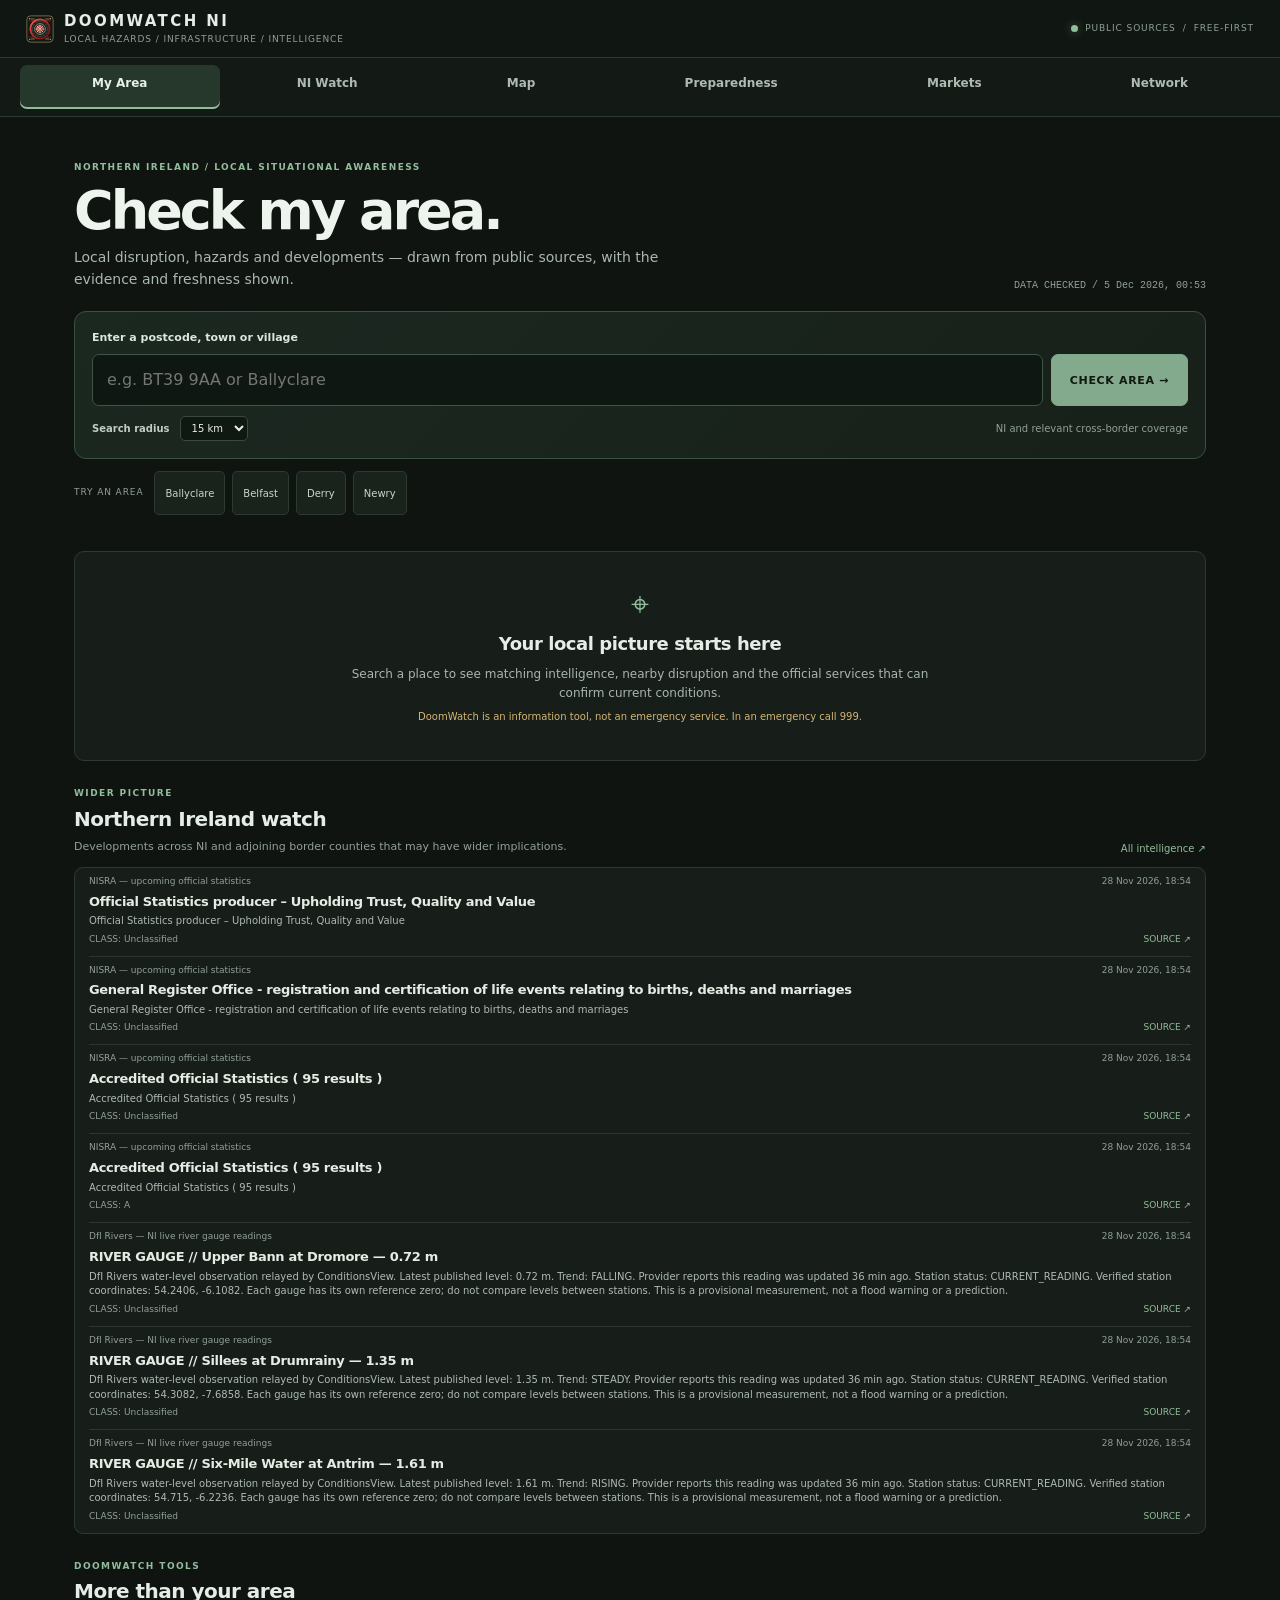
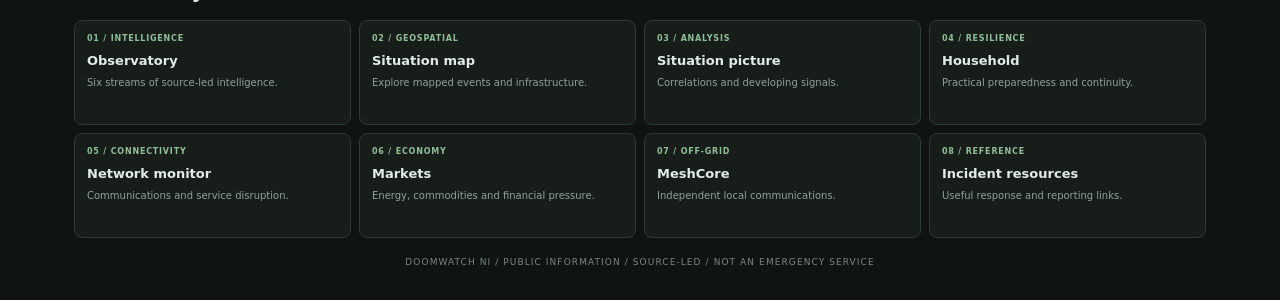
<file: index.html>
<!doctype html>
<html lang="en">
<head>
<meta charset="utf-8"><meta name="viewport" content="width=device-width,initial-scale=1">
<meta name="theme-color" content="#101411"><meta name="description" content="DoomWatch NI — local hazards, infrastructure disruption and verified public information across Northern Ireland and nearby border counties.">
<link rel="manifest" href="./manifest.json"><link rel="stylesheet" href="./doomwatch.css"><link rel="stylesheet" href="./doomwatch-ni.css">
<title>DOOMWATCH NI / CHECK MY AREA</title>
</head>
<body class="dw-ni-home">
<header hidden><div>DOOMWATCH NI</div></header>
<main class="dw-ni-main">
<section class="ni-hero">
 <div class="ni-eyebrow">NORTHERN IRELAND / LOCAL SITUATIONAL AWARENESS</div>
 <div class="ni-hero-row"><div><h1>Check my area.</h1><p>Local disruption, hazards and developments — drawn from public sources, with the evidence and freshness shown.</p></div><div class="ni-clock" id="ni-updated">LOADING DATA</div></div>
 <form id="area-form" class="ni-search">
  <label for="area-query">Enter a postcode, town or village</label>
  <div class="ni-search-row"><input id="area-query" name="area" autocomplete="postal-code" placeholder="e.g. BT39 9AA or Ballyclare" required><button type="submit">CHECK AREA <span aria-hidden="true">→</span></button></div>
  <div class="ni-search-options"><label for="area-radius">Search radius</label><select id="area-radius"><option value="5">5 km</option><option value="15" selected>15 km</option><option value="30">30 km</option><option value="50">50 km</option></select><span>NI and relevant cross-border coverage</span></div>
 </form>
 <div class="ni-quick"><span>TRY AN AREA</span><button type="button" data-area="Ballyclare">Ballyclare</button><button type="button" data-area="Belfast">Belfast</button><button type="button" data-area="Derry / Londonderry">Derry</button><button type="button" data-area="Newry">Newry</button></div>
</section>
<section class="ni-results" id="area-results" aria-live="polite">
 <div class="ni-welcome"><div class="ni-welcome-icon">⌖</div><h2>Your local picture starts here</h2><p>Search a place to see matching intelligence, nearby disruption and the official services that can confirm current conditions.</p><p class="ni-note">DoomWatch is an information tool, not an emergency service. In an emergency call 999.</p></div>
</section>
<section class="ni-global">
 <div class="ni-section-head"><div><span class="ni-eyebrow">WIDER PICTURE</span><h2>Northern Ireland watch</h2><p>Developments across NI and adjoining border counties that may have wider implications.</p></div><a href="./observatory.html">All intelligence ↗</a></div>
 <div id="ni-wide-feed" class="ni-feed"><p class="ni-muted">Loading regional intelligence…</p></div>
</section>
<section class="ni-secondary">
 <div class="ni-section-head"><div><span class="ni-eyebrow">DOOMWATCH TOOLS</span><h2>More than your area</h2></div></div>
 <div class="ni-tool-grid">
  <a href="./observatory.html"><b>01 / INTELLIGENCE</b><strong>Observatory</strong><span>Six streams of source-led intelligence.</span></a>
  <a href="./map.html"><b>02 / GEOSPATIAL</b><strong>Situation map</strong><span>Explore mapped events and infrastructure.</span></a>
  <a href="./correlation.html"><b>03 / ANALYSIS</b><strong>Situation picture</strong><span>Correlations and developing signals.</span></a>
  <a href="./household.html"><b>04 / RESILIENCE</b><strong>Household</strong><span>Practical preparedness and continuity.</span></a>
  <a href="./communications.html"><b>05 / CONNECTIVITY</b><strong>Network monitor</strong><span>Communications and service disruption.</span></a>
  <a href="./markets.html"><b>06 / ECONOMY</b><strong>Markets</strong><span>Energy, commodities and financial pressure.</span></a>
  <a href="./meshcore.html"><b>07 / OFF-GRID</b><strong>MeshCore</strong><span>Independent local communications.</span></a>
  <a href="./incident.html"><b>08 / REFERENCE</b><strong>Incident resources</strong><span>Useful response and reporting links.</span></a>
 </div>
</section>
<footer class="dw-footer">DOOMWATCH NI / PUBLIC INFORMATION / SOURCE-LED / NOT AN EMERGENCY SERVICE</footer>
</main>
<script src="./doomwatch-ui.js"></script>
<script>
(()=>{"use strict";
const $=id=>document.getElementById(id), esc=v=>String(v??"").replace(/[&<>"']/g,c=>({"&":"&amp;","<":"&lt;",">":"&gt;",'"':"&quot;","'":"&#39;"}[c]));
const state={area:"",geo:null,archive:[],observatory:{},communications:null,wide:[],radius:15,snapshotAt:null};
const now=()=>new Date();
const dateOf=v=>{if(!v)return null;const d=new Date(typeof v==="number"&&v<1e12?v*1000:v);return Number.isNaN(d.getTime())?null:d;};
const stamp=x=>x?.publishedAt||x?.date||x?.published||x?.collectedAt||x?.timestamp||x?.updatedAt||"";
const fmt=v=>{const d=dateOf(v);return d?d.toLocaleString("en-GB",{dateStyle:"medium",timeStyle:"short"}):"Date not supplied";};
const safeUrl=v=>{try{const u=new URL(String(v||""));return ["https:","http:"].includes(u.protocol)?u.href:"";}catch{return "";}};
const regionText=x=>[x?.region,x?.area,x?.location,x?.geo,x?.geography,x?.country,x?.title,x?.summary,x?.description,x?.contentSnippet].filter(Boolean).join(" ").toLowerCase();
const localPattern=s=>{const words=String(s||"").toLowerCase().replace(/[^a-z0-9 ]/g," ").split(/\s+/).filter(w=>w.length>2);return words.filter(w=>!["northern","ireland","county","district","road","street"].includes(w));};
function haversine(a,b){const rad=n=>n*Math.PI/180,R=6371,dLat=rad(b.lat-a.lat),dLon=rad(b.lon-a.lon),x=Math.sin(dLat/2)**2+Math.cos(rad(a.lat))*Math.cos(rad(b.lat))*Math.sin(dLon/2)**2;return 2*R*Math.asin(Math.sqrt(x));}
function coords(x){const lat=Number(x.latitude??x.lat??x.geometry?.coordinates?.[1]??x.coordinates?.lat),lon=Number(x.longitude??x.lon??x.lng??x.geometry?.coordinates?.[0]??x.coordinates?.lon);return Number.isFinite(lat)&&Number.isFinite(lon)&&Math.abs(lat)<=90&&Math.abs(lon)<=180?{lat,lon}:null;}
function matchLocal(x){const text=regionText(x),terms=localPattern(state.area);if(!terms.length)return false;const geo=coords(x);if(geo&&state.geo)return haversine(geo,state.geo)<=state.radius;return terms.some(t=>text.includes(t));}
function isNI(x){return /northern ireland|\bni\b|belfast|antrim|armagh|derry|londonderry|fermanagh|tyrone|down|newry|lisburn|ballyclare|carrickfergus|coleraine|omagh|enniskillen|cookstown|limavady|strabane|banbridge|newtownards|larne|magherafelt|mid ulster/.test(regionText(x));}
function isBorder(x){return /\bdonegal\b|\bleitrim\b|\bcavan\b|\bmonaghan\b|\blouth\b/.test(regionText(x));}
function allRecords(){const a=state.archive;const o=state.observatory;const extra=[];Object.values(o.flows||{}).forEach(f=>{if(Array.isArray(f.records))extra.push(...f.records);});return [...a,...extra];}
function story(x){const u=safeUrl(x.url||x.link||x.articleUrl),title=esc(x.title||x.headline||x.name||"Untitled report"),source=esc(x.source||x.publisher||x.sourceName||x.sourceId||"Source not identified"),grade=esc(String(x.reliabilityGrade||x.sourceGrade||x.trust||"Unclassified").replaceAll("_"," ").replaceAll("-"," "));return '<article class="ni-story"><div class="ni-story-meta"><span>'+source+'</span><span>'+fmt(stamp(x))+'</span></div><h3>'+(u?'<a href="'+esc(u)+'" target="_blank" rel="noopener noreferrer">'+title+'</a>':title)+'</h3><p>'+esc(x.summary||x.description||x.contentSnippet||"The source record does not include a summary.")+'</p><div class="ni-story-foot"><span>CLASS: '+grade+'</span>'+(u?'<a href="'+esc(u)+'" target="_blank" rel="noopener noreferrer">SOURCE ↗</a>':"")+'</div></article>';}
function setStatus(el,kind,title,detail,link){$(el).innerHTML='<div class="ni-status '+kind+'"><div class="ni-status-mark"></div><div><strong>'+esc(title)+'</strong><span>'+esc(detail)+'</span>'+(link?'<a href="'+esc(link.url)+'" target="_blank" rel="noopener noreferrer">'+esc(link.label)+' ↗</a>':"")+'</div></div>';}
async function geocode(q){const s=q.trim();if(!s)throw Error("Enter a postcode, town or village.");
 if(/^[A-Z]{1,2}\d[A-Z\d]?\s*\d[A-Z]{2}$/i.test(s)){const p=await fetch("https://api.postcodes.io/postcodes/"+encodeURIComponent(s.replace(/\s/g,"")),{cache:"no-store"});if(p.ok){const j=await p.json();if(j.status===200&&j.result)return {lat:j.result.latitude,lon:j.result.longitude,label:j.result.admin_district||j.result.parish||s,postcode:j.result.postcode};}}
 const url="https://nominatim.openstreetmap.org/search?format=jsonv2&limit=1&countrycodes=gb,ie&q="+encodeURIComponent(s);
 const r=await fetch(url,{headers:{"Accept":"application/json"}});if(!r.ok)throw Error("Place lookup unavailable. Try a full postcode or a nearby town.");const rows=await r.json();if(!rows.length)throw Error("Couldn't locate that place. Check the spelling or try a postcode.");
 return {lat:Number(rows[0].lat),lon:Number(rows[0].lon),label:rows[0].display_name.split(",").slice(0,3).join(", "),postcode:""};
}
function classify(x){const s=(x.type||x.category||x.sourceType||x.title||"").toLowerCase()+" "+regionText(x);if(/flood|river|rainfall|coastal|storm|weather|warning/.test(s))return ["Weather & flooding","ni-blue"];if(/electric|power|nie network|outage/.test(s))return ["Electricity","ni-amber"];if(/water|sewage|reservoir/.test(s))return ["Water","ni-blue"];if(/fire|smoke|hazmat|chemical|pollution|environment/.test(s))return ["Fire & environment","ni-red"];if(/road|traffic|transport|rail|port|airport/.test(s))return ["Transport","ni-amber"];if(/health|hospital|public health/.test(s))return ["Health","ni-red"];if(/telecom|mobile|broadband|network/.test(s))return ["Connectivity","ni-purple"];return ["Local development","ni-neutral"];}
function renderArea(items){const target=$("area-results"),recent=items.filter(x=>{const d=dateOf(stamp(x));return !d||now()-d<14*86400000;}).sort((a,b)=>(dateOf(stamp(b))?.getTime()||0)-(dateOf(stamp(a))?.getTime()||0));const local=recent.filter(matchLocal),near=local.slice(0,30);
 const cards=[["Electricity","https://powercheck.nienetworks.co.uk/TabularFaults.html","NIE Networks Powercheck","Check live reported network faults for your area."],["Water","https://www.niwater.com/whats-happening-in-your-area/current-service-updates/","NI Water service updates","Check interruptions, planned works and water quality notices."],["Weather & flooding","https://www.metoffice.gov.uk/weather/warnings-and-advice/uk-warnings","Met Office warnings","Official warnings for Northern Ireland."],["Flooding","https://www.nidirect.gov.uk/articles/flooding","DfI / nidirect flood information","Official NI flood advice and reporting."],["Air quality","https://airquality.gov.uk/","UK-AIR monitoring","Check monitoring stations and current air quality."],["Roads","https://www.trafficwatchni.com/","TrafficWatchNI","Road incidents, roadworks and planned events."]];
 const statusHtml=cards.map(c=>'<div class="ni-service"><div class="ni-service-icon">⌁</div><div><strong>'+c[0]+'</strong><span>'+c[3]+'</span><a href="'+c[1]+'" target="_blank" rel="noopener noreferrer">'+c[2]+' ↗</a></div><em>CHECK SOURCE</em></div>').join("");
 const list=near.length?near.slice(0,12).map(x=>{const c=classify(x);return '<div class="ni-local-item"><span class="ni-tag '+c[1]+'">'+c[0]+'</span>'+story(x)+'</div>';}).join(""):'<div class="ni-empty"><strong>No matching local records found in the current archive.</strong><p>This is not confirmation that the area is clear. The archive may not contain precise location data or a current report. Use the official service links below for live checks.</p></div>';
 target.innerHTML='<div class="ni-area-banner"><div><span class="ni-eyebrow">AREA SEARCH</span><h2>'+esc(state.area)+'</h2><p>'+esc(state.geo?.label||"Location resolved")+' · '+state.radius+' km search radius</p></div><button type="button" id="change-area">CHANGE AREA</button></div><div class="ni-integrity"><span class="ni-integrity-dot"></span><span><strong>'+near.length+' matching records</strong> in the available 14-day archive · '+items.length+' records examined · snapshot '+fmt(state.snapshotAt)+'</span></div><div class="ni-area-grid"><div class="ni-area-main"><section class="ni-card"><div class="ni-section-head"><div><span class="ni-eyebrow">LOCAL DEVELOPMENTS</span><h2>What is happening nearby?</h2></div></div>'+list+'</section></div><aside class="ni-area-side"><section class="ni-card"><span class="ni-eyebrow">OFFICIAL LIVE CHECKS</span><h2>Verify local conditions</h2><p class="ni-muted">These links take you to the responsible service. DoomWatch does not infer an all-clear from an empty news feed.</p>'+statusHtml+'</section></aside></div><p class="ni-disclaimer">Location matching uses available place names and coordinates in collected records. Where a record has no usable location, it is not presented as local. Cross-border results are included when relevant. Always follow official instructions.</p>';
 $("change-area").addEventListener("click",()=>{$("area-query").focus();window.scrollTo({top:0,behavior:"smooth"});});
}
async function checkArea(q){$("area-results").innerHTML='<div class="ni-loading">LOCATING AREA AND MATCHING AVAILABLE RECORDS…</div>';state.area=q;try{state.geo=await geocode(q);state.radius=Number($("area-radius").value)||15;renderArea(allRecords());}catch(e){$("area-results").innerHTML='<div class="ni-error"><strong>Area search could not be completed.</strong><p>'+esc(e.message)+'</p><p>Try a postcode such as BT39 9AA or a nearby town.</p></div>';}}
function renderWide(){const rows=[...state.archive.filter(x=>isNI(x)||isBorder(x)),...Object.values(state.observatory.flows||{}).flatMap(f=>Array.isArray(f.records)?f.records:[]).filter(x=>isNI(x)||isBorder(x))].sort((a,b)=>(dateOf(stamp(b))?.getTime()||0)-(dateOf(stamp(a))?.getTime()||0)).slice(0,7);$("ni-wide-feed").innerHTML=rows.length?rows.map(story).join(""):'<p class="ni-muted">No regional records are available in the current snapshot. Open the full Observatory for source and collection status.</p>';}
async function load(){const files=["./data/intelligence.json","./data/observatory.json","./data/communications.json"];const results=await Promise.allSettled(files.map(async u=>{const r=await fetch(u+"?v="+Date.now(),{cache:"no-store"});if(!r.ok)throw Error(u+" "+r.status);return r.json();}));if(results[0].status==="fulfilled"){state.archive=Array.isArray(results[0].value.articles)?results[0].value.articles:[];state.snapshotAt=results[0].value.collector?.lastRun||results[0].value.updatedAt||null;}if(results[1].status==="fulfilled")state.observatory=results[1].value;if(results[2].status==="fulfilled")state.communications=results[2].value;$("ni-updated").textContent="DATA CHECKED / "+fmt(new Date().toISOString());renderWide();if(state.area&&state.geo)renderArea(allRecords());}
$("area-form").addEventListener("submit",e=>{e.preventDefault();checkArea($("area-query").value);});
document.querySelectorAll("[data-area]").forEach(b=>b.addEventListener("click",()=>{$("area-query").value=b.dataset.area;checkArea(b.dataset.area);}));
load().catch(()=>{$("ni-updated").textContent="PARTIAL DATA";$("ni-wide-feed").innerHTML='<p class="ni-muted">Regional intelligence snapshot could not be loaded.</p>';});
})();
</script>
</body></html>
</file>
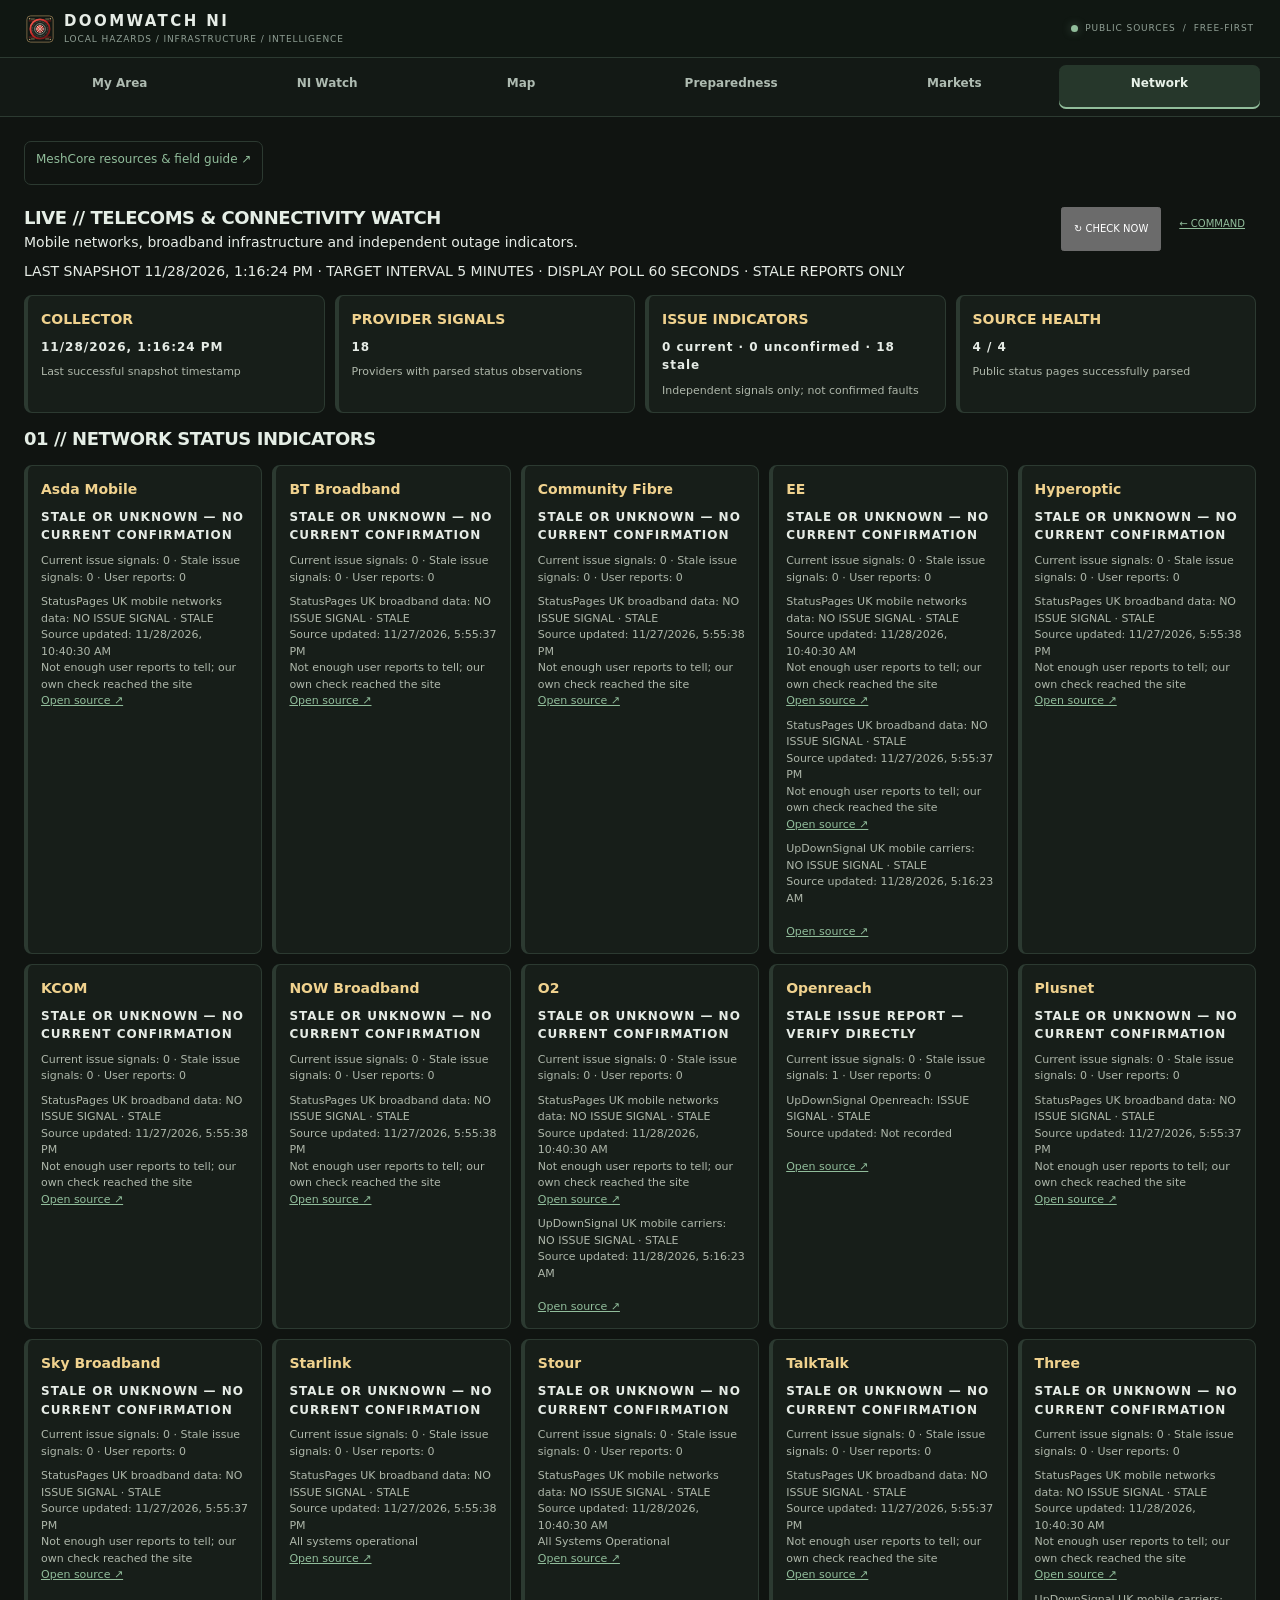
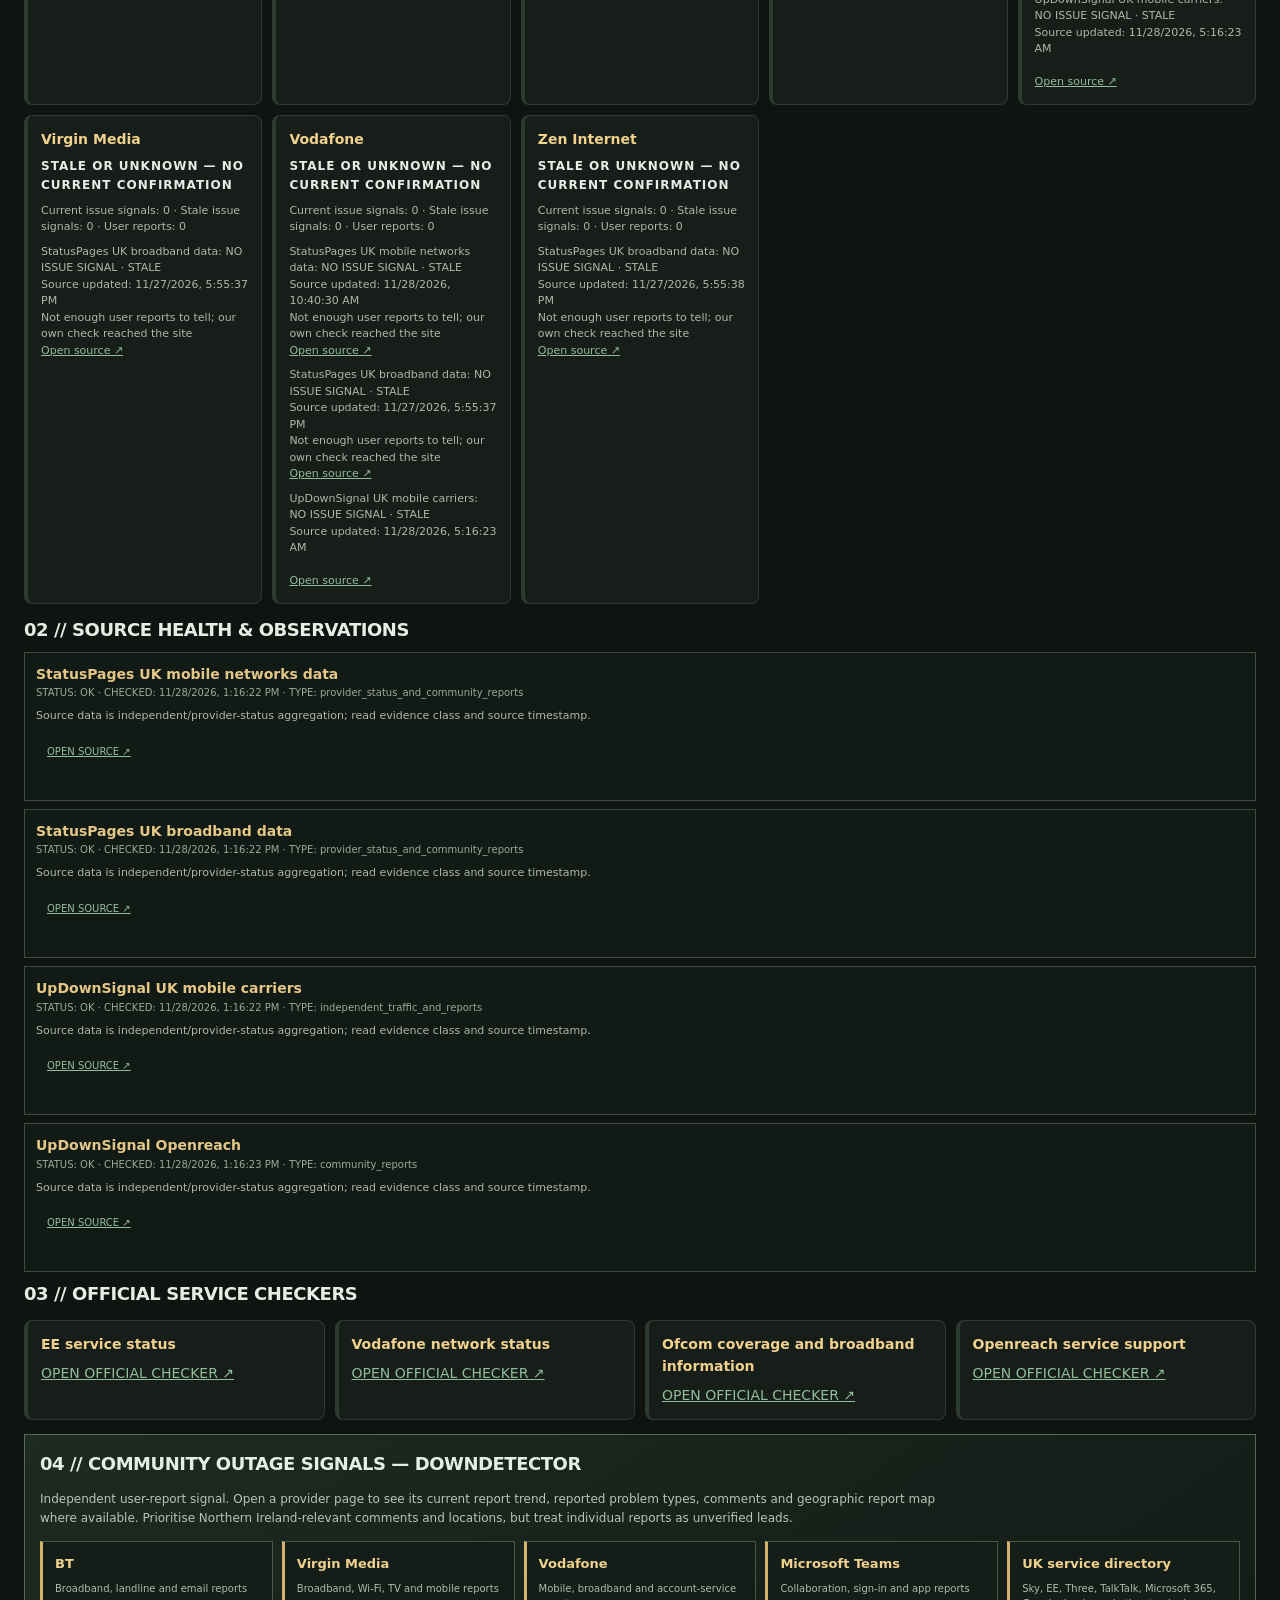
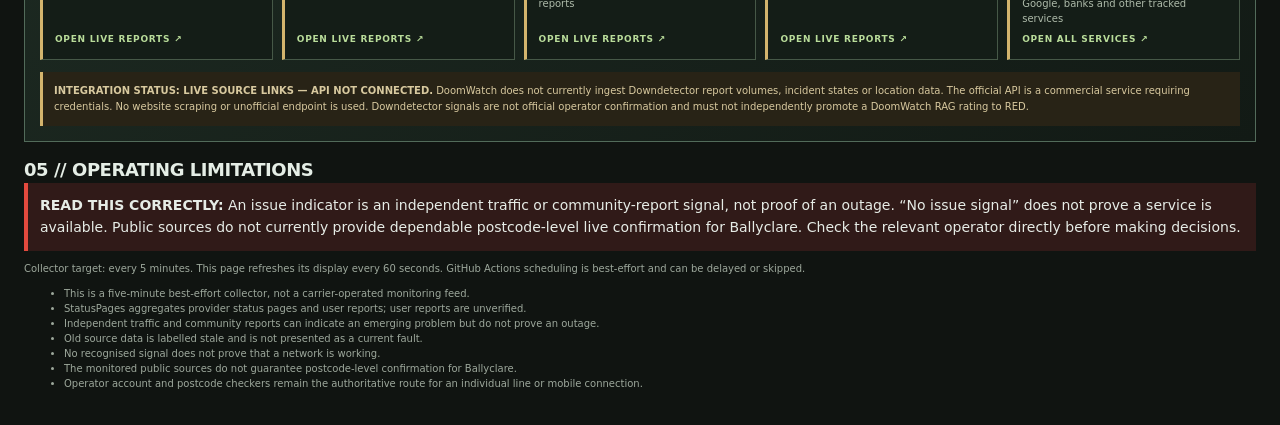
<file: communications.html>
<!DOCTYPE html>
<html lang="en">
<head>
<meta charset="UTF-8">
<meta name="viewport" content="width=device-width, initial-scale=1">
<meta name="theme-color" content="#111714">
<meta name="description" content="DoomWatch live communications and telecoms outage watch for the UK and Northern Ireland.">
<title>DOOMWATCH // LIVE COMMS WATCH</title>
<link rel="stylesheet" href="./doomwatch.css">
<style>
.comms-head{display:flex;justify-content:space-between;gap:12px;align-items:center;flex-wrap:wrap}
.comms-grid{display:grid;grid-template-columns:repeat(auto-fit,minmax(min(100%,220px),1fr));gap:10px;margin:12px 0}
.comms-card{background:linear-gradient(145deg,#222b25,#131a16);border:1px solid #4b574e;border-left:4px solid #74836d;padding:13px;min-width:0}
.comms-card.issue{border-left-color:#e34a3e}.comms-card.clear{border-left-color:#8cc978}.comms-card.unknown{border-left-color:#c6a36b}
.comms-card strong{display:block;color:#f0d28e;font-size:14px;margin-bottom:7px}
.comms-status{font-size:12px;font-weight:800;letter-spacing:1px}
.comms-detail{font-size:11px;color:#aeb7aa;line-height:1.5;margin-top:8px;overflow-wrap:anywhere}
.comms-actions{display:flex;gap:7px;flex-wrap:wrap;margin:10px 0}
.comms-actions a,.comms-actions button{display:inline-block;padding:9px 11px;font-size:10px}
.comms-source{padding:11px;background:#121a15;border:1px solid #3e4b40;margin:8px 0;overflow-wrap:anywhere}
.comms-source strong{color:#e4c787}
.comms-warning{border-left:4px solid #e34a3e;background:#301a18;padding:12px;line-height:1.55}
.comms-good{border-left:4px solid #8cc978;background:#17251a;padding:12px;line-height:1.55}
.comms-meta{font-size:10px;color:#9da89c;line-height:1.5}
.comms-table{width:100%;border-collapse:collapse;font-size:11px}
.comms-table th,.comms-table td{text-align:left;padding:8px;border-bottom:1px solid #3d493f;vertical-align:top}
@media(max-width:600px){.comms-table{display:block;overflow-x:auto;white-space:normal}}

.dd-panel{margin:14px 0;padding:15px;border:1px solid #526b5a;background:linear-gradient(145deg,#1d2a22,#121a15)}
.dd-intro{max-width:900px;color:#b8c5b5;font-size:12px;line-height:1.6}
.dd-grid{display:grid;grid-template-columns:repeat(auto-fit,minmax(min(100%,190px),1fr));gap:9px;margin:12px 0}
.dd-card{display:flex;flex-direction:column;gap:7px;min-height:112px;padding:12px;border:1px solid #465847;border-left:3px solid #d3b46d;background:#141d17;text-decoration:none!important}
.dd-card strong{color:#f0d28e;font-size:13px}.dd-card span{color:#aebbaa;font-size:10px;line-height:1.5}.dd-card b{margin-top:auto;color:#b9dc9a;font-size:9px;letter-spacing:.08em}
.dd-note{padding:11px;border-left:3px solid #d3b46d;background:#282316;color:#d8c99f;font-size:10px;line-height:1.6}
</style>
</head>
<body>
<header class="dw-masthead">
 <div class="dw-brand"><img class="dw-emblem" src="./containment.svg" alt=""><div><div class="dw-wordmark">DOOMWATCH</div><div class="dw-tagline">OPERATION CONTAINMENT // LIVE COMMS WATCH</div></div></div>
 <div class="dw-hardware"><div class="dw-statusbox"><strong>COMMS MONITOR</strong><span id="live-state">CONNECTING</span><div class="dw-lamps"><i class="dw-lamp amber"></i><i class="dw-lamp"></i><i class="dw-lamp"></i></div></div><div class="dw-valves"><i class="dw-valve red"></i><i class="dw-valve"></i></div></div>
</header>
<nav class="dw-global-nav" aria-label="DoomWatch modules">
 <a href="./index.html">COMMAND</a><a href="./markets.html">MARKETS</a><a href="./household.html">HOUSEHOLD</a><a href="./feed.html">FEED</a><a href="./map.html">MAP</a><a href="./communications.html" aria-current="page">COMMS</a>
</nav>
<main>
 <div class="comms-head"><div><h2>LIVE // TELECOMS & CONNECTIVITY WATCH</h2><div class="muted">Mobile networks, broadband infrastructure and independent outage indicators.</div></div><div class="comms-actions"><button id="refresh">↻ CHECK NOW</button><a class="action-button" href="./index.html">← COMMAND</a></div></div>
 <div id="collector-status" class="terminal" role="status" aria-live="polite">CONNECTING TO COMMS INTELLIGENCE…</div>
 <div class="comms-grid">
  <div class="comms-card unknown"><strong>COLLECTOR</strong><div class="comms-status" id="collector-time">WAITING</div><div class="comms-detail">Last successful snapshot timestamp</div></div>
  <div class="comms-card unknown"><strong>PROVIDER SIGNALS</strong><div class="comms-status" id="provider-count">—</div><div class="comms-detail">Providers with parsed status observations</div></div>
  <div class="comms-card unknown"><strong>ISSUE INDICATORS</strong><div class="comms-status" id="issue-count">—</div><div class="comms-detail">Independent signals only; not confirmed faults</div></div>
  <div class="comms-card unknown"><strong>SOURCE HEALTH</strong><div class="comms-status" id="source-count">—</div><div class="comms-detail">Public status pages successfully parsed</div></div>
 </div>
 <h2>01 // NETWORK STATUS INDICATORS</h2>
 <div id="provider-list" class="comms-grid"><div class="panel muted">Waiting for first collector snapshot.</div></div>
 <h2>02 // SOURCE HEALTH & OBSERVATIONS</h2>
 <div id="source-list"><div class="panel muted">Waiting for source diagnostics.</div></div>
 <h2>03 // OFFICIAL SERVICE CHECKERS</h2>
 <div id="official-list" class="comms-grid"></div>

 <section class="dd-panel" aria-labelledby="dd-title">
  <h2 id="dd-title">04 // COMMUNITY OUTAGE SIGNALS — DOWNDETECTOR</h2>
  <p class="dd-intro">Independent user-report signal. Open a provider page to see its current report trend, reported problem types, comments and geographic report map where available. Prioritise Northern Ireland-relevant comments and locations, but treat individual reports as unverified leads.</p>
  <div class="dd-grid">
   <a class="dd-card" href="https://downdetector.co.uk/status/bt-british-telecom/" target="_blank" rel="noopener noreferrer"><strong>BT</strong><span>Broadband, landline and email reports</span><b>OPEN LIVE REPORTS ↗</b></a>
   <a class="dd-card" href="https://downdetector.co.uk/status/virgin-media/" target="_blank" rel="noopener noreferrer"><strong>Virgin Media</strong><span>Broadband, Wi-Fi, TV and mobile reports</span><b>OPEN LIVE REPORTS ↗</b></a>
   <a class="dd-card" href="https://downdetector.co.uk/status/vodafone/" target="_blank" rel="noopener noreferrer"><strong>Vodafone</strong><span>Mobile, broadband and account-service reports</span><b>OPEN LIVE REPORTS ↗</b></a>
   <a class="dd-card" href="https://downdetector.co.uk/status/Teams/" target="_blank" rel="noopener noreferrer"><strong>Microsoft Teams</strong><span>Collaboration, sign-in and app reports</span><b>OPEN LIVE REPORTS ↗</b></a>
   <a class="dd-card" href="https://downdetector.co.uk/" target="_blank" rel="noopener noreferrer"><strong>UK service directory</strong><span>Sky, EE, Three, TalkTalk, Microsoft 365, Google, banks and other tracked services</span><b>OPEN ALL SERVICES ↗</b></a>
  </div>
  <div class="dd-note"><strong>INTEGRATION STATUS: LIVE SOURCE LINKS — API NOT CONNECTED.</strong> DoomWatch does not currently ingest Downdetector report volumes, incident states or location data. The official API is a commercial service requiring credentials. No website scraping or unofficial endpoint is used. Downdetector signals are not official operator confirmation and must not independently promote a DoomWatch RAG rating to RED.</div>
 </section>

 <h2>05 // OPERATING LIMITATIONS</h2>
 <div class="comms-warning"><strong>READ THIS CORRECTLY:</strong> An issue indicator is an independent traffic or community-report signal, not proof of an outage. “No issue signal” does not prove a service is available. Public sources do not currently provide dependable postcode-level live confirmation for Ballyclare. Check the relevant operator directly before making decisions.</div>
 <p class="comms-meta">Collector target: every 5 minutes. This page refreshes its display every 60 seconds. GitHub Actions scheduling is best-effort and can be delayed or skipped.</p>
 <ul id="limitations" class="comms-meta"></ul>
</main>
<script>
const DATA_URL="./data/communications.json";
const $=id=>document.getElementById(id);
const esc=value=>String(value??"").replace(/[&<>"']/g,ch=>({"&":"&amp;","<":"&lt;",">":"&gt;",'"':"&quot;","'":"&#39;"}[ch]));
const time=value=>{if(!value)return"Not recorded";const d=new Date(value);return Number.isNaN(d.getTime())?esc(value):d.toLocaleString();};
function cardClass(status){return status==="ISSUE_SIGNAL"?"issue":status==="NO_ISSUE_SIGNAL"?"clear":"unknown";}
function statusLabel(status){return ({
 "ISSUE_SIGNAL":"CURRENT ISSUE SIGNAL — VERIFY",
 "UNCONFIRMED_REPORT_SIGNAL":"UNCONFIRMED USER REPORTS",
 "MAINTENANCE_SIGNAL":"MAINTENANCE NOTICE",
 "NO_ISSUE_SIGNAL":"NO ISSUE SIGNAL IN CURRENT SOURCE DATA",
 "STALE_ISSUE_SIGNAL":"STALE ISSUE REPORT — VERIFY DIRECTLY",
 "STALE_OR_UNKNOWN":"STALE OR UNKNOWN — NO CURRENT CONFIRMATION"
})[status]||"NO CURRENT DATA";}
function render(data){
 const sources=data.sources||[],providers=data.providers||[];
 const ok=sources.filter(s=>s.status==="OK").length;
 const issues=providers.filter(p=>p.status==="ISSUE_SIGNAL").length;
 const stale=providers.filter(p=>p.status==="STALE_ISSUE_SIGNAL"||p.status==="STALE_OR_UNKNOWN").length;
 const unconfirmed=providers.filter(p=>p.status==="UNCONFIRMED_REPORT_SIGNAL").length;
 $("live-state").textContent=issues?"SIGNAL DETECTED":"MONITORING";
 $("collector-time").textContent=time(data.generatedAt);
 $("provider-count").textContent=providers.length;
 $("issue-count").textContent=issues+" current · "+unconfirmed+" unconfirmed · "+stale+" stale";
 $("source-count").textContent=ok+" / "+sources.length;
 $("collector-status").textContent="LAST SNAPSHOT "+time(data.generatedAt)+" · TARGET INTERVAL "+(data.collectionIntervalMinutes||5)+" MINUTES · DISPLAY POLL 60 SECONDS · "+(issues?"CURRENT ISSUE SIGNALS PRESENT":data.overallStatus==="STALE_REPORTS_ONLY"?"STALE REPORTS ONLY":data.overallStatus==="STALE_DATA_PRESENT"?"STALE / UNKNOWN SOURCE DATA":data.overallStatus==="UNCONFIRMED_REPORTS"?"UNCONFIRMED REPORTS PRESENT":"NO CURRENT ISSUE SIGNAL DETECTED");
 $("provider-list").innerHTML=providers.length?providers.map(p=>'<article class="comms-card '+cardClass(p.status)+'"><strong>'+esc(p.provider)+'</strong><div class="comms-status">'+esc(statusLabel(p.status))+'</div><div class="comms-detail">Current issue signals: '+p.issueSignals+' · Stale issue signals: '+(p.staleIssueSignals||0)+' · User reports: '+(p.unconfirmedSignals||0)+'</div>'+(p.observations||[]).map(o=>'<div class="comms-detail">'+esc(o.source)+': '+esc(o.status.replaceAll("_"," "))+(o.stale?' · STALE':'')+'<br>Source updated: '+time(o.sourceUpdatedAt)+'<br>'+esc(o.summary||"")+(o.activeIncidents&&o.activeIncidents.length?'<br>Incident: '+esc(o.activeIncidents.join("; ")):'')+(o.reportedAreas&&o.reportedAreas.length?'<br>Reported areas: '+esc(o.reportedAreas.join(", ")):'')+'<br><a href="'+esc(o.url)+'" target="_blank" rel="noopener noreferrer">Open source ↗</a></div>').join("")+'</article>').join(""):'<div class="panel muted">No provider status rows were extracted. This is a coverage gap, not an all-clear.</div>';
 $("source-list").innerHTML=sources.map(s=>'<article class="comms-source"><strong>'+esc(s.name)+'</strong><div class="comms-meta">STATUS: '+esc(s.status)+' · CHECKED: '+time(s.checkedAt)+' · TYPE: '+esc(s.kind)+'</div><div class="comms-detail">'+esc(s.note||"")+'</div><div class="comms-actions"><a class="action-button" href="'+esc(s.displayUrl||s.url)+'" target="_blank" rel="noopener noreferrer">OPEN SOURCE ↗</a></div></article>').join("");
 $("official-list").innerHTML=(data.officialCheckers||[]).map(s=>'<div class="comms-card"><strong>'+esc(s.name)+'</strong><a href="'+esc(s.url)+'" target="_blank" rel="noopener noreferrer">OPEN OFFICIAL CHECKER ↗</a></div>').join("");

 $("limitations").innerHTML=(data.limitations||[]).map(x=>"<li>"+esc(x)+"</li>").join("");
}
async function load(){
 $("collector-status").textContent="CHECKING LATEST SNAPSHOT…";
 try{
  const response=await fetch(DATA_URL+"?t="+Date.now(),{cache:"no-store"});
  if(!response.ok)throw new Error("HTTP "+response.status);
  const data=await response.json();render(data);
 }catch(error){
  $("collector-status").textContent="COMMS SNAPSHOT UNAVAILABLE: "+error.message;
  $("live-state").textContent="DATA UNAVAILABLE";
 }
}
$("refresh").addEventListener("click",load);
load();
setInterval(load,60000);
</script>
<script src="./doomwatch-ui.js"></script>
</body>
</html>
</file>
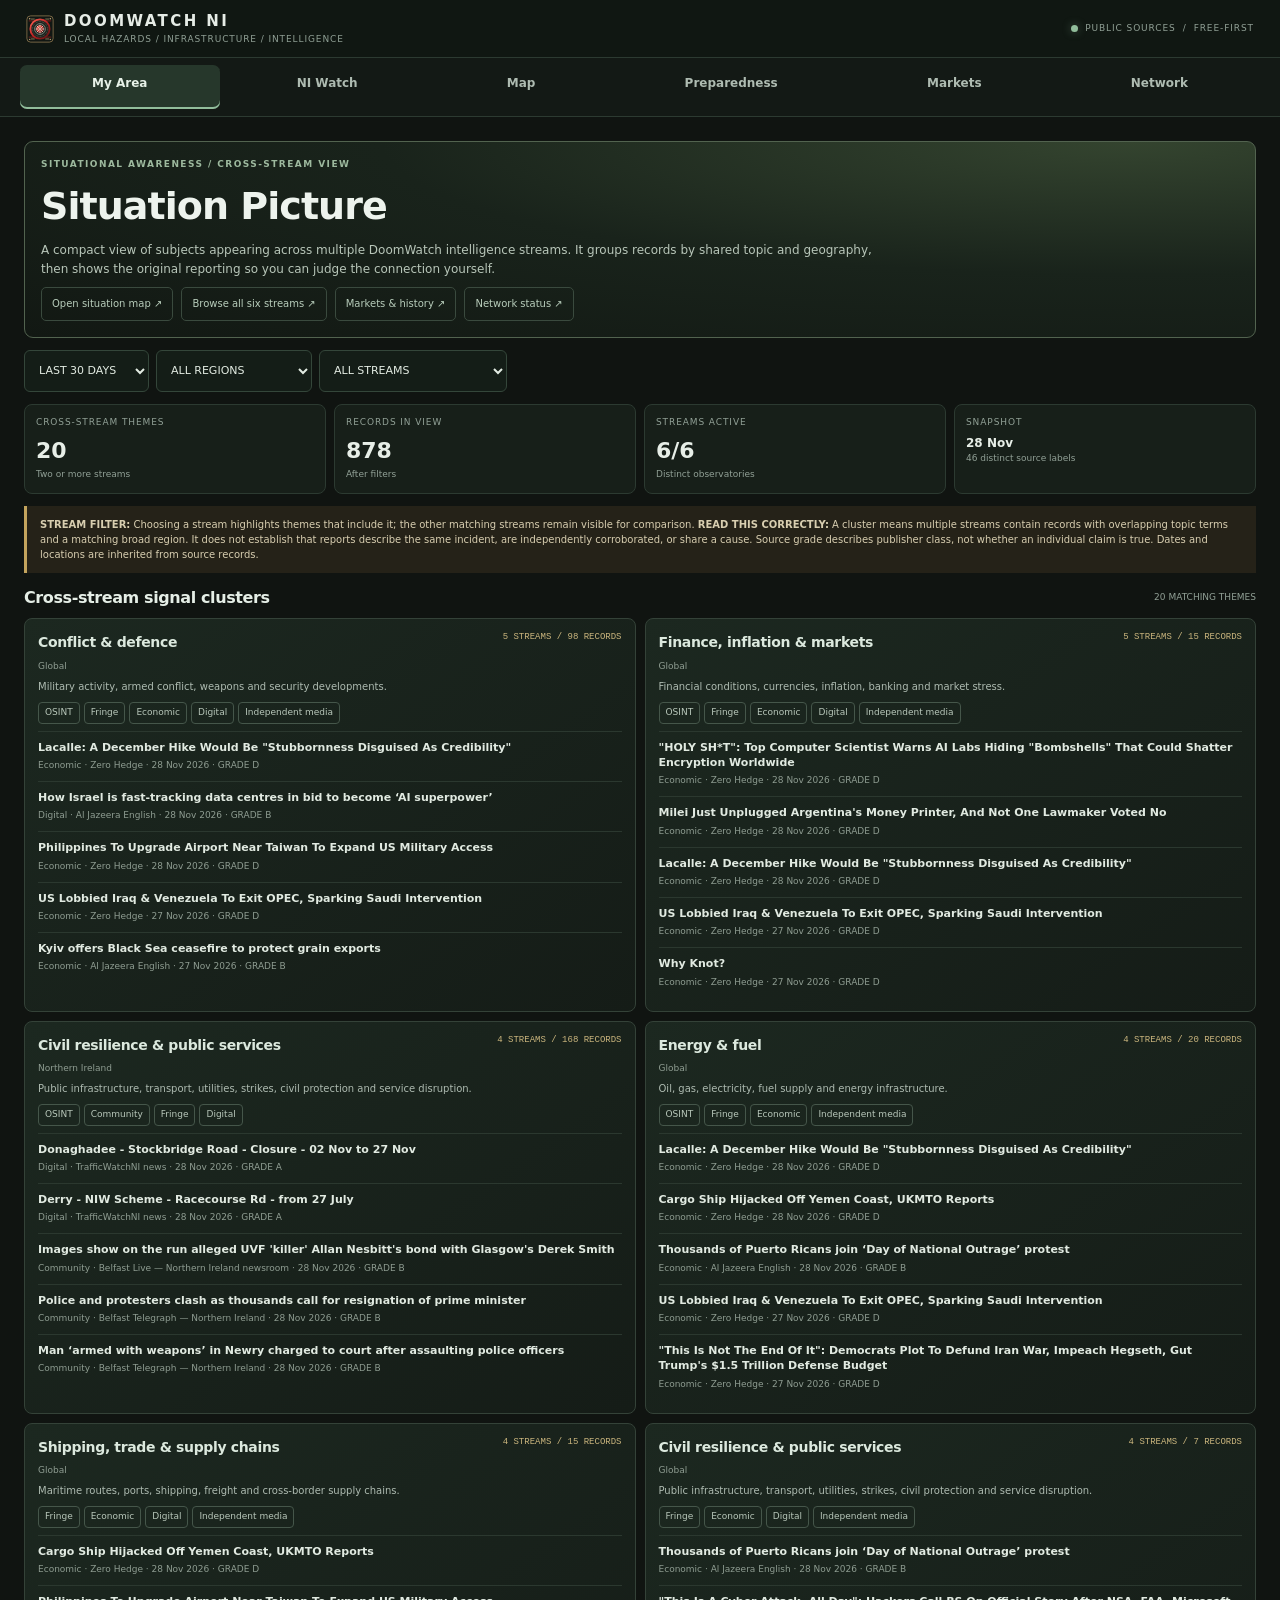
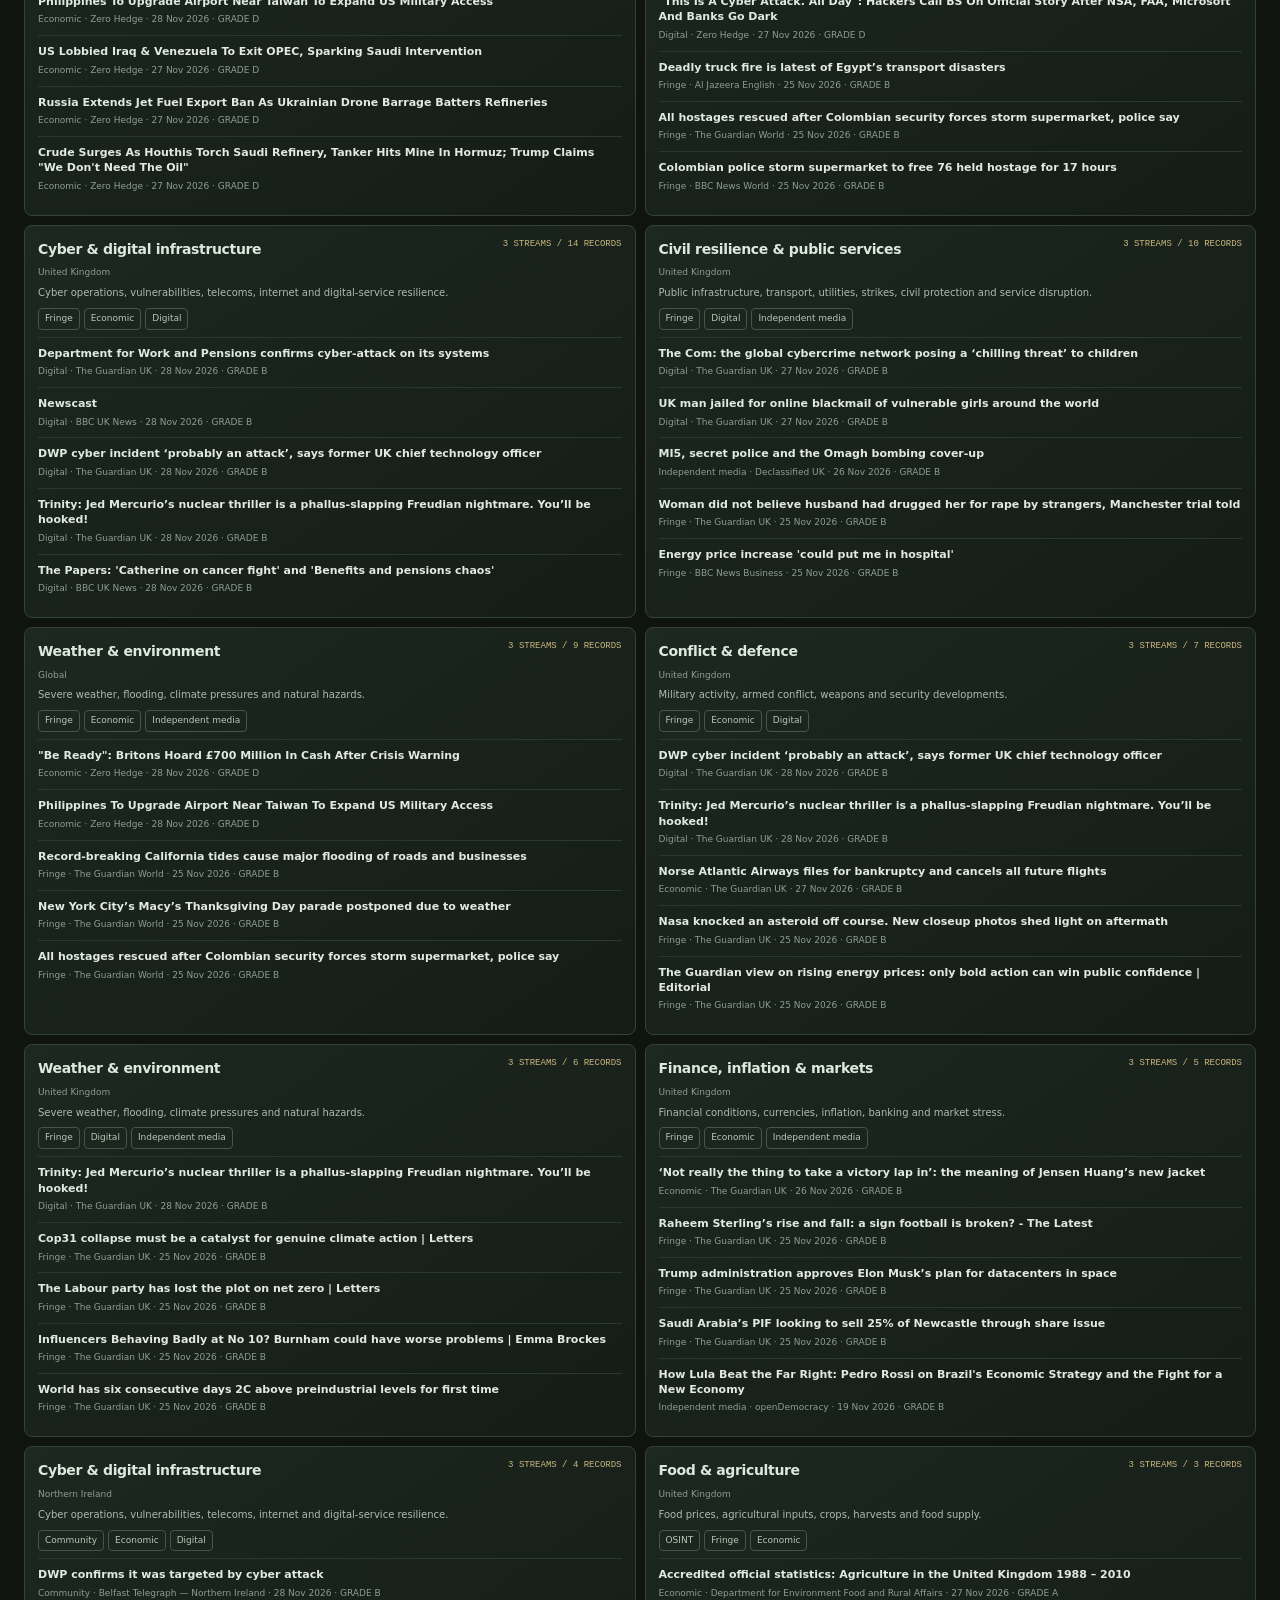
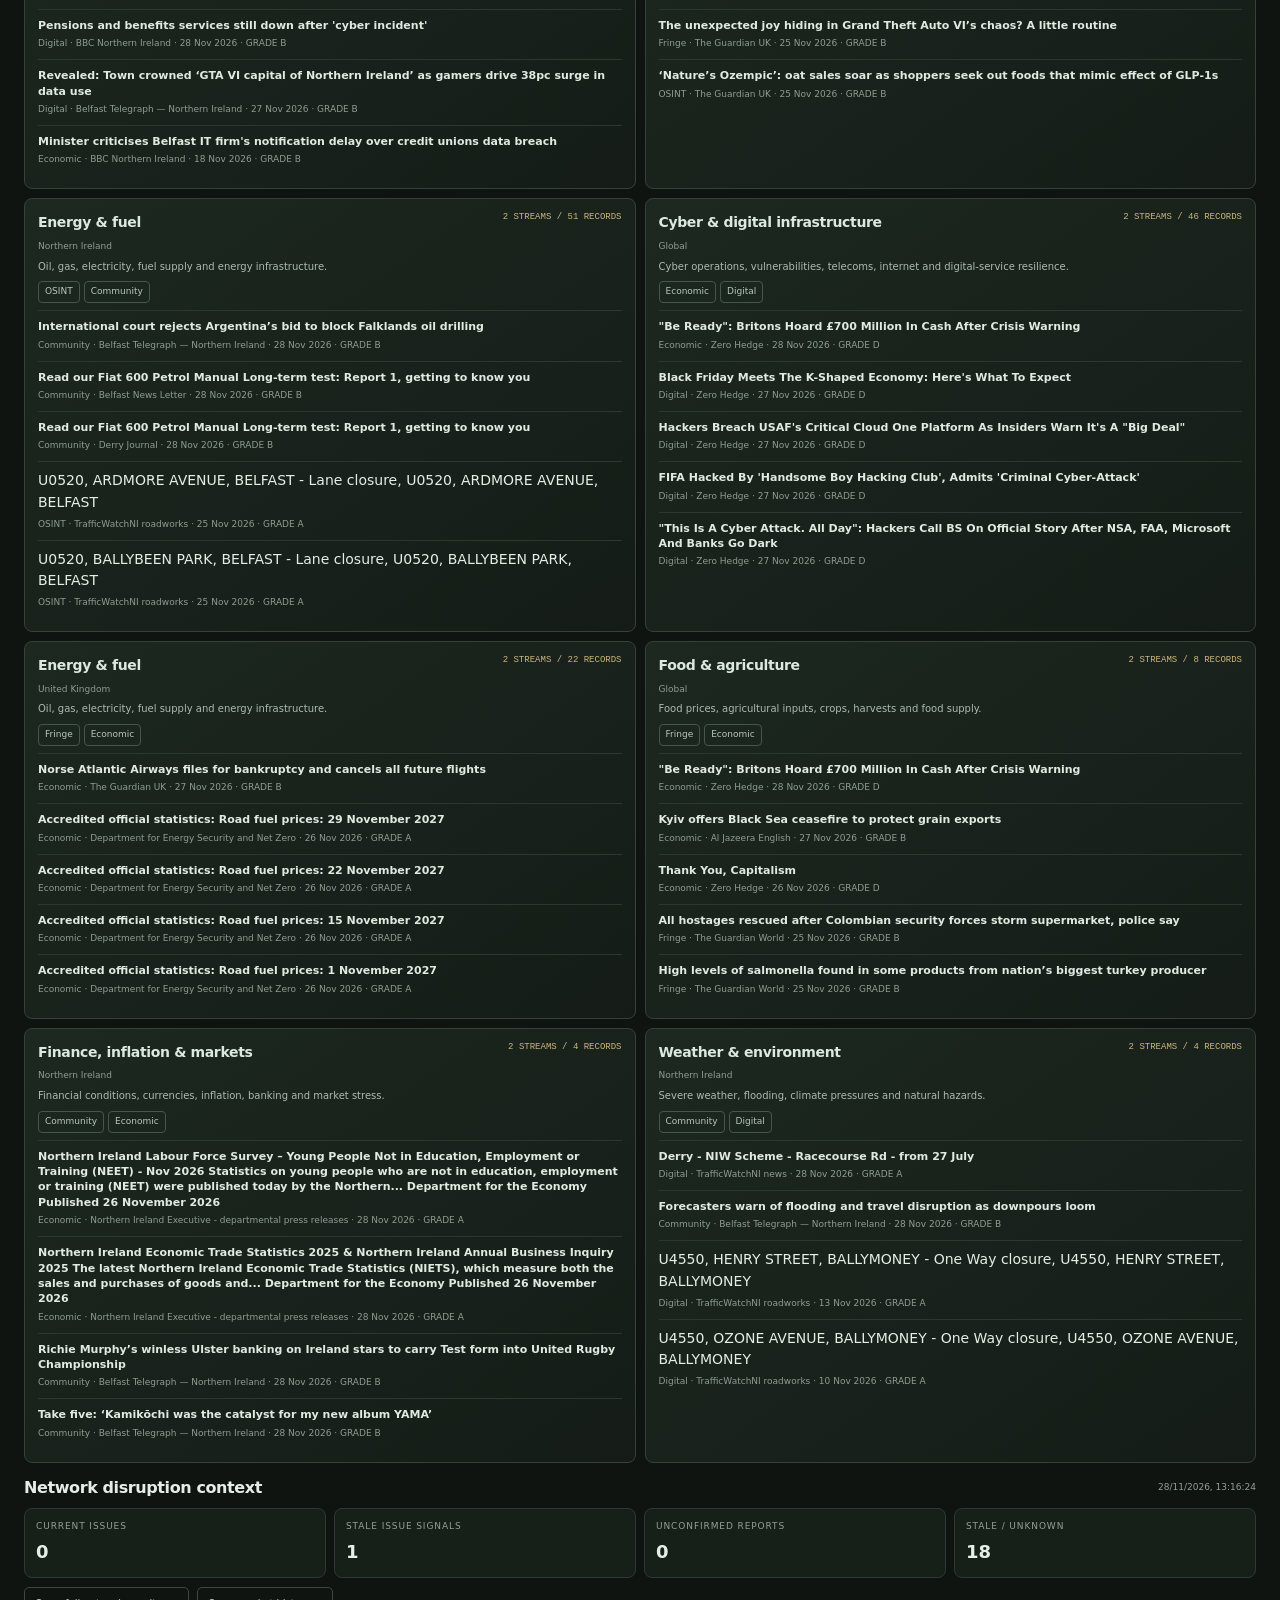
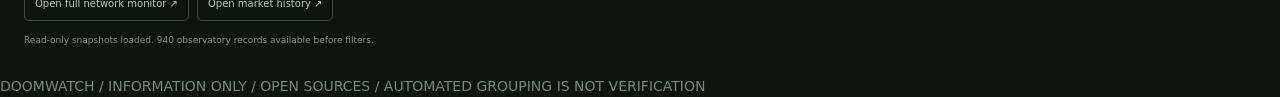
<file: correlation.html>
<!doctype html>
<html lang="en">
<head>
<meta charset="utf-8"><meta name="viewport" content="width=device-width,initial-scale=1">
<meta name="theme-color" content="#101411">
<meta name="description" content="DoomWatch cross-domain situation picture and source-linked signal clusters.">
<title>DOOMWATCH / SITUATION</title><link rel="stylesheet" href="./doomwatch.css">
<style>
.sit-hero{padding:16px;border:1px solid #52634f;border-radius:9px;background:radial-gradient(ellipse at 90% 0,#34442f,#19231b 48%,#121813);margin-bottom:12px}
.sit-kicker{font-size:9px;letter-spacing:.16em;color:#9db99e;font-weight:800}.sit-title{font-size:clamp(24px,5vw,36px);font-weight:850;letter-spacing:-.04em;margin:5px 0;color:#eef4ed}
.sit-sub{max-width:850px;color:#b8c6b9;font-size:12px;line-height:1.55;margin:0}
.sit-controls{display:flex;gap:7px;flex-wrap:wrap;margin:12px 0}.sit-controls select{min-height:42px;background:#141d17;border:1px solid #34463a;border-radius:6px;color:#e2ebe2;padding:8px 10px;font-size:11px}
.sit-summary{display:grid;grid-template-columns:repeat(4,minmax(0,1fr));gap:8px;margin:12px 0}.sit-stat{padding:11px;background:#171f19;border:1px solid #2c3a31;border-radius:8px;min-width:0}
.sit-stat span{display:block;color:#91a096;font-size:9px;letter-spacing:.1em}.sit-stat strong{display:block;font-size:22px;color:#e7eee7;margin-top:4px;overflow-wrap:anywhere}.sit-stat small{display:block;color:#91a096;font-size:9px}
.sit-note{padding:11px 13px;margin:10px 0;border-left:3px solid #c3a45d;background:#252218;color:#d8ceb0;font-size:10px;line-height:1.5}
.sit-section{margin:13px 0}.sit-section-head{display:flex;justify-content:space-between;align-items:center;gap:10px;margin-bottom:8px}.sit-section-head h2{font-size:16px!important}.sit-section-head small{font-size:9px;color:#91a096}
.sit-clusters{display:grid;grid-template-columns:repeat(2,minmax(0,1fr));gap:9px}.sit-cluster{min-width:0;padding:13px;border:1px solid #344238;border-radius:8px;background:linear-gradient(145deg,#1c2820,#151c17)}
.sit-cluster-top{display:flex;justify-content:space-between;align-items:flex-start;gap:8px}.sit-cluster h3{font-size:14px!important;margin:0 0 6px!important;color:#e8efe7}.sit-coverage{font:9px ui-monospace,monospace;color:#cbb67e;white-space:nowrap}
.sit-flows{display:flex;flex-wrap:wrap;gap:4px;margin:7px 0}.sit-flow{padding:3px 6px;border:1px solid #45564a;border-radius:4px;color:#b9c8bb;font-size:9px}
.sit-cluster p{font-size:10px;color:#aebbb1;line-height:1.45;margin:6px 0}.sit-record{padding:8px 0;border-top:1px solid #2b382f}.sit-record:first-of-type{border-top:0}
.sit-record a{display:block;color:#e1eae1;text-decoration:none;font-size:11px;line-height:1.4;font-weight:650}.sit-record a:hover{text-decoration:underline}.sit-meta{font-size:9px;color:#8f9d92;margin-top:4px}
.sit-empty{padding:18px;border:1px dashed #46564a;border-radius:8px;color:#9eaca1;font-size:11px;line-height:1.5}
.sit-network{display:grid;grid-template-columns:repeat(4,minmax(0,1fr));gap:8px}.sit-network .sit-stat strong{font-size:18px}
.sit-links{display:flex;gap:8px;flex-wrap:wrap;margin-top:9px}.sit-links a{font-size:10px;text-decoration:none;border:1px solid #3a4a3e;border-radius:5px;padding:8px 10px;color:#b8cdbb}
.sit-footer{font-size:9px;color:#829086;margin:12px 0 4px}
@media(max-width:720px){.sit-clusters{grid-template-columns:1fr}.sit-summary{grid-template-columns:repeat(2,minmax(0,1fr))}.sit-network{grid-template-columns:repeat(2,minmax(0,1fr))}}
</style>
</head>
<body>
<header><div class="brand"><div><div class="logo">DOOMWATCH</div><div class="subtitle">CROSS-DOMAIN SIGNAL ANALYSIS</div></div><div class="classification">AUTOMATED TOPIC GROUPING</div></div></header>
<main>
<section class="sit-hero">
 <div class="sit-kicker">SITUATIONAL AWARENESS / CROSS-STREAM VIEW</div><h1 class="sit-title">Situation Picture</h1>
 <p class="sit-sub">A compact view of subjects appearing across multiple DoomWatch intelligence streams. It groups records by shared topic and geography, then shows the original reporting so you can judge the connection yourself.</p>
 <div class="sit-links"><a href="./map.html">Open situation map ↗</a><a href="./observatory.html">Browse all six streams ↗</a><a href="./markets.html">Markets & history ↗</a><a href="./communications.html">Network status ↗</a></div>
</section>
<div class="sit-controls" aria-label="Situation picture filters">
 <select id="sit-period" aria-label="Time period"><option value="7">LAST 7 DAYS</option><option value="30" selected>LAST 30 DAYS</option><option value="90">LAST 90 DAYS</option><option value="0">ALL AVAILABLE</option></select>
 <select id="sit-region" aria-label="Geographic region"><option value="ALL">ALL REGIONS</option><option value="NI">NORTHERN IRELAND</option><option value="UK">UNITED KINGDOM</option><option value="GLOBAL">GLOBAL</option></select>
 <select id="sit-flow" aria-label="Show themes involving this stream"><option value="ALL">ALL STREAMS</option><option value="osint">OSINT OBSERVATORY</option><option value="community">COMMUNITY SIGNALS</option><option value="fringe">FRINGE & EMERGING</option><option value="economic">ECONOMIC STRESS</option><option value="digital">DIGITAL INFRASTRUCTURE</option><option value="independent">INDEPENDENT MEDIA</option></select>
</div>
<section class="sit-summary" aria-label="Situation picture metrics">
 <div class="sit-stat"><span>CROSS-STREAM THEMES</span><strong id="sit-themes">—</strong><small>Two or more streams</small></div>
 <div class="sit-stat"><span>RECORDS IN VIEW</span><strong id="sit-records">—</strong><small>After filters</small></div>
 <div class="sit-stat"><span>STREAMS ACTIVE</span><strong id="sit-streams">—</strong><small>Distinct observatories</small></div>
 <div class="sit-stat"><span>SNAPSHOT</span><strong id="sit-updated" style="font-size:12px">WAITING</strong><small id="sit-source-count">Source count pending</small></div>
</section>
<div class="sit-note"><strong>STREAM FILTER:</strong> Choosing a stream highlights themes that include it; the other matching streams remain visible for comparison. <strong>READ THIS CORRECTLY:</strong> A cluster means multiple streams contain records with overlapping topic terms and a matching broad region. It does not establish that reports describe the same incident, are independently corroborated, or share a cause. Source grade describes publisher class, not whether an individual claim is true. Dates and locations are inherited from source records.</div>
<section class="sit-section"><div class="sit-section-head"><h2>Cross-stream signal clusters</h2><small id="sit-cluster-count">BUILDING VIEW…</small></div><div id="sit-clusters" class="sit-clusters"><div class="sit-empty">Loading observatory records…</div></div></section>
<section class="sit-section">
 <div class="sit-section-head"><h2>Network disruption context</h2><small id="sit-network-updated">WAITING FOR SNAPSHOT</small></div>
 <div id="sit-network" class="sit-network"><div class="sit-empty">Loading network status…</div></div>
 <div class="sit-links"><a href="./communications.html">Open full network monitor ↗</a><a href="./markets.html">Open market history ↗</a></div>
</section>
<div class="sit-footer" id="sit-status" aria-live="polite">CONNECTING TO READ-ONLY SNAPSHOTS…</div>
</main>
<footer>DOOMWATCH / INFORMATION ONLY / OPEN SOURCES / AUTOMATED GROUPING IS NOT VERIFICATION</footer>
<script src="./doomwatch-ui.js"></script>
<script>
"use strict";
(()=>{
const $=id=>document.getElementById(id);
const esc=v=>String(v??"").replace(/[&<>"']/g,c=>({"&":"&amp;","<":"&lt;",">":"&gt;",'"':"&quot;","'":"&#39;"}[c]));
const flowNames={osint:"OSINT",community:"Community",fringe:"Fringe",economic:"Economic",digital:"Digital",independent:"Independent media"};
const flowOrder=["osint","community","fringe","economic","digital","independent"];
const topicRules=[
 {id:"conflict",name:"Conflict & defence",desc:"Military activity, armed conflict, weapons and security developments.",re:/\b(conflict|warfare|war |war-|military|missile|drone|airstrike|air strike|armed forces|nato|defence|defense|naval|weapons|ammunition|troops|ceasefire|battlefield|militant|insurgent)\b/i},
 {id:"energy",name:"Energy & fuel",desc:"Oil, gas, electricity, fuel supply and energy infrastructure.",re:/\b(energy|oil|gas|fuel|electricity|power grid|power station|refinery|pipeline|lng|nuclear power|heating oil|petrol|diesel|renewable)\b/i},
 {id:"cyber",name:"Cyber & digital infrastructure",desc:"Cyber operations, vulnerabilities, telecoms, internet and digital-service resilience.",re:/\b(cyber|ransomware|malware|vulnerability|data breach|telecom|broadband|internet outage|network outage|internet infrastructure|cloud service|data centre|bgp|satellite internet|communications outage)\b/i},
 {id:"shipping",name:"Shipping, trade & supply chains",desc:"Maritime routes, ports, shipping, freight and cross-border supply chains.",re:/\b(shipping|maritime|port|ports|vessel|tanker|strait|suez|hormuz|freight|trade route|container|supply chain|cargo|merchant fleet|shipping lane)\b/i},
 {id:"food",name:"Food & agriculture",desc:"Food prices, agricultural inputs, crops, harvests and food supply.",re:/\b(food|agriculture|agricultural|crop|harvest|fertili[sz]er|grain|wheat|livestock|dairy|supermarket|food inflation|food supply|farming)\b/i},
 {id:"weather",name:"Weather & environment",desc:"Severe weather, flooding, climate pressures and natural hazards.",re:/\b(flood|flooding|storm|weather|climate|drought|wildfire|earthquake|volcano|rainfall|heatwave|heat wave|landslide|natural hazard|environmental)\b/i},
 {id:"finance",name:"Finance, inflation & markets",desc:"Financial conditions, currencies, inflation, banking and market stress.",re:/\b(inflation|currency|sterling|pound|bitcoin|banking|bank failure|bond market|stock market|shares|recession|public debt|sovereign debt|interest rate|central bank|financial stress|market volatility|economy|economic growth)\b/i},
 {id:"resilience",name:"Civil resilience & public services",desc:"Public infrastructure, transport, utilities, strikes, civil protection and service disruption.",re:/\b(protest|strike action|industrial action|road closure|roadworks|transport|water supply|water outage|hospital|health service|emergency service|police|civil defence|public service|power outage|service disruption|infrastructure failure)\b/i},
 {id:"space",name:"Space, UAP & unexplained",desc:"Space activity and unexplained-phenomena reporting, including fringe-source leads.",re:/\b(ufo|uap|unidentified aerial|extraterrestrial|alien craft|anomalous phenomenon|space debris|space weather|solar flare|ancient civilisation|ancient civilization|occult|new world order|deep state|secret societ)\b/i}
];
let observatory=null,communications=null;
function dateOf(v){if(!v)return null;const d=new Date(v);return Number.isNaN(d.getTime())?null:d;}
function regionOf(v){
 const s=String(v||"").toLowerCase();
 if(/\bnorthern ireland\b|^ni$|\bni\b|belfast|antrim|derry|ballyclare/.test(s))return "NI";
 if(/\bunited kingdom\b|^uk$|\buk\b|england|scotland|wales|great britain|britain/.test(s))return "UK";
 if(/global|international|world|europe|asia|africa|middle east|america|oceania|republic of ireland|^ireland$/.test(s))return "GLOBAL";
 return "UNKNOWN";
}
function safeUrl(v){const s=String(v||"");try{const u=new URL(s);return u.protocol==="http:"||u.protocol==="https:"?u.href:"";}catch(e){return "";}}
function allRecords(){
 const out=[];
 for(const key of flowOrder){const rows=observatory?.flows?.[key]?.records;if(Array.isArray(rows))for(const r of rows)out.push({...r,flow:key});}
 return out;
}
function currentRecords(){
 const period=Number($("sit-period").value),region=$("sit-region").value,flow=$("sit-flow").value;
 const cutoff=period?Date.now()-period*86400000:0;
 return allRecords().filter(r=>{
  const d=dateOf(r.publishedAt)||dateOf(r.collectedAt);
  if(cutoff&&(!d||d.getTime()<cutoff))return false;
  if(region!=="ALL"&&regionOf(r.region)!==region)return false;
  return true;
 });
}
function topicMatches(r){
 const hay=[r.title,r.summary,r.category].filter(Boolean).join(" ");
 return topicRules.filter(t=>t.re.test(hay));
}
function buildClusters(records){
 const groups=new Map();
 for(const r of records){
  const geo=regionOf(r.region);if(geo==="UNKNOWN")continue;
  for(const topic of topicMatches(r)){
   const id=topic.id+"|"+geo;
   if(!groups.has(id))groups.set(id,{topic,geo,records:[],flows:new Set(),sources:new Set()});
   const g=groups.get(id);
   const dupe=g.records.some(x=>x.id===r.id||(x.url&&r.url&&x.url===r.url)||((x.sourceId||x.source)===(r.sourceId||r.source)&&x.title===r.title));
   if(dupe)continue;
   g.records.push(r);g.flows.add(r.flow);g.sources.add(r.sourceId||r.source||"unknown");
  }
 }
 return Array.from(groups.values()).filter(g=>g.flows.size>=2).map(g=>{
  g.records.sort((a,b)=>(dateOf(b.publishedAt||b.collectedAt)?.getTime()||0)-(dateOf(a.publishedAt||a.collectedAt)?.getTime()||0));
  return g;
 }).sort((a,b)=>b.flows.size-a.flows.size||b.records.length-a.records.length||a.topic.name.localeCompare(b.topic.name));
}
function recordHtml(r){
 const url=safeUrl(r.url),d=dateOf(r.publishedAt)||dateOf(r.collectedAt);
 const date=d?d.toLocaleDateString("en-GB",{day:"2-digit",month:"short",year:"numeric"}):"Date not supplied";
 const grade=String(r.reliabilityGrade||"U").toUpperCase(),title=esc(r.title||"Untitled source record");
 return '<div class="sit-record">'+(url?'<a href="'+esc(url)+'" target="_blank" rel="noopener noreferrer">'+title+'</a>':'<span>'+title+'</span>')+'<div class="sit-meta">'+esc(flowNames[r.flow]||r.flow)+' · '+esc(r.source||"Source not identified")+' · '+date+' · GRADE '+esc(grade)+'</div></div>';
}
function render(){
 const records=currentRecords(),selectedFlow=$("sit-flow").value,clusters=buildClusters(records).filter(g=>selectedFlow==="ALL"||g.flows.has(selectedFlow)),activeFlows=new Set(records.map(r=>r.flow));
 $("sit-themes").textContent=clusters.length.toLocaleString("en-GB");
 $("sit-records").textContent=records.length.toLocaleString("en-GB");
 $("sit-streams").textContent=activeFlows.size+"/6";
 $("sit-cluster-count").textContent=clusters.length+" MATCHING THEMES";
 const uniqueSources=new Set(records.map(r=>r.sourceId||r.source).filter(Boolean));
 $("sit-source-count").textContent=uniqueSources.size+" distinct source labels";
 if(!clusters.length){$("sit-clusters").innerHTML='<div class="sit-empty">No cross-stream topic overlaps match these filters. Try a longer period or all regions. This does not mean there are no relevant developments; it means the current records did not meet the grouping rules.</div>';return;}
 $("sit-clusters").innerHTML=clusters.slice(0,24).map(g=>{
  const flows=Array.from(g.flows).sort((a,b)=>flowOrder.indexOf(a)-flowOrder.indexOf(b));
  const label=g.geo==="NI"?"Northern Ireland":g.geo==="UK"?"United Kingdom":"Global";
  return '<article class="sit-cluster"><div class="sit-cluster-top"><div><h3>'+esc(g.topic.name)+'</h3><div class="sit-meta">'+label+'</div></div><div class="sit-coverage">'+flows.length+' STREAMS / '+g.records.length+' RECORDS</div></div><p>'+esc(g.topic.desc)+'</p><div class="sit-flows">'+flows.map(f=>'<span class="sit-flow">'+esc(flowNames[f])+'</span>').join("")+'</div>'+g.records.slice(0,5).map(recordHtml).join("")+'</article>';
 }).join("");
}
function renderNetwork(){
 if(!communications){$("sit-network").innerHTML='<div class="sit-empty">Network snapshot unavailable.</div>';return;}
 const s=communications.summary||{},updated=dateOf(communications.generatedAt);
 $("sit-network-updated").textContent=updated?updated.toLocaleString("en-GB"):"SNAPSHOT DATE NOT SUPPLIED";
 const items=[["Current issues",s.currentIssueProviders||0],["Stale issue signals",s.staleIssueProviders||0],["Unconfirmed reports",s.unconfirmedReportProviders||0],["Stale / unknown",s.staleOrUnknownProviders||0]];
 $("sit-network").innerHTML=items.map(x=>'<div class="sit-stat"><span>'+x[0].toUpperCase()+'</span><strong>'+Number(x[1]).toLocaleString("en-GB")+'</strong></div>').join("");
}
async function load(){
 const results=await Promise.allSettled([
  fetch("./data/observatory.json?v="+Date.now(),{cache:"no-store"}).then(r=>{if(!r.ok)throw Error("Observatory HTTP "+r.status);return r.json();}),
  fetch("./data/communications.json?v="+Date.now(),{cache:"no-store"}).then(r=>{if(!r.ok)throw Error("Network HTTP "+r.status);return r.json();})
 ]);
 if(results[0].status==="fulfilled"){
  observatory=results[0].value;const d=dateOf(observatory.generatedAt);
  $("sit-updated").textContent=d?d.toLocaleDateString("en-GB",{day:"2-digit",month:"short"}):"AVAILABLE";
 }else{$("sit-updated").textContent="PARTIAL";$("sit-clusters").innerHTML='<div class="sit-empty">Observatory snapshot unavailable. Check the collector run and refresh later.</div>';}
 if(results[1].status==="fulfilled")communications=results[1].value;
 renderNetwork();if(observatory)render();
 const failed=results.filter(x=>x.status==="rejected").length;
 $("sit-status").textContent=failed?failed+" snapshot(s) unavailable. Remaining information is shown where available.":"Read-only snapshots loaded. "+(observatory?.totalFlowRecords||0)+" observatory records available before filters.";
}
["sit-period","sit-region","sit-flow"].forEach(id=>$(id).addEventListener("change",render));
load().catch(e=>{$("sit-status").textContent="Snapshot loading error: "+e.message;});
})();
</script>
</body>
</html>
</file>
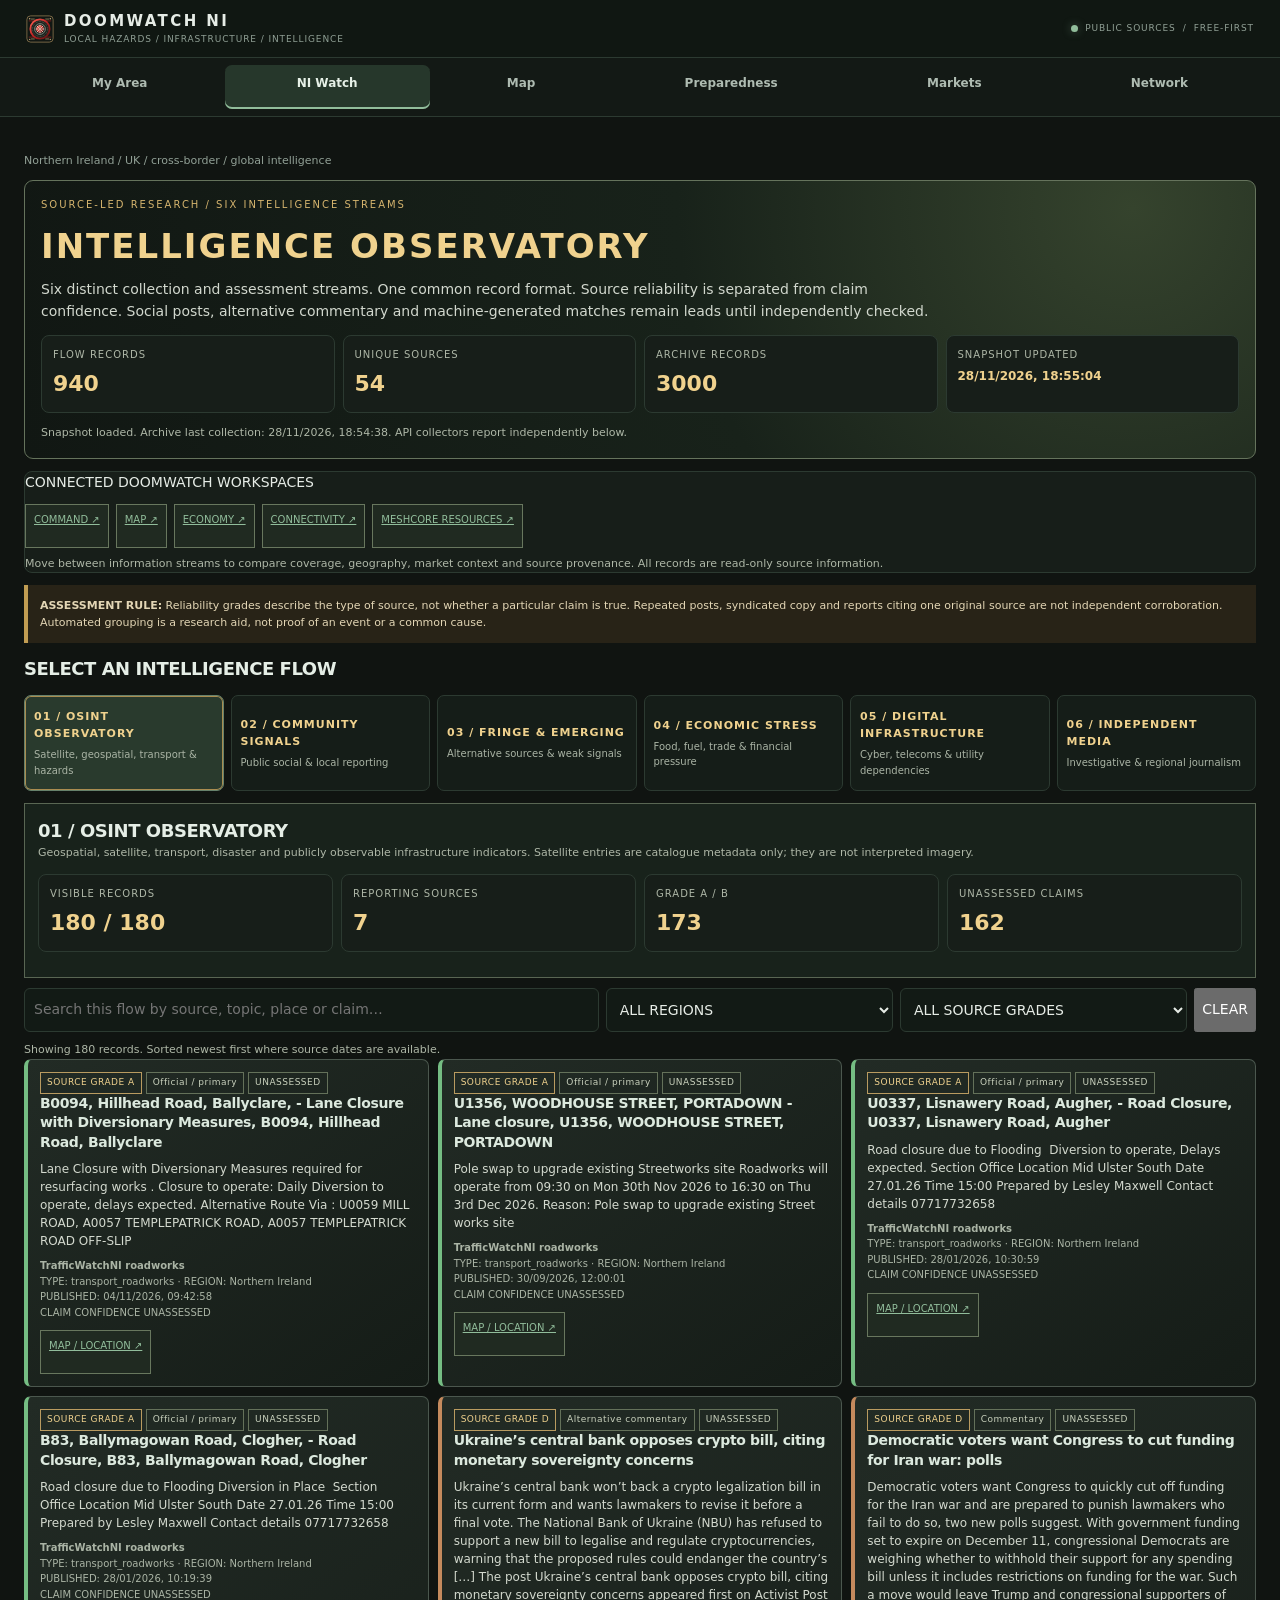
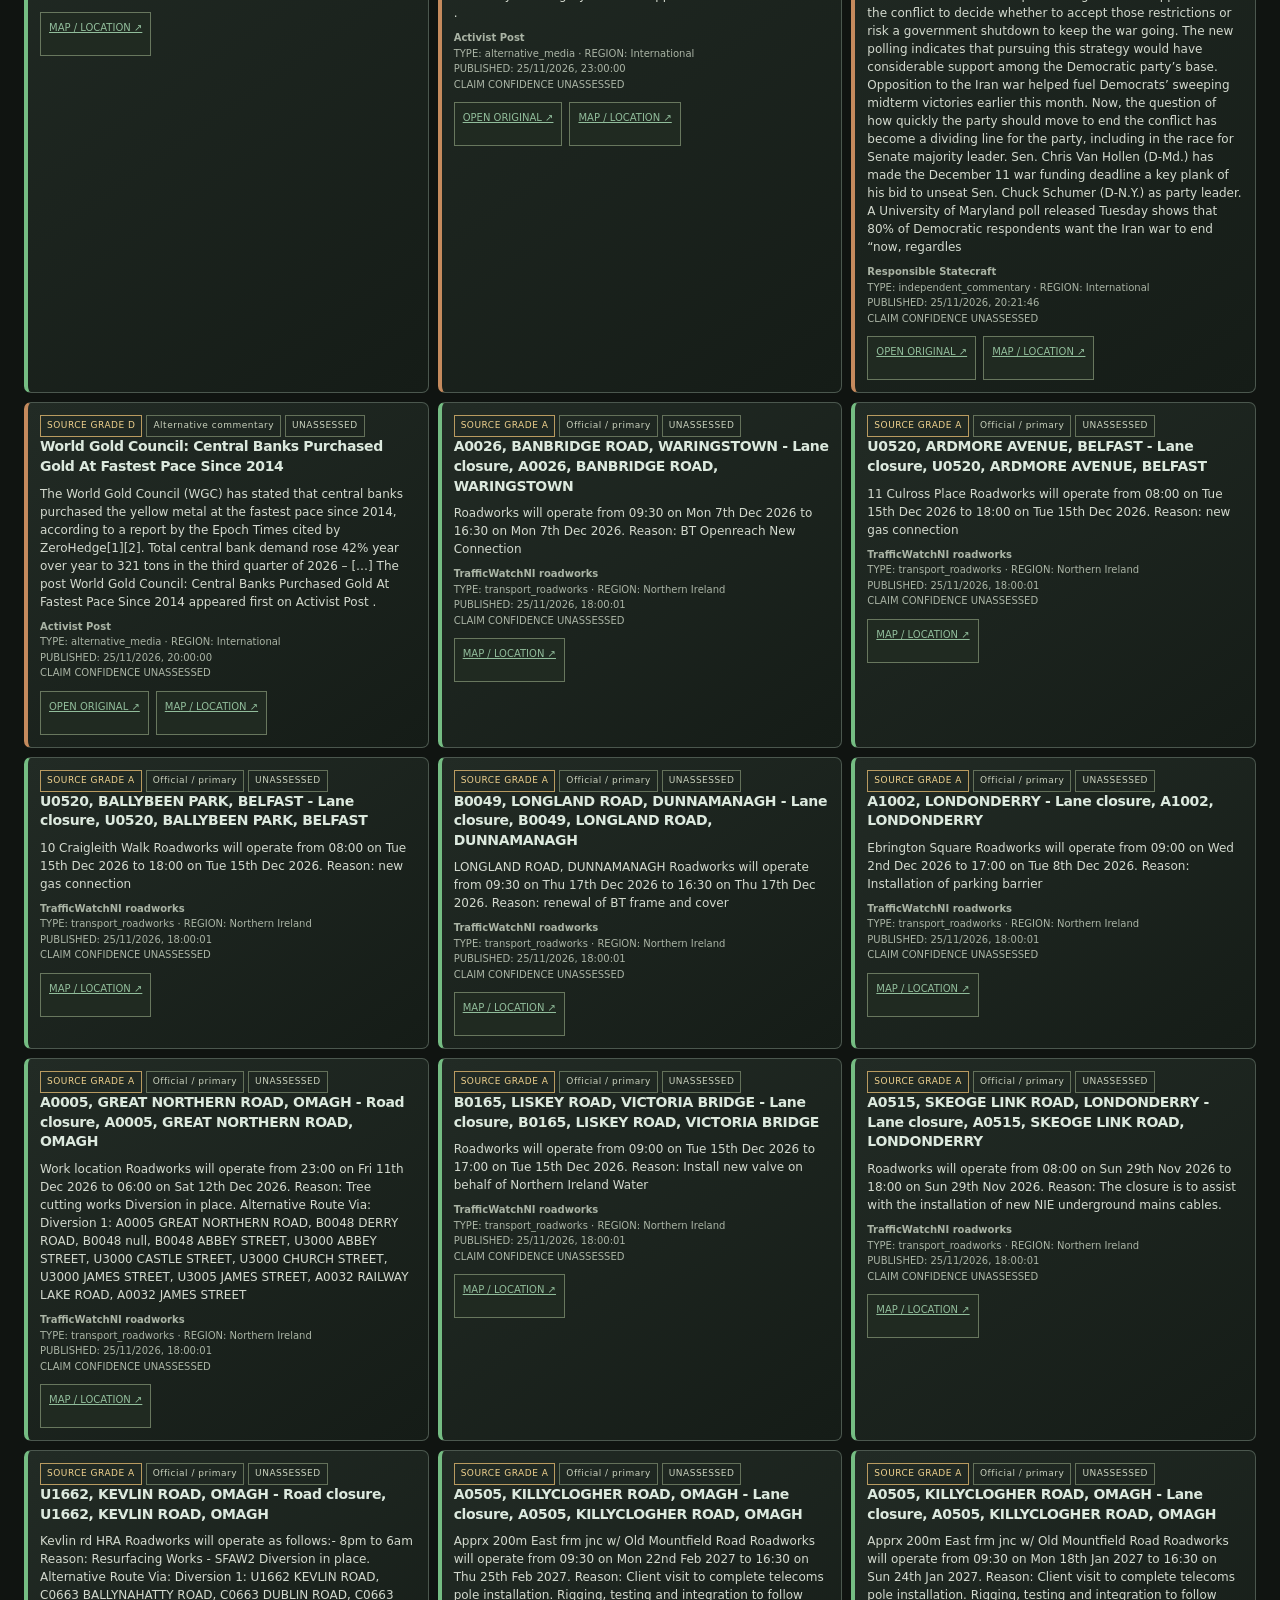
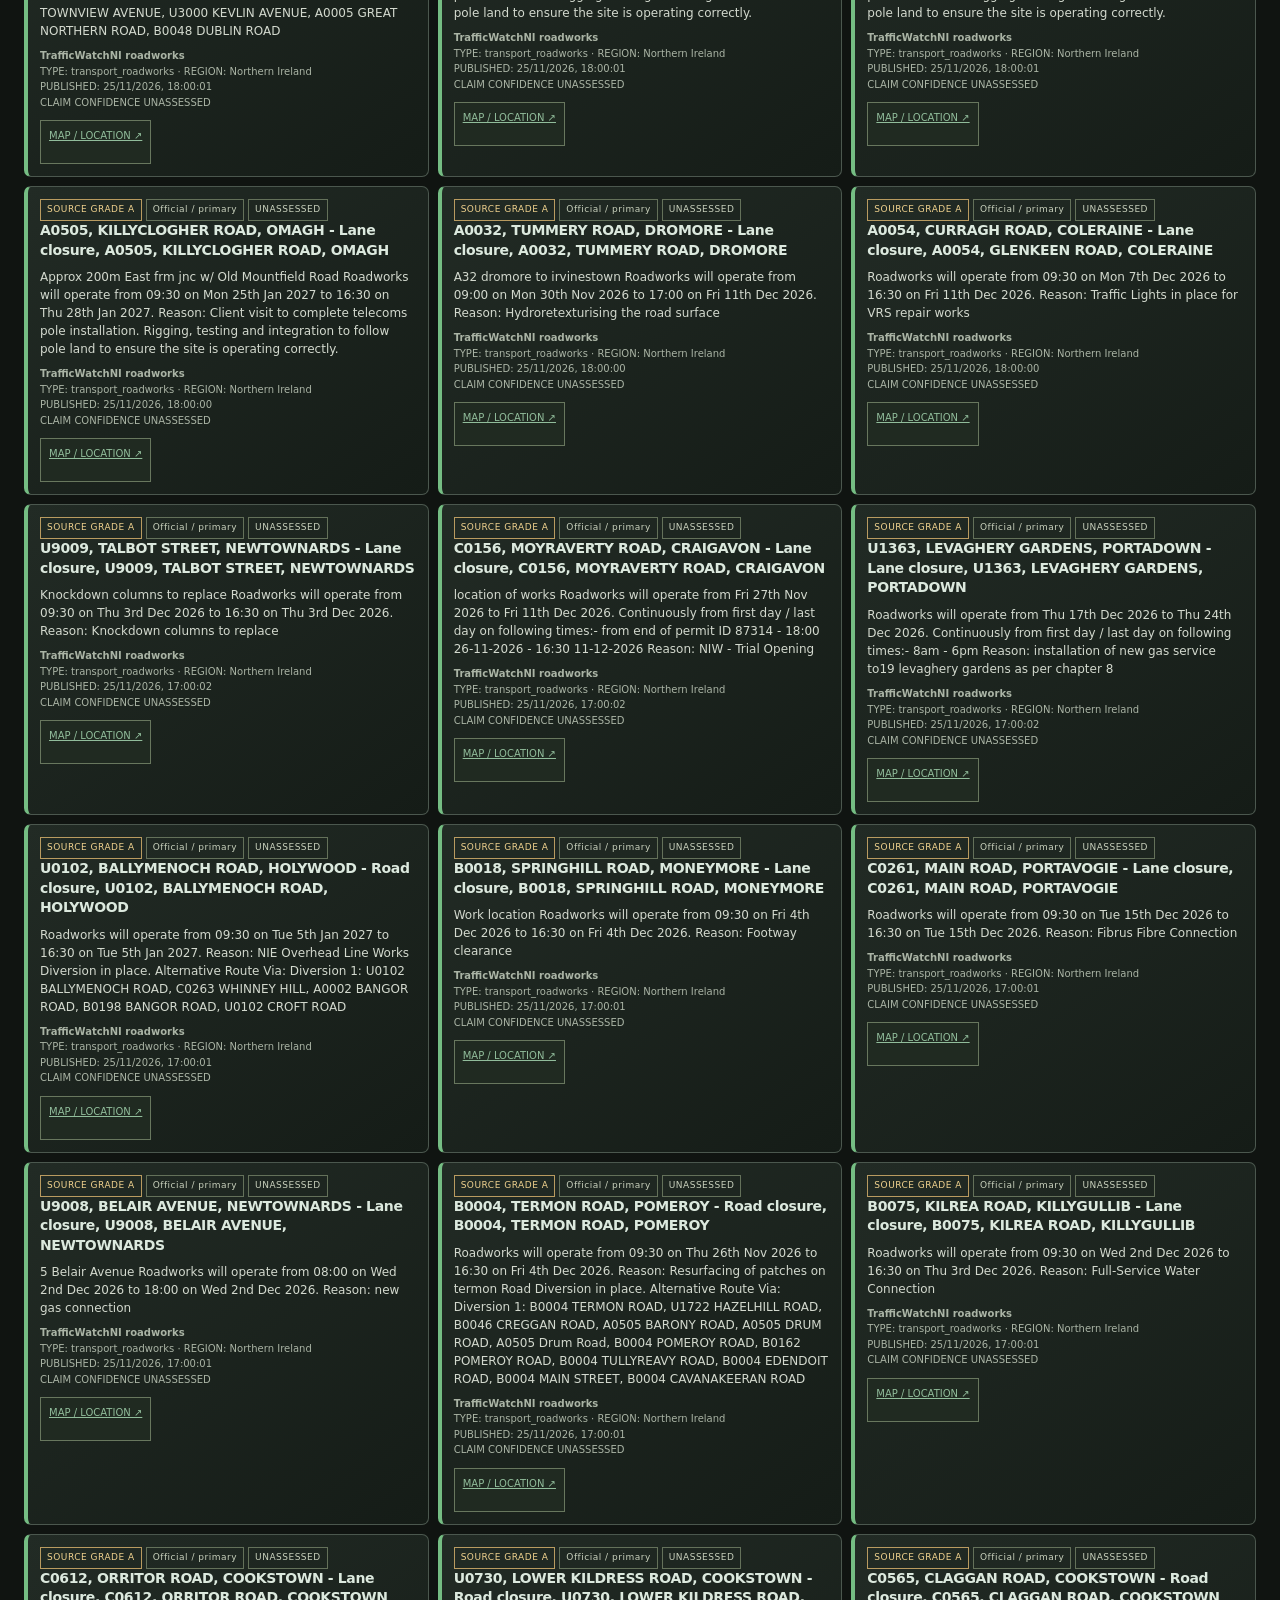
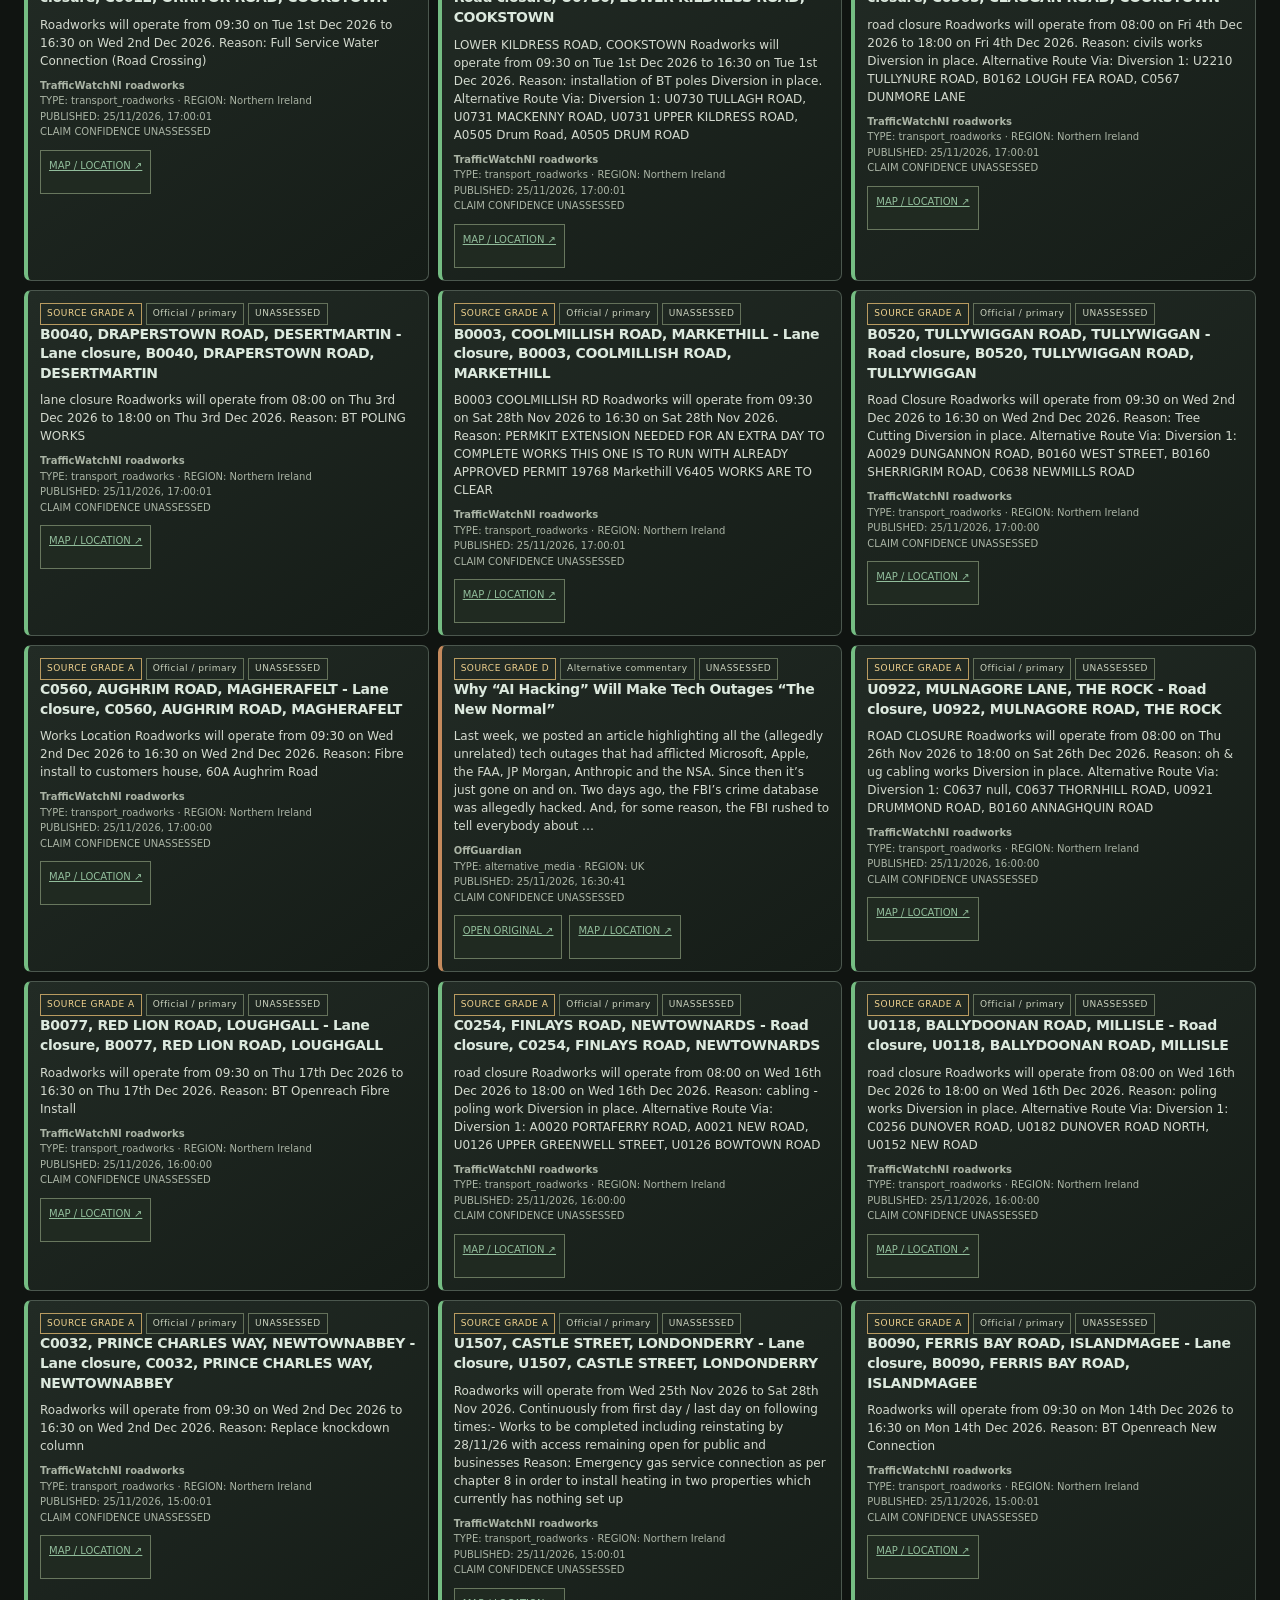
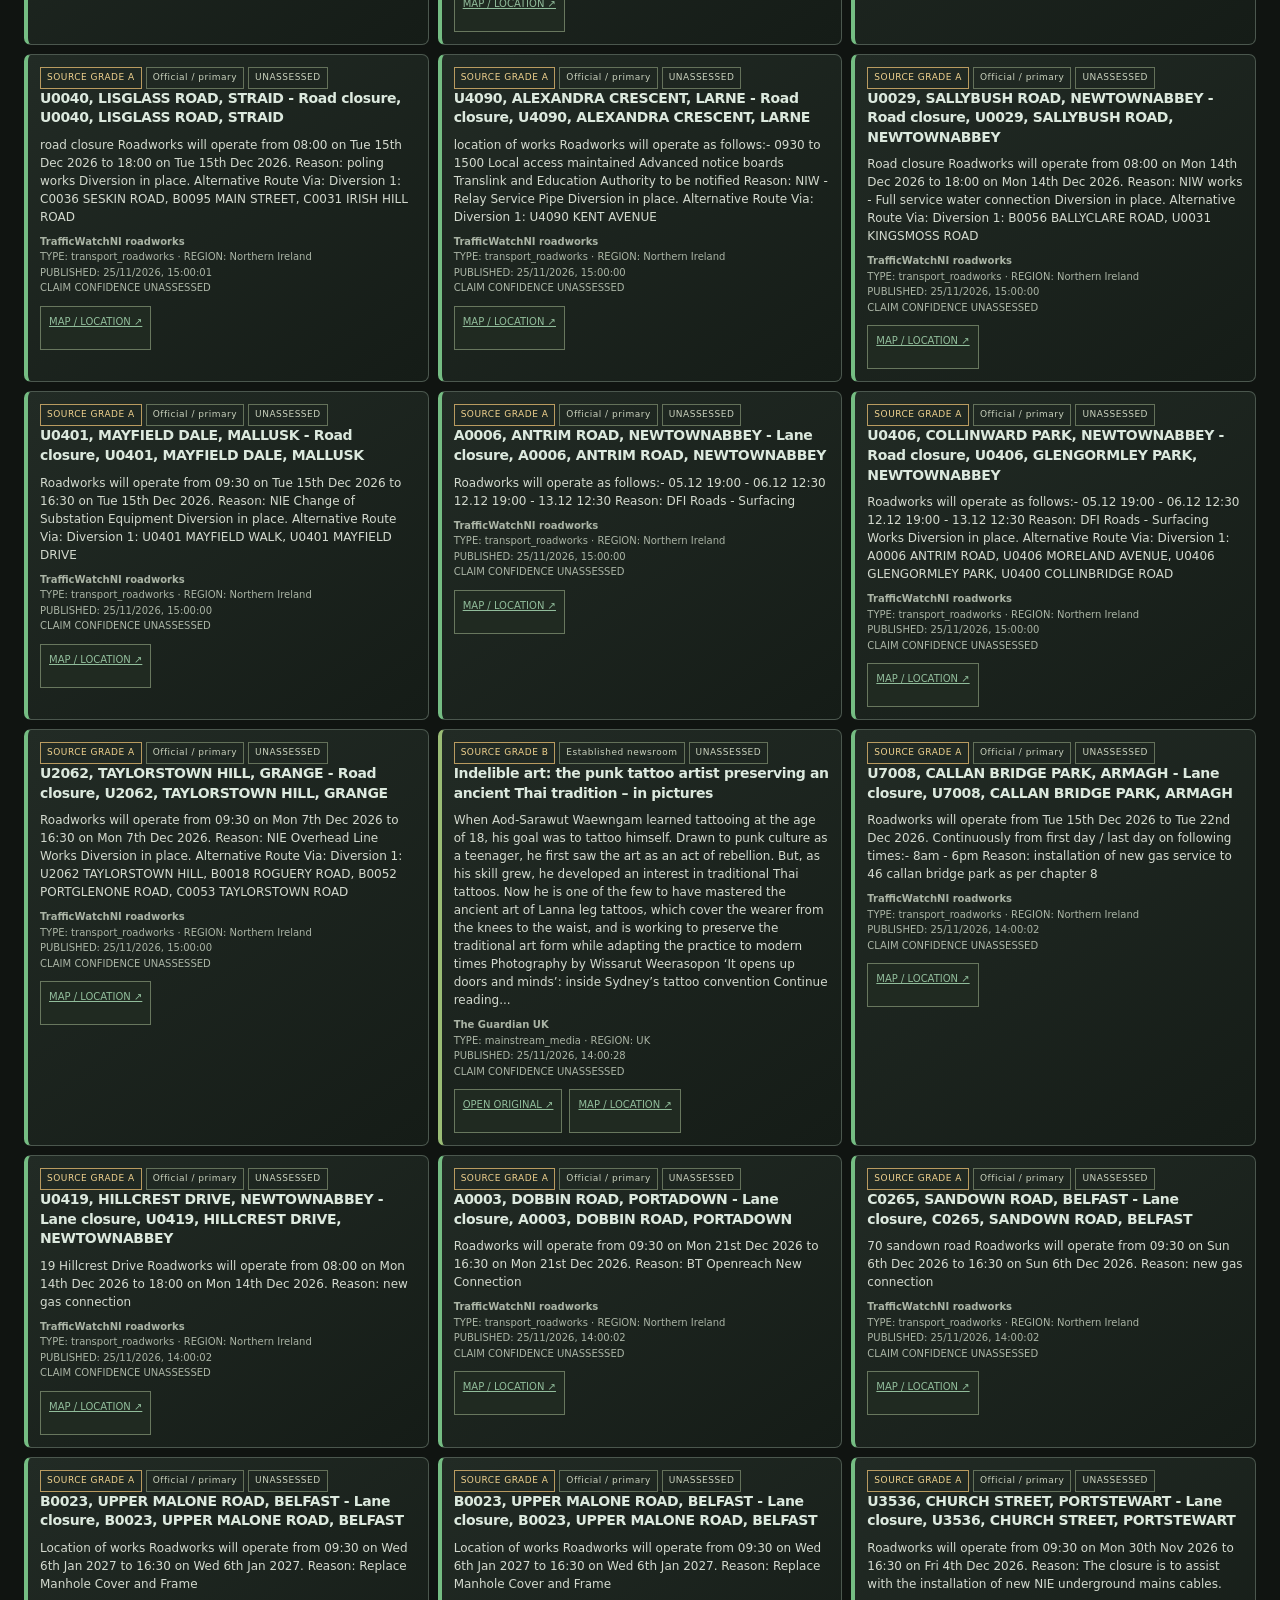
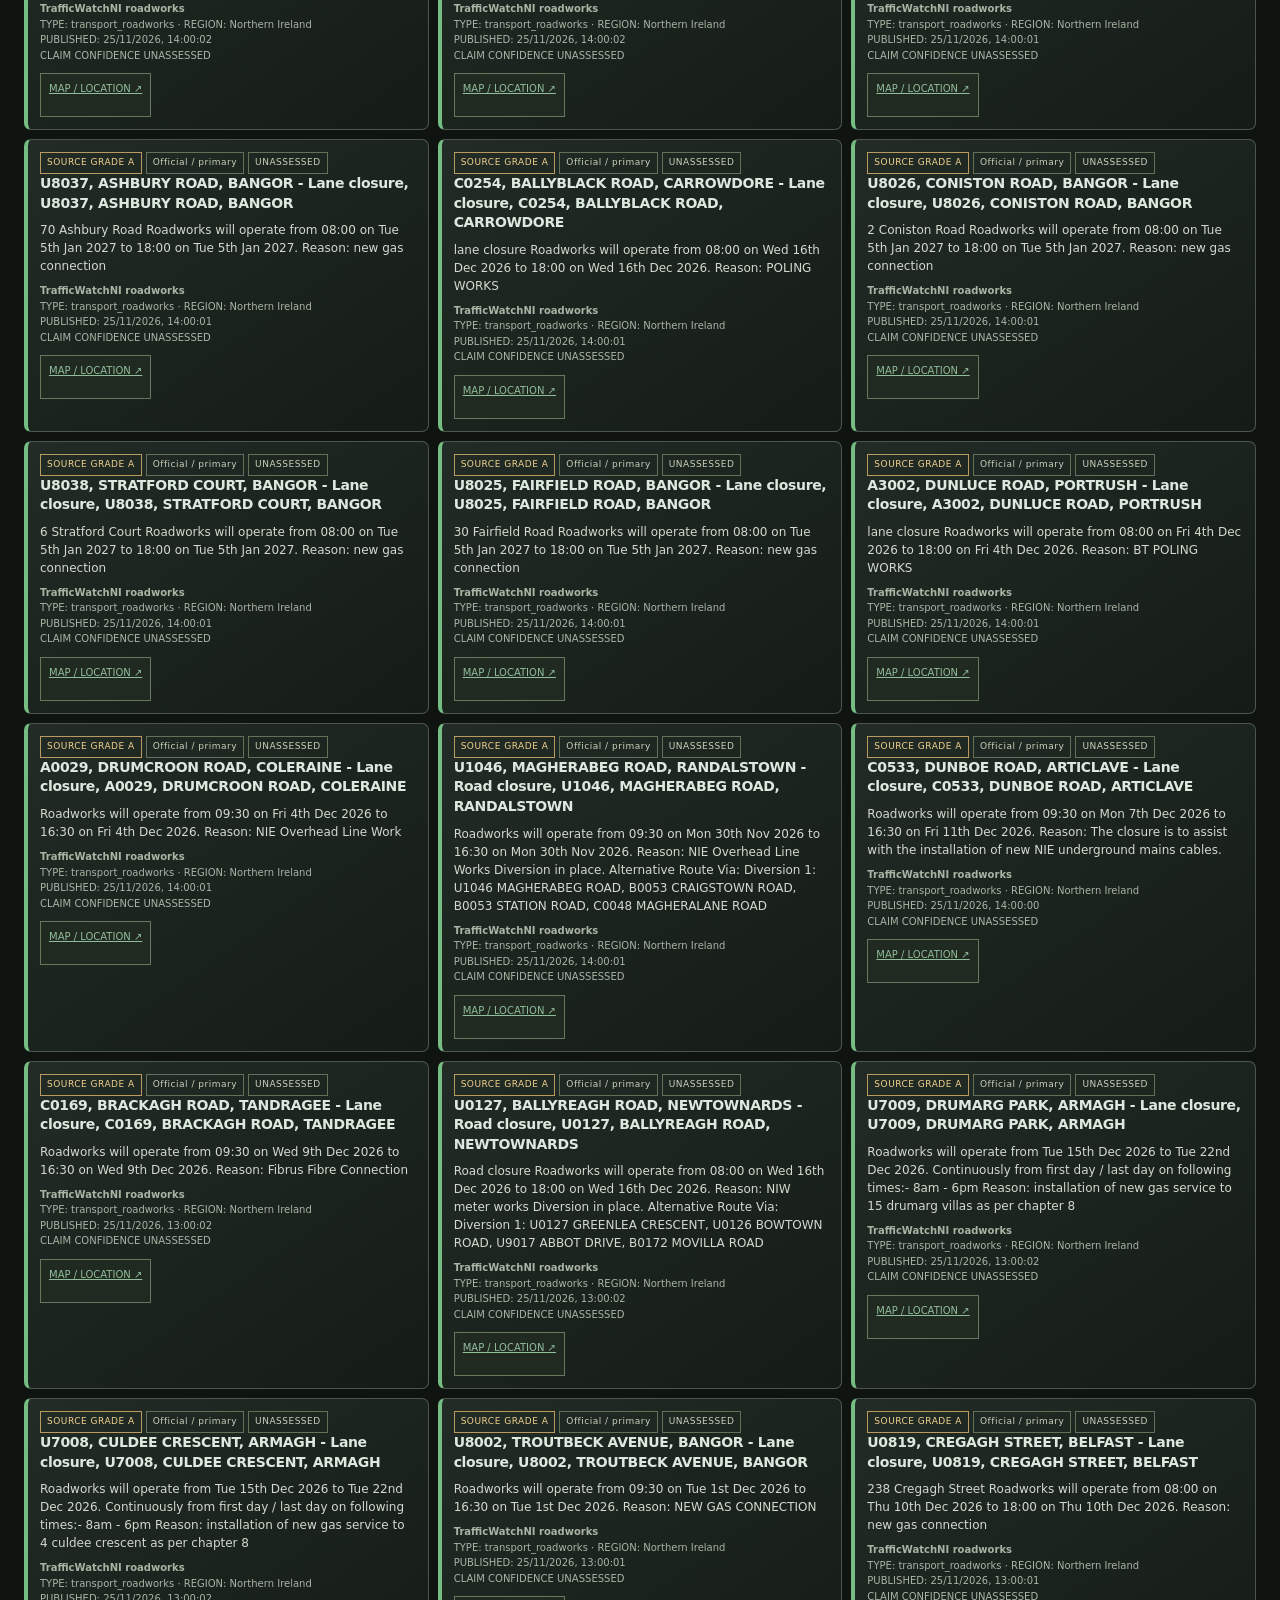
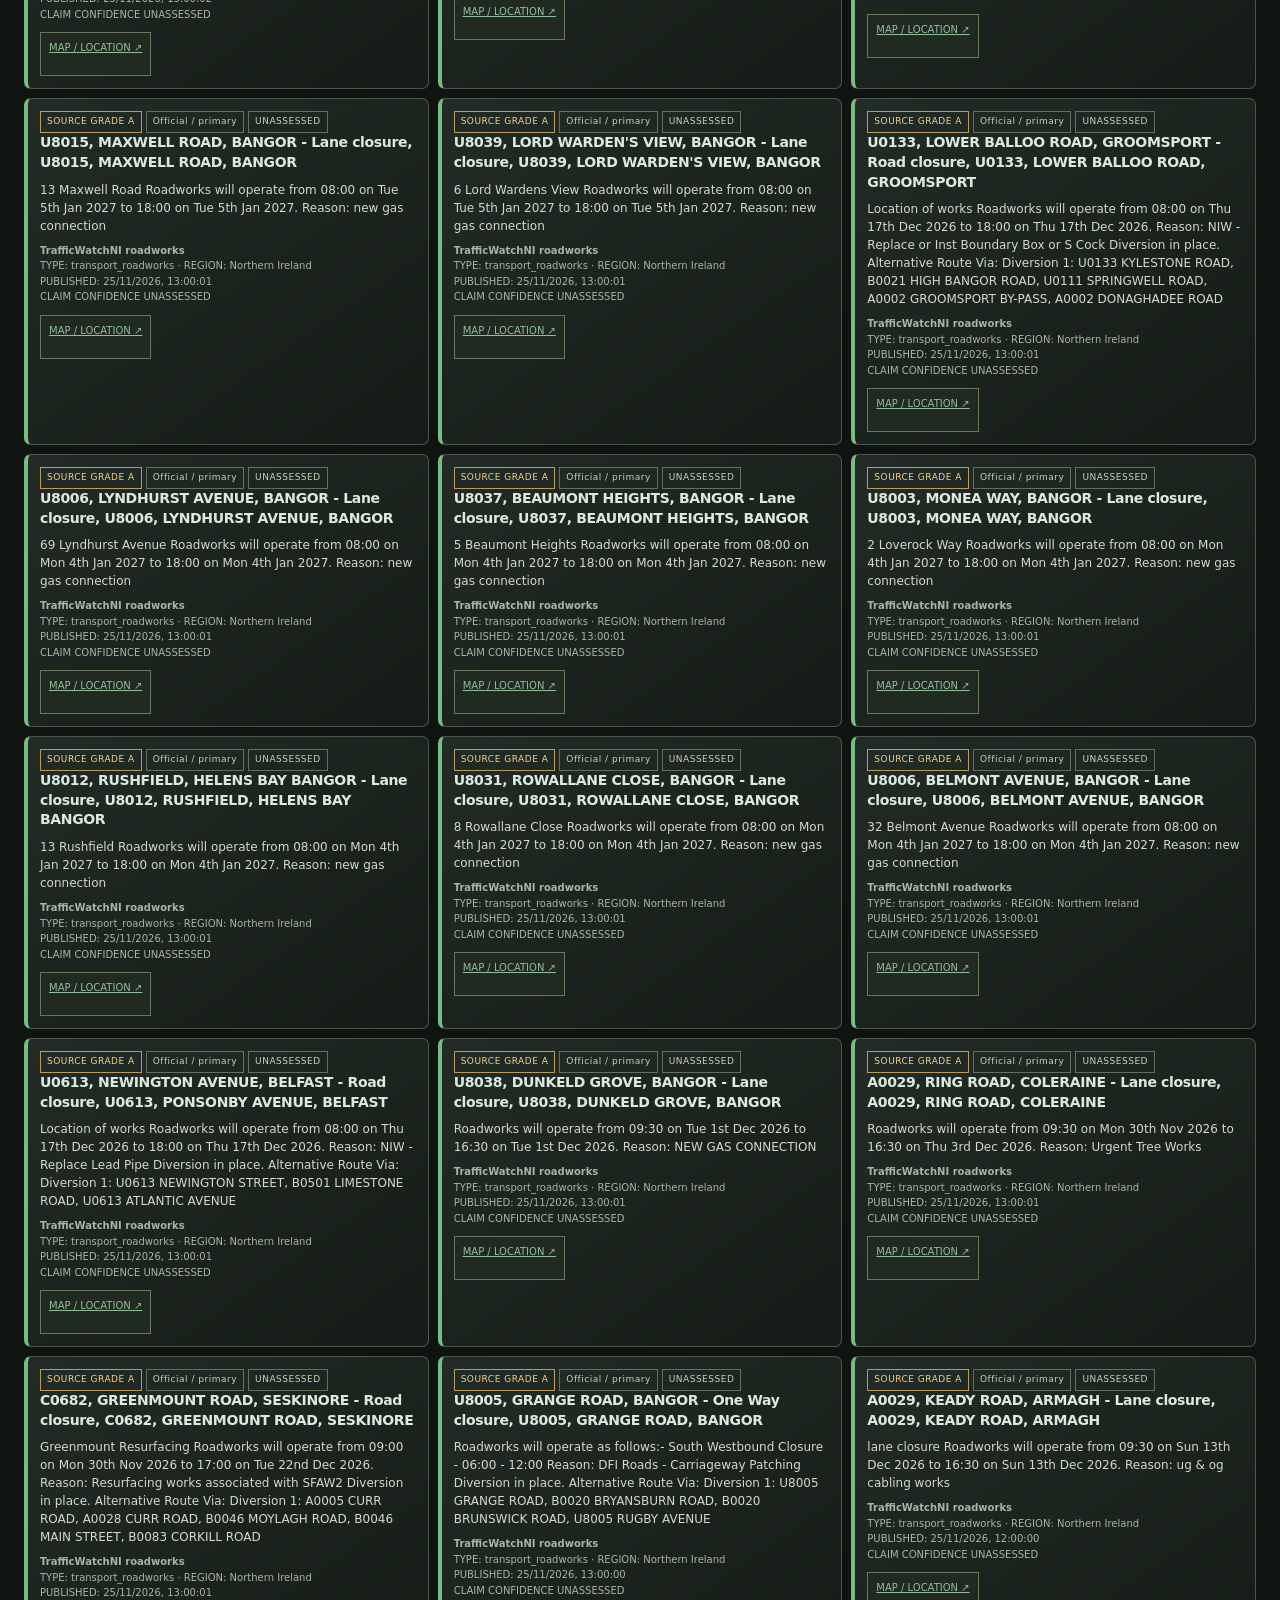
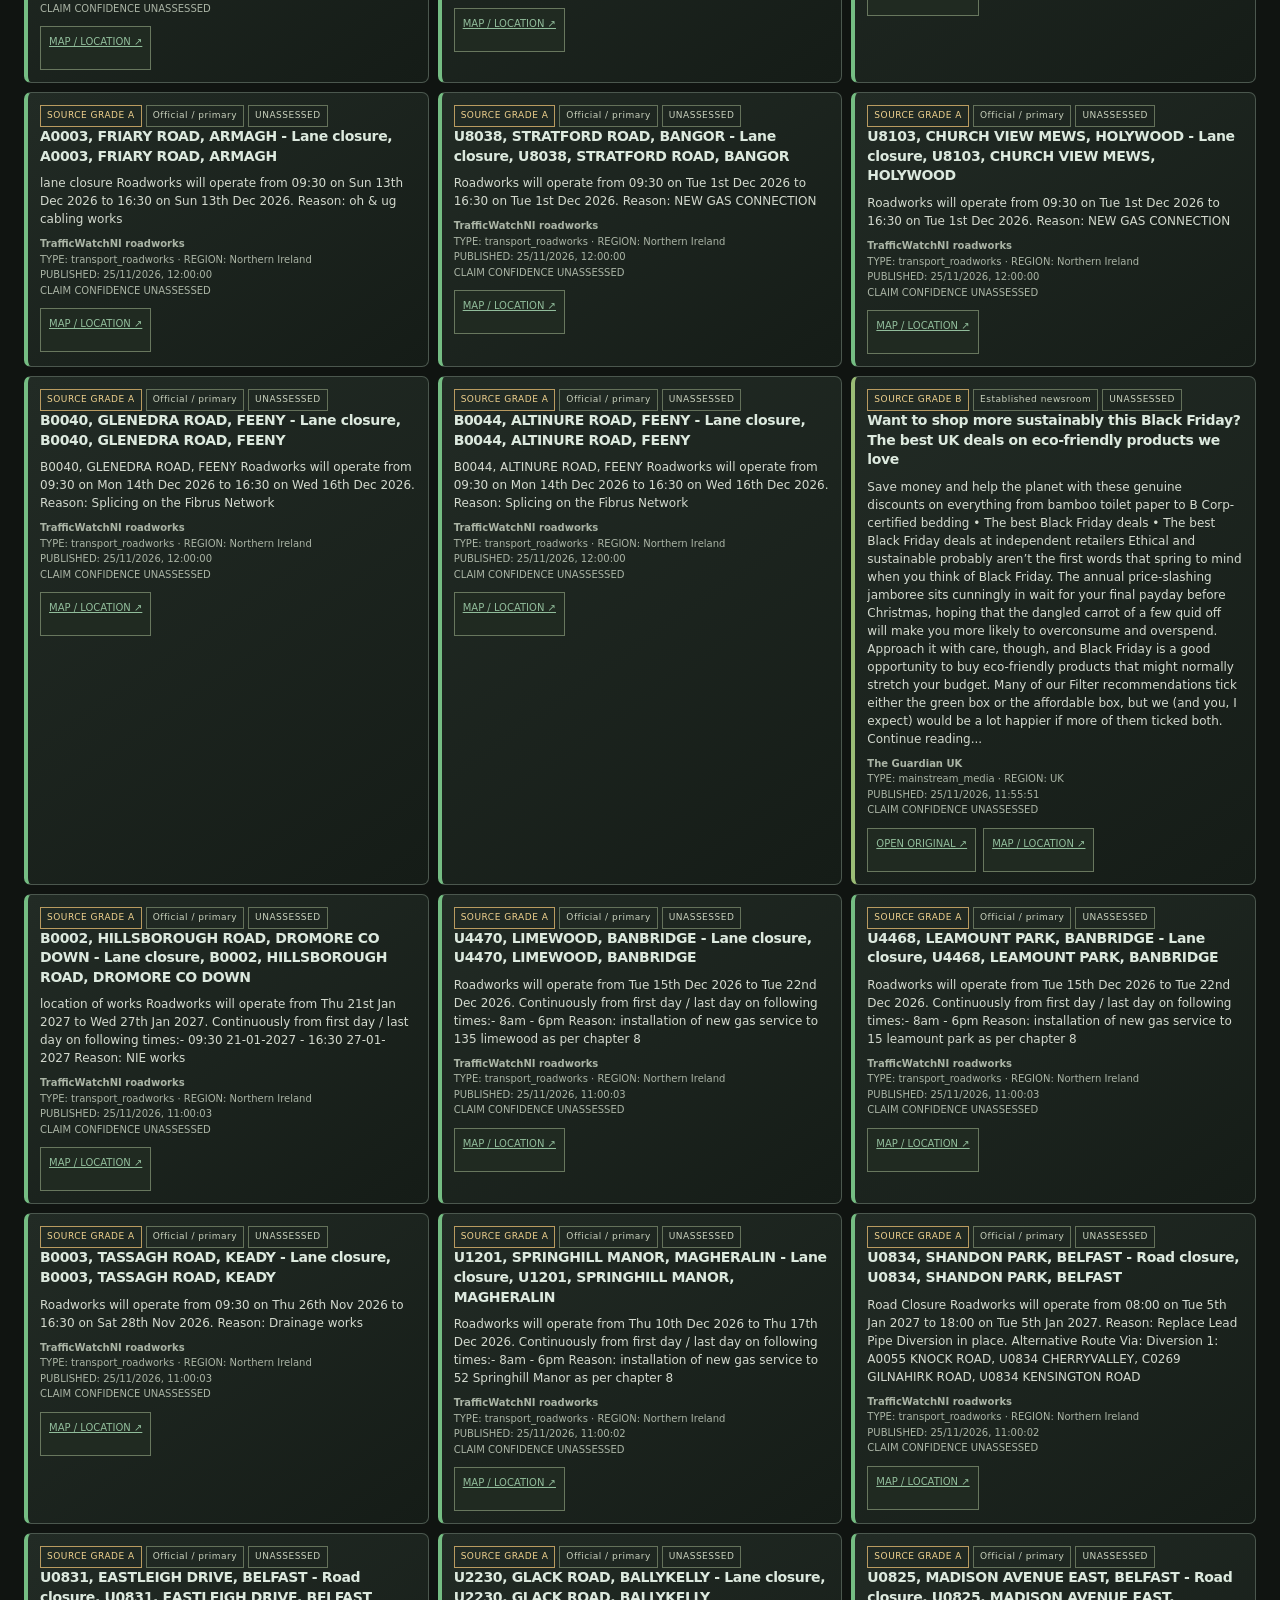
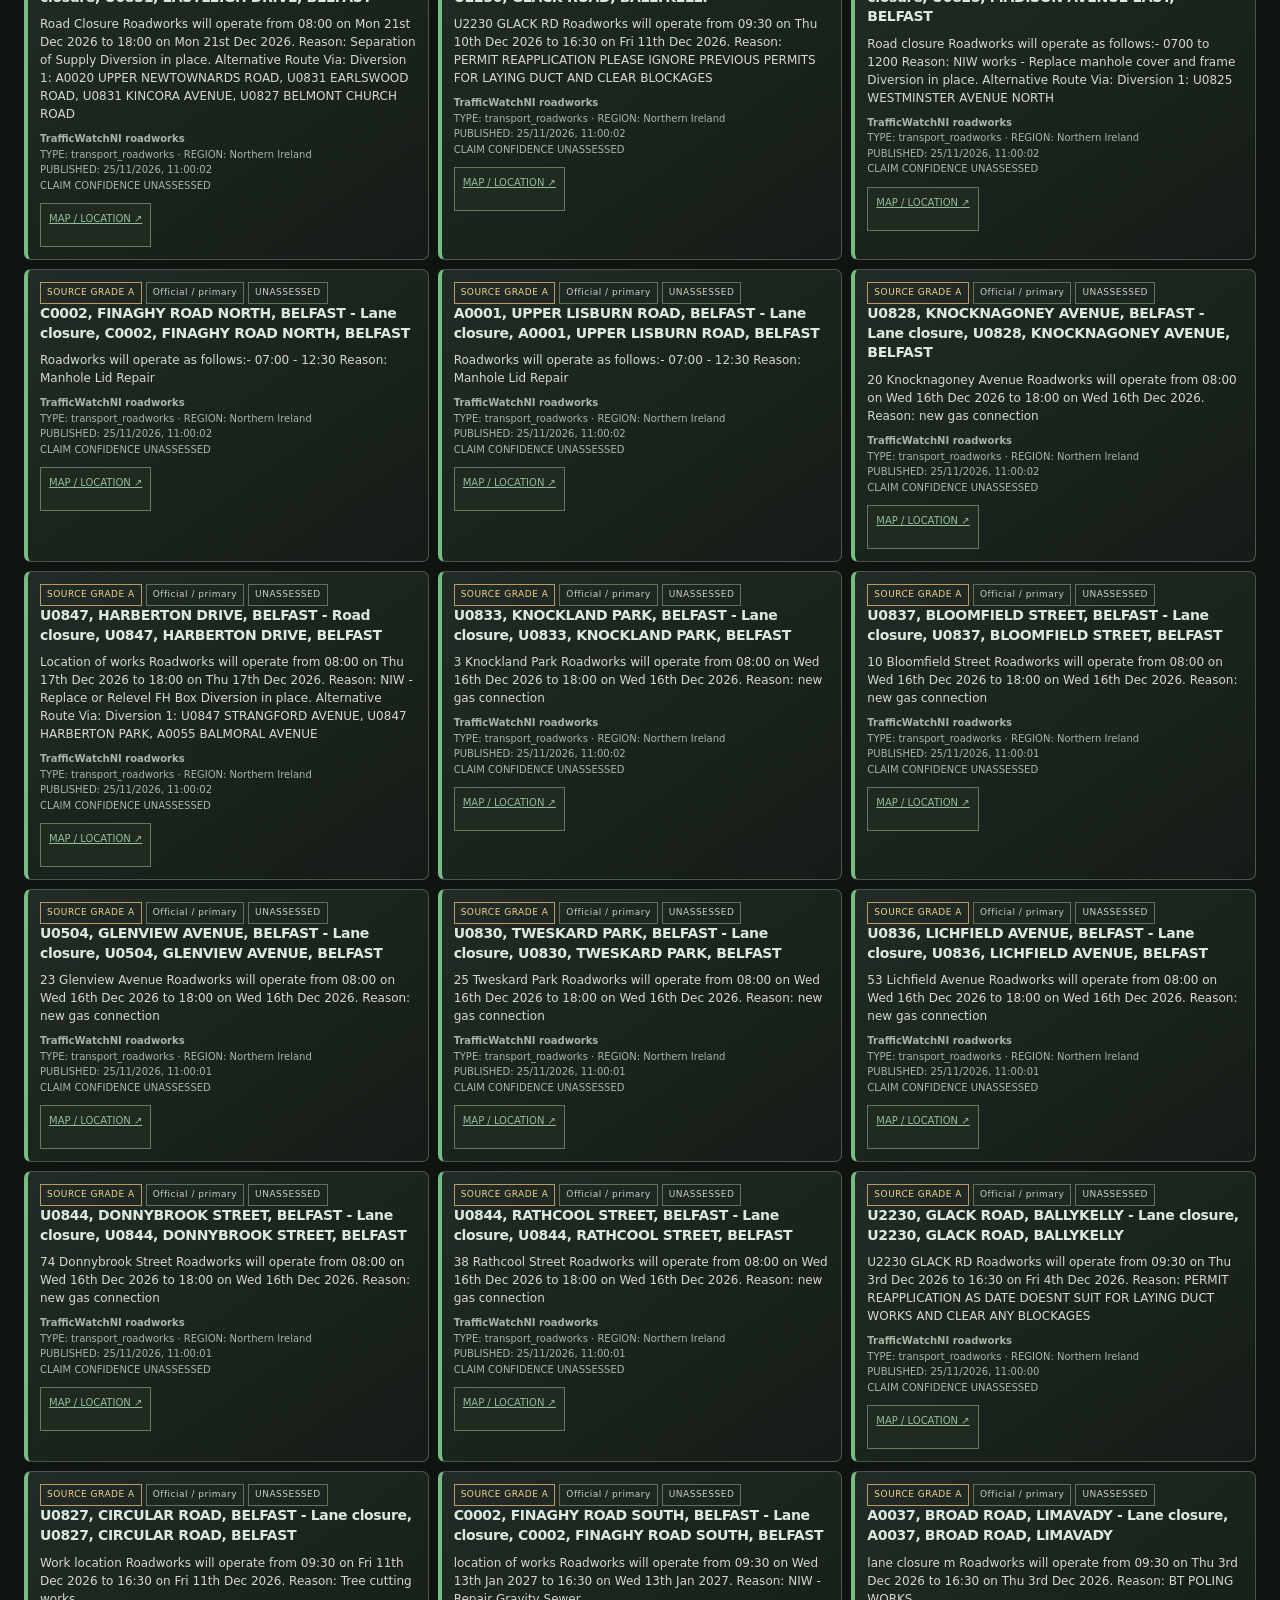
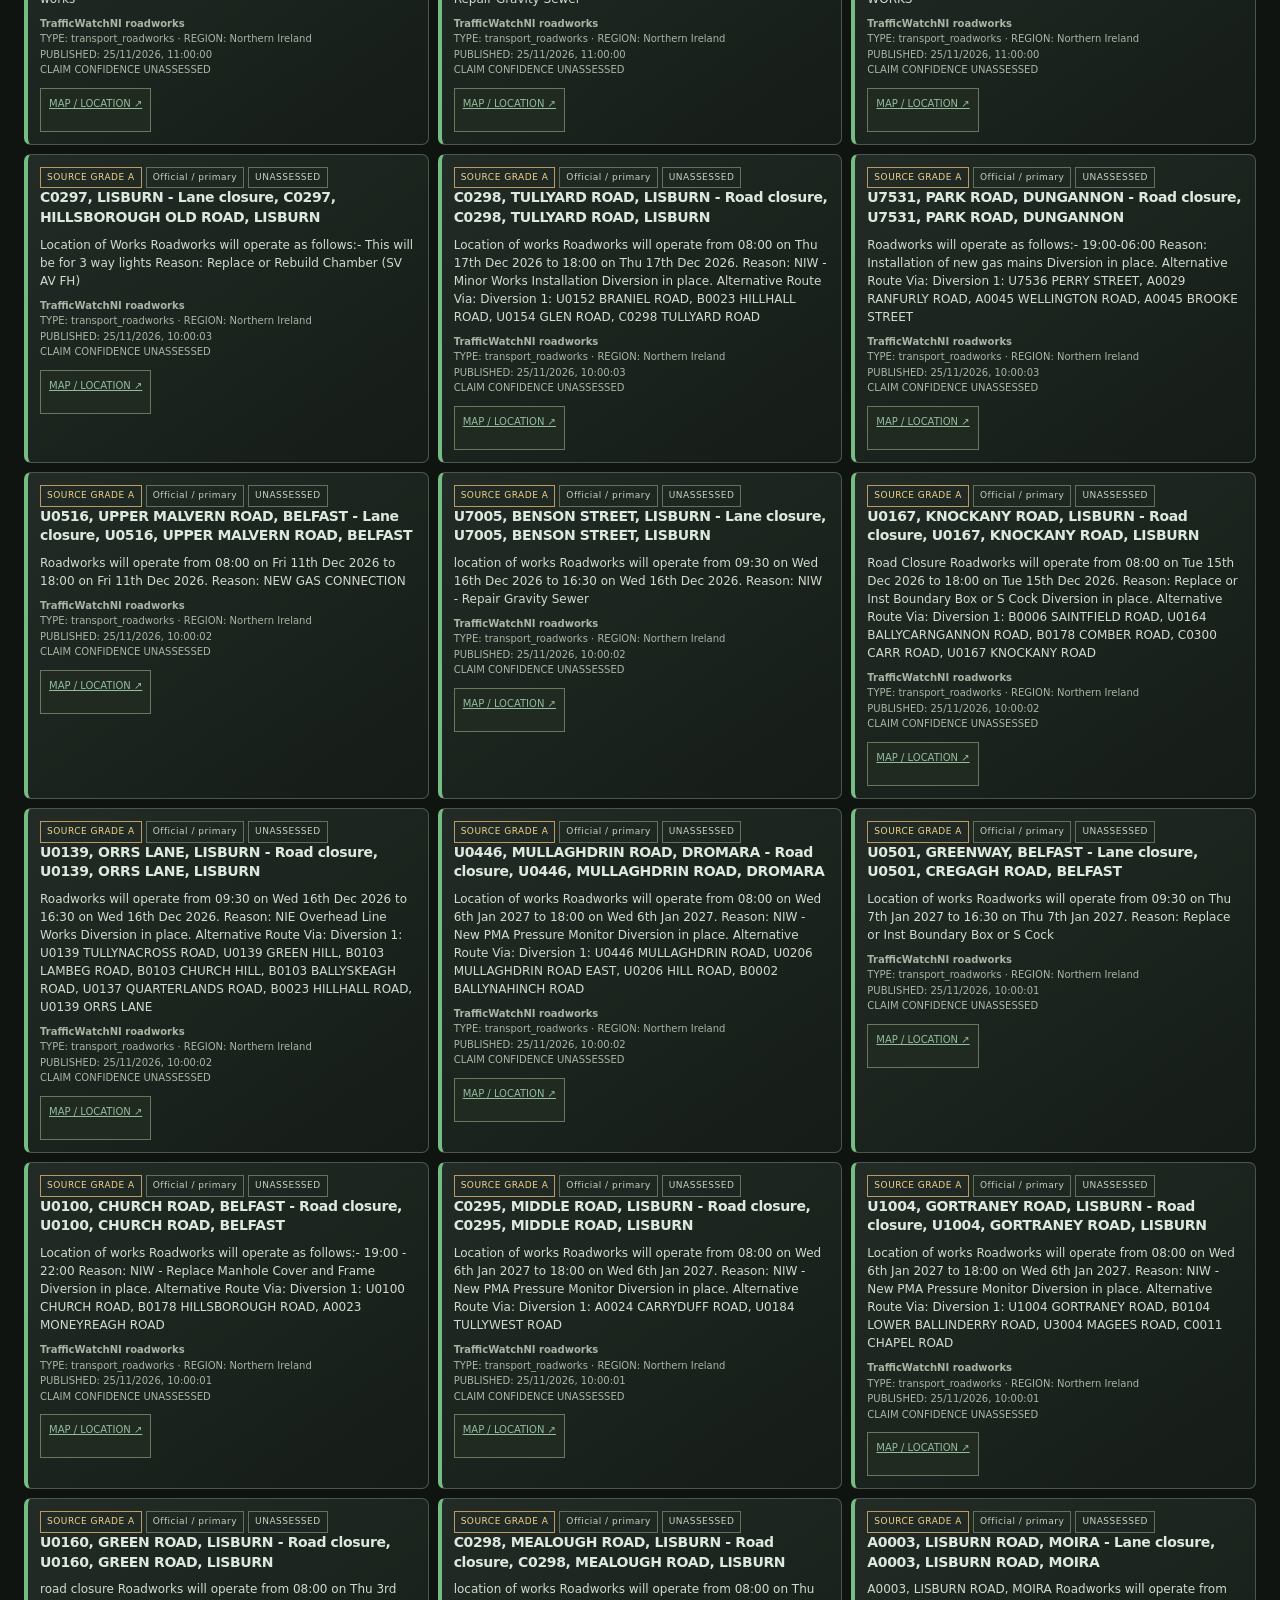
<file: feed.html>
<!doctype html><html lang="en"><head><meta charset="utf-8"><meta name="viewport" content="width=device-width,initial-scale=1"><meta http-equiv="refresh" content="0;url=./observatory.html"><title>DOOMWATCH / MOVED</title><link rel="stylesheet" href="./doomwatch.css"></head><body><main><h1>Section consolidated</h1><p>All news streams have been consolidated into the six Intelligence observatories.</p><p><a href="./observatory.html">Continue to the new section ↗</a></p></main><script>location.replace("./observatory.html");</script></body></html>
</file>
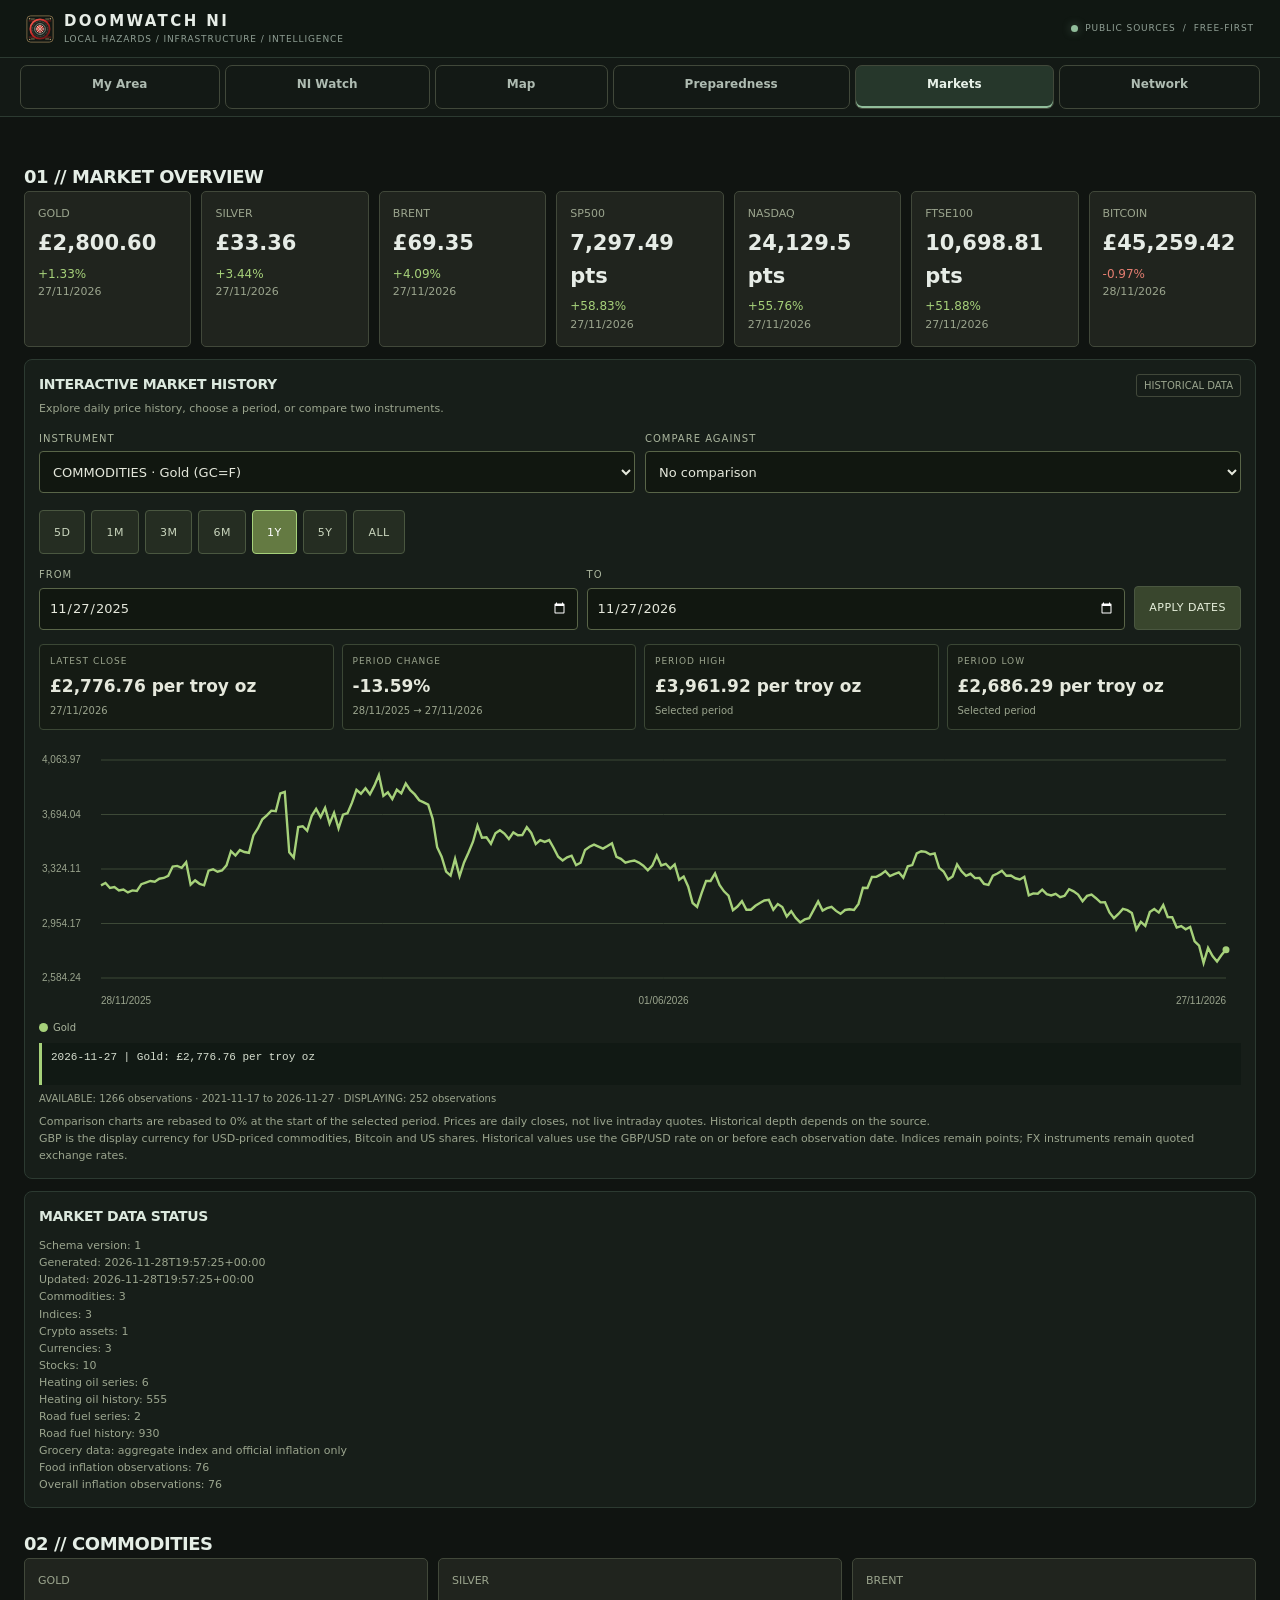
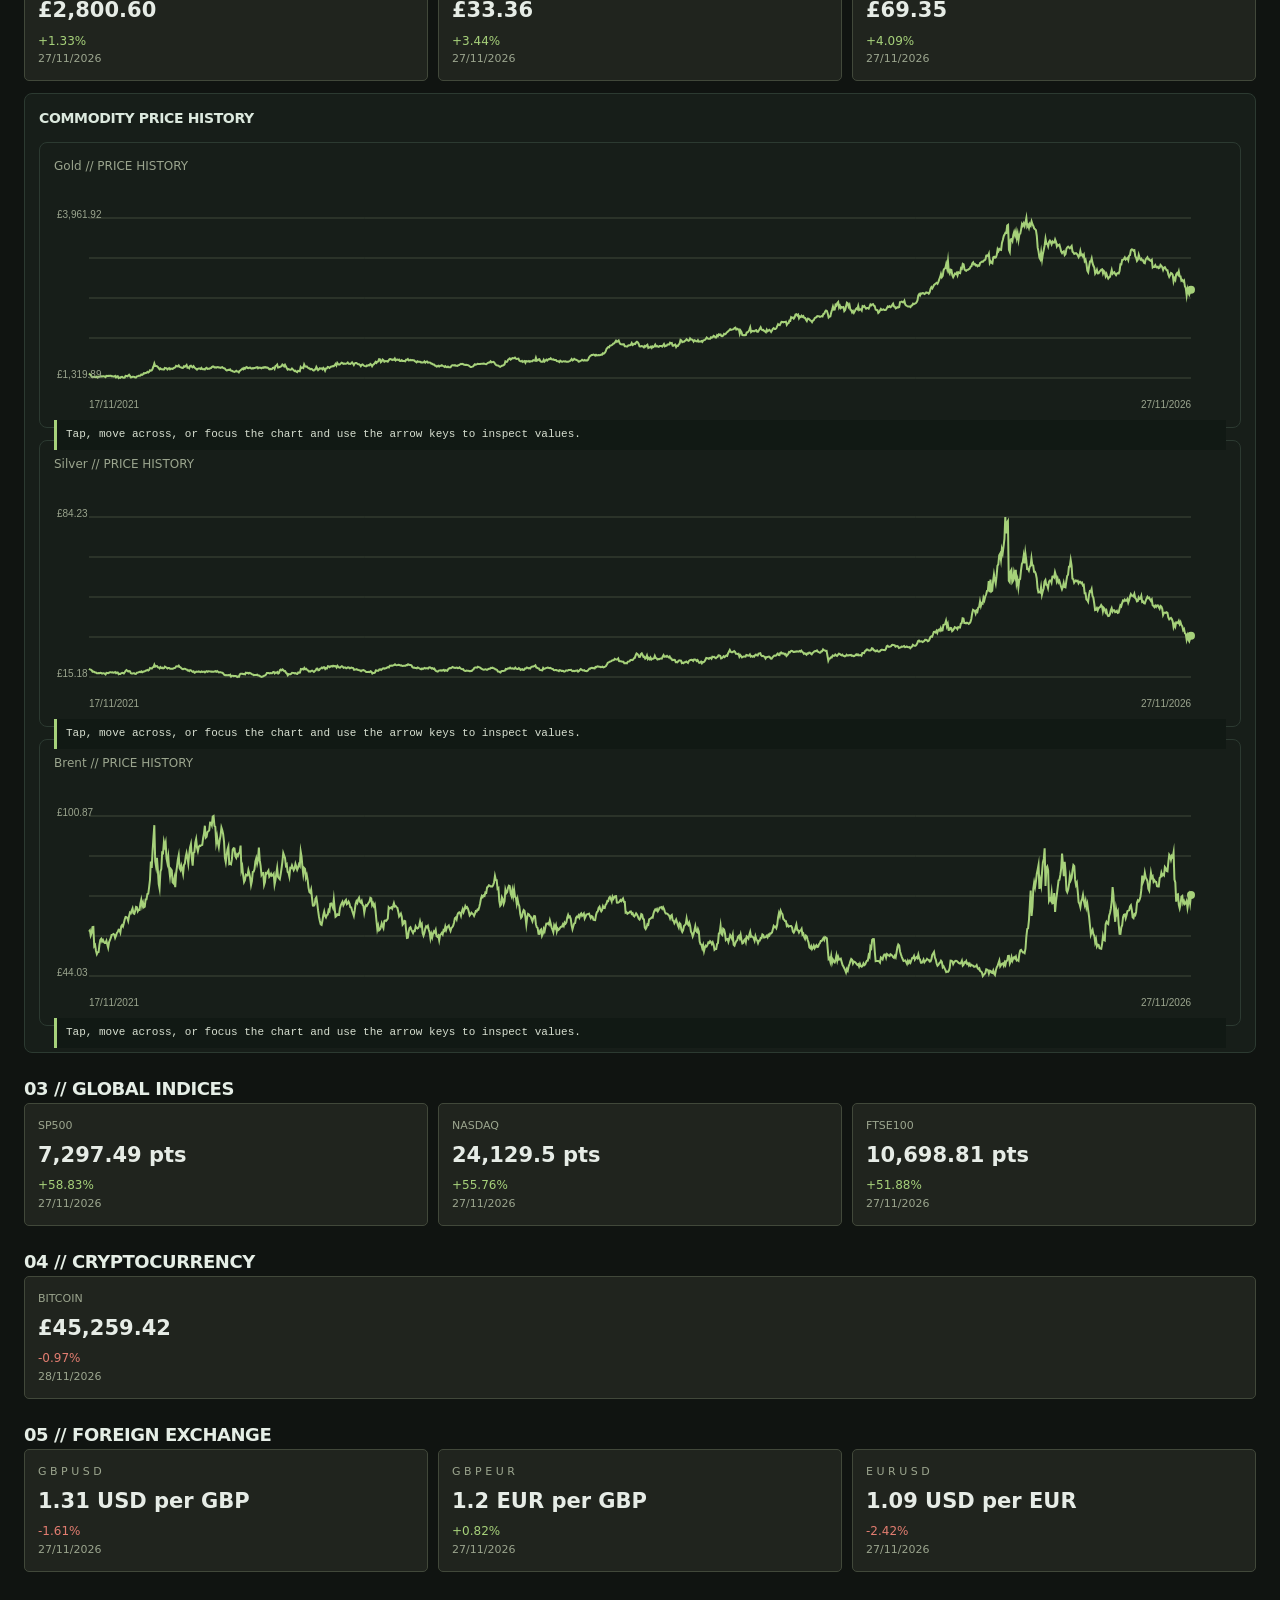
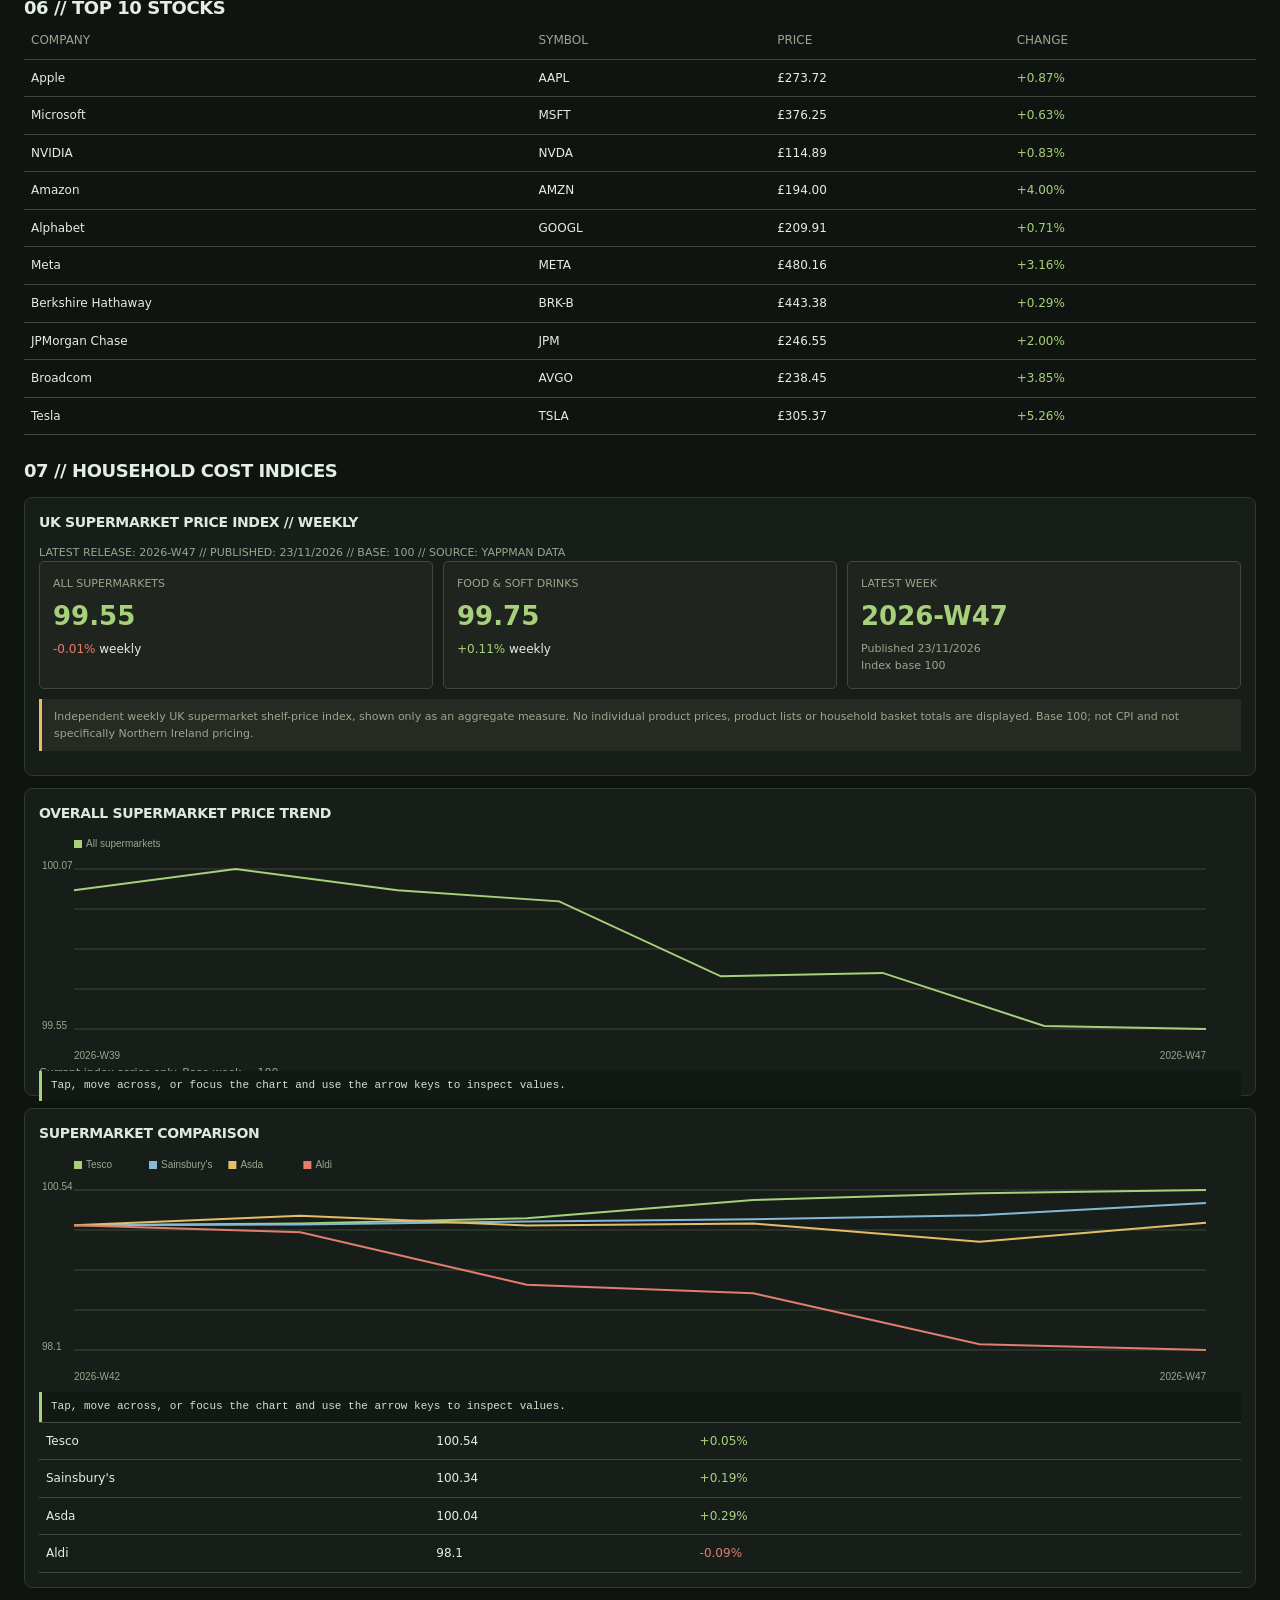
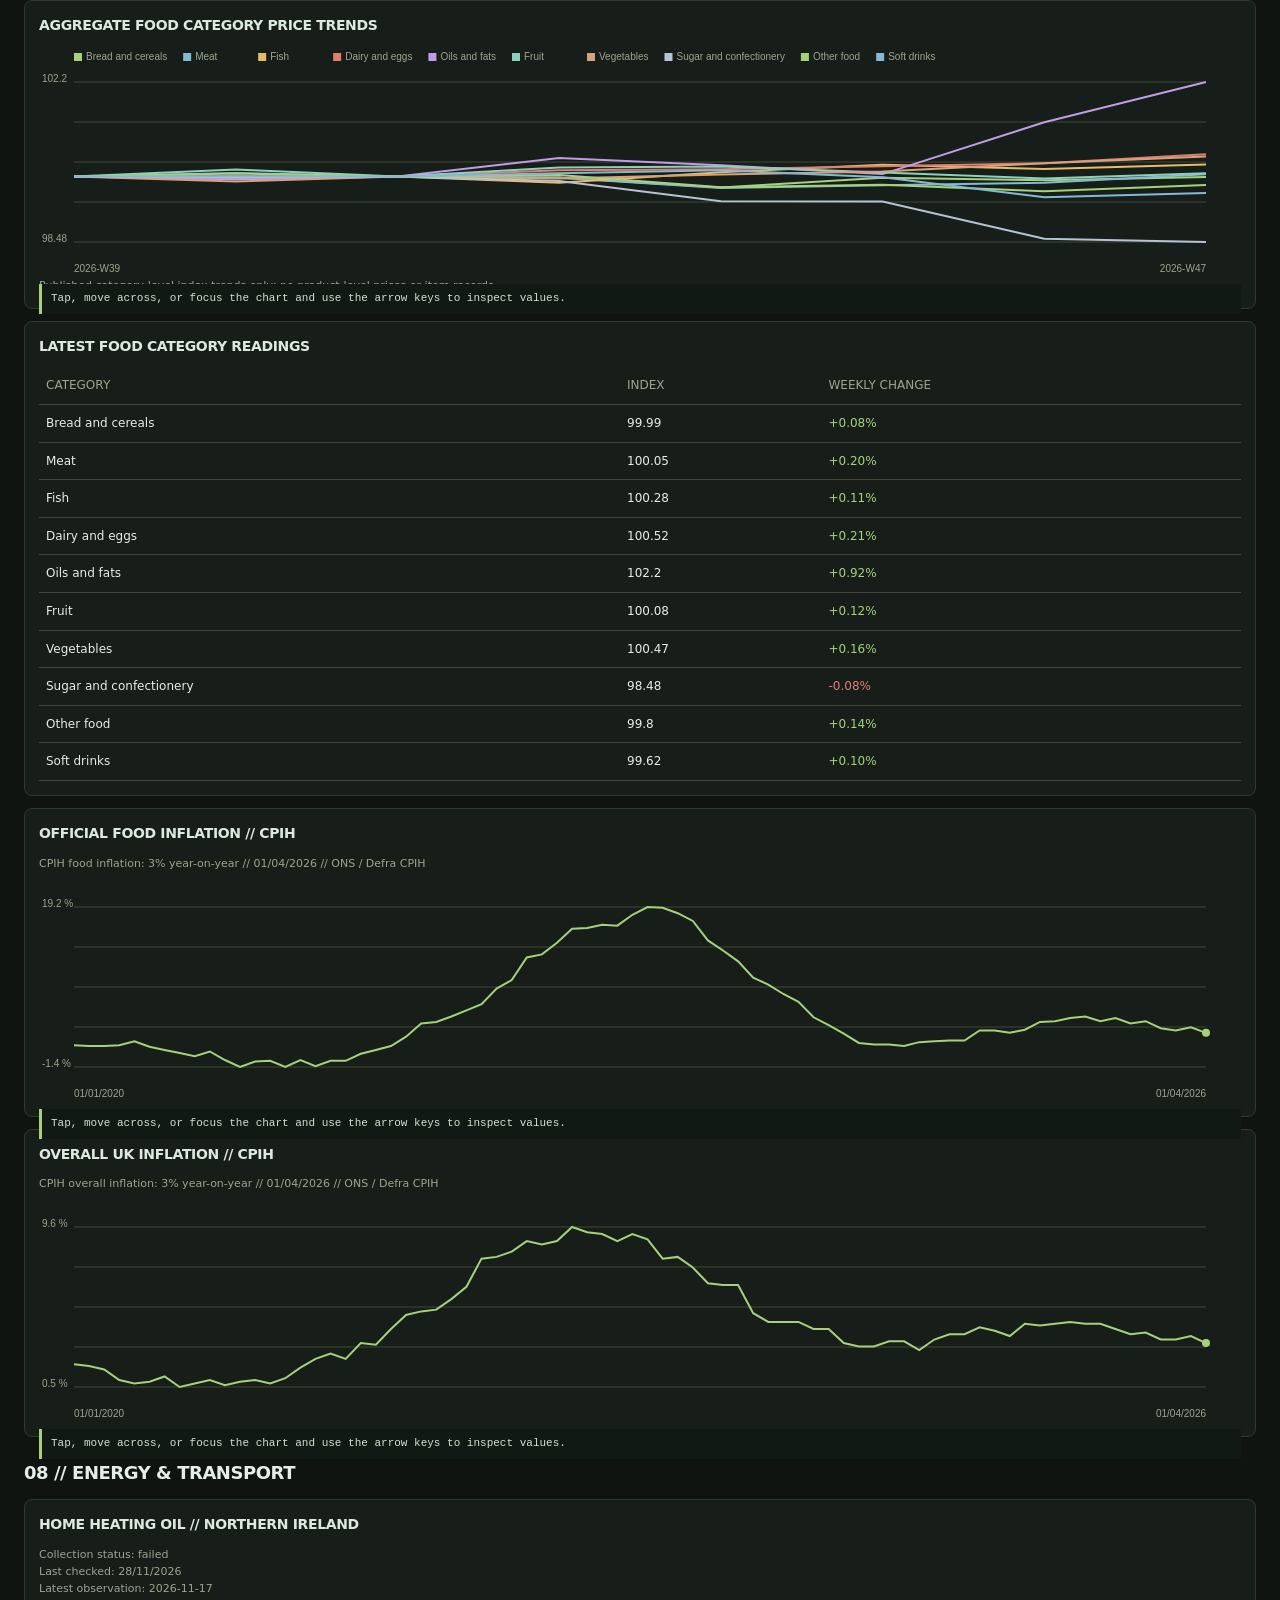
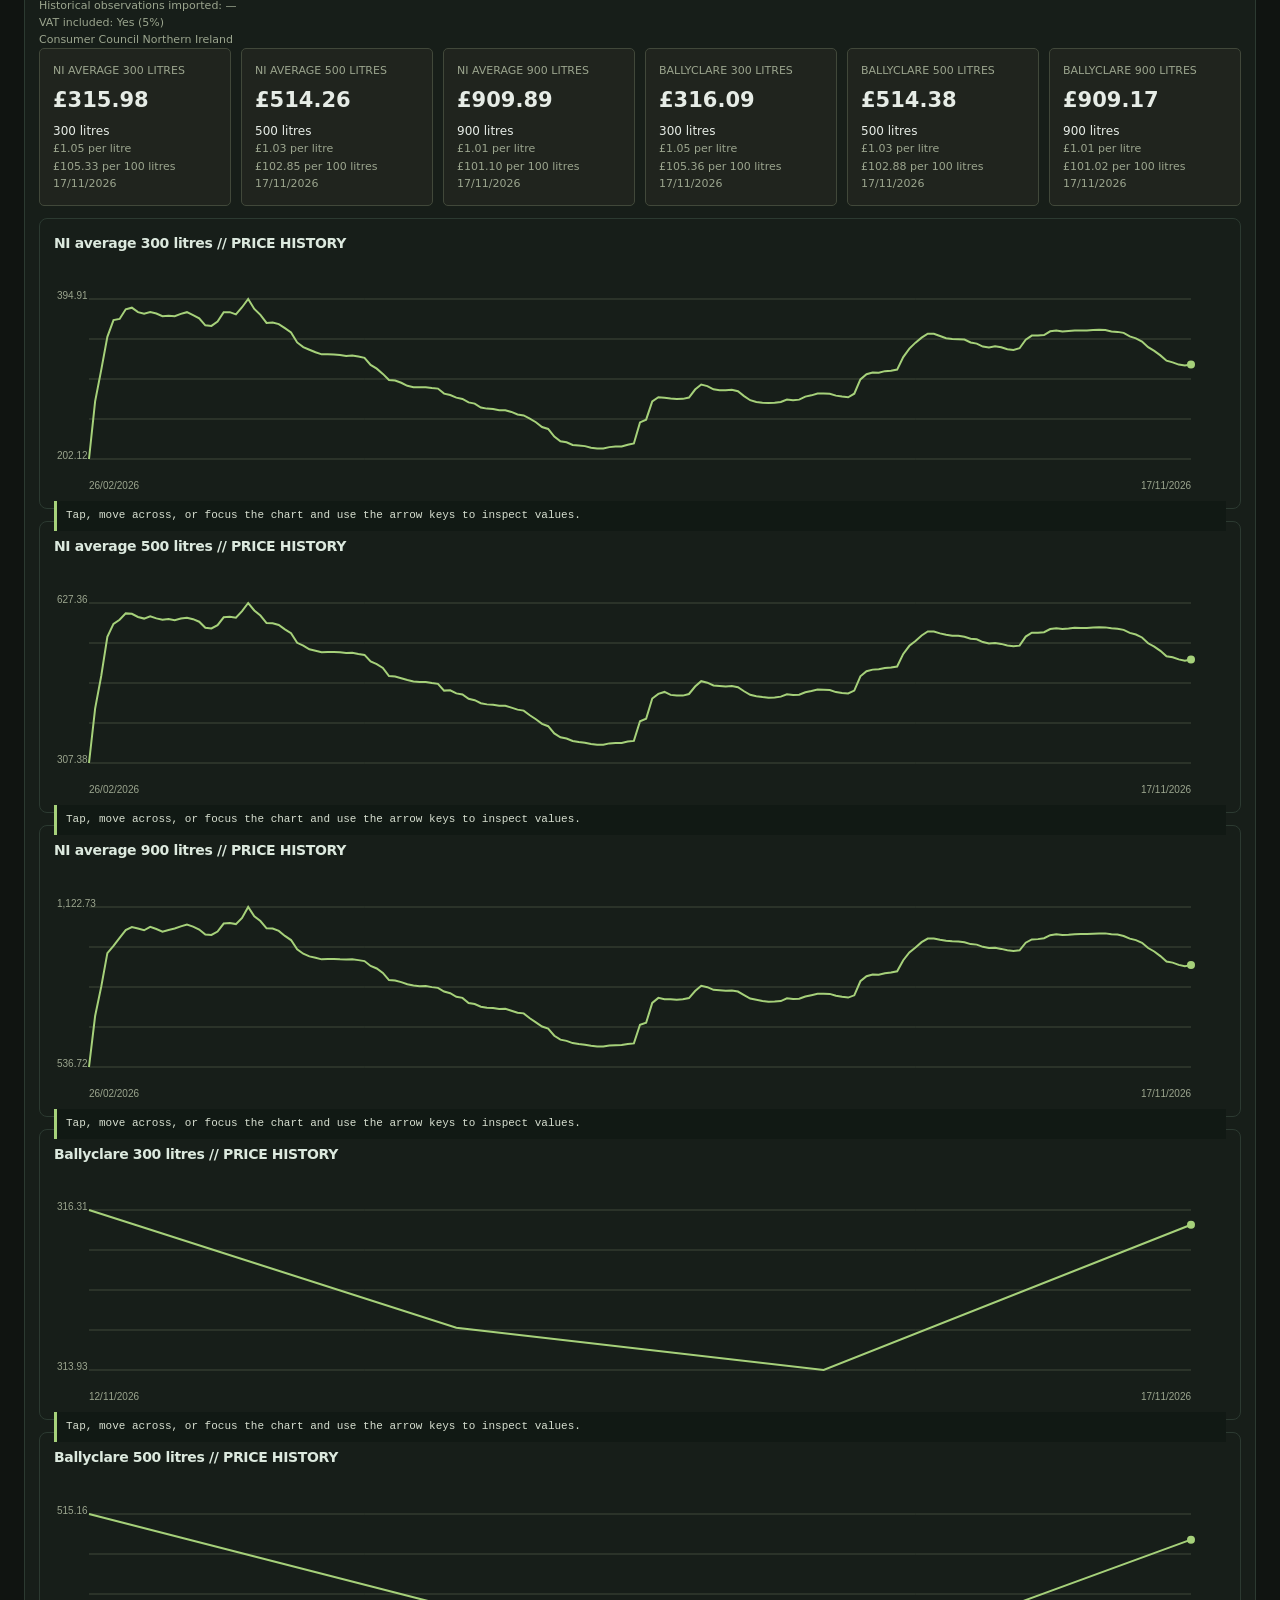
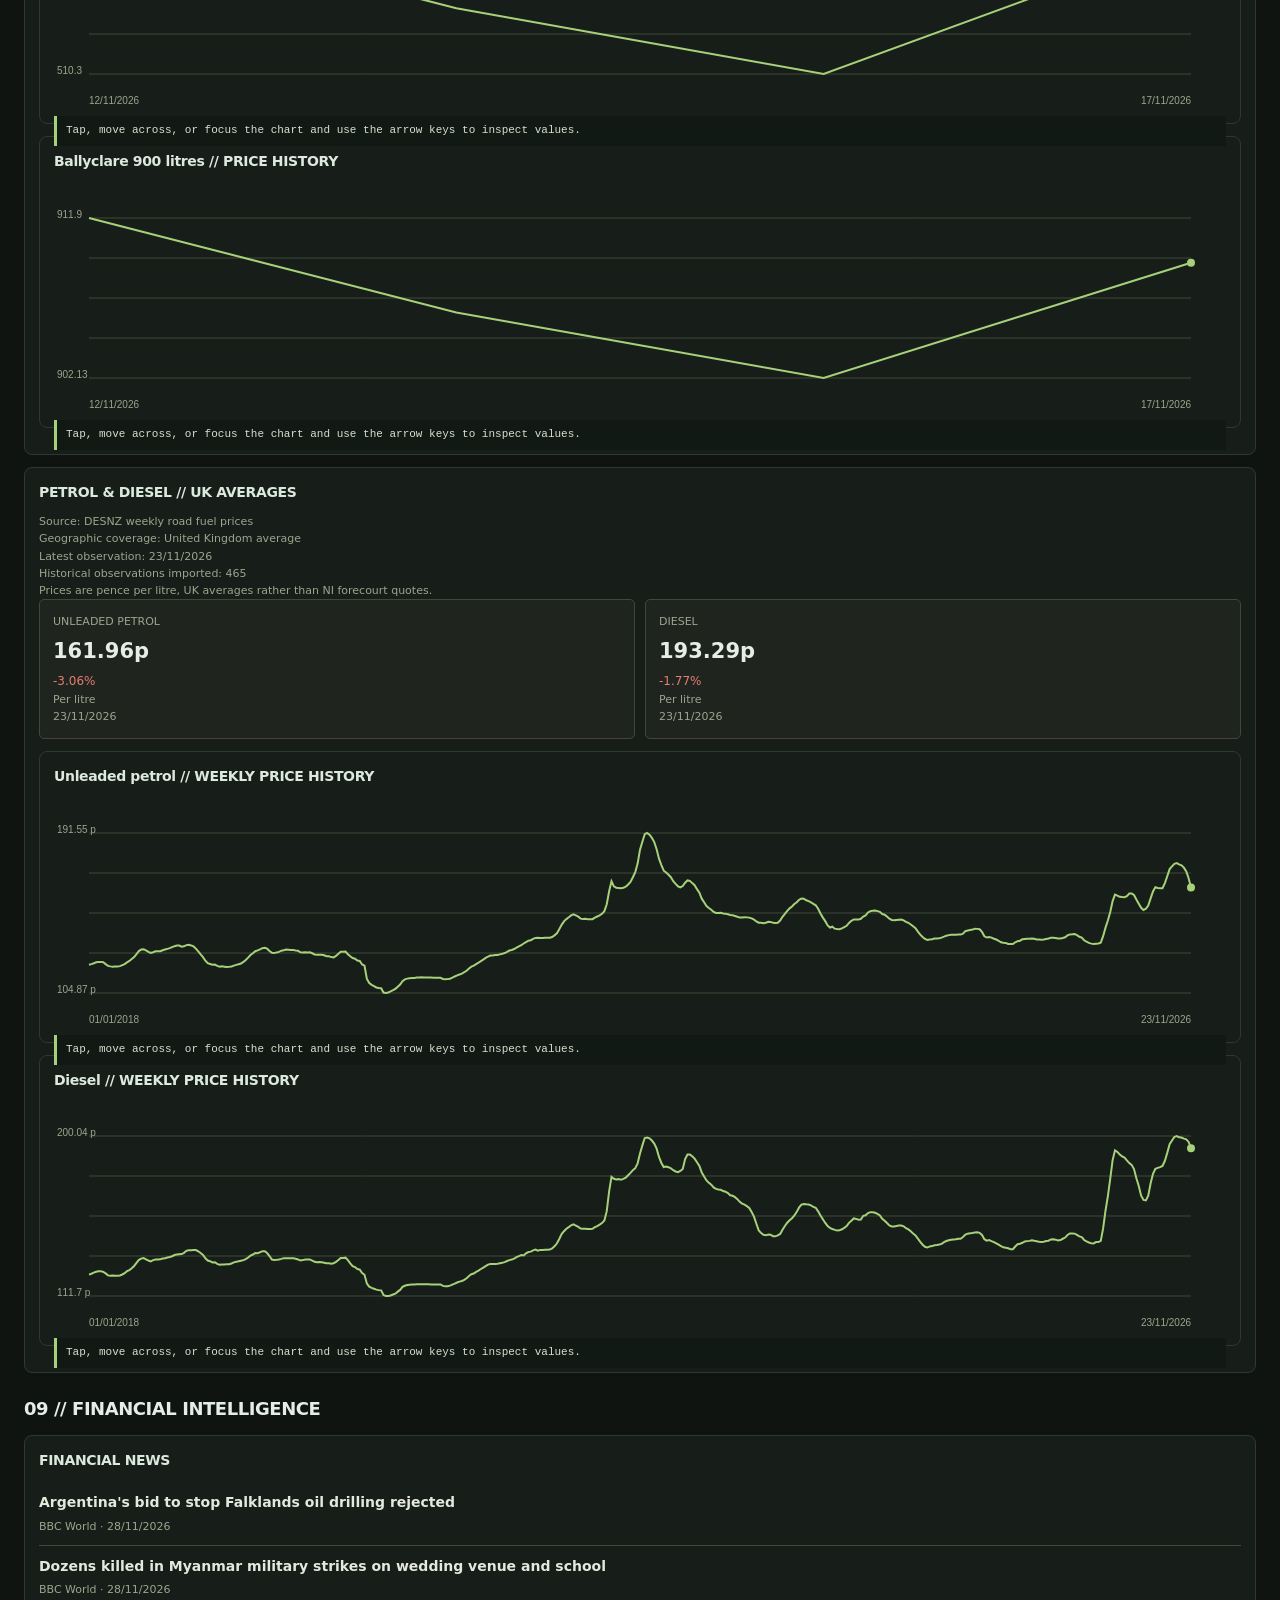
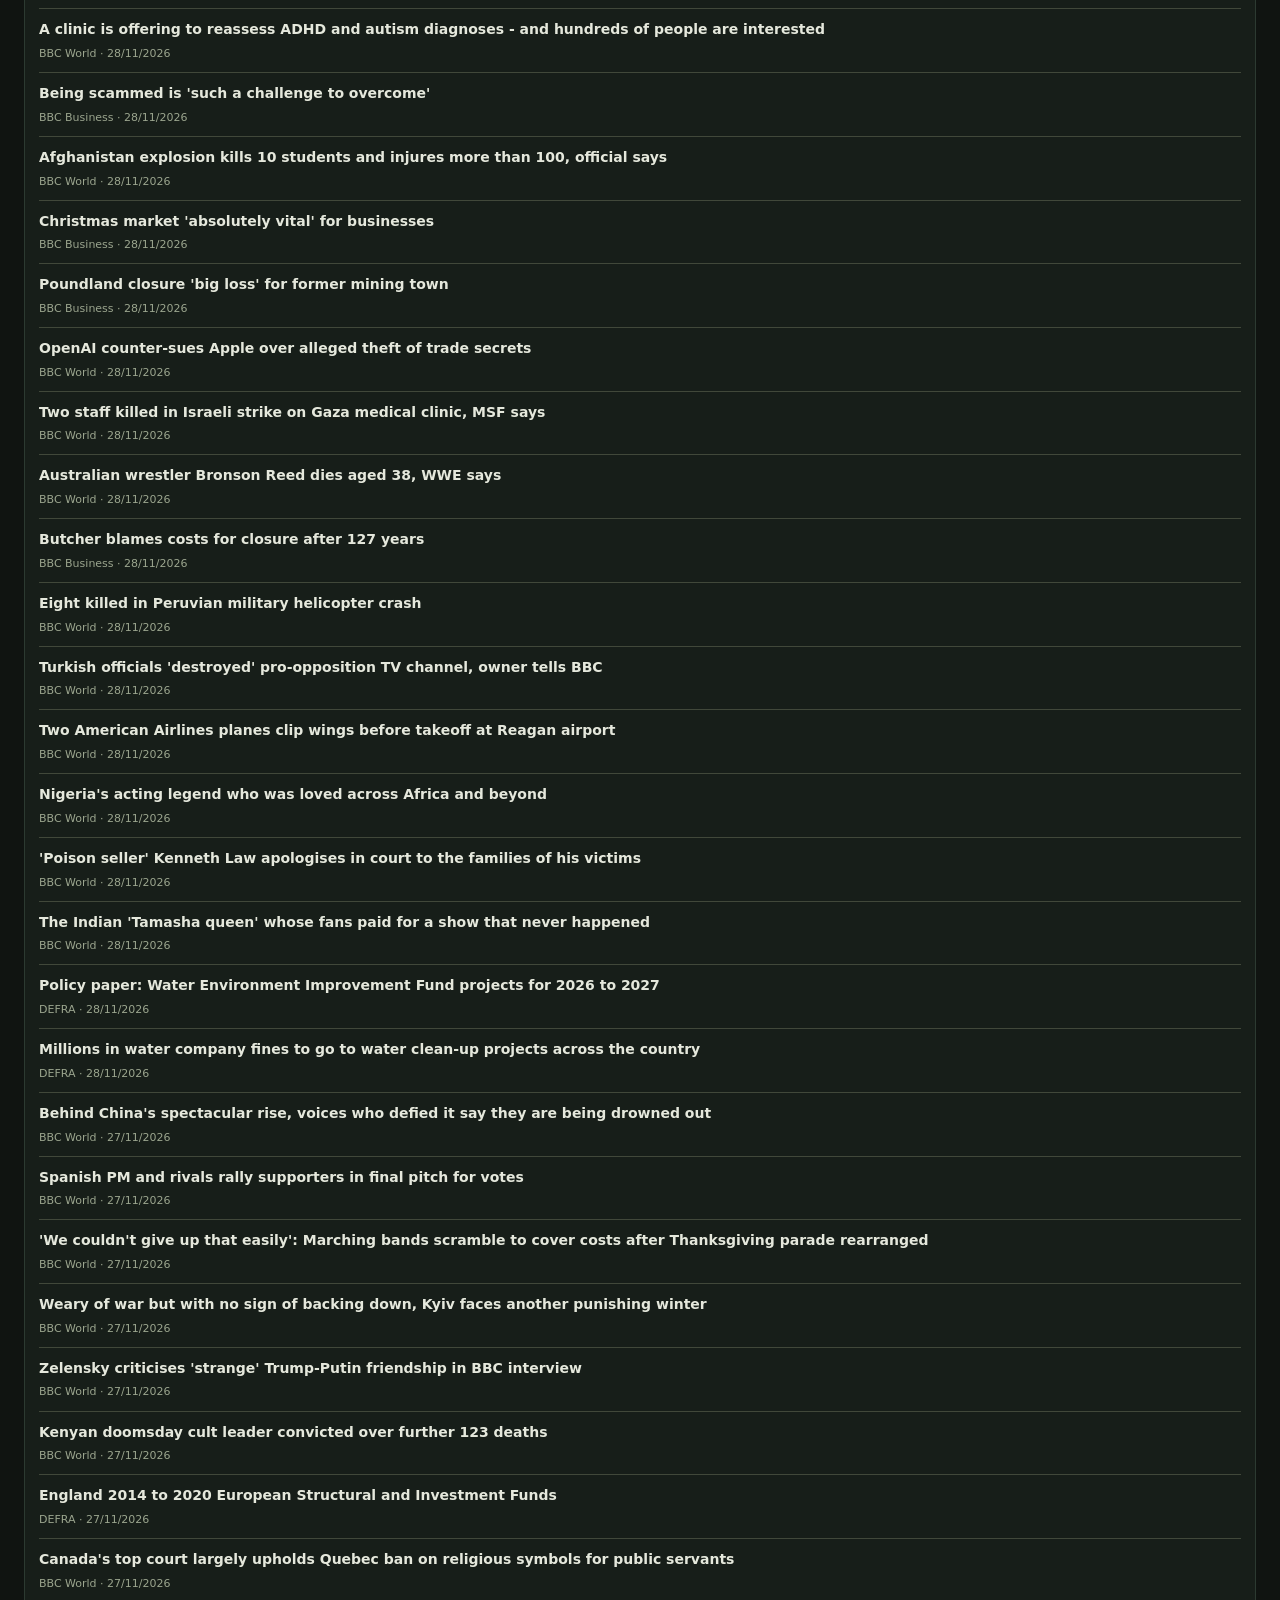
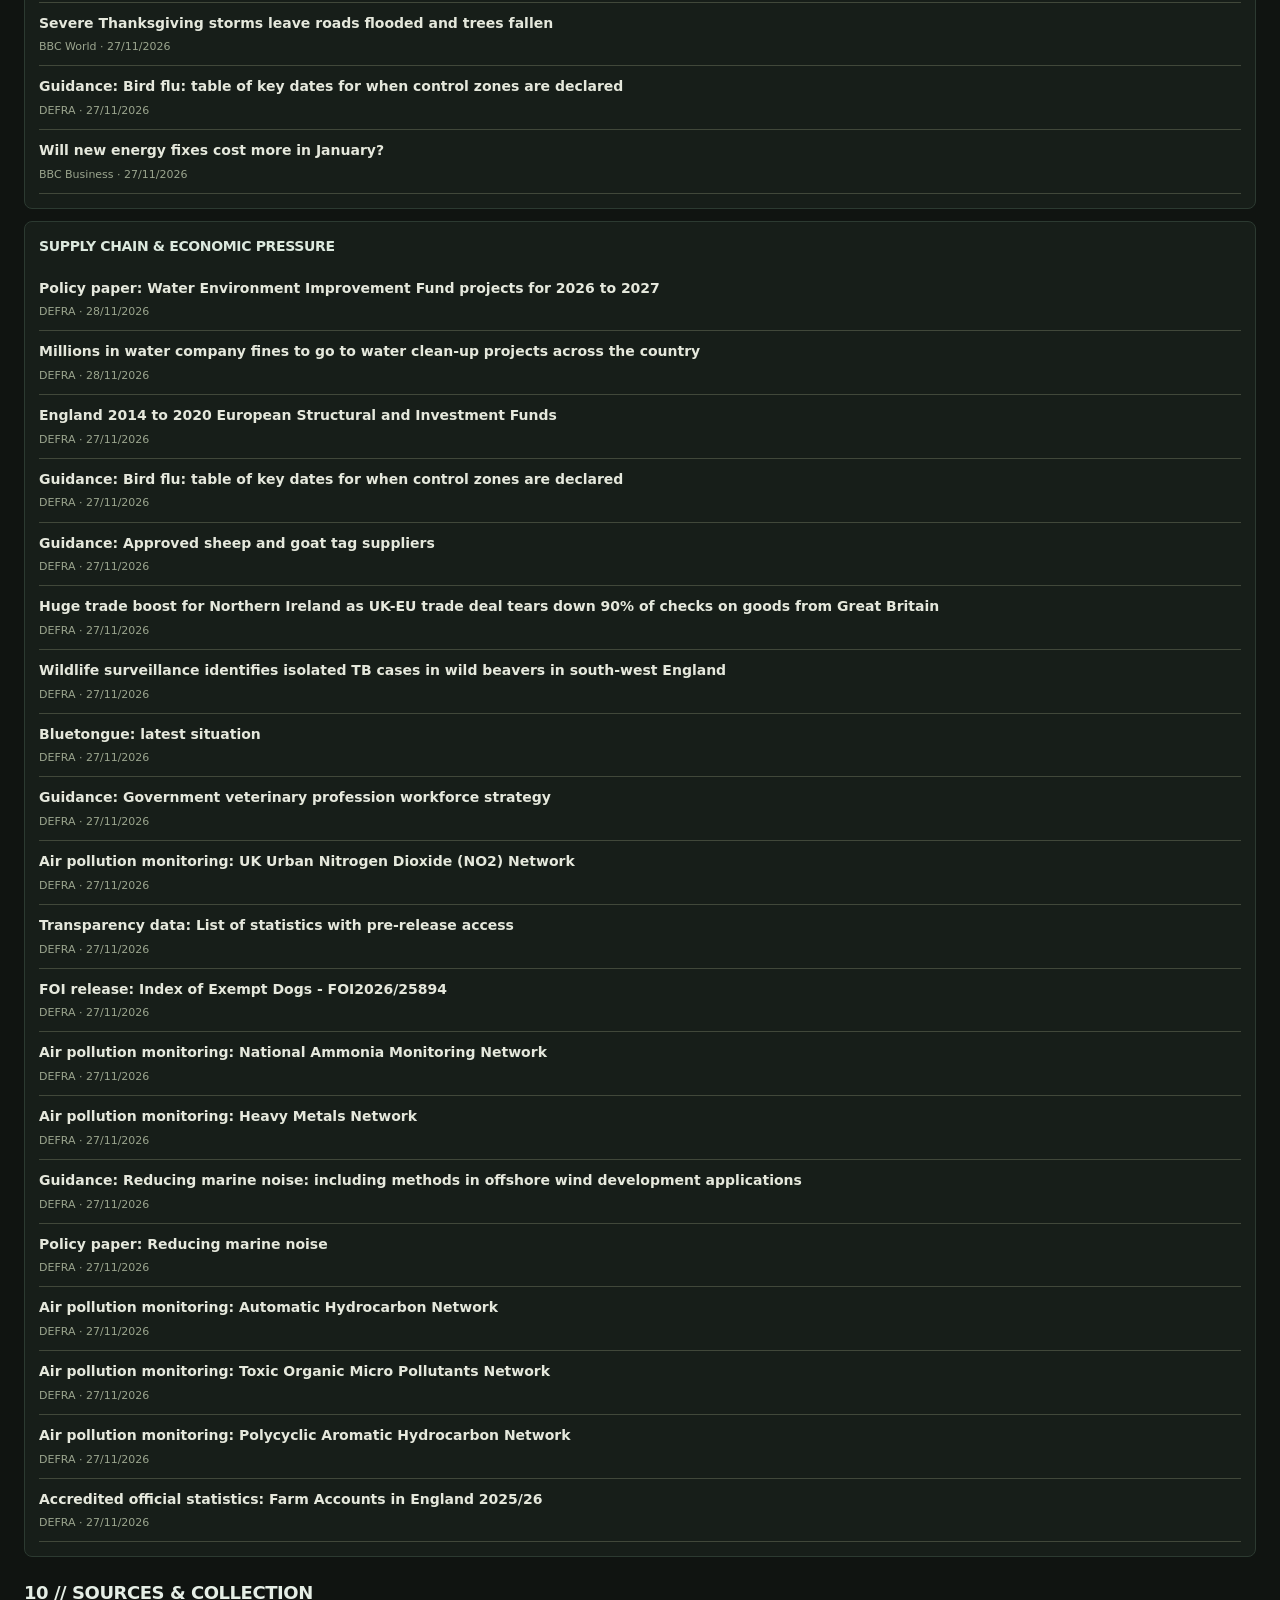
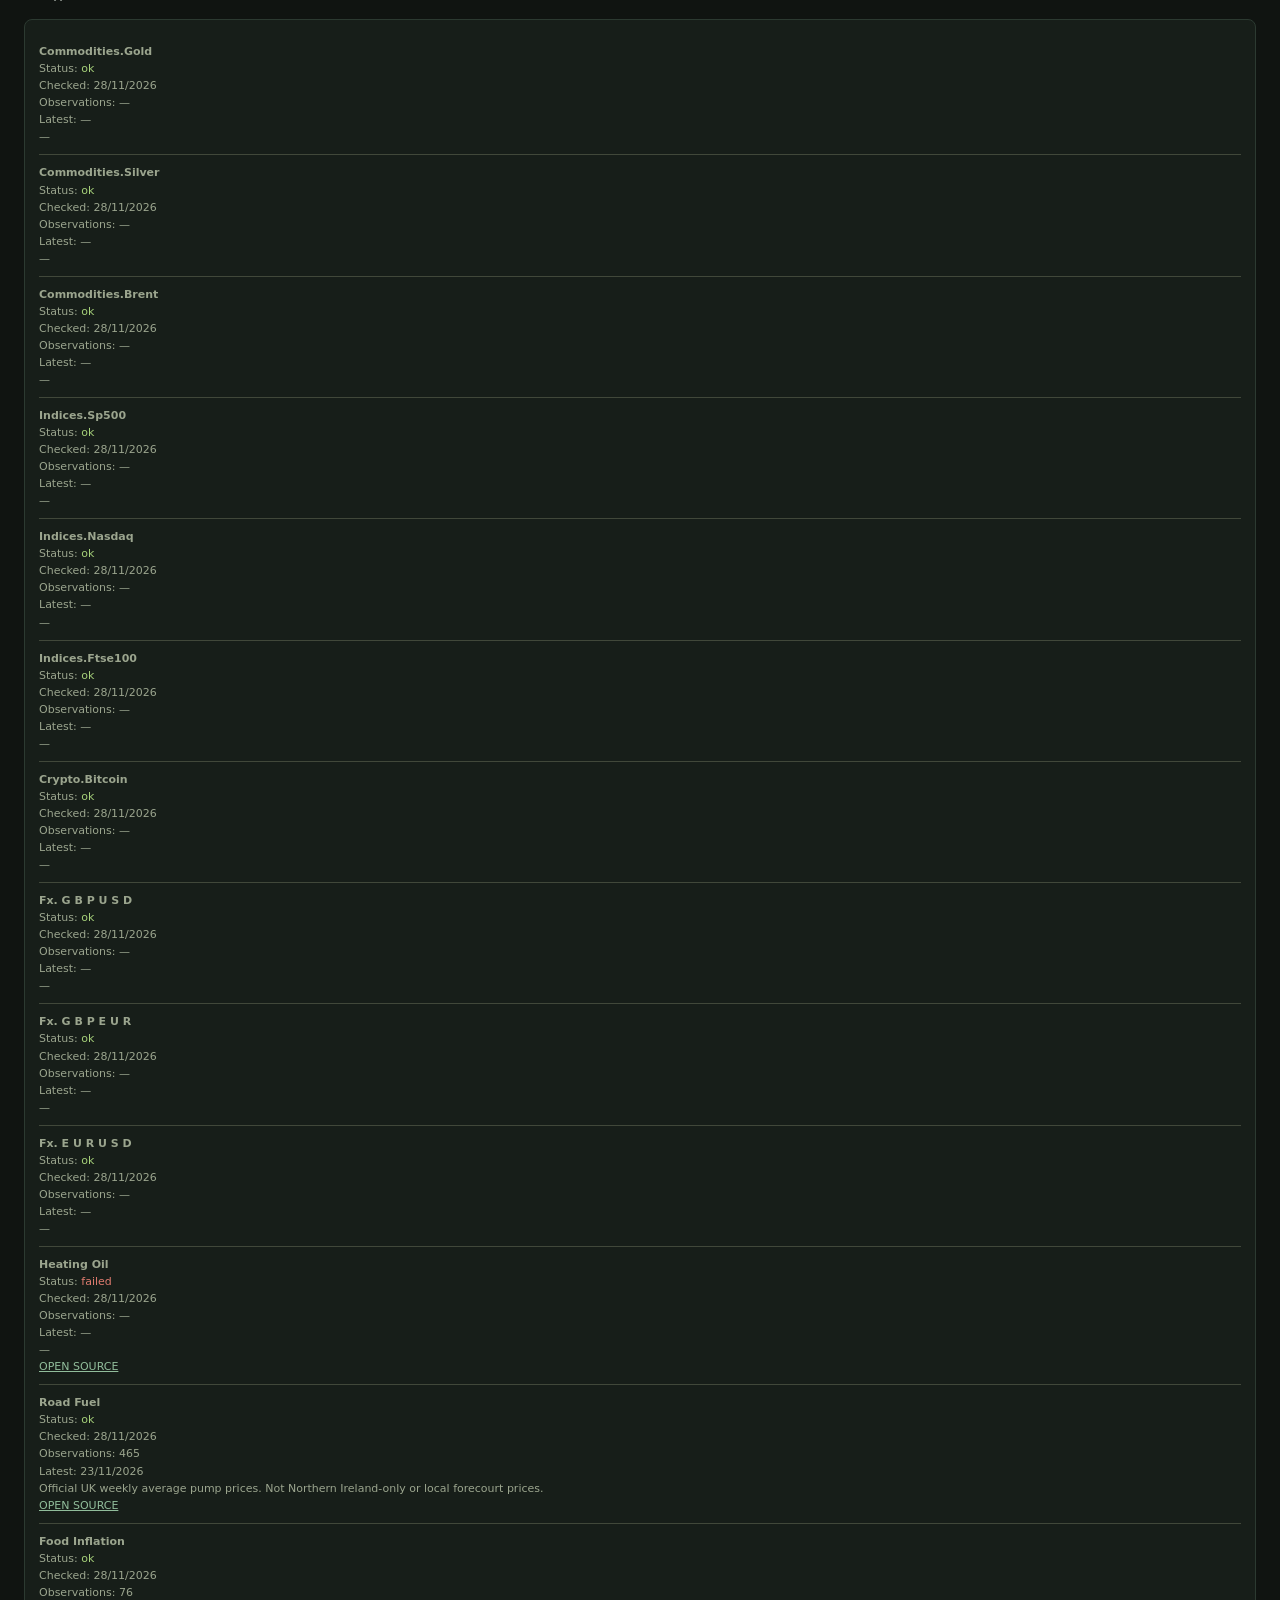
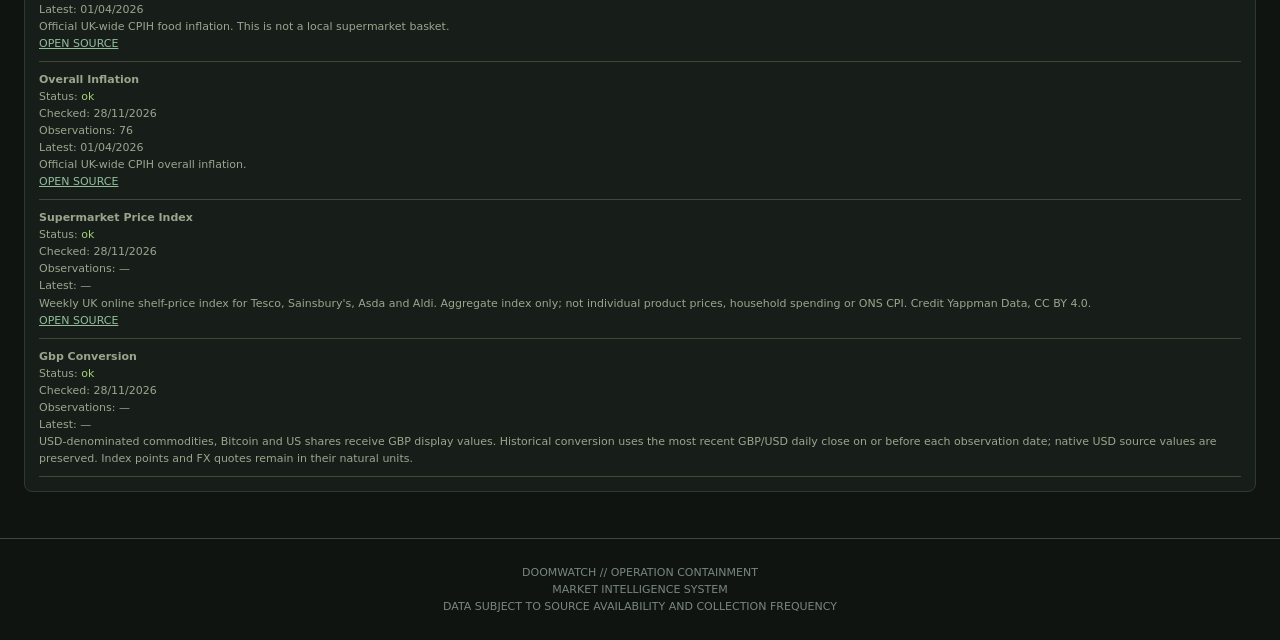
<file: household.html>
<!DOCTYPE html>
<html lang="en">
<head>
<meta charset="UTF-8">
<meta name="viewport" content="width=device-width, initial-scale=1">
<meta name="theme-color" content="#111714">
<meta http-equiv="refresh" content="0; url=./markets.html#household">
<title>DOOMWATCH // HOUSEHOLD COSTS</title>
<link rel="canonical" href="./markets.html#household">
<script>window.location.replace("./markets.html#household");</script>
</head>
<body style="margin:0;padding:24px;background:#111714;color:#e5e8dc;font:16px system-ui,sans-serif">
<p>Household cost intelligence has moved into the Markets workspace.</p>
<p><a href="./markets.html#household" style="color:#a6d17a">Open Markets — Household Costs</a></p>
</body>
</html>
</file>
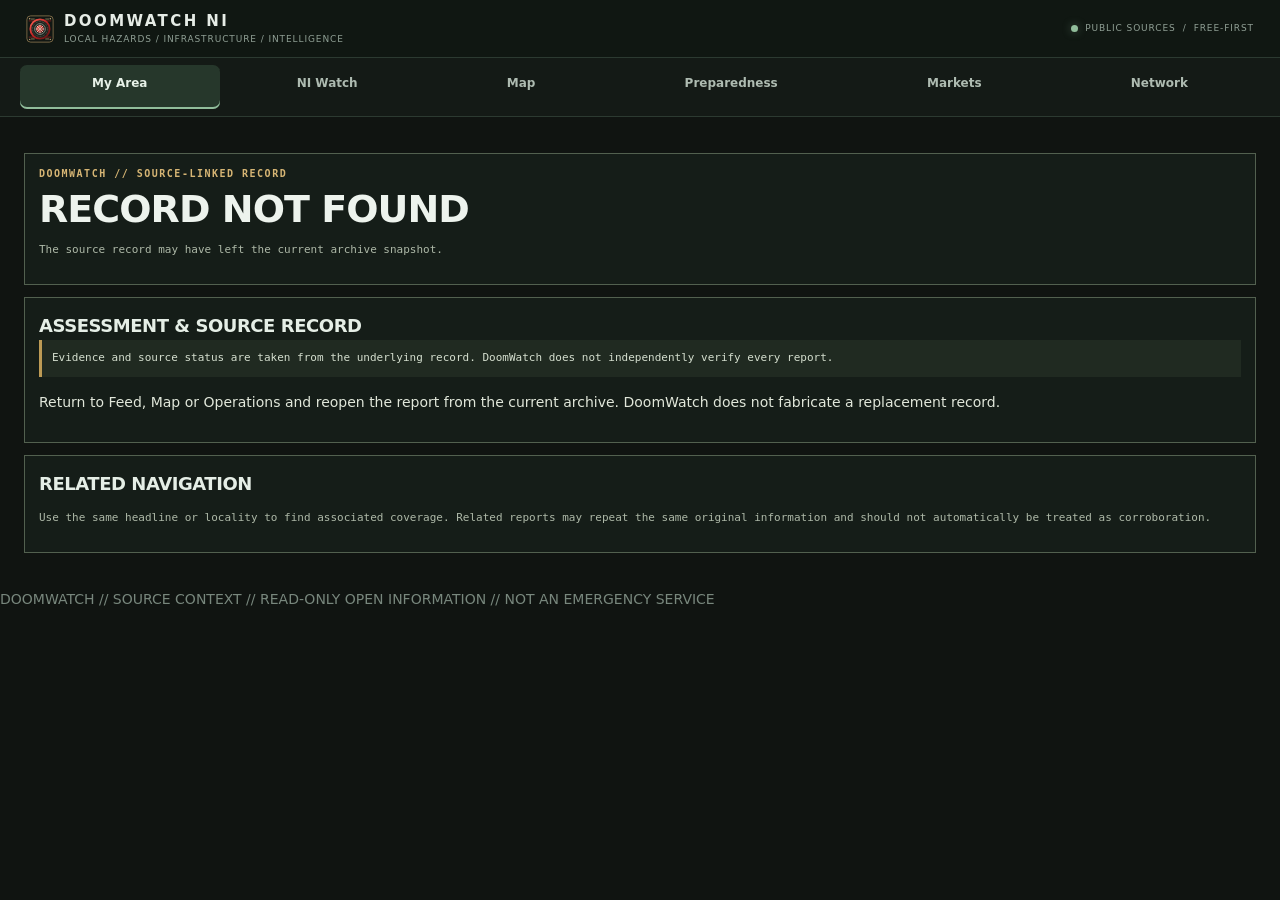
<file: incident.html>
<!DOCTYPE html>
<html lang="en">
<head>
<meta charset="UTF-8">
<meta name="viewport" content="width=device-width, initial-scale=1">
<meta name="theme-color" content="#111714">
<meta name="description" content="DoomWatch read-only source context for an intelligence record.">
<title>DOOMWATCH // SOURCE CONTEXT</title>
<link rel="stylesheet" href="./doomwatch.css">
<style>
.case-wrap{max-width:1050px;margin:0 auto;padding:14px}
.case-panel{background:#151d18;border:1px solid #52604f;padding:14px;margin:12px 0;min-width:0}
.case-kicker{font:700 10px monospace;letter-spacing:1.5px;color:#d6b574}
.case-title{font-size:clamp(19px,4vw,29px);line-height:1.2;color:#f0d28e;margin:8px 0}
.case-meta{font:11px/1.6 monospace;color:#aeb9a8;overflow-wrap:anywhere}
.case-body{line-height:1.65;color:#e1e7da;white-space:pre-wrap}
.case-links{display:flex;gap:8px;flex-wrap:wrap;margin-top:12px}
.case-links a,.case-links button{display:inline-block;padding:9px 11px;background:#273329;border:1px solid #69775e;color:#e6ebdf;text-decoration:none;font:700 10px monospace}
.case-source{border-top:1px solid #435040;padding:10px 0}
.case-status{padding:10px;background:#202a21;border-left:3px solid #bd9b55;color:#d5dfcf;font:11px/1.5 monospace}
@media(max-width:650px){.case-wrap{padding:8px}.case-panel{padding:10px}}
</style>
</head>
<body>
<main class="case-wrap">
 <section class="case-panel">
  <div class="case-kicker">DOOMWATCH // SOURCE-LINKED RECORD</div>
  <h1 class="case-title" id="case-title">Loading source detail view…</h1>
  <div class="case-meta" id="case-meta">CONNECTING TO SHARED INTELLIGENCE ARCHIVE</div>
  <div class="case-links" id="case-actions"></div>
 </section>
 <section class="case-panel">
  <h2>ASSESSMENT & SOURCE RECORD</h2>
  <div class="case-status" id="case-status">Evidence and source status are taken from the underlying record. DoomWatch does not independently verify every report.</div>
  <p class="case-body" id="case-body"></p>
  <div id="case-details"></div>
 </section>
 <section class="case-panel">
  <h2>RELATED NAVIGATION</h2>
  <p class="case-meta">Use the same headline or locality to find associated coverage. Related reports may repeat the same original information and should not automatically be treated as corroboration.</p>
  <div class="case-links" id="case-related"></div>
 </section>
</main>
<footer>DOOMWATCH // SOURCE CONTEXT // READ-ONLY OPEN INFORMATION // NOT AN EMERGENCY SERVICE</footer>
<script>
"use strict";
const $=id=>document.getElementById(id);
const esc=v=>String(v??"").replace(/[&<>"']/g,c=>({"&":"&amp;","<":"&lt;",">":"&gt;",'"':"&quot;","'":"&#39;"}[c]));
const params=new URLSearchParams(location.search),wantedUrl=params.get("url")||"",wantedTitle=params.get("title")||"";
const stamp=a=>a.publishedAt||a.date||a.timestamp||a.updatedAt||a.collectedAt||"";
const fmt=v=>{if(!v)return"DATE NOT SUPPLIED";const d=new Date(v);return Number.isNaN(d.getTime())?String(v):d.toLocaleString("en-GB");};
const title=a=>String(a.title||a.headline||a.name||a.claim||"Untitled intelligence record");
const body=a=>String(a.description||a.summary||a.content||a.text||a.snippet||"");
const region=a=>String(a.region||a.area||a.location||"UNSPECIFIED");
const url=a=>{const u=String(a.url||a.link||a.sourceUrl||"");return /^https?:\/\//i.test(u)?u:"";};
function flatten(data){
 const out=[],seen=new Set(),add=a=>{if(!a||typeof a!=="object")return;const k=String(a.id||a.url||a.link||a.title||"");if(k&&seen.has(k))return;if(k)seen.add(k);out.push(a);};
 const walk=v=>{if(!v)return;if(Array.isArray(v))v.forEach(x=>{if(x&&typeof x==="object")add(x);});else if(typeof v==="object")Object.values(v).forEach(x=>{if(Array.isArray(x))walk(x);else if(x&&typeof x==="object")add(x);});};
 walk(data.articles);walk(data.items);walk(data.alerts);
 if(Array.isArray(data.sections))data.sections.forEach(s=>{if(s&&typeof s==="object")["articles","items","stories","updates"].forEach(k=>walk(s[k]));});
 else if(data.sections&&typeof data.sections==="object")Object.values(data.sections).forEach(s=>{if(Array.isArray(s))walk(s);else if(s&&typeof s==="object")["articles","items","stories","updates"].forEach(k=>walk(s[k]));});
 return out;
}
function regionIsNI(a){const r=region(a).toLowerCase(),t=(title(a)+" "+body(a)).toLowerCase();return /northern ireland|\bni\b/.test(r)||/belfast|derry|londonderry|ballyclare|antrim|newtownabbey|ballymena|coleraine|armagh|omagh|newry|larne|lisburn|carrickfergus/.test(t);}
function render(a,all){
 const t=title(a),u=url(a),place=String(a.locality?.name||a.town||a.locationName||a.location||a.area||"").trim();
 $("case-title").textContent=t;
 $("case-meta").textContent=[a.source||a.publisher||"SOURCE NOT SUPPLIED",region(a),fmt(stamp(a)),a.sourceTrust||a.sourceType||"SOURCE CLASS NOT SUPPLIED"].join(" · ");
 $("case-status").textContent="EVIDENCE: "+String(a.evidenceStatus||a.status||"UNASSESSED").toUpperCase()+" · CONFIDENCE: "+String(a.confidence||"NOT SUPPLIED")+" · SEVERITY: "+String(a.incidentSeverity||a.severity||"NOT ASSESSED")+" (ONLY WHERE THE SOURCE PROVIDES A LABEL)";
 $("case-body").textContent=body(a)||"No additional description supplied in the archive record.";
 $("case-details").innerHTML='<div class="case-source"><strong>SOURCE:</strong> '+esc(a.source||a.publisher||"Not supplied")+'</div><div class="case-source"><strong>COLLECTED:</strong> '+esc(fmt(a.collectedAt||a.ingestedAt))+'</div><div class="case-source"><strong>LOCATION:</strong> '+esc(place||"Not identified")+(a.stationCoordinatesVerified?" · verified station coordinates":"")+'</div><div class="case-source"><strong>RECORD ID:</strong> '+esc(a.id||"Not supplied")+'</div>';
 $("case-actions").innerHTML=(u?'<a href="'+esc(u)+'" target="_blank" rel="noopener noreferrer">OPEN ORIGINAL SOURCE ↗</a>':'')+(regionIsNI(a)?'<a href="./map.html?search='+encodeURIComponent(place||t)+'">FIND ON MAP ↗</a>':'')+'<a href="./feed.html?q='+encodeURIComponent(t)+'">RELATED FEED COVERAGE ↗</a><a href="./operations.html?search='+encodeURIComponent(t)+'">OPERATIONS ROOM ↗</a>';
 const related=all.filter(x=>x!==a&&((u&&url(x)===u)||(title(x).toLowerCase()===t.toLowerCase()))).slice(0,8);
 $("case-related").innerHTML=related.length?related.map(x=>'<div class="case-source"><strong>'+esc(x.source||"Source not supplied")+'</strong><div class="case-meta">'+esc(fmt(stamp(x)))+' · '+esc(x.evidenceStatus||"UNASSESSED")+'</div>'+(url(x)?'<a href="'+esc(url(x))+'" target="_blank" rel="noopener noreferrer">ORIGINAL REPORT ↗</a>':"")+'</div>').join(""):'<span class="case-meta">No exact-title or exact-URL duplicate records were found. Use the related Feed and Operations searches above to inspect similar reports.</span>';
 document.title="DOOMWATCH // "+t.slice(0,65);
}
async function load(){
 try{
  const r=await fetch("./data/intelligence.json?t="+Date.now(),{cache:"no-store"});if(!r.ok)throw new Error("HTTP "+r.status);
  const data=await r.json(),all=flatten(data);
  let found=wantedUrl?all.find(a=>url(a)===wantedUrl):null;
  if(!found&&wantedTitle)found=all.find(a=>title(a).toLowerCase()===wantedTitle.toLowerCase());
  if(!found&&wantedTitle)found=all.find(a=>title(a).toLowerCase().includes(wantedTitle.toLowerCase()));
  if(!found){$("case-title").textContent="RECORD NOT FOUND";$("case-meta").textContent="The source record may have left the current archive snapshot."; $("case-body").textContent="Return to Feed, Map or Operations and reopen the report from the current archive. DoomWatch does not fabricate a replacement record.";return;}
  render(found,all);
 }catch(e){$("case-title").textContent="ARCHIVE UNAVAILABLE";$("case-meta").textContent=e.message;$("case-body").textContent="Check the connection and retry. No sample incident data has been substituted.";}
}
load();
</script>
<script src="./doomwatch-ui.js"></script>
</body>
</html>
</file>
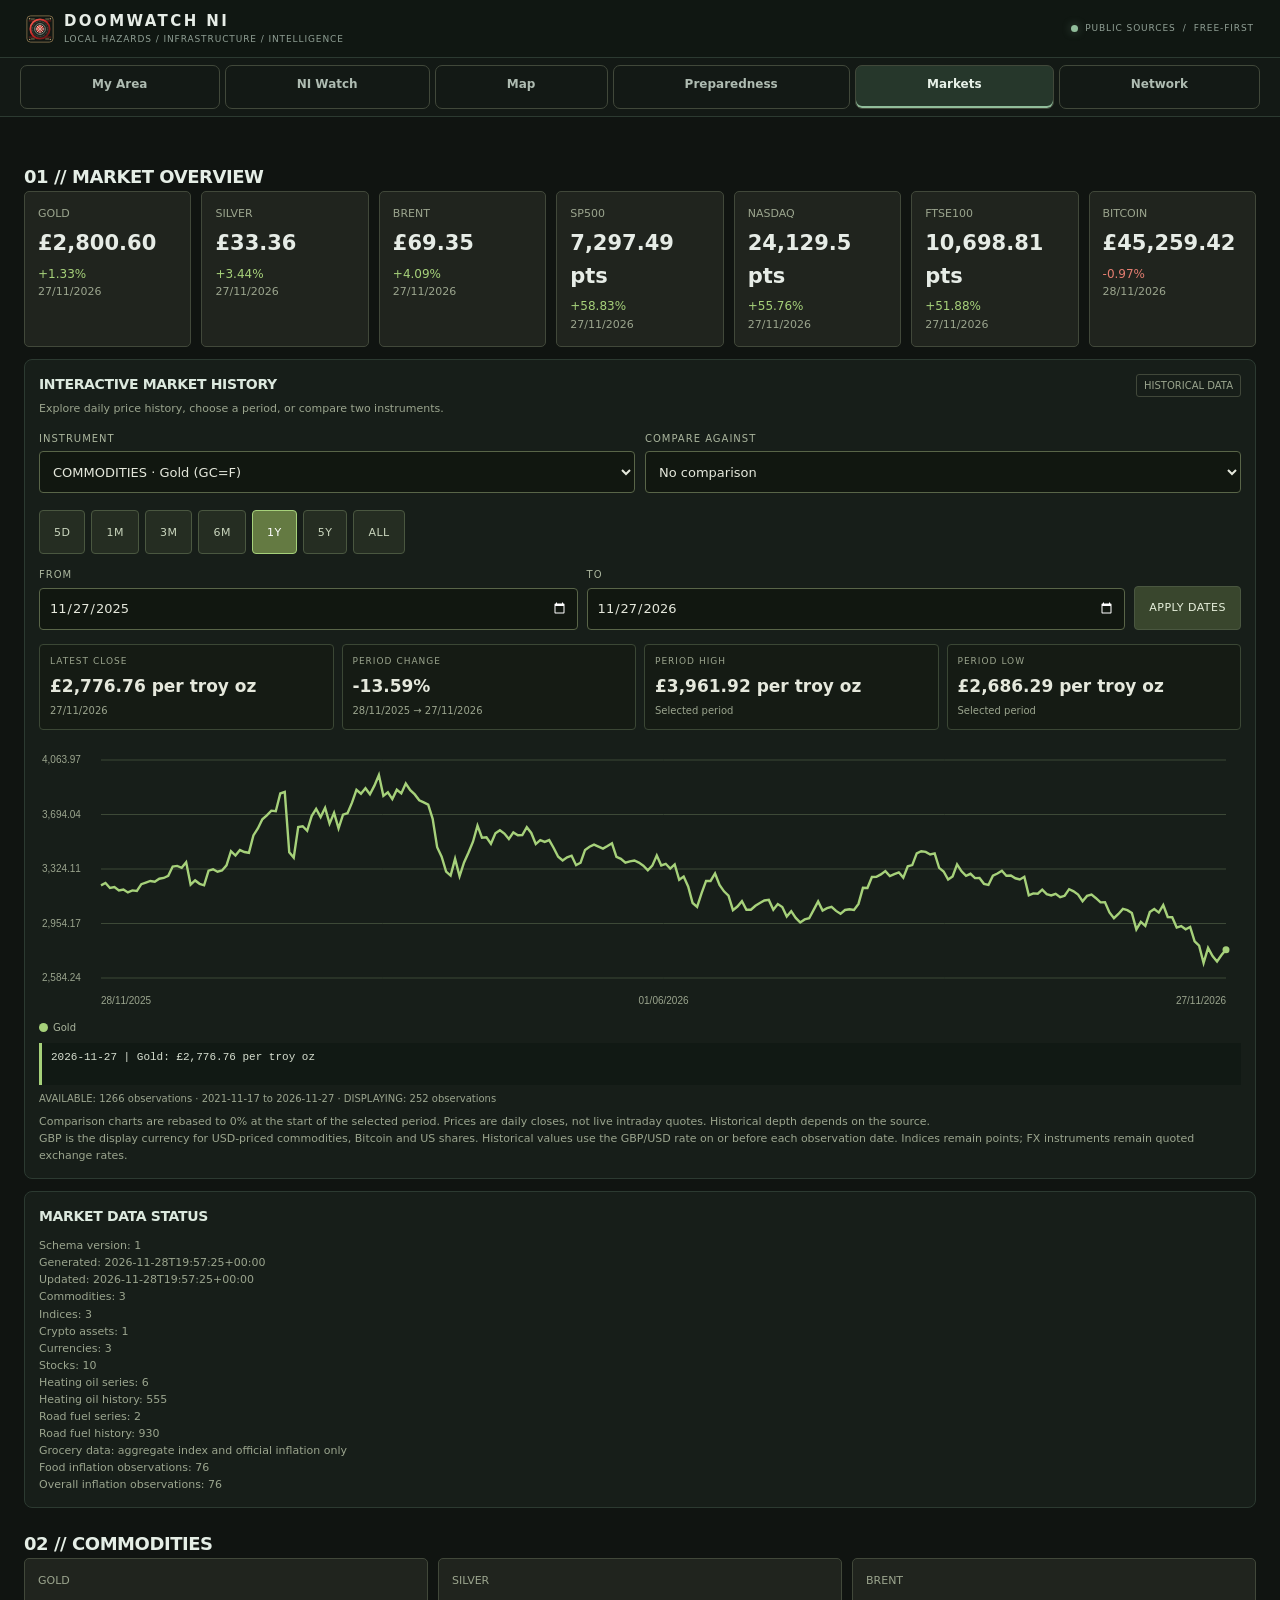
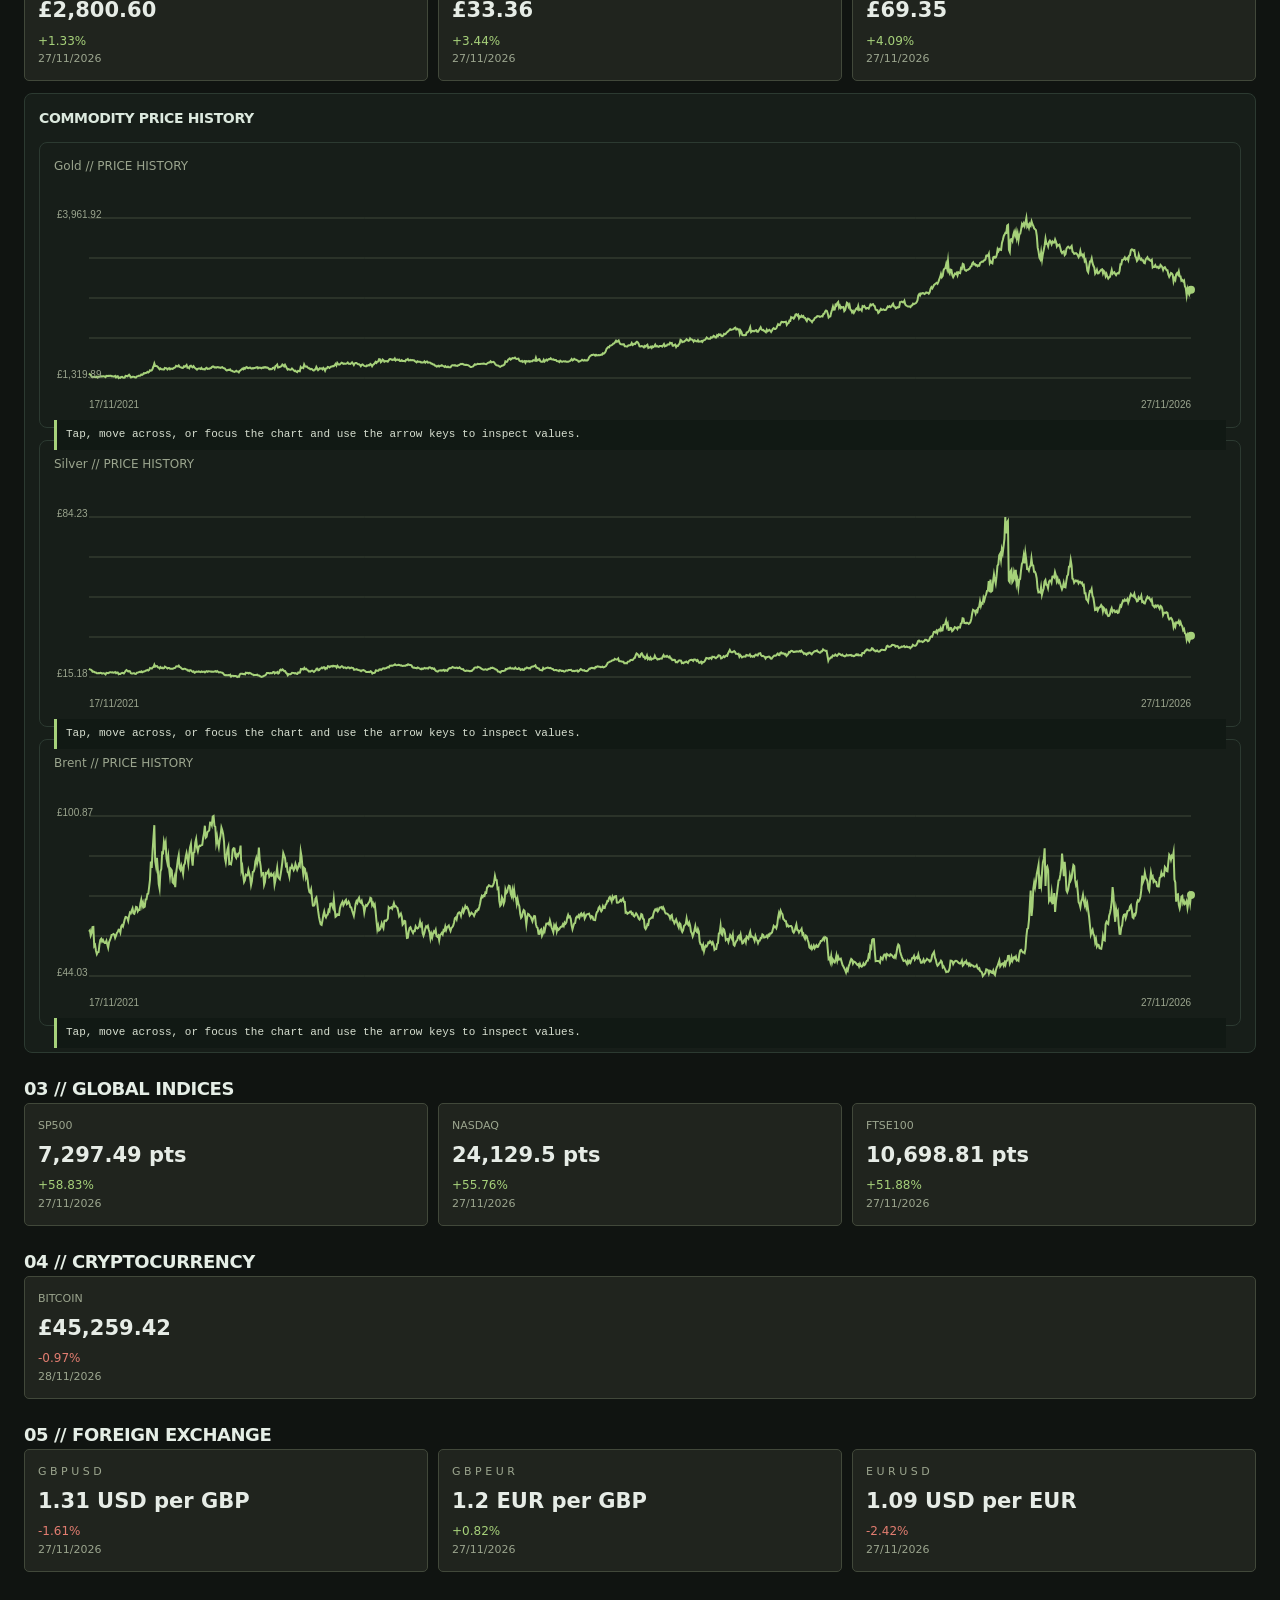
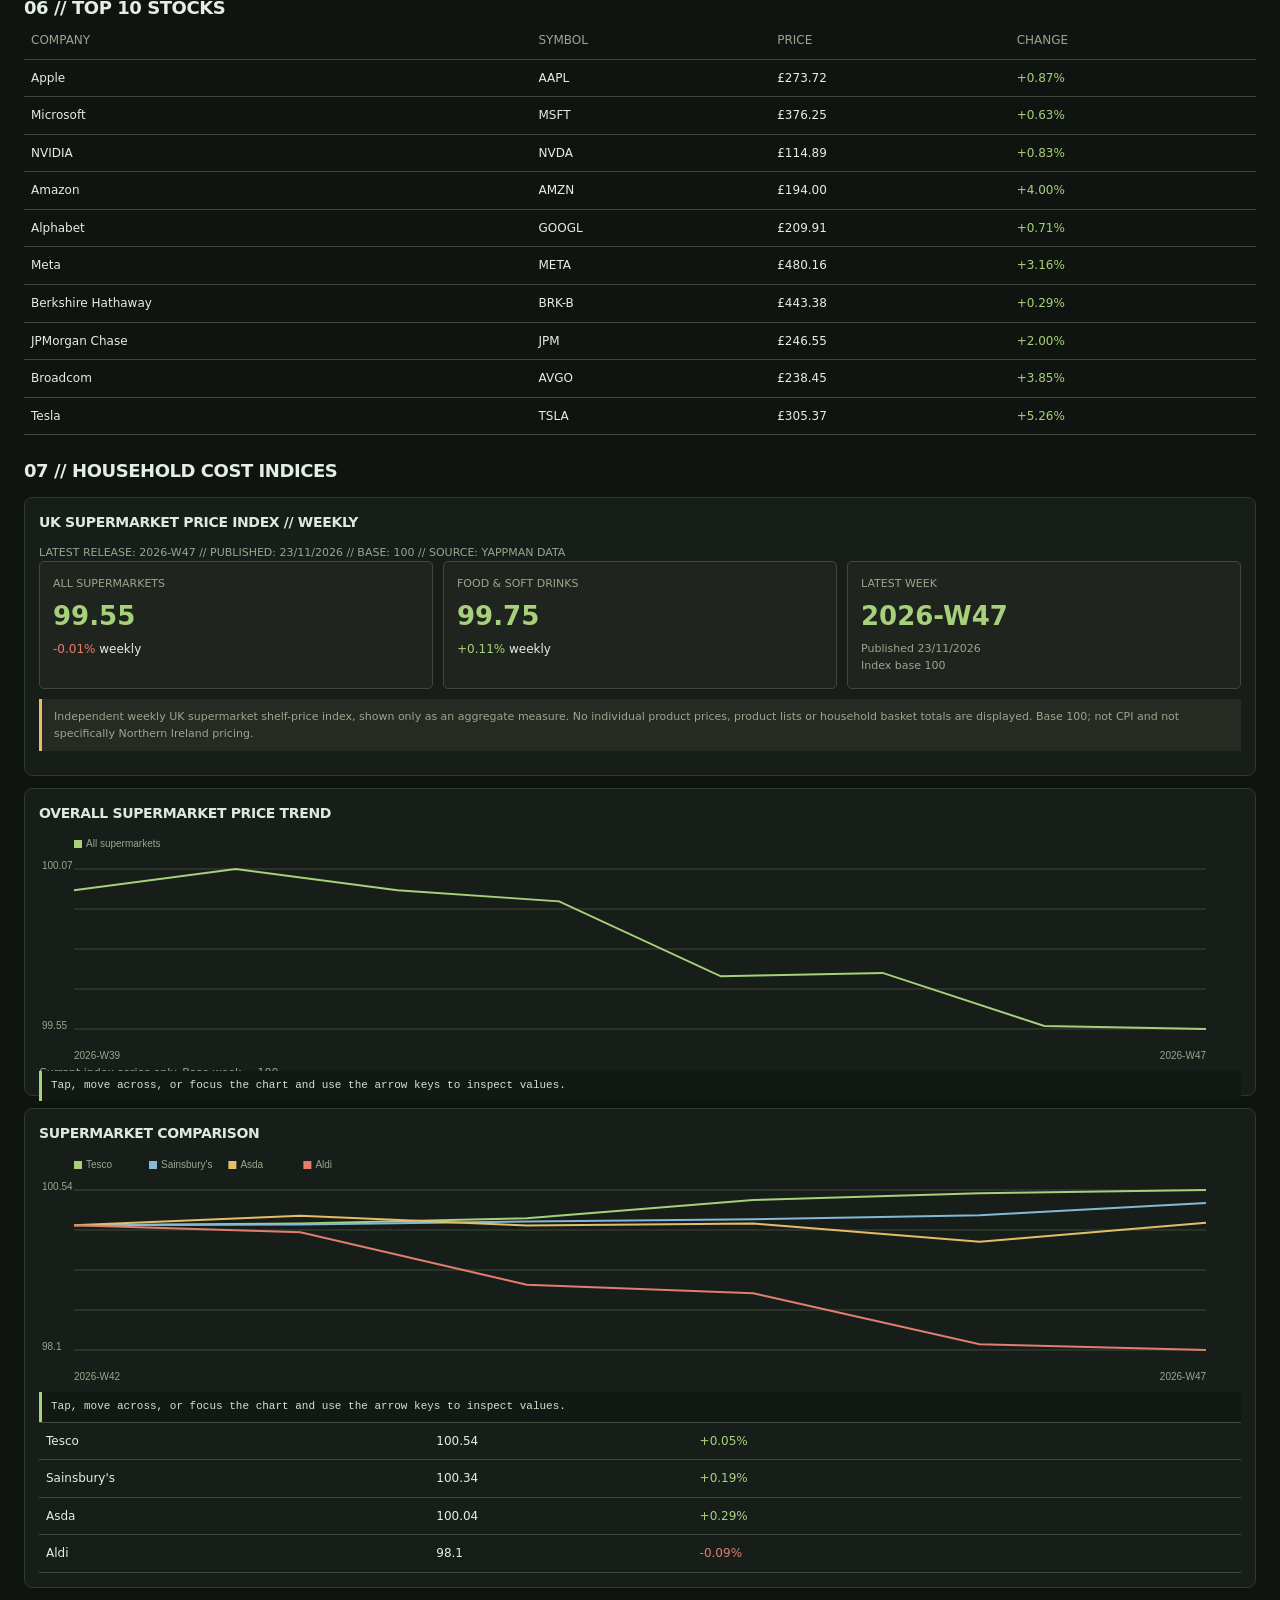
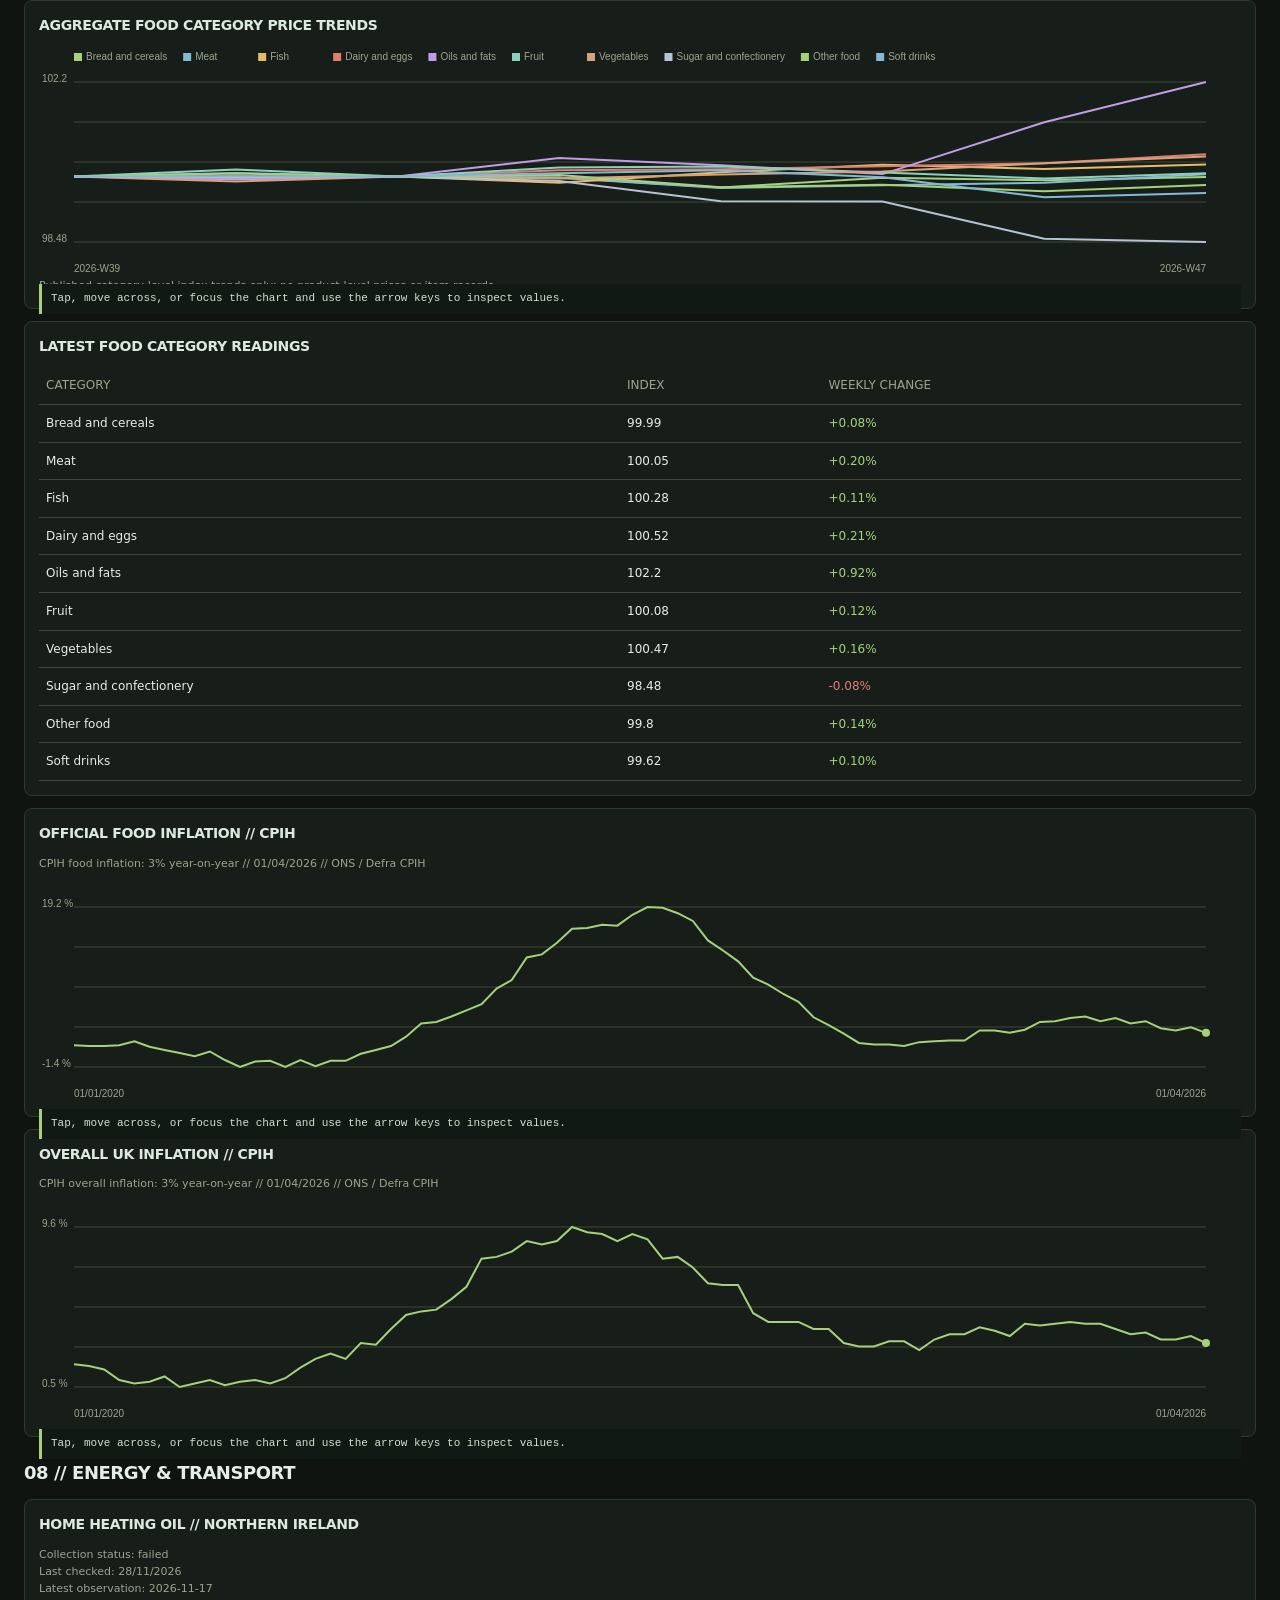
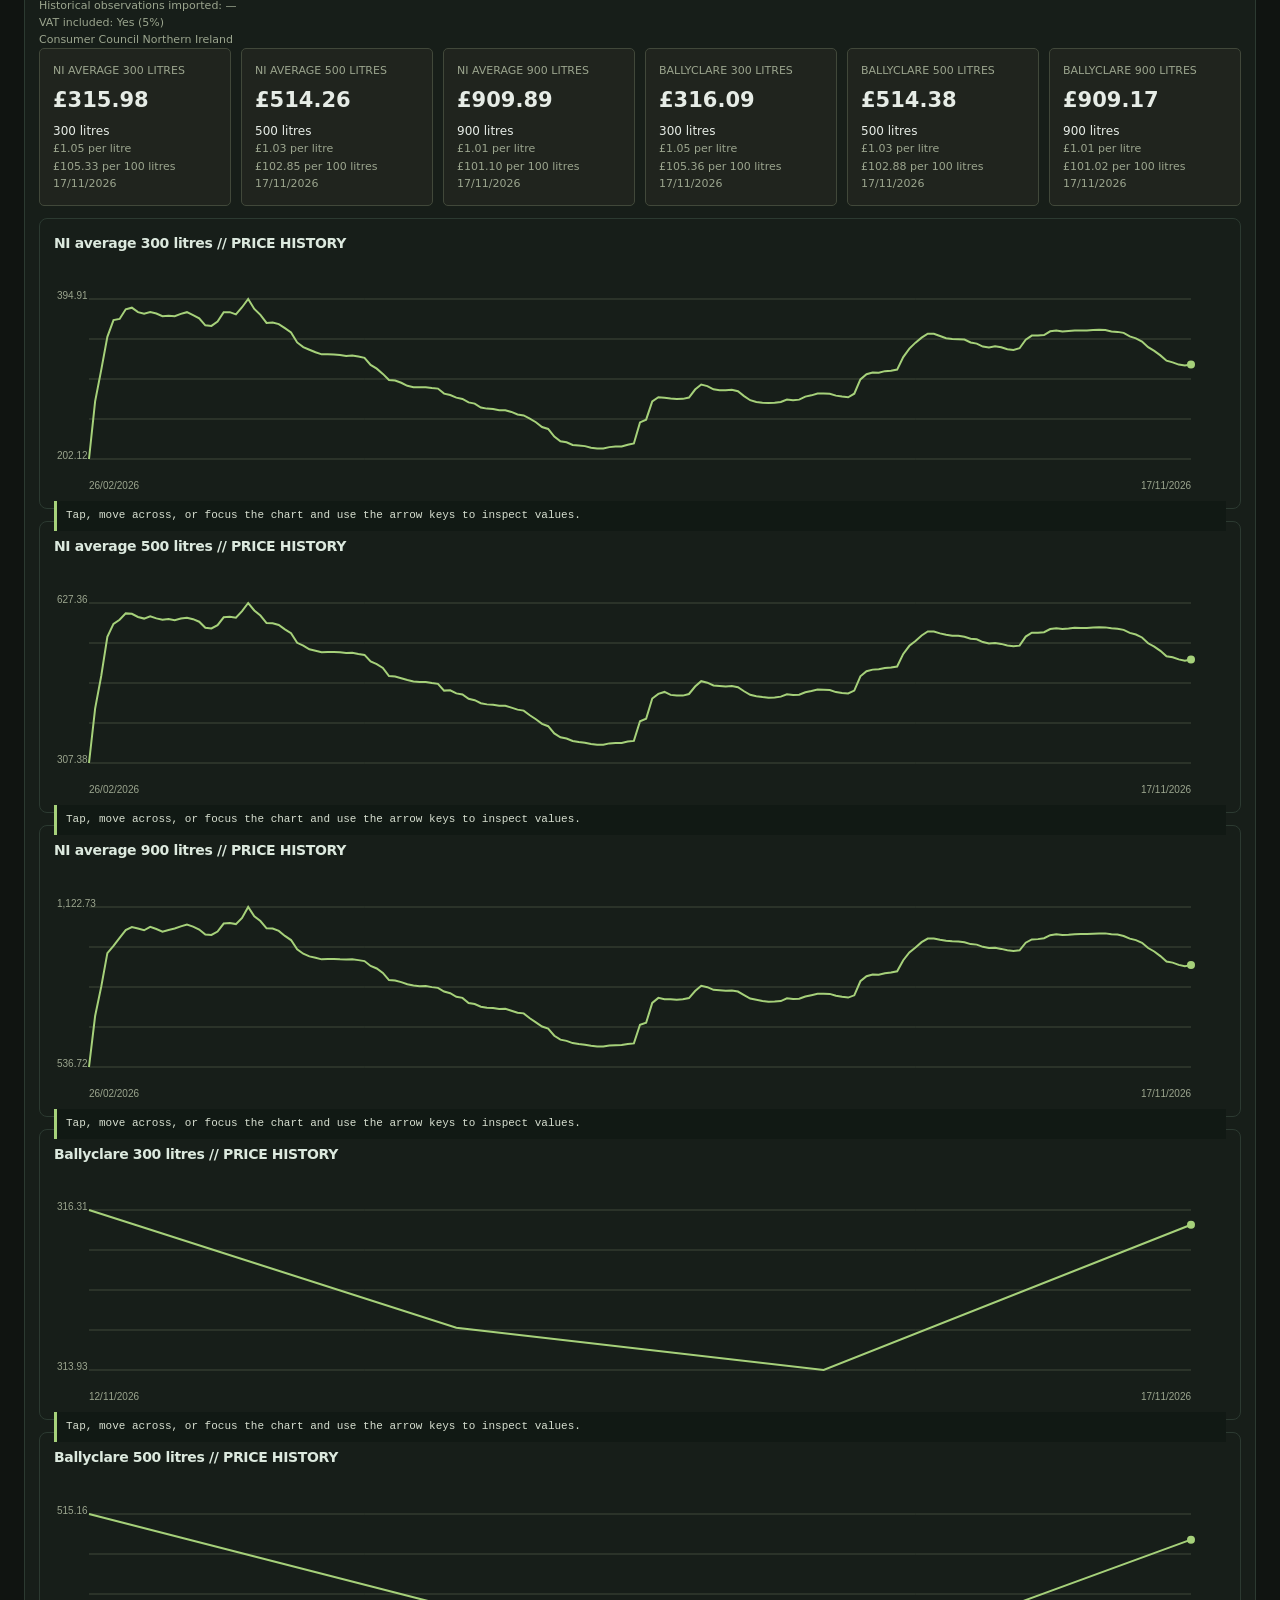
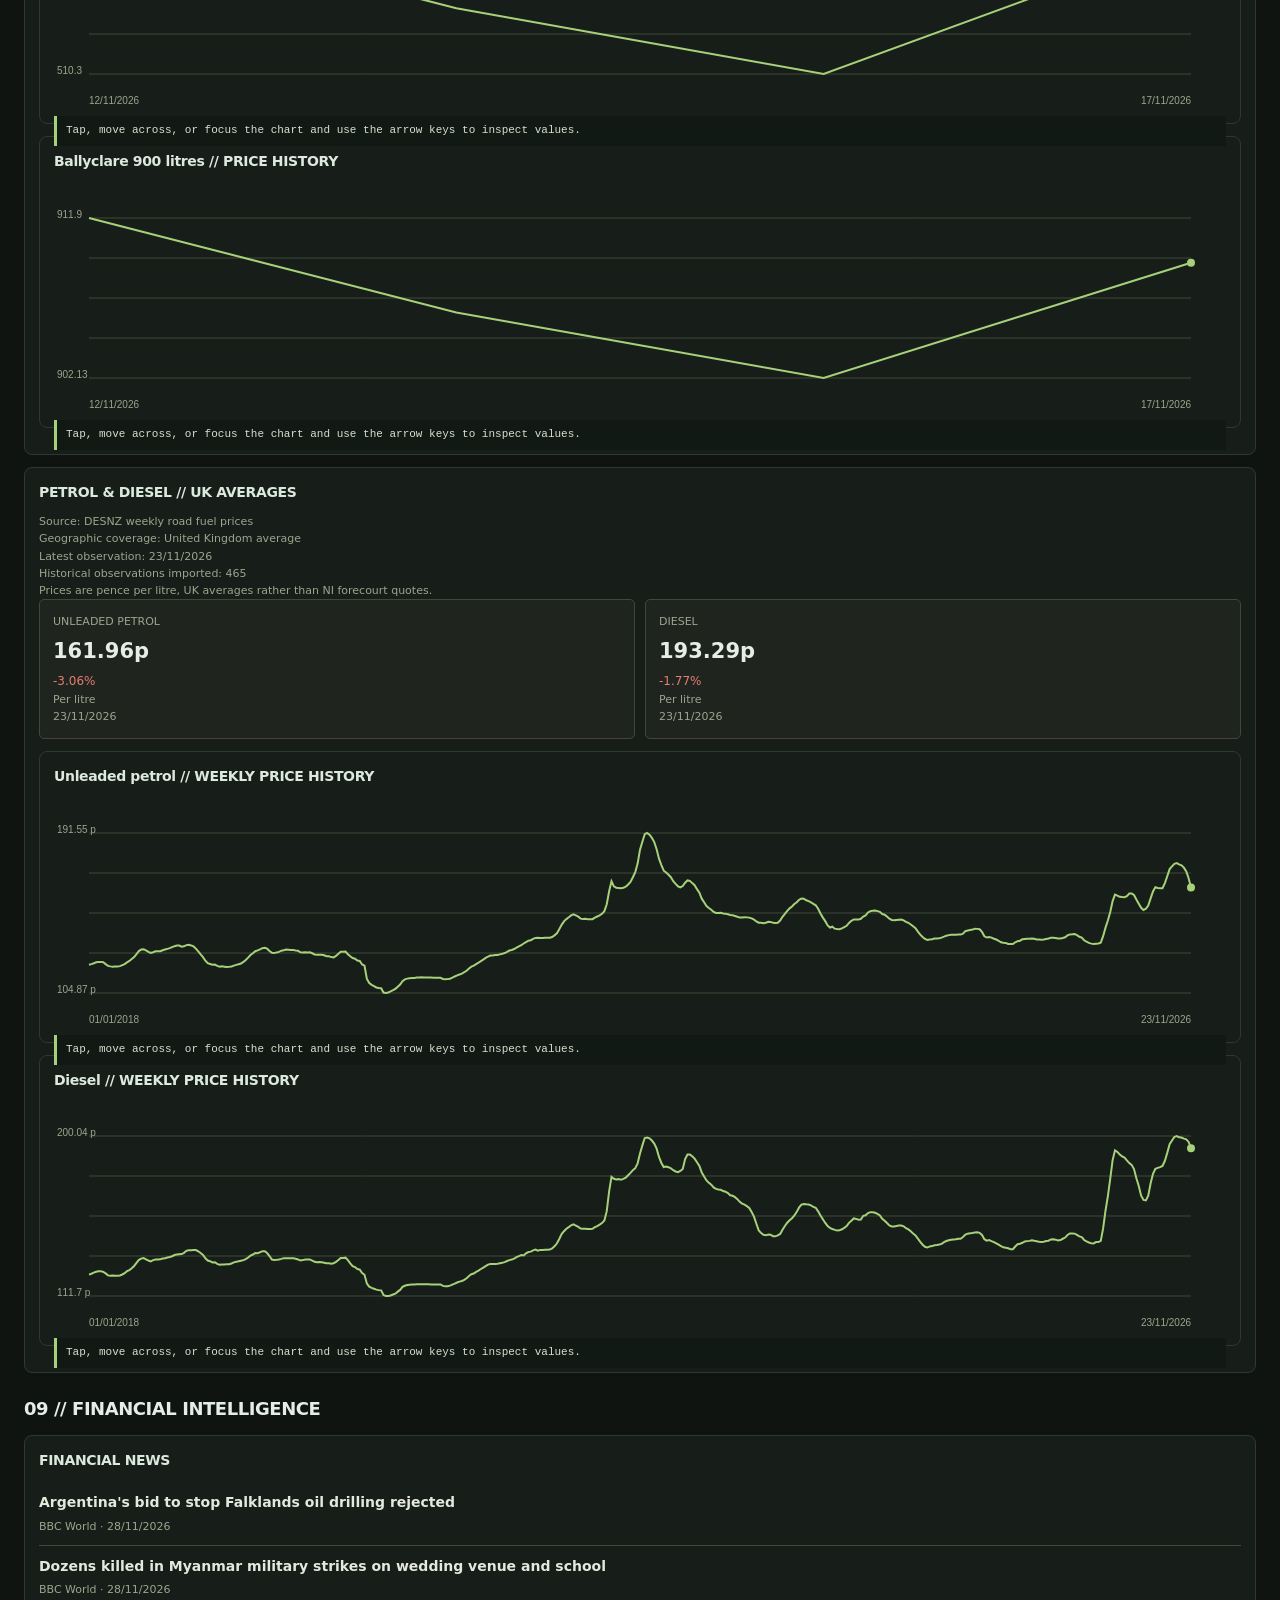
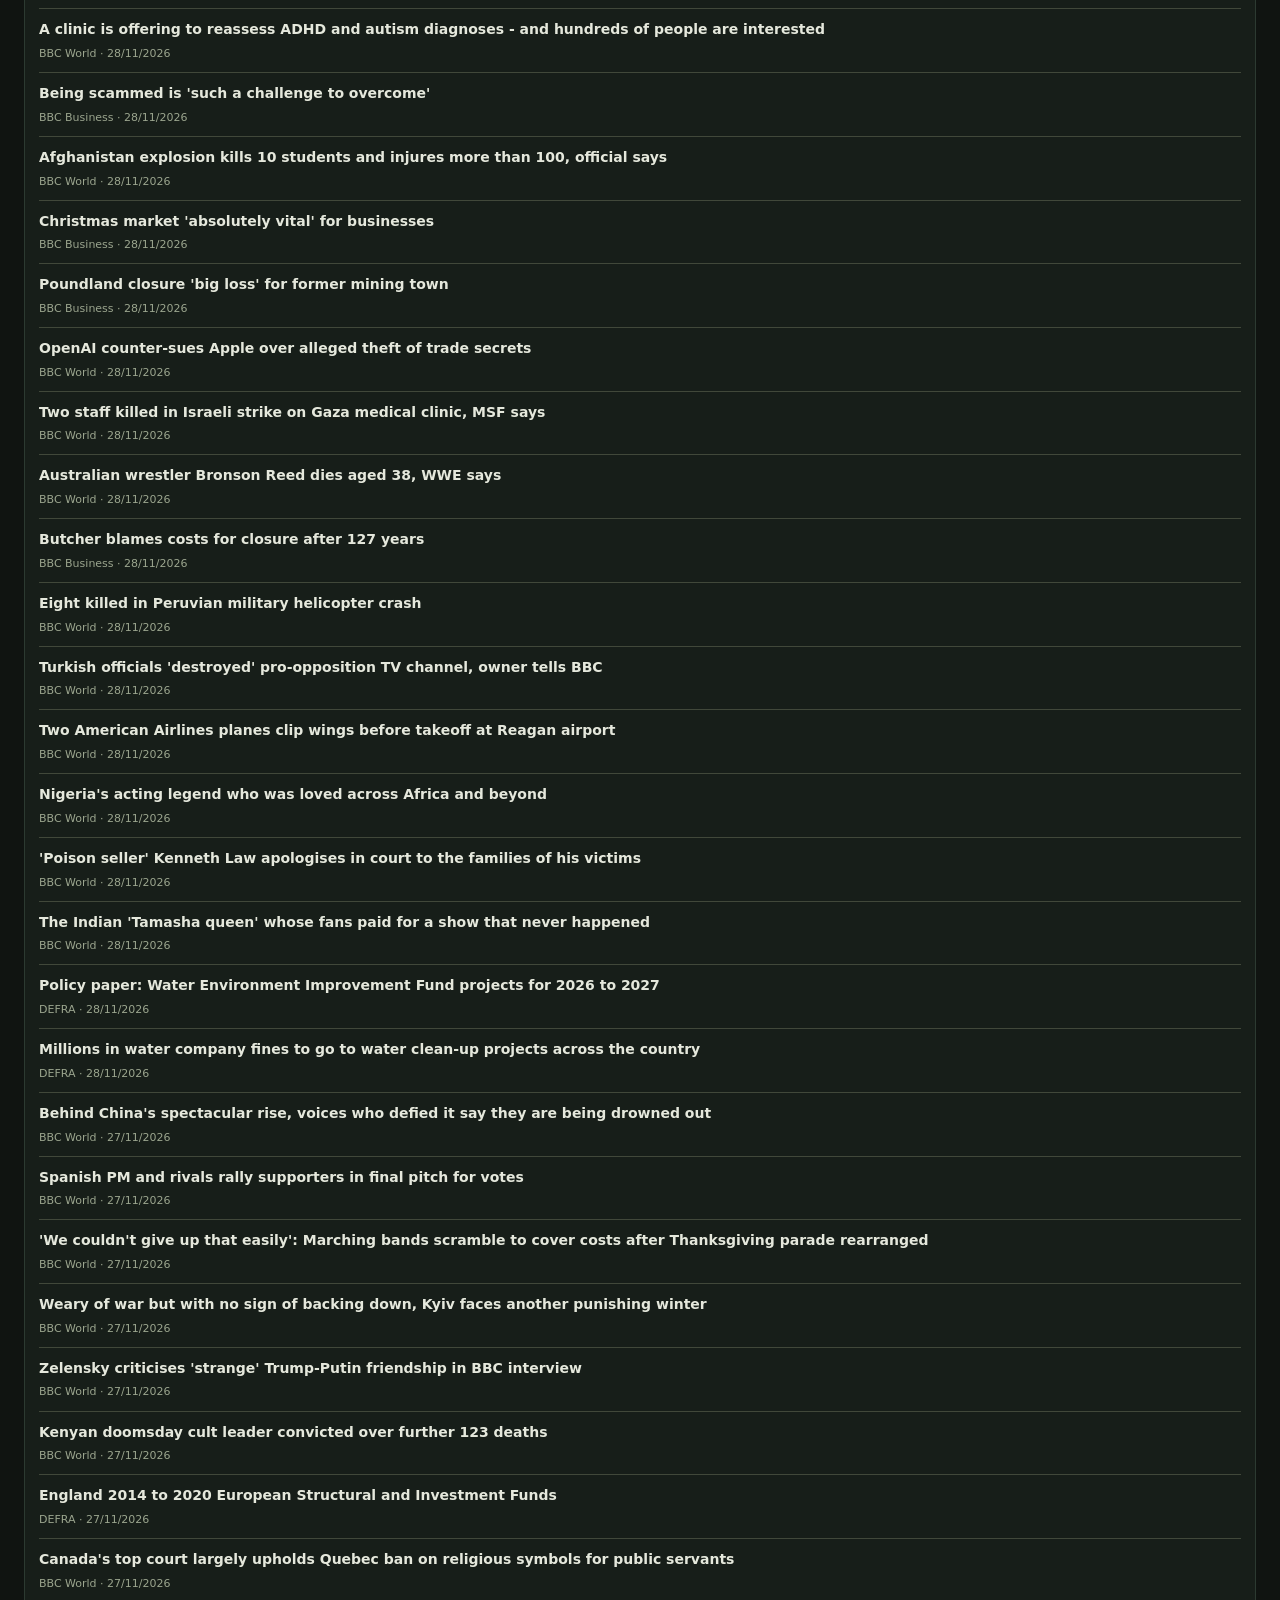
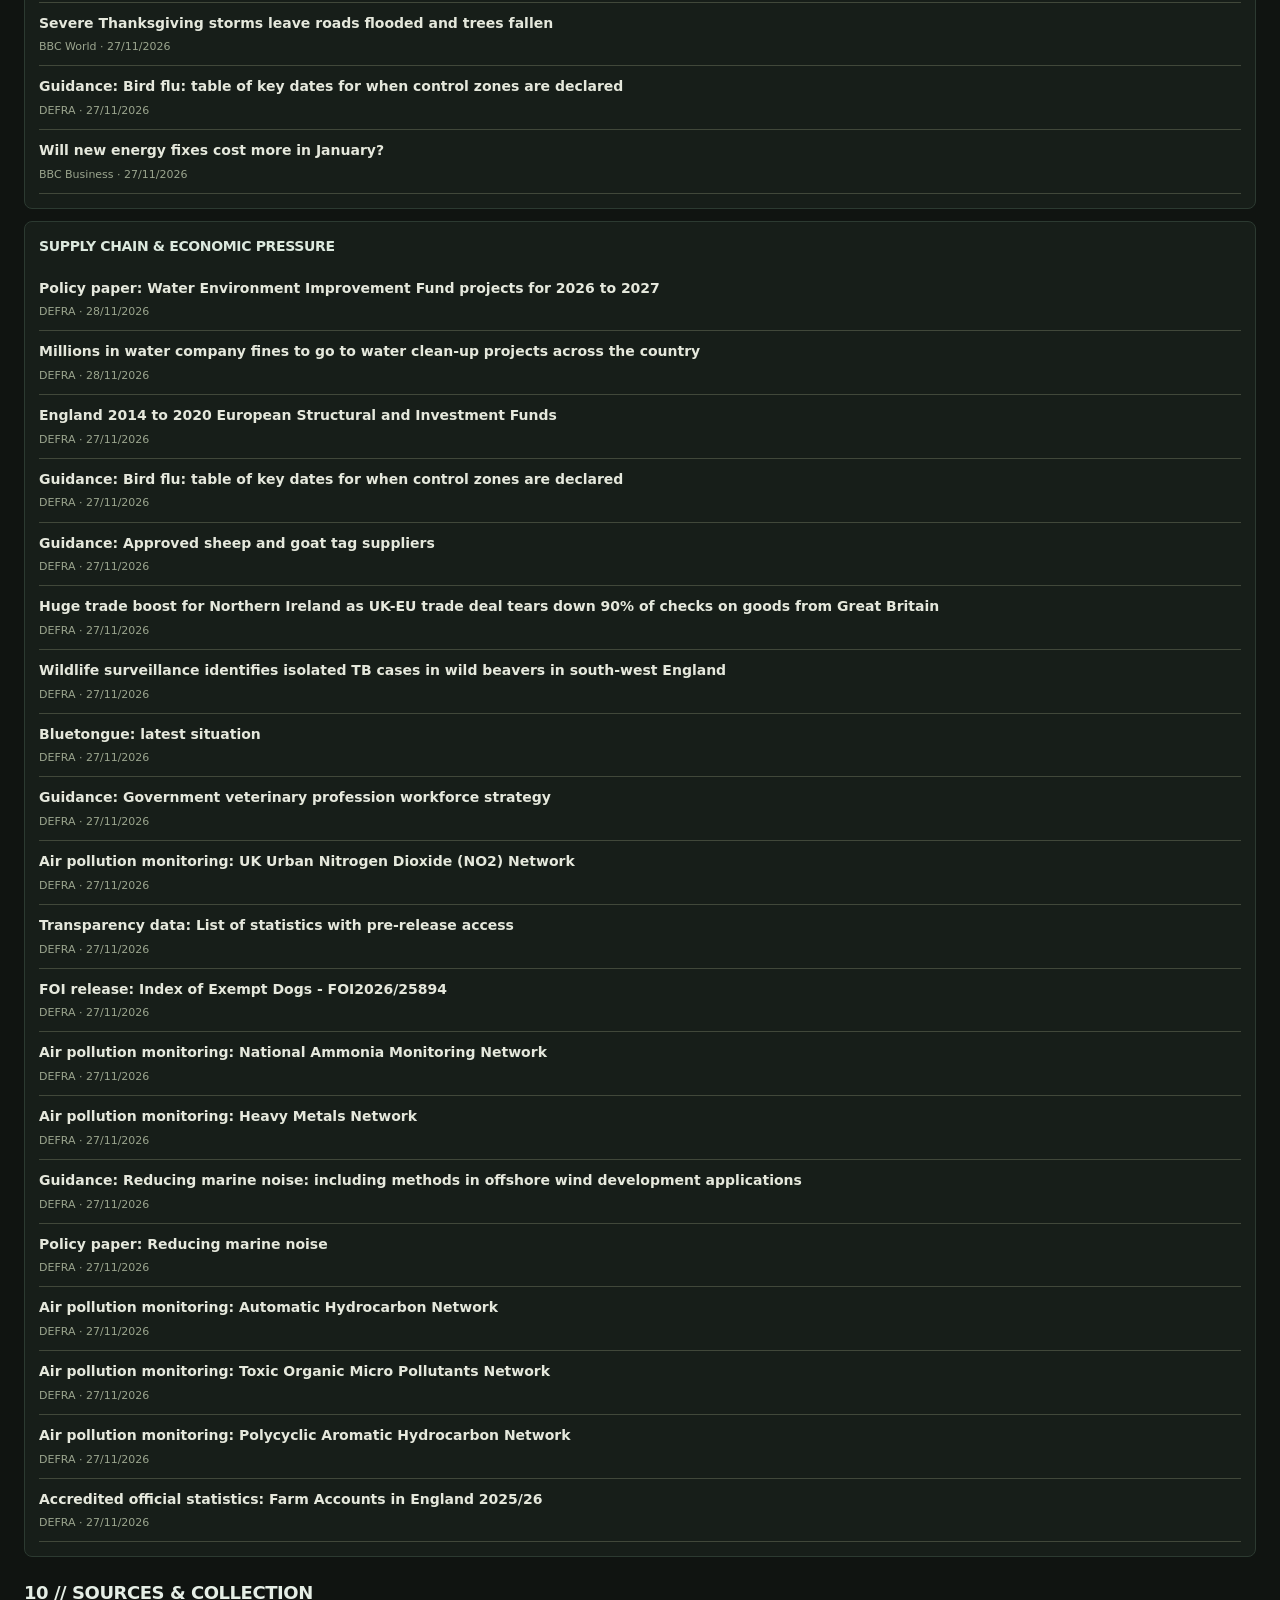
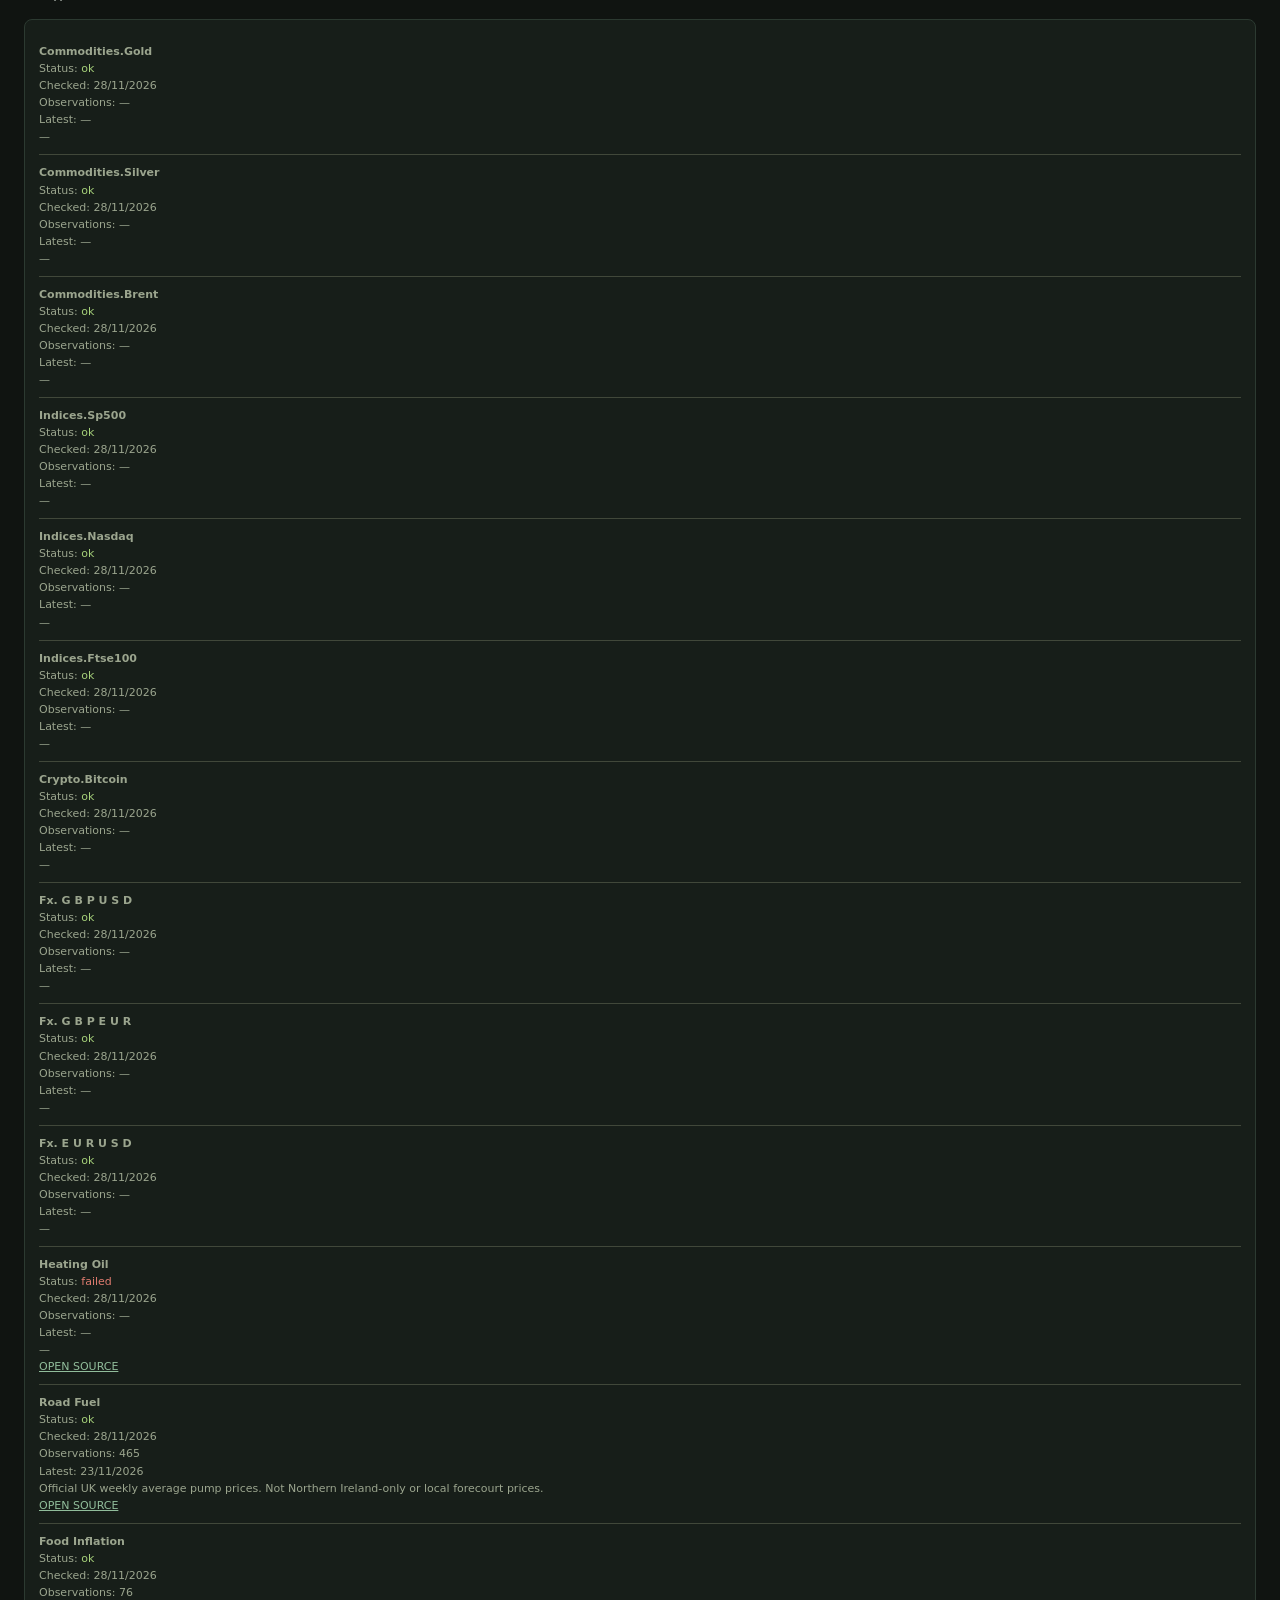
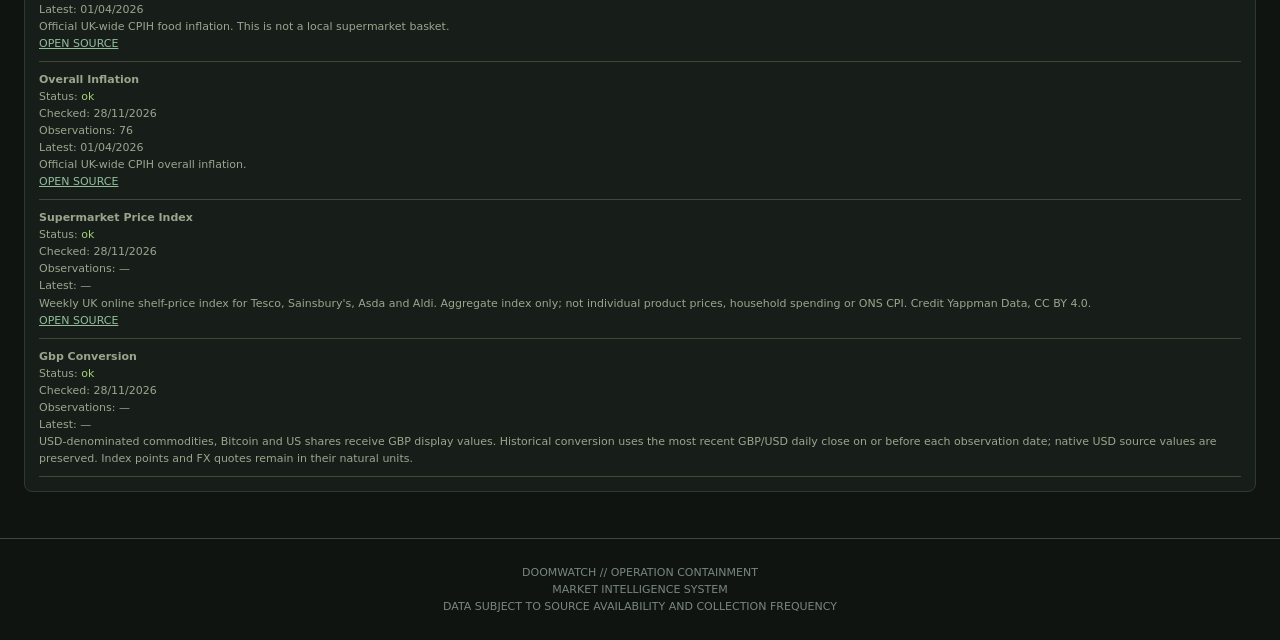
<file: markets.html>
<!DOCTYPE html>
<html lang="en">
<head>
<meta charset="UTF-8">
<meta name="viewport" content="width=device-width,initial-scale=1">
<meta name="theme-color" content="#171914">
<title>DOOMWATCH // MARKETS</title>

<style>
:root{
--bg:#171914;--panel:#20241e;--panel2:#252b23;
--line:#41483a;--text:#e5e8dc;--muted:#9ba58e;
--green:#a6d17a;--red:#e27d70;--amber:#e5bd68;
--blue:#83b9d5;
}
*{box-sizing:border-box}
body{margin:0;background:var(--bg);color:var(--text);font:14px/1.5 system-ui,Arial,sans-serif}
header{padding:20px 16px;background:#11140f;border-bottom:2px solid var(--green)}
header h1{margin:0;color:var(--green);font-size:24px;letter-spacing:2px}
header p{margin:4px 0;color:var(--muted);font-size:12px}
nav{display:flex;gap:8px;overflow-x:auto;padding:12px;background:#1c201a;border-bottom:1px solid var(--line)}
nav a{white-space:nowrap;color:var(--green);text-decoration:none;padding:7px 12px;border:1px solid var(--line);border-radius:4px;font-size:12px}
main{max-width:1250px;margin:auto;padding:14px}
section{margin:22px 0;scroll-margin-top:12px}
h2{font-size:16px;color:var(--green);letter-spacing:1px;border-bottom:1px solid var(--line);padding-bottom:8px}
h3{font-size:13px;color:var(--amber);margin:0 0 10px}
.grid{display:grid;grid-template-columns:repeat(auto-fit,minmax(155px,1fr));gap:10px}
.card{background:var(--panel);border:1px solid var(--line);border-radius:5px;padding:13px;min-width:0}
.card .name{color:var(--muted);font-size:11px;text-transform:uppercase}
.card .price{font-size:21px;font-weight:700;margin:5px 0}
.card .change{font-size:12px}
.up{color:var(--green)}.down{color:var(--red)}.neutral{color:var(--muted)}
.small{font-size:11px;color:var(--muted)}
.panel{background:var(--panel);border:1px solid var(--line);border-radius:5px;padding:14px;margin:12px 0}
.chart-wrap{position:relative;width:100%;height:230px}
canvas{width:100%;height:230px;display:block}
.chart-title{font-size:12px;color:var(--muted);margin-bottom:8px}
table{width:100%;border-collapse:collapse;font-size:12px}
th,td{padding:9px 7px;text-align:left;border-bottom:1px solid var(--line)}
th{color:var(--muted);font-weight:500}
td a{color:var(--green);text-decoration:none}
.scroll{overflow-x:auto}
.news-item{padding:10px 0;border-bottom:1px solid var(--line)}
.news-item a{color:var(--text);text-decoration:none;font-weight:600}
.news-item a:hover{color:var(--green)}
.news-item .small{margin-top:4px}
.status{display:inline-block;padding:3px 7px;border:1px solid var(--line);border-radius:3px;font-size:10px;color:var(--muted)}
.warning{color:var(--amber)}
footer{text-align:center;padding:25px;color:var(--muted);border-top:1px solid var(--line);font-size:11px}
.index-note{border-left:3px solid var(--amber);padding:9px 12px;background:var(--panel2);font-size:11px;color:var(--muted);margin:10px 0}
.index-stat{font-size:26px;font-weight:700;color:var(--green);margin:4px 0}
@media(max-width:500px){
header h1{font-size:20px}
main{padding:10px}
.card .price{font-size:18px}
}
.chart-readout{margin-top:7px;padding:7px 9px;background:#111914;border-left:3px solid #a6d17a;color:#d7dfd0;font:11px/1.45 monospace;min-height:30px;overflow-wrap:anywhere}

.history-explorer{border-color:#596548;background:linear-gradient(145deg,#20271e,#171c16)}
.history-explorer-head{display:flex;align-items:flex-start;justify-content:space-between;gap:10px;margin-bottom:14px}
.history-explorer-head h3{margin:0 0 4px;color:#d6e8bd;letter-spacing:1px}
.history-controls{display:grid;grid-template-columns:repeat(auto-fit,minmax(190px,1fr));gap:10px;margin:12px 0}
.history-controls label,.history-custom label{display:block;color:#aab59d;font-size:10px;letter-spacing:1px}
.history-controls select,.history-custom input{display:block;width:100%;min-height:42px;margin-top:5px;padding:9px;background:#111710;border:1px solid #596548;border-radius:4px;color:#e5e8dc;font:inherit;font-size:13px}
.history-ranges{display:flex;gap:6px;overflow-x:auto;padding:5px 0 9px}
.history-ranges button,.history-custom button{flex:0 0 auto;min-height:40px;padding:9px 14px;background:#252d22;border:1px solid #4a5740;border-radius:4px;color:#c9d5bd;font:inherit;font-size:11px;letter-spacing:.5px;cursor:pointer}
.history-ranges button.active{background:#647a42;border-color:#a6d17a;color:#fff}
.history-custom{display:grid;grid-template-columns:1fr 1fr auto;align-items:end;gap:9px;margin:4px 0 14px}
.history-custom button{background:#39462d;color:#e7f0dc}
.history-metrics{display:grid;grid-template-columns:repeat(auto-fit,minmax(135px,1fr));gap:8px;margin:12px 0}
.history-metric{min-width:0;padding:10px;background:#151b14;border:1px solid #3b4735;border-radius:4px}
.history-metric .metric-label{display:block;color:#9ba58e;font-size:9px;letter-spacing:1px;text-transform:uppercase}
.history-metric .metric-value{display:block;margin:4px 0;color:#e5e8dc;font-size:17px;font-weight:700;overflow-wrap:anywhere}
.history-metric .metric-detail{display:block;color:#9ba58e;font-size:10px;overflow-wrap:anywhere}
.history-chart-wrap{height:270px;margin-top:8px}
#marketHistoryChart{height:270px;touch-action:pan-y}
.history-legend{display:flex;flex-wrap:wrap;gap:12px;margin:8px 0;color:#aab59d;font-size:10px}
.history-legend span{display:inline-flex;align-items:center;gap:5px}
.history-legend i{display:inline-block;width:9px;height:9px;border-radius:50%}
.history-status{margin:6px 0;color:#9ba58e;font-size:10px}
.history-readout{min-height:42px}
@media(max-width:520px){
 .history-explorer-head{display:block}
 .history-explorer-head .status{margin-top:8px}
 .history-custom{grid-template-columns:1fr 1fr}
 .history-custom button{grid-column:1/-1;width:100%}
 .history-metric .metric-value{font-size:15px}
}
</style>
<link rel="stylesheet" href="./doomwatch.css">
</head>

<body>
<header>
<h1>DOOMWATCH // MARKETS</h1>
<p>ECONOMIC INTELLIGENCE // COMMODITIES // HOUSEHOLD COSTS</p>
<p id="updated">INITIALISING DATA...</p>
</header>

<nav>
<a href="#overview">OVERVIEW</a>
<a href="#commodities">COMMODITIES</a>
<a href="#indices">INDICES</a>
<a href="#crypto">CRYPTO</a>
<a href="#currencies">FX</a>
<a href="#stocks">STOCKS</a>
<a href="#household">HOUSEHOLD COSTS</a>
<a href="#energy">ENERGY</a>
<a href="#news">NEWS</a>
</nav>

<main>

<section id="overview">
<h2>01 // MARKET OVERVIEW</h2>
<div class="grid" id="overviewCards"></div>

<div class="panel history-explorer" id="marketHistoryExplorer">
 <div class="history-explorer-head">
  <div>
   <h3>INTERACTIVE MARKET HISTORY</h3>
   <div class="small">Explore daily price history, choose a period, or compare two instruments.</div>
  </div>
  <span class="status">HISTORICAL DATA</span>
 </div>
 <div class="history-controls">
  <label for="historyAsset">INSTRUMENT
   <select id="historyAsset" aria-label="Choose a market instrument"></select>
  </label>
  <label for="historyCompare">COMPARE AGAINST
   <select id="historyCompare" aria-label="Optional comparison instrument">
    <option value="">No comparison</option>
   </select>
  </label>
 </div>
 <div class="history-ranges" role="group" aria-label="Historical time period">
  <button type="button" data-history-range="5D">5D</button>
  <button type="button" data-history-range="1M">1M</button>
  <button type="button" data-history-range="3M">3M</button>
  <button type="button" data-history-range="6M">6M</button>
  <button type="button" data-history-range="1Y" class="active">1Y</button>
  <button type="button" data-history-range="5Y">5Y</button>
  <button type="button" data-history-range="ALL">ALL</button>
 </div>
 <div class="history-custom">
  <label for="historyFrom">FROM
   <input type="date" id="historyFrom">
  </label>
  <label for="historyTo">TO
   <input type="date" id="historyTo">
  </label>
  <button type="button" id="historyApply">APPLY DATES</button>
 </div>
 <div class="history-metrics" id="marketHistoryMetrics"></div>
 <div class="history-chart-wrap"><canvas id="marketHistoryChart"></canvas></div>
 <div class="history-legend" id="marketHistoryLegend"></div>
 <div class="chart-readout history-readout" id="marketHistoryReadout" aria-live="polite">Select an instrument and time period to inspect the history.</div>
 <div class="history-status" id="marketHistoryStatus">Loading available market history...</div>
 <div class="small">Comparison charts are rebased to 0% at the start of the selected period. Prices are daily closes, not live intraday quotes. Historical depth depends on the source.</div>
 <div class="small">GBP is the display currency for USD-priced commodities, Bitcoin and US shares. Historical values use the GBP/USD rate on or before each observation date. Indices remain points; FX instruments remain quoted exchange rates.</div>
</div>
<div class="panel">
<h3>MARKET DATA STATUS</h3>
<div id="marketStatus" class="small">Waiting for data...</div>
</div>
</section>

<section id="commodities">
<h2>02 // COMMODITIES</h2>
<div class="grid" id="commodityCards"></div>
<div class="panel">
<h3>COMMODITY PRICE HISTORY</h3>
<div id="commodityCharts"></div>
</div>
</section>

<section id="indices">
<h2>03 // GLOBAL INDICES</h2>
<div class="grid" id="indexCards"></div>
</section>

<section id="crypto">
<h2>04 // CRYPTOCURRENCY</h2>
<div class="grid" id="cryptoCards"></div>
</section>

<section id="currencies">
<h2>05 // FOREIGN EXCHANGE</h2>
<div class="grid" id="fxCards"></div>
</section>

<section id="stocks">
<h2>06 // TOP 10 STOCKS</h2>
<div class="scroll">
<table>
<thead><tr><th>COMPANY</th><th>SYMBOL</th><th>PRICE</th><th>CHANGE</th></tr></thead>
<tbody id="stockRows"></tbody>
</table>
</div>
</section>

<section id="household">
<h2>07 // HOUSEHOLD COST INDICES</h2>

<div class="panel">
<h3>UK SUPERMARKET PRICE INDEX // WEEKLY</h3>
<div id="groceryIndexStatus" class="small">Connecting to published grocery index...</div>
<div class="grid" id="groceryIndexCards"></div>
<div class="index-note">
Independent weekly UK supermarket shelf-price index, shown only as an aggregate measure. No individual product prices, product lists or household basket totals are displayed. Base 100; not CPI and not specifically Northern Ireland pricing.
</div>
</div>

<div class="panel">
<h3>OVERALL SUPERMARKET PRICE TREND</h3>
<div class="chart-wrap"><canvas id="groceryHeadlineChart"></canvas></div>
<div class="small">Current index series only. Base week = 100.</div>
</div>

<div class="panel">
<h3>SUPERMARKET COMPARISON</h3>
<div class="chart-wrap"><canvas id="groceryRetailerChart"></canvas></div>
<div class="scroll">
<table>
<thead><tr><th>RETAILER</th><th>INDEX</th><th>WEEKLY CHANGE</th></tr></thead>
<tbody id="groceryRetailerRows"></tbody>
</table>
</div>
</div>

<div class="panel">
<h3>AGGREGATE FOOD CATEGORY PRICE TRENDS</h3>
<div class="chart-wrap"><canvas id="groceryCategoryChart"></canvas></div>
<div class="small">Published category-level index trends only; no product-level prices or item records.</div>
</div>

<div class="panel">
<h3>LATEST FOOD CATEGORY READINGS</h3>
<div class="scroll">
<table>
<thead><tr><th>CATEGORY</th><th>INDEX</th><th>WEEKLY CHANGE</th></tr></thead>
<tbody id="groceryCategoryRows"></tbody>
</table>
</div>
</div>

<div class="panel">
<h3>OFFICIAL FOOD INFLATION // CPIH</h3>
<div id="foodInflationSummary" class="small"></div>
<div class="chart-wrap"><canvas id="foodChart"></canvas></div>
</div>

<div class="panel">
<h3>OVERALL UK INFLATION // CPIH</h3>
<div id="overallInflationSummary" class="small"></div>
<div class="chart-wrap"><canvas id="inflationChart"></canvas></div>
</div>

</section>

<section id="energy">
<h2>08 // ENERGY & TRANSPORT</h2>
<div class="panel">
<h3>HOME HEATING OIL // NORTHERN IRELAND</h3>
<div id="oilStatus" class="small"></div>
<div class="grid" id="oilCards"></div>
<div id="oilCharts"></div>
</div>
<div class="panel">
<h3>PETROL & DIESEL // UK AVERAGES</h3>
<div class="small" id="fuelStatus"></div>
<div class="grid" id="fuelCards"></div>
<div id="fuelCharts"></div>
</div>
</section>

<section id="news">
<h2>09 // FINANCIAL INTELLIGENCE</h2>
<div class="panel"><h3>FINANCIAL NEWS</h3><div id="financialNews"></div></div>
<div class="panel"><h3>SUPPLY CHAIN & ECONOMIC PRESSURE</h3><div id="supplyNews"></div></div>
</section>

<section id="sources">
<h2>10 // SOURCES & COLLECTION</h2>
<div class="panel"><div id="sourceList" class="small"></div></div>
</section>

</main>

<footer>
DOOMWATCH // OPERATION CONTAINMENT<br>
MARKET INTELLIGENCE SYSTEM<br>
DATA SUBJECT TO SOURCE AVAILABILITY AND COLLECTION FREQUENCY
</footer>

<script>
"use strict";

const DATA_URL="./data/markets.json";
// Grocery/supermarket index is read from the same markets.json file as the rest of the dashboard.

let D={};
let GROCERY=[];

const $=id=>document.getElementById(id);

function safe(v){
 if(v===null||v===undefined||v==="")return "—";
 return String(v);
}

function number(v){
 if(v===null||v===undefined||v==="")return "—";
 const n=Number(v);
 return Number.isFinite(n)
 ?n.toLocaleString("en-GB",{maximumFractionDigits:2})
 :safe(v);
}

function money(v,currency="GBP"){
 const n=Number(v);
 if(!Number.isFinite(n))return "—";
 try{
  return new Intl.NumberFormat("en-GB",{
   style:"currency",currency,
   maximumFractionDigits:2
  }).format(n);
 }catch(e){return number(v);}
}

function date(v){
 if(!v)return "—";
 const d=new Date(v);
 return Number.isNaN(d.getTime())?String(v):d.toLocaleDateString("en-GB");
}

function pct(v){
 if(v===null||v===undefined||v==="")return "—";
 const n=Number(v);
 if(!Number.isFinite(n))return "—";
 return (n>0?"+":"")+n.toFixed(2)+"%";
}

function pretty(key){
 return String(key)
 .replace(/([A-Z])/g," $1")
 .replace(/[_-]/g," ")
 .replace(/\b\w/g,c=>c.toUpperCase());
}

function displayItems(obj){
 if(Array.isArray(obj))return obj;
 if(obj&&Array.isArray(obj.items))return obj.items;
 if(obj&&typeof obj==="object"){
  return Object.entries(obj)
   .filter(([key,value])=>value&&typeof value==="object"&&!Array.isArray(value))
   .map(([key,value])=>({...value,name:value.name||pretty(key)}));
 }
 return [];
}

function label(item){
 return item.name||item.label||item.symbol||item.id||"UNKNOWN";
}

function price(item){
 return item.price??item.value??item.latestPrice??item.latest??null;
}

function currency(item){return item.currency||null;}

function priceDisplay(item){
 const p=price(item);
 if(item&&item.unit==="index points")return number(p)+" pts";
 if(item&&item.gbpPrice!==null&&item.gbpPrice!==undefined&&Number.isFinite(Number(item.gbpPrice)))return money(item.gbpPrice,"GBP");
 if(item&&item.unit&&/\bper\b/i.test(item.unit))return number(p)+" "+item.unit;
 return currency(item)?money(p,currency(item)):number(p);
}

function movement(item){
 const v=item.gbpChangePct??item.changePct??item.changePercent;
 const n=Number(v);
 const cls=!Number.isFinite(n)?"neutral":n>0?"up":n<0?"down":"neutral";
 return `<span class="${cls}">${pct(v)}</span>`;
}

function card(item){
 return `
 <div class="card">
  <div class="name">${safe(label(item))}</div>
  <div class="price">${priceDisplay(item)}</div>
  <div class="change">${movement(item)}</div>
  <div class="small">${safe(date(item.observedAt||item.updatedAt||item.date))}</div>
 </div>`;
}

function renderCards(id,data){
 $(id).innerHTML=displayItems(data).map(card).join("")
 ||'<div class="small">No data available.</div>';
}

function attachChartReadout(canvas,count,describe,left=35){
 if(!count)return;
 let output=canvas.nextElementSibling;
 if(!output||!output.classList.contains("chart-readout")){
  output=document.createElement("div");output.className="chart-readout";output.setAttribute("aria-live","polite");output.textContent="Tap, move across, or focus the chart and use the arrow keys to inspect values.";canvas.insertAdjacentElement("afterend",output);
 }
 canvas.setAttribute("tabindex","0");canvas.setAttribute("role","img");canvas.setAttribute("aria-label","Interactive chart. Move or tap across the chart, or use the arrow keys, to inspect dated values.");
 let selected=0;
 const show=i=>{selected=Math.max(0,Math.min(count-1,i));const value=describe(selected);output.textContent=value;canvas.title=value;};
 const inspect=event=>{const rect=canvas.getBoundingClientRect(),px=Math.max(0,Math.min(rect.width,event.clientX-rect.left));show(Math.round((px-left)*Math.max(1,count-1)/Math.max(1,rect.width-left*2)));};
 canvas.onpointermove=inspect;canvas.onpointerdown=inspect;
 canvas.onkeydown=event=>{if(event.key!=="ArrowLeft"&&event.key!=="ArrowRight"&&event.key!=="Home"&&event.key!=="End")return;event.preventDefault();show(event.key==="Home"?0:event.key==="End"?count-1:selected+(event.key==="ArrowRight"?1:-1));};
}

// Standard single-series history chart.
function chart(canvasId,history,unit=""){
 const canvas=$(canvasId);
 if(!canvas)return;
 const ctx=canvas.getContext("2d");
 const rect=canvas.getBoundingClientRect();
 const w=Math.max(300,rect.width);
 const h=230;
 const ratio=window.devicePixelRatio||1;
 canvas.width=w*ratio;
 canvas.height=h*ratio;
 ctx.setTransform(ratio,0,0,ratio,0,0);
 ctx.clearRect(0,0,w,h);

 const points=displayItems(history)
 .map(p=>({
  date:p.date||p.timestamp||p.observedAt||"",
  value:Number(p.value??p.price??p.average??p.index)
 }))
 .filter(p=>p.date&&Number.isFinite(p.value))
 .sort((a,b)=>String(a.date).localeCompare(String(b.date)));

 if(points.length<2){
  ctx.fillStyle="#9ba58e";
  ctx.font="12px Arial";
  ctx.fillText(points.length===1?"One historical observation only.":"Insufficient historical observations for chart.",12,35);
  return;
 }

 let min=Math.min(...points.map(p=>p.value));
 let max=Math.max(...points.map(p=>p.value));
 if(min===max){const pad=Math.max(Math.abs(max)*.05,.1);min-=pad;max+=pad;}

 const pad=35;
 const x=i=>pad+i*(w-pad*2)/(points.length-1);
 const y=v=>h-pad-(v-min)*(h-pad*2)/(max-min);

 ctx.strokeStyle="#41483a";
 for(let i=0;i<5;i++){
  const yy=pad+i*(h-pad*2)/4;
  ctx.beginPath();ctx.moveTo(pad,yy);ctx.lineTo(w-pad,yy);ctx.stroke();
 }

 ctx.strokeStyle="#a6d17a";ctx.lineWidth=2;ctx.beginPath();
 points.forEach((p,i)=>i===0?ctx.moveTo(x(i),y(p.value)):ctx.lineTo(x(i),y(p.value)));
 ctx.stroke();

 ctx.fillStyle="#a6d17a";
 ctx.beginPath();ctx.arc(x(points.length-1),y(points[points.length-1].value),4,0,Math.PI*2);ctx.fill();

 ctx.fillStyle="#9ba58e";ctx.font="10px Arial";
 const chartValue=value=>unit==="GBP"?money(value,"GBP"):number(value)+(unit?" "+unit:"");
 ctx.fillText(chartValue(max),3,pad);
 ctx.fillText(chartValue(min),3,h-pad);
 ctx.fillText(date(points[0].date),pad,h-5);
 ctx.textAlign="right";
 ctx.fillText(date(points[points.length-1].date),w-pad,h-5);
 ctx.textAlign="left";
 attachChartReadout(canvas,points.length,i=>date(points[i].date)+" · "+chartValue(points[i].value), pad);
}

// Multi-series chart for the grocery index.
function multiChart(canvasId,series){
 const canvas=$(canvasId);
 if(!canvas)return;
 const ctx=canvas.getContext("2d");
 const rect=canvas.getBoundingClientRect();
 const w=Math.max(300,rect.width);
 const h=230;
 const ratio=window.devicePixelRatio||1;

 canvas.width=w*ratio;
 canvas.height=h*ratio;
 ctx.setTransform(ratio,0,0,ratio,0,0);
 ctx.clearRect(0,0,w,h);

 const usable=series.filter(s=>s.points&&s.points.length);
 if(!usable.length){
  ctx.fillStyle="#9ba58e";ctx.font="12px Arial";
  ctx.fillText("No grocery index observations available.",12,35);
  return;
 }

 const all=usable.flatMap(s=>s.points.map(p=>Number(p.level))).filter(Number.isFinite);
 if(!all.length)return;

 let min=Math.min(...all),max=Math.max(...all);
 if(min===max){min-=1;max+=1;}
 const pad=35;
 const xFor=(i,count)=>pad+i*(w-pad*2)/Math.max(1,count-1);
 const yFor=v=>h-pad-(v-min)*(h-pad*2)/(max-min);

 ctx.strokeStyle="#41483a";ctx.lineWidth=1;
 for(let i=0;i<5;i++){
  const yy=pad+i*(h-pad*2)/4;
  ctx.beginPath();ctx.moveTo(pad,yy);ctx.lineTo(w-pad,yy);ctx.stroke();
 }

 const palette=["#a6d17a","#83b9d5","#e5bd68","#e27d70","#c49be8","#8bd0bd","#d6a27c","#b6c2d5"];
 usable.forEach((s,si)=>{
  ctx.strokeStyle=palette[si%palette.length];
  ctx.lineWidth=2;
  ctx.beginPath();
  s.points.forEach((p,i)=>{
   const x=xFor(i,s.points.length),y=yFor(Number(p.level));
   if(i===0)ctx.moveTo(x,y);else ctx.lineTo(x,y);
  });
  ctx.stroke();
 });

 ctx.fillStyle="#9ba58e";ctx.font="10px Arial";
 ctx.fillText(number(max),3,pad);
 ctx.fillText(number(min),3,h-pad);
 const dates=usable[0].points;
 if(dates.length){
  ctx.fillText(dates[0].week,pad,h-5);
  ctx.textAlign="right";
  ctx.fillText(dates[dates.length-1].week,w-pad,h-5);
  ctx.textAlign="left";
 }

 // Legend
 let lx=pad,ly=13;
 usable.forEach((s,i)=>{
  ctx.fillStyle=palette[i%palette.length];
  ctx.fillRect(lx,ly-7,8,8);
  ctx.fillStyle="#9ba58e";
  ctx.fillText(s.name,lx+12,ly);
  lx+=Math.max(75,ctx.measureText(s.name).width+28);
  if(lx>w-90){lx=pad;ly+=13;}
 });
 attachChartReadout(canvas,usable[0].points.length,i=>{const stamp=usable[0].points[i]?.week||"Observation "+(i+1);return stamp+" · "+usable.map(s=>s.name+": "+(s.points[i]?.level??"n/a")).join(" · ");},pad);
}

function historyOf(item){
 return item&&Array.isArray(item.history)?item.history:[];
}


// --------------------------------------------------
// INTERACTIVE FINANCIAL MARKET HISTORY EXPLORER
// --------------------------------------------------

const HISTORY_PERIOD_DAYS={"1M":30,"3M":90,"6M":180,"1Y":365,"5Y":1825};
const HISTORY_COLOURS=["#a6d17a","#83b9d5","#e5bd68","#e27d70"];
let MARKET_HISTORY_ITEMS=[];
let activeHistoryRange="1Y";
let customHistoryRange=false;

function marketHistoryPoints(item){
 const converted=item&&Array.isArray(item.gbpHistory)&&item.gbpHistory.length
  ?item.gbpHistory:null;
 const history=converted||(item&&Array.isArray(item.history)?item.history:[]);
 return history
  .map(p=>({
   date:String(p.date||p.timestamp||p.observedAt||"").slice(0,10),
   value:Number(p.value??p.price??p.average??p.index)
  }))
  .filter(p=>/^\d{4}-\d{2}-\d{2}$/.test(p.date)&&Number.isFinite(p.value))
  .sort((a,b)=>a.date.localeCompare(b.date))
  .filter((p,i,arr)=>i===0||p.date!==arr[i-1].date);
}

function buildMarketHistoryItems(){
 const items=[];
 const addGroup=(group,title,source)=>{
  if(Array.isArray(source)){
   source.forEach((item,index)=>{
    if(marketHistoryPoints(item).length){
     const symbol=item.symbol||String(index+1);
     items.push({id:group+"."+symbol,group:group,title:title,name:item.name||item.label||symbol,symbol:symbol,item:item});
    }
   });
  }else if(source&&typeof source==="object"){
   Object.entries(source).forEach(([key,item])=>{
    if(marketHistoryPoints(item).length){
     const symbol=item.symbol||key;
     items.push({id:group+"."+key,group:group,title:title,name:item.name||item.label||pretty(key),symbol:symbol,item:item});
    }
   });
  }
 };
 addGroup("commodities","COMMODITIES",D.commodities);
 addGroup("indices","INDICES",D.indices);
 addGroup("crypto","CRYPTO",D.crypto);
 addGroup("fx","FX",D.fx);
 addGroup("stocks","STOCKS",D.stocks);
 return items;
}

function marketHistoryItem(id){
 return MARKET_HISTORY_ITEMS.find(item=>item.id===id)||null;
}

function marketHistoryOptionLabel(item){
 return item.title+" · "+item.name+(item.symbol?" ("+item.symbol+")":"");
}

function refreshHistoryCompareOptions(){
 const main=$("historyAsset");
 const compare=$("historyCompare");
 if(!main||!compare)return;
 const previous=compare.value;
 compare.innerHTML="";
 const none=document.createElement("option");
 none.value="";
 none.textContent="No comparison";
 compare.appendChild(none);
 MARKET_HISTORY_ITEMS.filter(item=>item.id!==main.value).forEach(item=>{
  const option=document.createElement("option");
  option.value=item.id;
  option.textContent=marketHistoryOptionLabel(item);
  compare.appendChild(option);
 });
 if(previous&&previous!==main.value&&marketHistoryItem(previous))compare.value=previous;
 else compare.value="";
}

function updateHistoryRangeButtons(){
 document.querySelectorAll("[data-history-range]").forEach(button=>{
  const active=!customHistoryRange&&button.dataset.historyRange===activeHistoryRange;
  button.classList.toggle("active",active);
  button.setAttribute("aria-pressed",String(active));
 });
}

function setHistoryRange(range){
 activeHistoryRange=range;
 customHistoryRange=false;
 const selected=marketHistoryItem($("historyAsset").value);
 const points=selected?marketHistoryPoints(selected.item):[];
 if(points.length){
  const end=points[points.length-1].date;
  let start=points[0].date;
  if(range==="5D"){
   start=points[Math.max(0,points.length-5)].date;
  }else if(range!=="ALL"){
   const shifted=new Date(end+"T00:00:00Z");
   shifted.setUTCDate(shifted.getUTCDate()-(HISTORY_PERIOD_DAYS[range]||365));
   start=shifted.toISOString().slice(0,10);
   if(start<points[0].date)start=points[0].date;
  }
  $("historyFrom").value=start;
  $("historyTo").value=end;
 }
 updateHistoryRangeButtons();
 drawMarketHistory();
}

function formatMarketHistoryValue(value,item){
 if(item&&Array.isArray(item.gbpHistory)&&item.gbpHistory.length){
  return money(value,"GBP")+(item.gbpUnit?" "+item.gbpUnit:"");
 }
 if(item&&item.unit==="index points")return number(value)+" pts";
 if(item&&item.unit&&/\bper\b/i.test(item.unit))return number(value)+" "+item.unit;
 if(item&&item.currency){
  const suffix=item.unit?item.unit.replace(item.currency,"").trim():"";
  return money(value,item.currency)+(suffix?" "+suffix:"");
 }
 return number(value)+(item&&item.unit?" "+item.unit:"");
}

function historyMetric(container,title,value,detail,change){
 const card=document.createElement("div");
 card.className="history-metric";
 const label=document.createElement("span");
 label.className="metric-label";
 label.textContent=title;
 const amount=document.createElement("strong");
 amount.className="metric-value"+(change>0?" up":change<0?" down":"");
 amount.textContent=value;
 const note=document.createElement("span");
 note.className="metric-detail";
 note.textContent=detail;
 card.append(label,amount,note);
 container.appendChild(card);
}

function drawMarketHistory(){
 const canvas=$("marketHistoryChart");
 if(!canvas)return;
 const primary=marketHistoryItem($("historyAsset").value);
 const compare=marketHistoryItem($("historyCompare").value);
 const from=$("historyFrom").value;
 const to=$("historyTo").value;
 const metrics=$("marketHistoryMetrics");
 const legend=$("marketHistoryLegend");
 const status=$("marketHistoryStatus");
 const readout=$("marketHistoryReadout");
 const ctx=canvas.getContext("2d");
 const rect=canvas.getBoundingClientRect();
 const width=Math.max(300,rect.width);
 const height=270;
 const ratio=window.devicePixelRatio||1;
 canvas.width=width*ratio;
 canvas.height=height*ratio;
 ctx.setTransform(ratio,0,0,ratio,0,0);
 ctx.clearRect(0,0,width,height);
 metrics.innerHTML="";
 legend.innerHTML="";

 if(!primary){
  ctx.fillStyle="#9ba58e";ctx.font="12px Arial";ctx.fillText("No financial price history is available.",12,32);
  status.textContent="No historical market series found.";
  readout.textContent="No historical data available.";
  return;
 }
 if(from&&to&&from>to){
  ctx.fillStyle="#e5bd68";ctx.font="12px Arial";ctx.fillText("The start date must be before the end date.",12,32);
  status.textContent="Invalid custom date range.";
  readout.textContent="Choose a valid start and end date.";
  return;
 }

 const selected=[primary,compare].filter(Boolean);
 let series=selected.map((entry,index)=>({
  id:entry.id,
  name:entry.name,
  item:entry.item,
  colour:HISTORY_COLOURS[index],
  points:marketHistoryPoints(entry.item).filter(point=>
   (!from||point.date>=from)&&(!to||point.date<=to)
  )
 }));
 const primaryAll=marketHistoryPoints(primary.item);
 const primaryRange=series[0].points;
 if(primaryRange.length<2){
  ctx.fillStyle="#e5bd68";ctx.font="12px Arial";
  ctx.fillText("Not enough observations in this period. Choose a wider range.",12,32);
  status.textContent="Only "+primaryRange.length+" observation(s) in the selected period.";
  readout.textContent="Widen the selected date range to display a chart.";
  return;
 }
 const missingCompare=series.length>1&&series[1].points.length<2;
 if(missingCompare)series=series.slice(0,1);
 const comparisonMode=series.length>1;
 const dates=Array.from(new Set(series.flatMap(entry=>entry.points.map(point=>point.date)))).sort();
 const dateIndex=new Map(dates.map((stamp,index)=>[stamp,index]));
 const allValues=[];
 series.forEach(entry=>{
  const base=entry.points[0].value;
  entry.points.forEach(point=>{
   point.plotValue=comparisonMode?(point.value/base-1)*100:point.value;
   allValues.push(point.plotValue);
  });
 });
 let minimum=Math.min(...allValues);
 let maximum=Math.max(...allValues);
 if(comparisonMode){minimum=Math.min(0,minimum);maximum=Math.max(0,maximum);}
 if(minimum===maximum){
  const pad=Math.max(Math.abs(maximum)*0.05,1);
  minimum-=pad;maximum+=pad;
 }else{
  const pad=(maximum-minimum)*0.08;
  minimum-=pad;maximum+=pad;
 }
 const left=62,right=15,top=18,bottom=34;
 const plotWidth=width-left-right;
 const plotHeight=height-top-bottom;
 const xAt=index=>left+(dates.length<=1?0:index*plotWidth/(dates.length-1));
 const yAt=value=>top+(maximum-value)*plotHeight/(maximum-minimum);

 ctx.strokeStyle="#3d4937";ctx.lineWidth=1;ctx.fillStyle="#9ba58e";ctx.font="10px Arial";
 for(let i=0;i<5;i++){
  const value=maximum-(maximum-minimum)*i/4;
  const y=yAt(value);
  ctx.beginPath();ctx.moveTo(left,y);ctx.lineTo(width-right,y);ctx.stroke();
  const label=comparisonMode?pct(value):number(value);
  ctx.fillText(label,3,y+3);
 }
 series.forEach(entry=>{
  ctx.strokeStyle=entry.colour;ctx.lineWidth=2.4;ctx.beginPath();
  entry.points.forEach((point,index)=>{
   const x=xAt(dateIndex.get(point.date));
   const y=yAt(point.plotValue);
   if(index===0)ctx.moveTo(x,y);else ctx.lineTo(x,y);
  });
  ctx.stroke();
  const last=entry.points[entry.points.length-1];
  ctx.fillStyle=entry.colour;
  ctx.beginPath();ctx.arc(xAt(dateIndex.get(last.date)),yAt(last.plotValue),3.5,0,Math.PI*2);ctx.fill();
 });
 ctx.fillStyle="#9ba58e";ctx.font="10px Arial";ctx.textAlign="left";
 ctx.fillText(date(dates[0]),left,height-8);
 ctx.textAlign="center";
 ctx.fillText(date(dates[Math.floor((dates.length-1)/2)]),left+plotWidth/2,height-8);
 ctx.textAlign="right";
 ctx.fillText(date(dates[dates.length-1]),width-right,height-8);
 ctx.textAlign="left";

 series.forEach(entry=>{
  const line=document.createElement("span");
  const dot=document.createElement("i");
  dot.style.background=entry.colour;
  line.append(dot,document.createTextNode(entry.name));
  legend.appendChild(line);
 });

 if(comparisonMode){
  series.forEach(entry=>{
   const first=entry.points[0],last=entry.points[entry.points.length-1];
   const change=(last.value/first.value-1)*100;
   historyMetric(metrics,entry.name,pct(change),
    formatMarketHistoryValue(first.value,entry.item)+" → "+formatMarketHistoryValue(last.value,entry.item),
    change);
  });
 }else{
  const points=series[0].points;
  const first=points[0],last=points[points.length-1];
  const change=first.value?(last.value/first.value-1)*100:null;
  const high=Math.max(...points.map(point=>point.value));
  const low=Math.min(...points.map(point=>point.value));
  historyMetric(metrics,"LATEST CLOSE",formatMarketHistoryValue(last.value,primary.item),date(last.date),0);
  historyMetric(metrics,"PERIOD CHANGE",change===null?"—":pct(change),
   date(first.date)+" → "+date(last.date),change);
  historyMetric(metrics,"PERIOD HIGH",formatMarketHistoryValue(high,primary.item),"Selected period",0);
  historyMetric(metrics,"PERIOD LOW",formatMarketHistoryValue(low,primary.item),"Selected period",0);
 }

 const fullStart=primaryAll.length?primaryAll[0].date:"—";
 const fullEnd=primaryAll.length?primaryAll[primaryAll.length-1].date:"—";
 status.textContent="AVAILABLE: "+primaryAll.length+" observations · "+fullStart+" to "+fullEnd+
  " · DISPLAYING: "+primaryRange.length+" observations"+(missingCompare?" · comparison has insufficient data in this window":"");

 function nearestPoint(points,stamp){
  let found=points[0];
  for(let i=0;i<points.length;i++){
   if(points[i].date<=stamp)found=points[i];
   else break;
  }
  return found;
 }
 function showReadout(index){
  const stamp=dates[Math.max(0,Math.min(dates.length-1,index))];
  const details=series.map(entry=>{
   const point=nearestPoint(entry.points,stamp);
   const change=entry.points[0].value?(point.value/entry.points[0].value-1)*100:null;
   return entry.name+": "+formatMarketHistoryValue(point.value,entry.item)+
    (comparisonMode?" ("+pct(change)+")":"");
  });
  readout.textContent=stamp+"  |  "+details.join("  |  ");
 }
 const inspect=event=>{
  const bounds=canvas.getBoundingClientRect();
  const local=Math.max(0,Math.min(bounds.width,event.clientX-bounds.left));
  const index=Math.round((local-left)*Math.max(1,dates.length-1)/Math.max(1,bounds.width-left-right));
  showReadout(index);
 };
 canvas.setAttribute("tabindex","0");
 canvas.setAttribute("role","img");
 canvas.setAttribute("aria-label","Interactive market history chart. Tap or move across the chart, or focus it and use the arrow keys.");
 canvas.onpointermove=inspect;
 canvas.onpointerdown=inspect;
 let selectedIndex=dates.length-1;
 canvas.onkeydown=event=>{
  if(event.key!=="ArrowLeft"&&event.key!=="ArrowRight"&&event.key!=="Home"&&event.key!=="End")return;
  event.preventDefault();
  selectedIndex=event.key==="Home"?0:event.key==="End"?dates.length-1:
   Math.max(0,Math.min(dates.length-1,selectedIndex+(event.key==="ArrowRight"?1:-1)));
  showReadout(selectedIndex);
 };
 showReadout(selectedIndex);
}

function renderMarketHistoryExplorer(){
 const main=$("historyAsset");
 const compare=$("historyCompare");
 if(!main||!compare)return;
 MARKET_HISTORY_ITEMS=buildMarketHistoryItems();
 const previous=main.value;
 main.innerHTML="";
 MARKET_HISTORY_ITEMS.forEach(item=>{
  const option=document.createElement("option");
  option.value=item.id;
  option.textContent=marketHistoryOptionLabel(item);
  main.appendChild(option);
 });
 const preferred=MARKET_HISTORY_ITEMS.some(item=>item.id===previous)?previous:
  (MARKET_HISTORY_ITEMS.some(item=>item.id==="commodities.gold")?"commodities.gold":
   MARKET_HISTORY_ITEMS.length?MARKET_HISTORY_ITEMS[0].id:"");
 main.value=preferred;
 refreshHistoryCompareOptions();

 if(!main.dataset.bound){
  main.addEventListener("change",()=>{
   if(compare.value===main.value)compare.value="";
   refreshHistoryCompareOptions();
   if(customHistoryRange)drawMarketHistory();
   else setHistoryRange(activeHistoryRange);
  });
  compare.addEventListener("change",drawMarketHistory);
  document.querySelectorAll("[data-history-range]").forEach(button=>{
   button.addEventListener("click",()=>setHistoryRange(button.dataset.historyRange));
  });
  $("historyApply").addEventListener("click",()=>{
   const from=$("historyFrom").value;
   const to=$("historyTo").value;
   if(!from||!to||from>to){
    $("marketHistoryStatus").textContent="Choose a valid start and end date before applying.";
    return;
   }
   customHistoryRange=true;
   updateHistoryRangeButtons();
   drawMarketHistory();
  });
  main.dataset.bound="yes";
 }
 if(MARKET_HISTORY_ITEMS.length)setHistoryRange(activeHistoryRange);
 else{
  $("marketHistoryStatus").textContent="No financial history is available in the current data file.";
  $("marketHistoryReadout").textContent="The collector has not supplied historical market observations.";
 }
}


// COMMODITIES
function renderCommodityCharts(){
 const items=displayItems(D.commodities);
 $("commodityCharts").innerHTML="";
 items.forEach((item,i)=>{
  const id="commodityChart"+i;
  const panel=document.createElement("div");
  panel.className="panel";
  panel.innerHTML=`
   <div class="chart-title">${safe(label(item))} // PRICE HISTORY</div>
   <div class="chart-wrap"><canvas id="${id}"></canvas></div>`;
  $("commodityCharts").appendChild(panel);
  const converted=Array.isArray(item.gbpHistory)&&item.gbpHistory.length>0;
  chart(id,converted?item.gbpHistory:historyOf(item),converted?"GBP":(item.unit||item.currency||""));
 });
}

// INDICES, STOCKS, CRYPTO AND CURRENCIES
function renderIndices(){renderCards("indexCards",D.indices);}

function renderStocks(){
 $("stockRows").innerHTML=displayItems(D.stocks).map(s=>`
 <tr><td>${safe(s.name||s.label||s.symbol)}</td>
 <td>${safe(s.symbol)}</td><td>${priceDisplay(s)}</td><td>${movement(s)}</td></tr>
 `).join("")||'<tr><td colspan="4">No stock data.</td></tr>';
}

// --------------------------------------------------
// AGGREGATE WEEKLY SUPERMARKET INDEX
// --------------------------------------------------

const RETAILER_NAMES={
 tesco:"Tesco",
 sainsburys:"Sainsbury's",
 asda:"Asda",
 aldi:"Aldi"
};

const CLASS_NAMES={
 "food-soft-drinks":"Food and soft drinks",
 "bread-cereals":"Bread and cereals",
 meat:"Meat",
 fish:"Fish",
 "dairy-eggs":"Dairy and eggs",
 "oils-fats":"Oils and fats",
 fruit:"Fruit",
 vegetables:"Vegetables",
 "sugar-confectionery":"Sugar and confectionery",
 "food-other":"Other food",
 "soft-drinks":"Soft drinks",
 alcohol:"Alcohol",
 household:"Household goods",
 "personal-care":"Personal care",
 baby:"Baby products",
 pet:"Pet products",
 other:"Other"
};


function groceryRows(type){
 return GROCERY.filter(r=>r.recordType===type);
}

function groceryLatestVintage(){
 const rows=GROCERY.filter(r=>r.recordType==="headline"&&r.vintage)
 .sort((a,b)=>String(a.vintage).localeCompare(String(b.vintage)));
 if(!rows.length)return null;
 const latest=rows[rows.length-1];
 return {
  vintage:latest.vintage,
  publishedAt:latest.publishedAt||"",
  base:100
 };
}

function currentRows(type){
 const meta=groceryLatestVintage();
 if(!meta)return [];
 return GROCERY.filter(r=>
  r.recordType===type&&
  r.vintage&&
  String(r.vintage)<=String(meta.vintage)
 ).sort((a,b)=>String(a.vintage).localeCompare(String(b.vintage)));
}

function latestRow(type,extra={}){
 const rows=currentRows(type).filter(r=>
  Object.entries(extra).every(([k,v])=>r[k]===v)
 );
 return rows.length?rows[rows.length-1]:null;
}

function grocerySeries(type,extra,name){
 const rows=currentRows(type).filter(r=>
  Object.entries(extra).every(([k,v])=>r[k]===v)
 );
 return {
  name,
  points:rows.map(r=>({week:r.vintage,level:Number(r.level)}))
  .filter(p=>Number.isFinite(p.level))
 };
}

function renderGroceryIndex(){
 const meta=groceryLatestVintage();
 if(!meta){
  $("groceryIndexStatus").innerHTML='<span class="warning">No aggregate supermarket index data is available in markets.json.</span>';
  return;
 }

 const headline=latestRow("headline");
 const food=latestRow("subtotal",{class:"food-soft-drinks"})||
            latestRow("class",{class:"food-soft-drinks"});

 $("groceryIndexStatus").textContent=
 `LATEST RELEASE: ${meta.vintage} // PUBLISHED: ${date(meta.publishedAt)} // BASE: 100 // SOURCE: YAPPMAN DATA`;

 $("groceryIndexCards").innerHTML=`
 <div class="card">
  <div class="name">ALL SUPERMARKETS</div>
  <div class="index-stat">${number(headline?.level)}</div>
  <div class="change">${movement({changePct:headline?.weekOnWeekPct})} weekly</div>
 </div>
 <div class="card">
  <div class="name">FOOD & SOFT DRINKS</div>
  <div class="index-stat">${number(food?.level)}</div>
  <div class="change">${movement({changePct:food?.weekOnWeekPct})} weekly</div>
 </div>
 <div class="card">
  <div class="name">LATEST WEEK</div>
  <div class="index-stat">${safe(meta.vintage)}</div>
  <div class="small">Published ${date(meta.publishedAt)}</div>
  <div class="small">Index base 100</div>
 </div>`;

 multiChart("groceryHeadlineChart",[
  grocerySeries("headline",{},"All supermarkets")
 ]);

 const retailerSeries=Object.keys(RETAILER_NAMES).map(key=>
  grocerySeries("retailer_subtotal",{retailer:key},RETAILER_NAMES[key])
 );
 multiChart("groceryRetailerChart",retailerSeries);

 const retailerRows=Object.keys(RETAILER_NAMES).map(key=>{
  const r=latestRow("retailer_subtotal",{retailer:key});
  if(!r)return "";
  return `<tr>
   <td>${RETAILER_NAMES[key]}</td>
   <td>${number(r.level)}</td>
   <td>${movement({changePct:r.weekOnWeekPct})}</td>
  </tr>`;
 }).join("");

 $("groceryRetailerRows").innerHTML=retailerRows||
 '<tr><td colspan="3">No aggregate retailer readings available.</td></tr>';

 const foodClasses=[
  "bread-cereals","meat","fish","dairy-eggs","oils-fats",
  "fruit","vegetables","sugar-confectionery","food-other","soft-drinks"
 ];

 const categorySeries=foodClasses.map(key=>
  grocerySeries("class",{class:key},CLASS_NAMES[key]||key)
 );
 multiChart("groceryCategoryChart",categorySeries);

 const categoryRows=foodClasses.map(key=>{
  const r=latestRow("class",{class:key});
  if(!r)return "";
  return `<tr>
   <td>${CLASS_NAMES[key]||key}</td>
   <td>${number(r.level)}</td>
   <td>${movement({changePct:r.weekOnWeekPct})}</td>
  </tr>`;
 }).join("");

 $("groceryCategoryRows").innerHTML=categoryRows||
 '<tr><td colspan="3">No aggregate food-category readings available.</td></tr>';
}

function loadGroceryIndex(){
 const basket=D.householdBasket||{};
 const raw=Array.isArray(basket.supermarketIndexHistory)
  ?basket.supermarketIndexHistory:[];
 const allowedTypes=new Set([
  "headline","subtotal","class",
  "retailer_subtotal","retailer","retailer_class"
 ]);

 GROCERY=raw.filter(row=>
  row&&typeof row==="object"&&!Array.isArray(row)&&
  allowedTypes.has(String(row.recordType||""))&&
  row.vintage&&Number.isFinite(Number(row.level))
 );

 if(!GROCERY.length){
  $("groceryIndexStatus").innerHTML=
   '<span class="warning">No aggregate supermarket index records are present in the local markets data.</span>';
  $("groceryIndexCards").innerHTML=
   '<div class="small">The markets collector has not supplied an aggregate index.</div>';
  return;
 }

 renderGroceryIndex();
}

function renderFoodInflation(){
 const basket=D.householdBasket||{};
 const foodHistory=basket.foodInflationHistory||D.foodInflationHistory||[];
 const overallHistory=basket.overallInflationHistory||D.overallInflationHistory||[];
 const foodLatest=basket.foodInflation||D.foodInflation||{};
 const overallLatest=basket.overallInflation||D.overallInflation||{};
 $("foodInflationSummary").textContent=`${safe(foodLatest.name||"UK food CPIH")}: ${safe(foodLatest.value)}% year-on-year // ${date(foodLatest.date)} // ${safe(foodLatest.source)}`;
 $("overallInflationSummary").textContent=`${safe(overallLatest.name||"UK overall CPIH")}: ${safe(overallLatest.value)}% year-on-year // ${date(overallLatest.date)} // ${safe(overallLatest.source)}`;
 chart("foodChart",foodHistory,"%");
 chart("inflationChart",overallHistory,"%");
}

// NORTHERN IRELAND HOME HEATING OIL
function renderOil(){
 const oil=D.heatingOil||{};
 const items=Array.isArray(oil.items)?oil.items:[];
 const source=(D.sources||{}).heatingOil||{};

 $("oilStatus").innerHTML=`
 Collection status: ${safe(source.status)}<br>
 Last checked: ${safe(date(source.checkedAt))}<br>
 Latest observation: ${safe(oil.items?.[0]?.observedAt||source.latestObservation)}<br>
 Historical observations imported: ${safe(source.observationsImported)}<br>
 VAT included: ${oil.vatIncluded===true?"Yes (5%)":"Unconfirmed"}<br>
 ${safe(source.note||oil.source)}
 `;

 $("oilCards").innerHTML=items.map(item=>`
 <div class="card">
  <div class="name">${safe(label(item))}</div>
  <div class="price">${money(item.price,"GBP")}</div>
  <div class="change">${safe(item.volumeLitres)} litres</div>
  <div class="small">${money(item.pricePerLitre,"GBP")} per litre</div>
  <div class="small">${money(item.pricePer100Litres,"GBP")} per 100 litres</div>
  <div class="small">${safe(date(item.observedAt))}</div>
 </div>
 `).join("")||'<div class="small warning">No verified heating-oil prices available.</div>';

 $("oilCharts").innerHTML="";
 items.forEach((item,i)=>{
  const id="oilChart"+i;
  const panel=document.createElement("div");
  panel.className="panel";
  panel.innerHTML=`
   <h3>${safe(label(item))} // PRICE HISTORY</h3>
   <div class="chart-wrap"><canvas id="${id}"></canvas></div>`;
  $("oilCharts").appendChild(panel);
  chart(id,historyOf(item));
 });
}

// PETROL AND DIESEL
function renderFuel(){
 const fuel=D.fuel||{};
 const items=Array.isArray(fuel.items)?fuel.items:[];
 const source=(D.sources||{}).roadFuel||{};

 $("fuelStatus").innerHTML=`
 Source: ${safe(fuel.source)}<br>
 Geographic coverage: ${safe(fuel.geographicScope)}<br>
 Latest observation: ${safe(date(fuel.latestObservation))}<br>
 Historical observations imported: ${safe(source.observationsImported)}<br>
 Prices are pence per litre, UK averages rather than NI forecourt quotes.
 `;

 $("fuelCards").innerHTML=items.map(item=>`
 <div class="card">
  <div class="name">${safe(label(item))}</div>
  <div class="price">${number(item.price)}p</div>
  <div class="change">${movement(item)}</div>
  <div class="small">Per litre</div>
  <div class="small">${safe(date(item.observedAt))}</div>
 </div>
 `).join("")||'<div class="small">No road-fuel data available.</div>';

 $("fuelCharts").innerHTML="";
 items.forEach((item,i)=>{
  const id="fuelChart"+i;
  const panel=document.createElement("div");
  panel.className="panel";
  panel.innerHTML=`
   <h3>${safe(label(item))} // WEEKLY PRICE HISTORY</h3>
   <div class="chart-wrap"><canvas id="${id}"></canvas></div>`;
  $("fuelCharts").appendChild(panel);
  chart(id,historyOf(item),"p");
 });
}

// NEWS
function renderNews(id,items){
 $(id).innerHTML=displayItems(items).map(n=>`
 <div class="news-item">
  <a href="${safe(n.url)}" target="_blank" rel="noopener">${safe(n.title||n.headline)}</a>
  <div class="small">${safe(n.source)} · ${safe(date(n.publishedAt||n.date))}</div>
 </div>
 `).join("")||'<div class="small">No articles collected.</div>';
}

// SOURCE STATUS
function renderSources(){
 const sources=D.sources||{};
 $("sourceList").innerHTML=Object.entries(sources).map(([key,val])=>{
  const status=safe(val.status);
  const cls=status==="ok"?"up":status==="failed"?"down":"neutral";
  return `
  <div style="padding:9px 0;border-bottom:1px solid #41483a">
   <strong>${safe(pretty(key))}</strong><br>
   Status: <span class="${cls}">${status}</span><br>
   Checked: ${safe(date(val.checkedAt))}<br>
   Observations: ${safe(val.observationsImported)}<br>
   Latest: ${safe(date(val.latestObservation))}<br>
   ${safe(val.note)}<br>
   ${val.url?`<a href="${safe(val.url)}" target="_blank" rel="noopener">OPEN SOURCE</a>`:""}
  </div>`;
 }).join("")||"Source directory unavailable.";
}

// SYSTEM STATUS
function renderStatus(){
 $("updated").textContent="LAST COLLECTION: "+safe(date(D.updatedAt||D.generatedAt));

 const basket=D.householdBasket||{};
 const oil=D.heatingOil||{};
 const fuel=D.fuel||{};

 $("marketStatus").innerHTML=`
 Schema version: ${safe(D.schemaVersion)}<br>
 Generated: ${safe(D.generatedAt)}<br>
 Updated: ${safe(D.updatedAt)}<br>
 Commodities: ${displayItems(D.commodities).length}<br>
 Indices: ${displayItems(D.indices).length}<br>
 Crypto assets: ${displayItems(D.crypto).length}<br>
 Currencies: ${displayItems(D.fx).length}<br>
 Stocks: ${displayItems(D.stocks).length}<br>
 Heating oil series: ${(oil.items||[]).length}<br>
 Heating oil history: ${(oil.items||[]).reduce((n,i)=>n+(i.history||[]).length,0)}<br>
 Road fuel series: ${(fuel.items||[]).length}<br>
 Road fuel history: ${(fuel.items||[]).reduce((n,i)=>n+(i.history||[]).length,0)}<br>
 Grocery data: aggregate index and official inflation only<br>
 Food inflation observations: ${(basket.foodInflationHistory||[]).length}<br>
 Overall inflation observations: ${(basket.overallInflationHistory||[]).length}
 `;
}

// LOAD EXISTING DOOMWATCH DATA
async function load(){
 try{
  const response=await fetch(DATA_URL+"?t="+Date.now(),{cache:"no-store"});
  if(!response.ok)throw new Error("HTTP "+response.status);
  D=await response.json();
  if(!D||typeof D!=="object"||Array.isArray(D))throw new Error("Invalid markets data format");

  loadGroceryIndex();
  renderStatus();

  const overview=[
   ...displayItems(D.commodities),
   ...displayItems(D.indices).slice(0,3),
   ...displayItems(D.crypto)
  ];

  renderCards("overviewCards",overview);
  renderMarketHistoryExplorer();
  renderCards("commodityCards",D.commodities);
  renderCommodityCharts();
  renderIndices();
  renderCards("cryptoCards",D.crypto);
  renderCards("fxCards",D.fx);
  renderStocks();
  renderFoodInflation();
  renderOil();
  renderFuel();
  renderNews("financialNews",D.news);
  renderNews("supplyNews",D.supplyNews);
  renderSources();

 }catch(error){
  $("updated").textContent="DATA ERROR";
  $("marketStatus").innerHTML=`
   Unable to load markets.json: ${safe(error.message)}<br>
   Check that data/markets.json exists and the collector has completed.
  `;
 }
}

// Load the local aggregate index with the rest of the markets data.
load();

let resizeTimer;
window.addEventListener("resize",()=>{
 clearTimeout(resizeTimer);
 resizeTimer=setTimeout(()=>{
  if(!D||!Object.keys(D).length)return;
  drawMarketHistory();
  renderCommodityCharts();
  renderOil();
  renderFuel();
  if(GROCERY.length)renderGroceryIndex();
 },200);
});
</script><script src="./doomwatch-ui.js"></script>
</body>
</html>
</file>
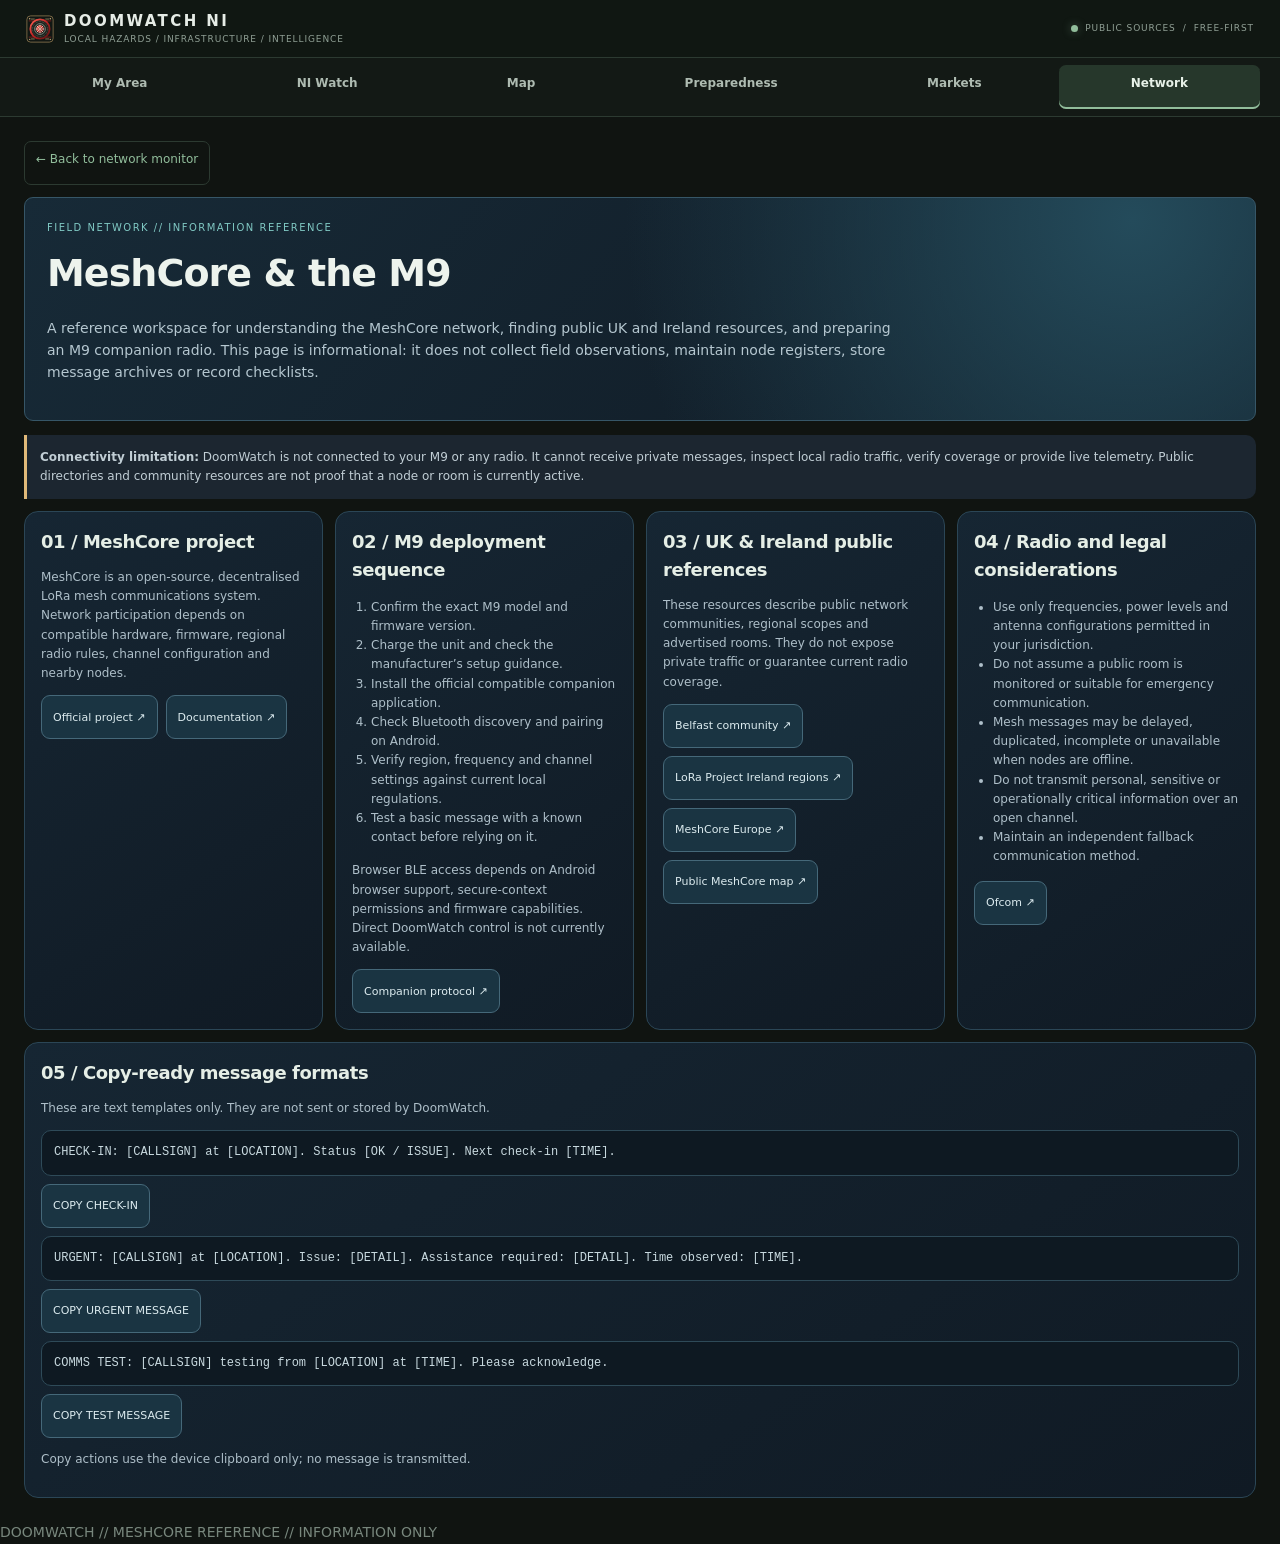
<file: meshcore.html>
<!DOCTYPE html>
<html lang="en">
<head>
<meta charset="UTF-8">
<meta name="viewport" content="width=device-width, initial-scale=1">
<meta name="theme-color" content="#0b1017">
<meta name="description" content="MeshCore public resources, UK and Ireland network references, and M9 setup guidance.">
<title>DOOMWATCH // MESHCORE REFERENCE</title>
<link rel="stylesheet" href="./doomwatch.css">
<style>
.mc-hero{padding:22px;border:1px solid #365667;border-radius:16px;background:radial-gradient(circle at 90% 10%,#244b5b 0,transparent 45%),linear-gradient(130deg,#172a37,#101a24);margin-bottom:14px}
.mc-kicker{font-size:10px;letter-spacing:.15em;color:#80c9c4}
.mc-hero h1{font-size:clamp(25px,5vw,38px);color:#edf5f6;margin:8px 0}
.mc-hero p{max-width:850px;color:#b5c7d0;line-height:1.6}
.mc-grid{display:grid;grid-template-columns:repeat(auto-fit,minmax(min(100%,250px),1fr));gap:12px;margin:12px 0}
.mc-card{padding:16px;border:1px solid #2b4656;border-radius:14px;background:linear-gradient(145deg,#162633,#101a24);min-width:0}
.mc-card h2{margin:0 0 9px;color:#d9e9ef;font-size:15px}
.mc-card p,.mc-card li{color:#aebfc9;font-size:12px;line-height:1.6}
.mc-card ul,.mc-card ol{padding-left:19px}
.mc-links{display:flex;gap:8px;flex-wrap:wrap;margin-top:12px}
.mc-links a,.mc-copy{display:inline-flex;align-items:center;padding:9px 11px;border:1px solid #456879;border-radius:9px;background:#1a3442;color:#dcebef;text-decoration:none;font-size:11px}
.mc-copy{cursor:pointer}
.mc-note{padding:13px;border-left:3px solid #e0b979;background:#1c2630;border-radius:0 10px 10px 0;color:#c1ced5;font-size:12px;line-height:1.6}
.mc-template{padding:12px;margin:8px 0;border:1px solid #2e4a58;border-radius:10px;background:#0e1922;color:#c8d9df;font:12px/1.6 ui-monospace,monospace}
.mc-meta{font-size:10px;color:#819ba9;line-height:1.5}
</style>
</head>
<body>
<header><div class="brand"><div><div class="logo">DOOMWATCH</div><div class="subtitle">MESHCORE // PUBLIC REFERENCE</div></div></div></header>
<main>
<section class="mc-hero">
 <div class="mc-kicker">FIELD NETWORK // INFORMATION REFERENCE</div>
 <h1>MeshCore & the M9</h1>
 <p>A reference workspace for understanding the MeshCore network, finding public UK and Ireland resources, and preparing an M9 companion radio. This page is informational: it does not collect field observations, maintain node registers, store message archives or record checklists.</p>
</section>
<div class="mc-note"><strong>Connectivity limitation:</strong> DoomWatch is not connected to your M9 or any radio. It cannot receive private messages, inspect local radio traffic, verify coverage or provide live telemetry. Public directories and community resources are not proof that a node or room is currently active.</div>
<div class="mc-grid">
 <section class="mc-card">
  <h2>01 / MeshCore project</h2>
  <p>MeshCore is an open-source, decentralised LoRa mesh communications system. Network participation depends on compatible hardware, firmware, regional radio rules, channel configuration and nearby nodes.</p>
  <div class="mc-links"><a href="https://meshcore.io/" target="_blank" rel="noopener noreferrer">Official project ↗</a><a href="https://docs.meshcore.io/" target="_blank" rel="noopener noreferrer">Documentation ↗</a></div>
 </section>
 <section class="mc-card">
  <h2>02 / M9 deployment sequence</h2>
  <ol>
   <li>Confirm the exact M9 model and firmware version.</li>
   <li>Charge the unit and check the manufacturer’s setup guidance.</li>
   <li>Install the official compatible companion application.</li>
   <li>Check Bluetooth discovery and pairing on Android.</li>
   <li>Verify region, frequency and channel settings against current local regulations.</li>
   <li>Test a basic message with a known contact before relying on it.</li>
  </ol>
  <p class="mc-meta">Browser BLE access depends on Android browser support, secure-context permissions and firmware capabilities. Direct DoomWatch control is not currently available.</p>
  <div class="mc-links"><a href="https://docs.meshcore.io/companion_protocol/" target="_blank" rel="noopener noreferrer">Companion protocol ↗</a></div>
 </section>
 <section class="mc-card">
  <h2>03 / UK & Ireland public references</h2>
  <p>These resources describe public network communities, regional scopes and advertised rooms. They do not expose private traffic or guarantee current radio coverage.</p>
  <div class="mc-links"><a href="https://belfast.chat/" target="_blank" rel="noopener noreferrer">Belfast community ↗</a><a href="https://loraproject.ie/regions/" target="_blank" rel="noopener noreferrer">LoRa Project Ireland regions ↗</a><a href="https://meshcoreeurope.org/en/community/" target="_blank" rel="noopener noreferrer">MeshCore Europe ↗</a><a href="https://map.meshcore.io/" target="_blank" rel="noopener noreferrer">Public MeshCore map ↗</a></div>
 </section>
 <section class="mc-card">
  <h2>04 / Radio and legal considerations</h2>
  <ul>
   <li>Use only frequencies, power levels and antenna configurations permitted in your jurisdiction.</li>
   <li>Do not assume a public room is monitored or suitable for emergency communication.</li>
   <li>Mesh messages may be delayed, duplicated, incomplete or unavailable when nodes are offline.</li>
   <li>Do not transmit personal, sensitive or operationally critical information over an open channel.</li>
   <li>Maintain an independent fallback communication method.</li>
  </ul>
  <div class="mc-links"><a href="https://www.ofcom.org.uk/" target="_blank" rel="noopener noreferrer">Ofcom ↗</a></div>
 </section>
</div>
<section class="mc-card">
 <h2>05 / Copy-ready message formats</h2>
 <p>These are text templates only. They are not sent or stored by DoomWatch.</p>
 <div class="mc-template">CHECK-IN: [CALLSIGN] at [LOCATION]. Status [OK / ISSUE]. Next check-in [TIME].</div>
 <button class="mc-copy" type="button" data-copy="CHECK-IN: [CALLSIGN] at [LOCATION]. Status [OK / ISSUE]. Next check-in [TIME].">COPY CHECK-IN</button>
 <div class="mc-template">URGENT: [CALLSIGN] at [LOCATION]. Issue: [DETAIL]. Assistance required: [DETAIL]. Time observed: [TIME].</div>
 <button class="mc-copy" type="button" data-copy="URGENT: [CALLSIGN] at [LOCATION]. Issue: [DETAIL]. Assistance required: [DETAIL]. Time observed: [TIME].">COPY URGENT MESSAGE</button>
 <div class="mc-template">COMMS TEST: [CALLSIGN] testing from [LOCATION] at [TIME]. Please acknowledge.</div>
 <button class="mc-copy" type="button" data-copy="COMMS TEST: [CALLSIGN] testing from [LOCATION] at [TIME]. Please acknowledge.">COPY TEST MESSAGE</button>
 <p class="mc-meta" id="copy-feedback" aria-live="polite">Copy actions use the device clipboard only; no message is transmitted.</p>
</section>
</main>
<footer>DOOMWATCH // MESHCORE REFERENCE // INFORMATION ONLY</footer>
<script>
document.querySelectorAll("[data-copy]").forEach(button=>button.addEventListener("click",async()=>{
 const value=button.dataset.copy,feedback=document.getElementById("copy-feedback");
 try{await navigator.clipboard.writeText(value);feedback.textContent="Template copied to clipboard.";}
 catch(e){feedback.textContent=value;}
}));
</script>
<script src="./doomwatch-ui.js"></script>
</body>
</html>
</file>
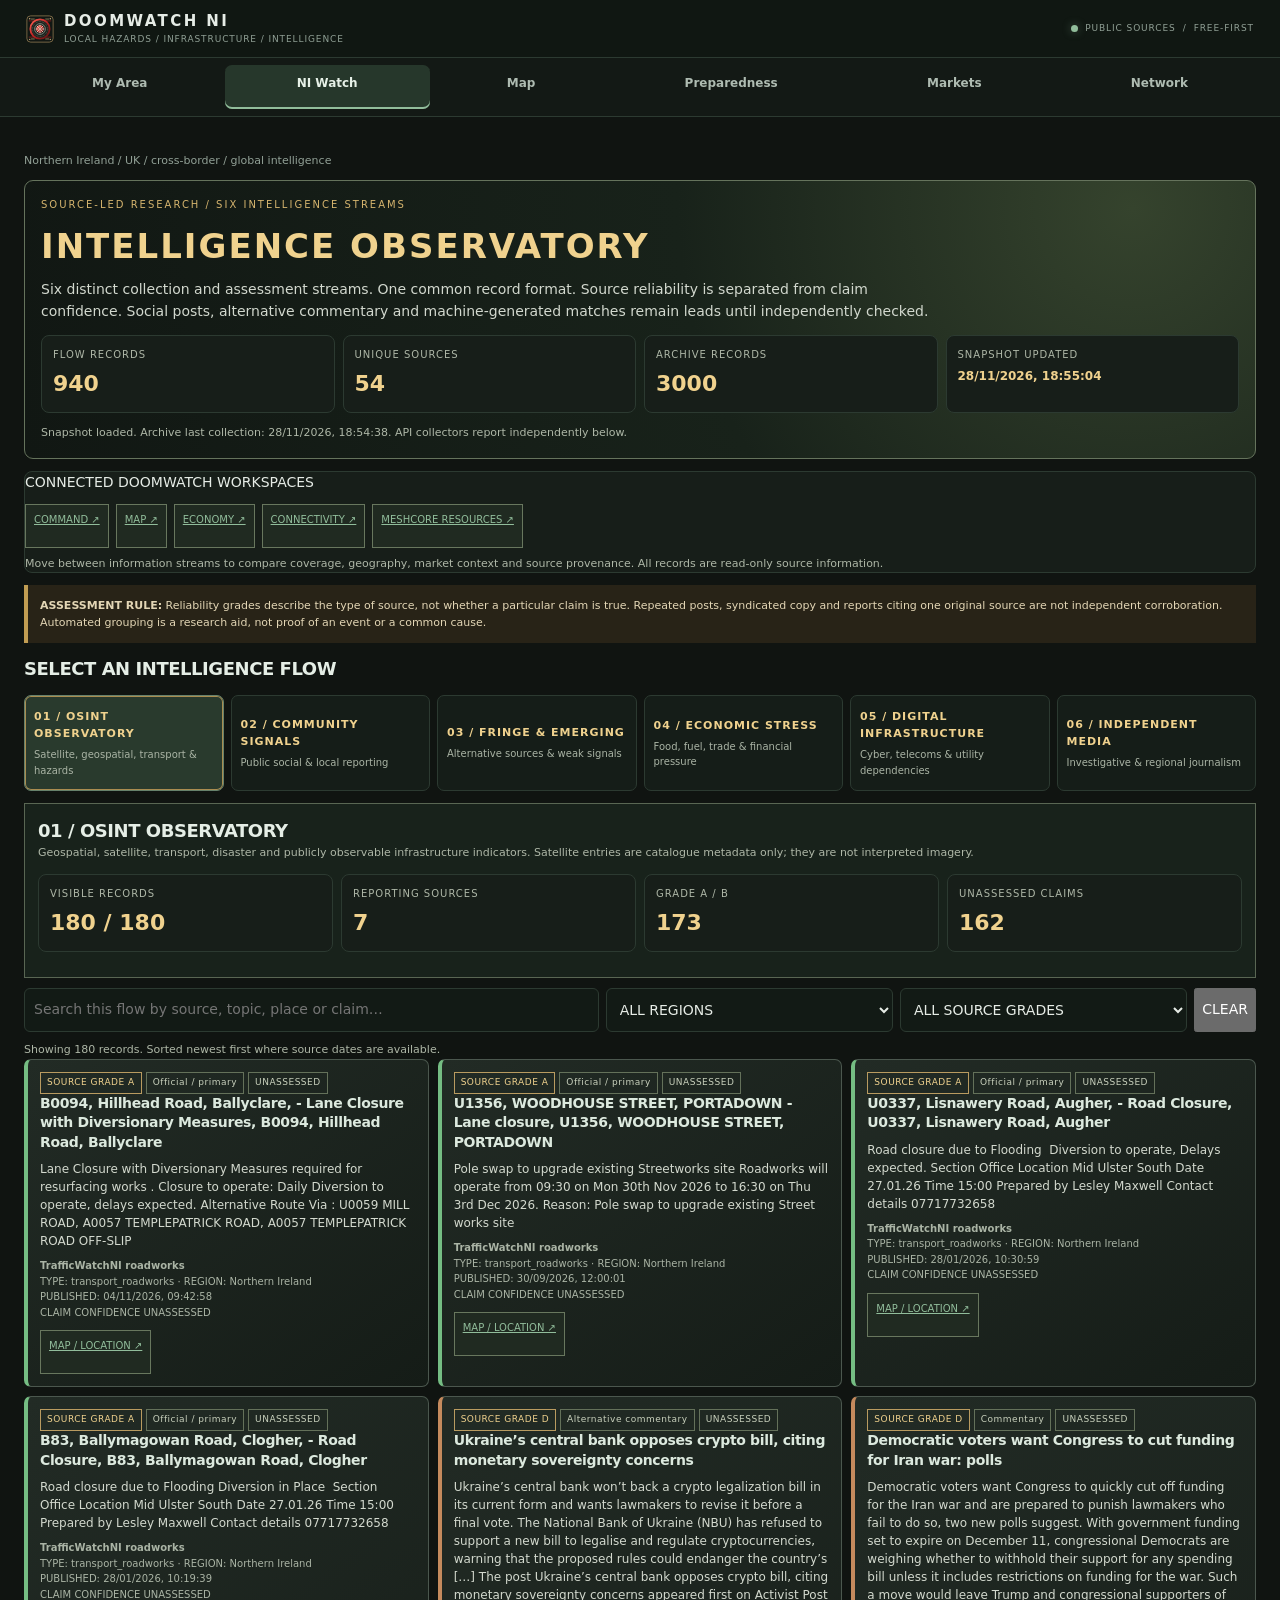
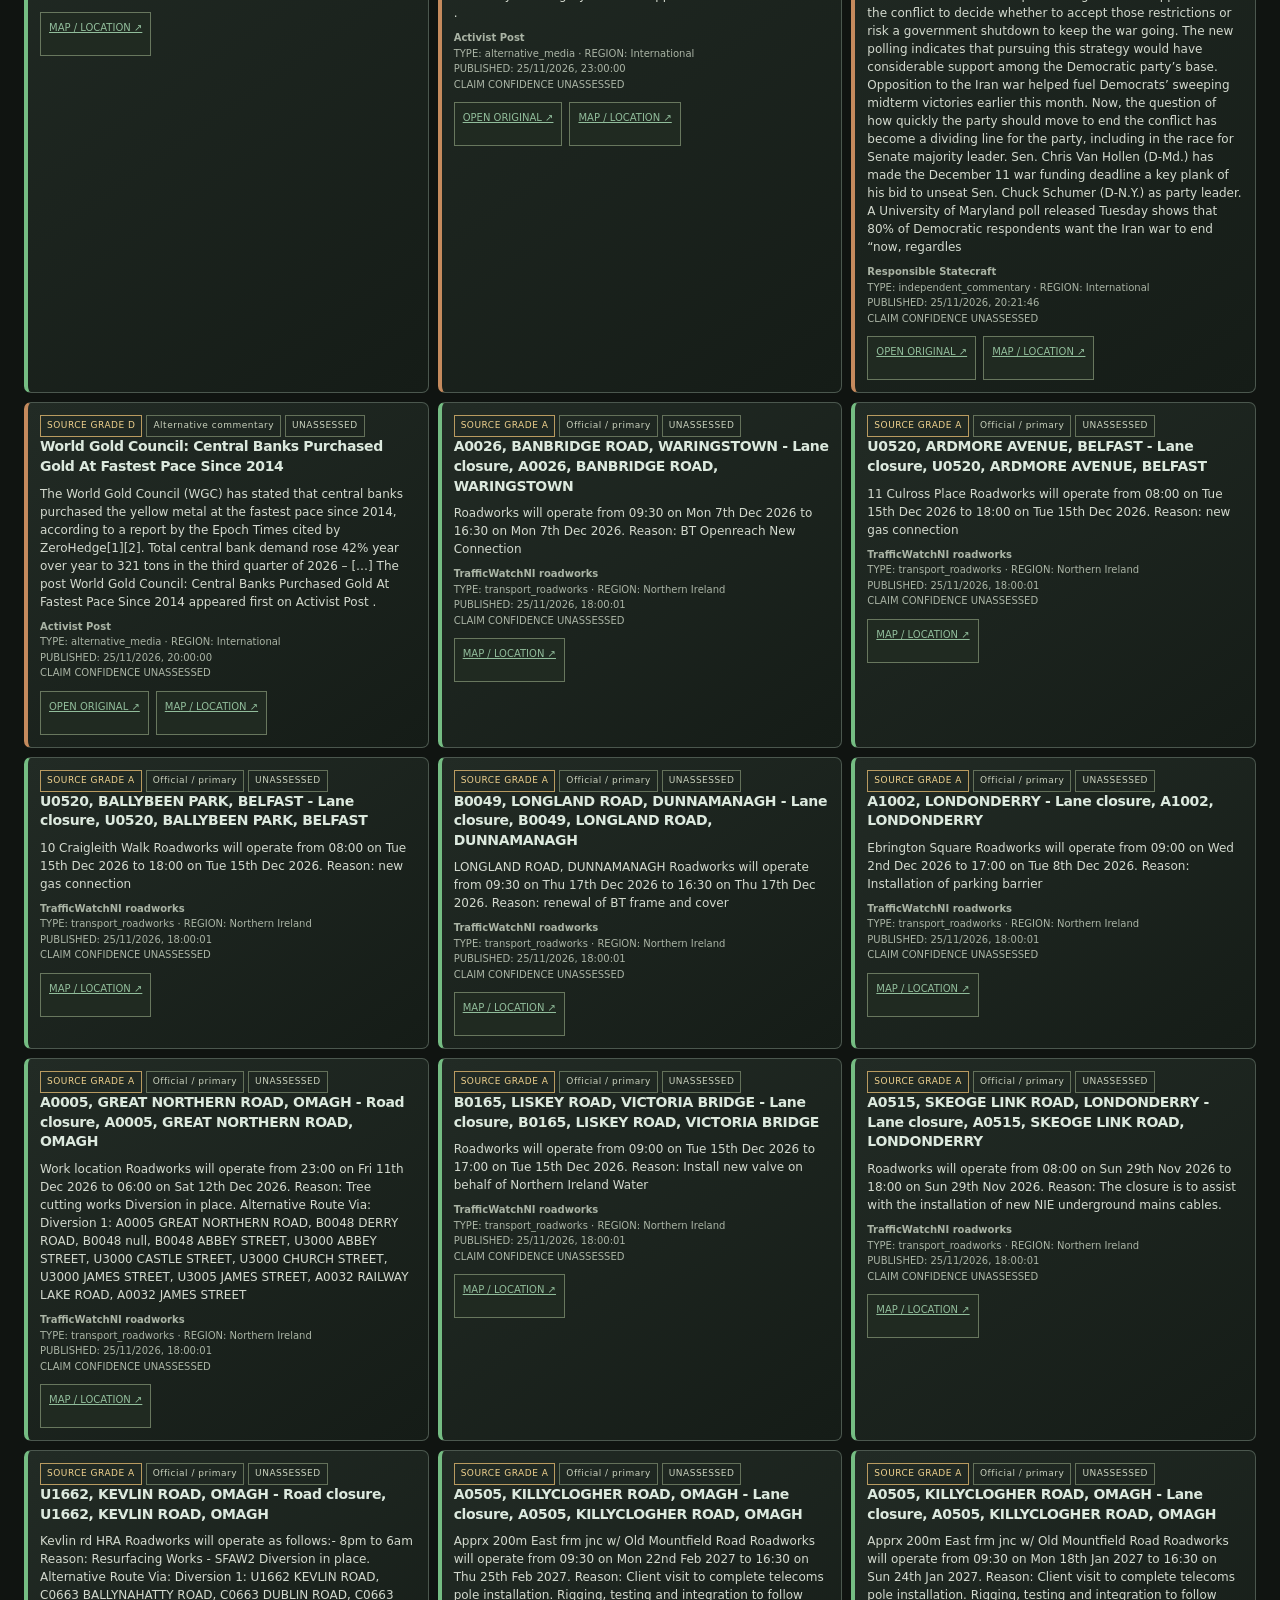
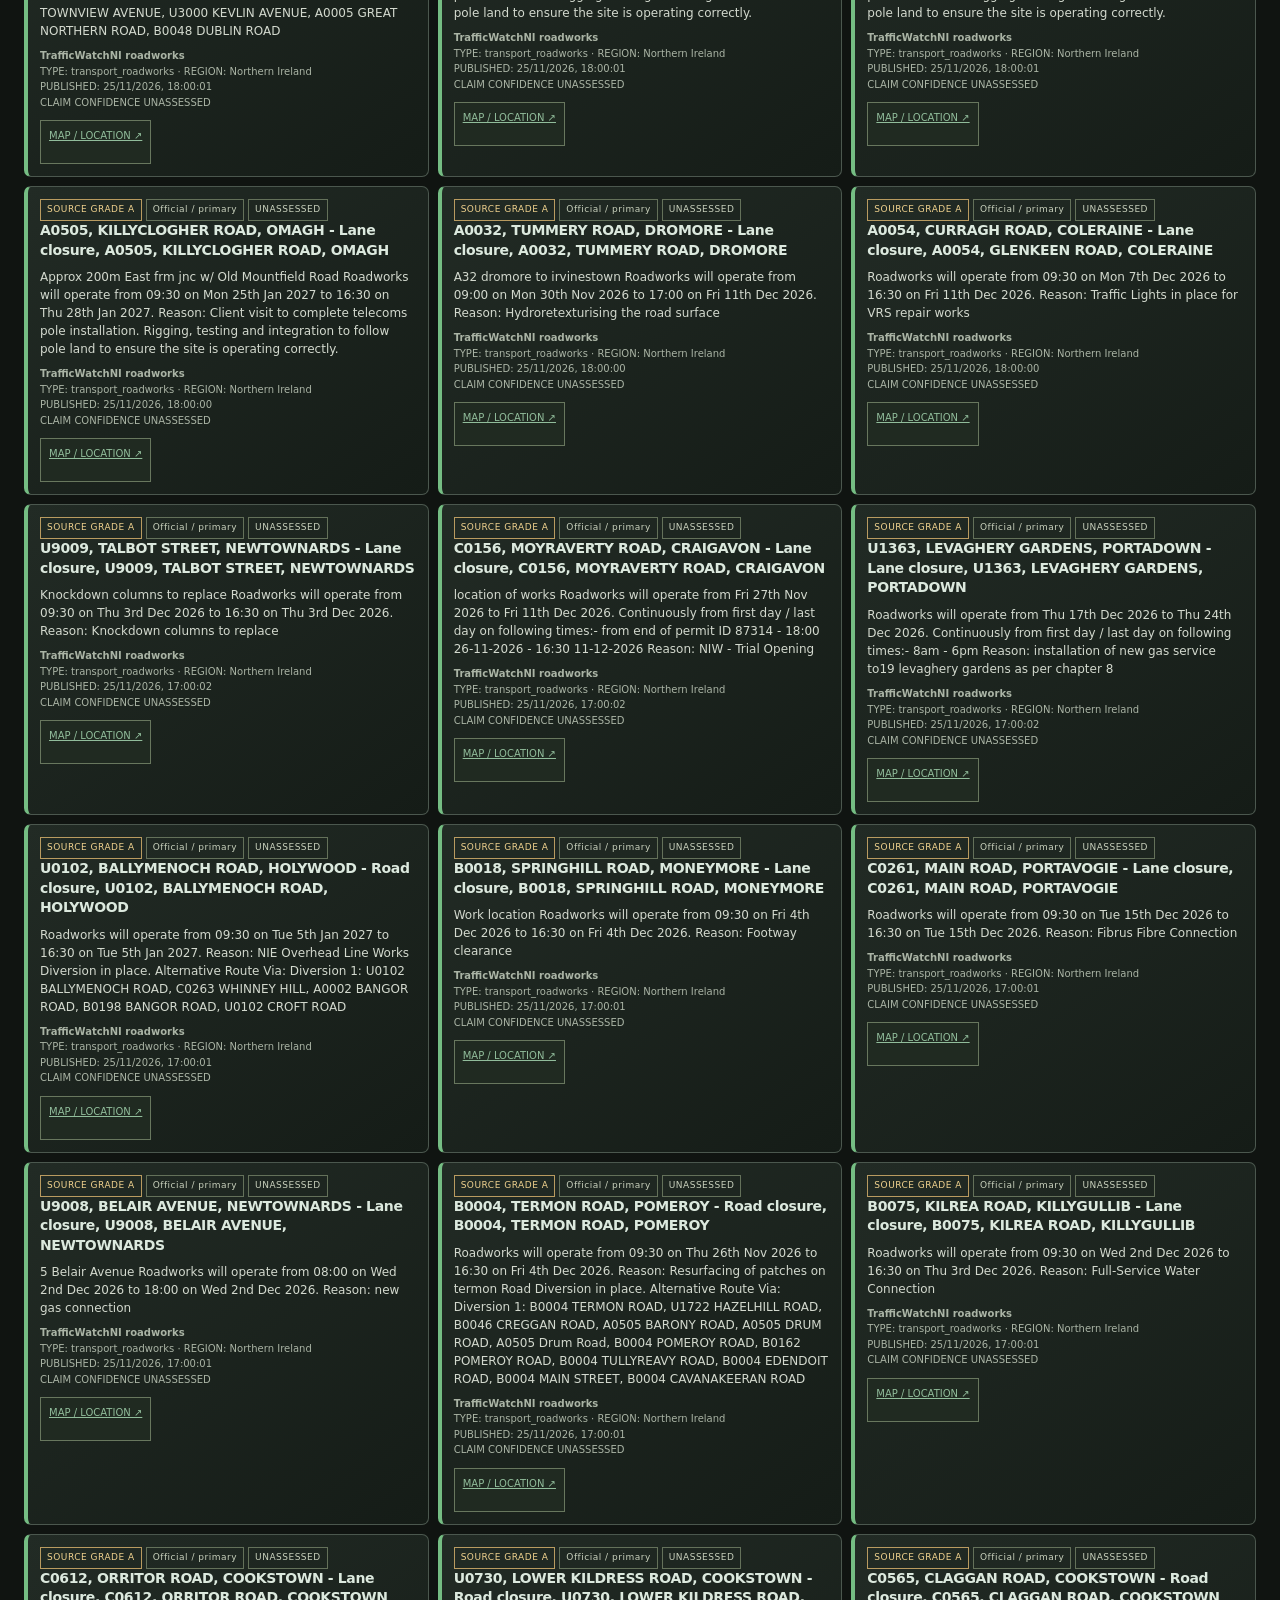
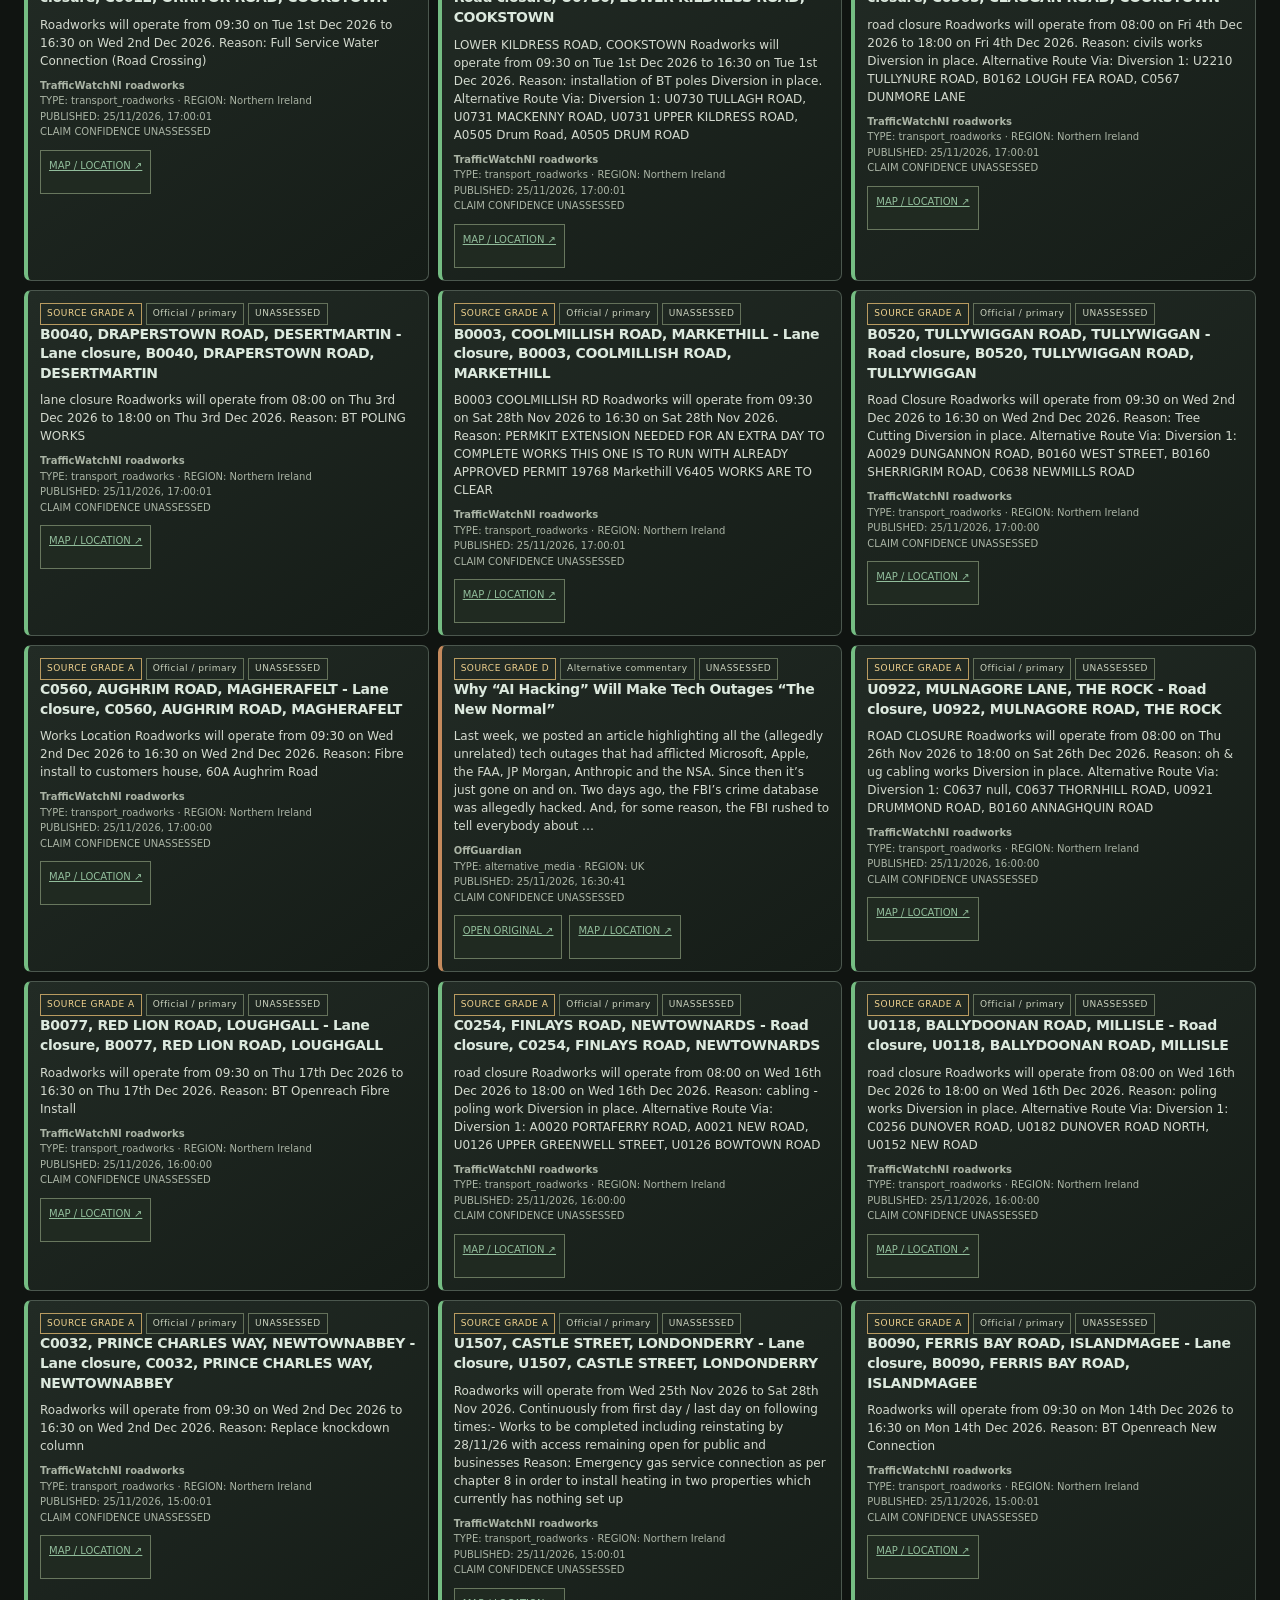
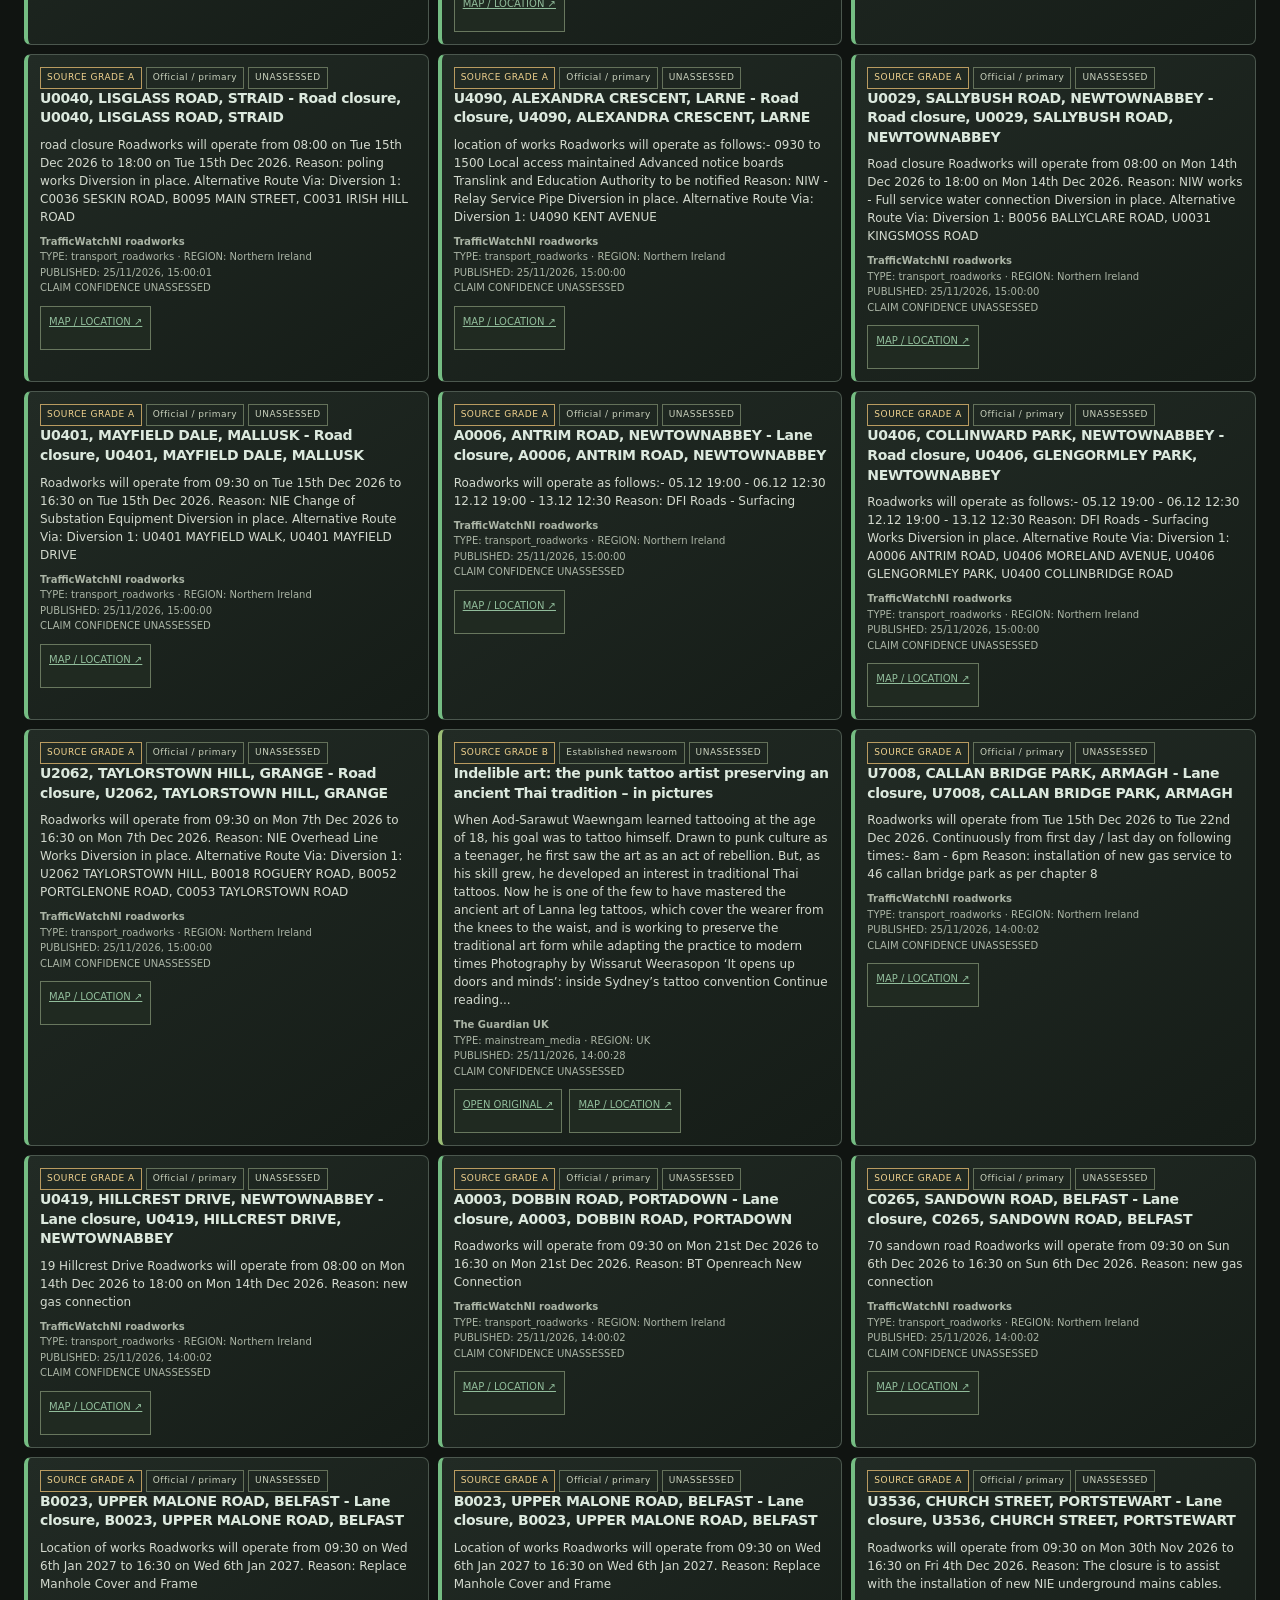
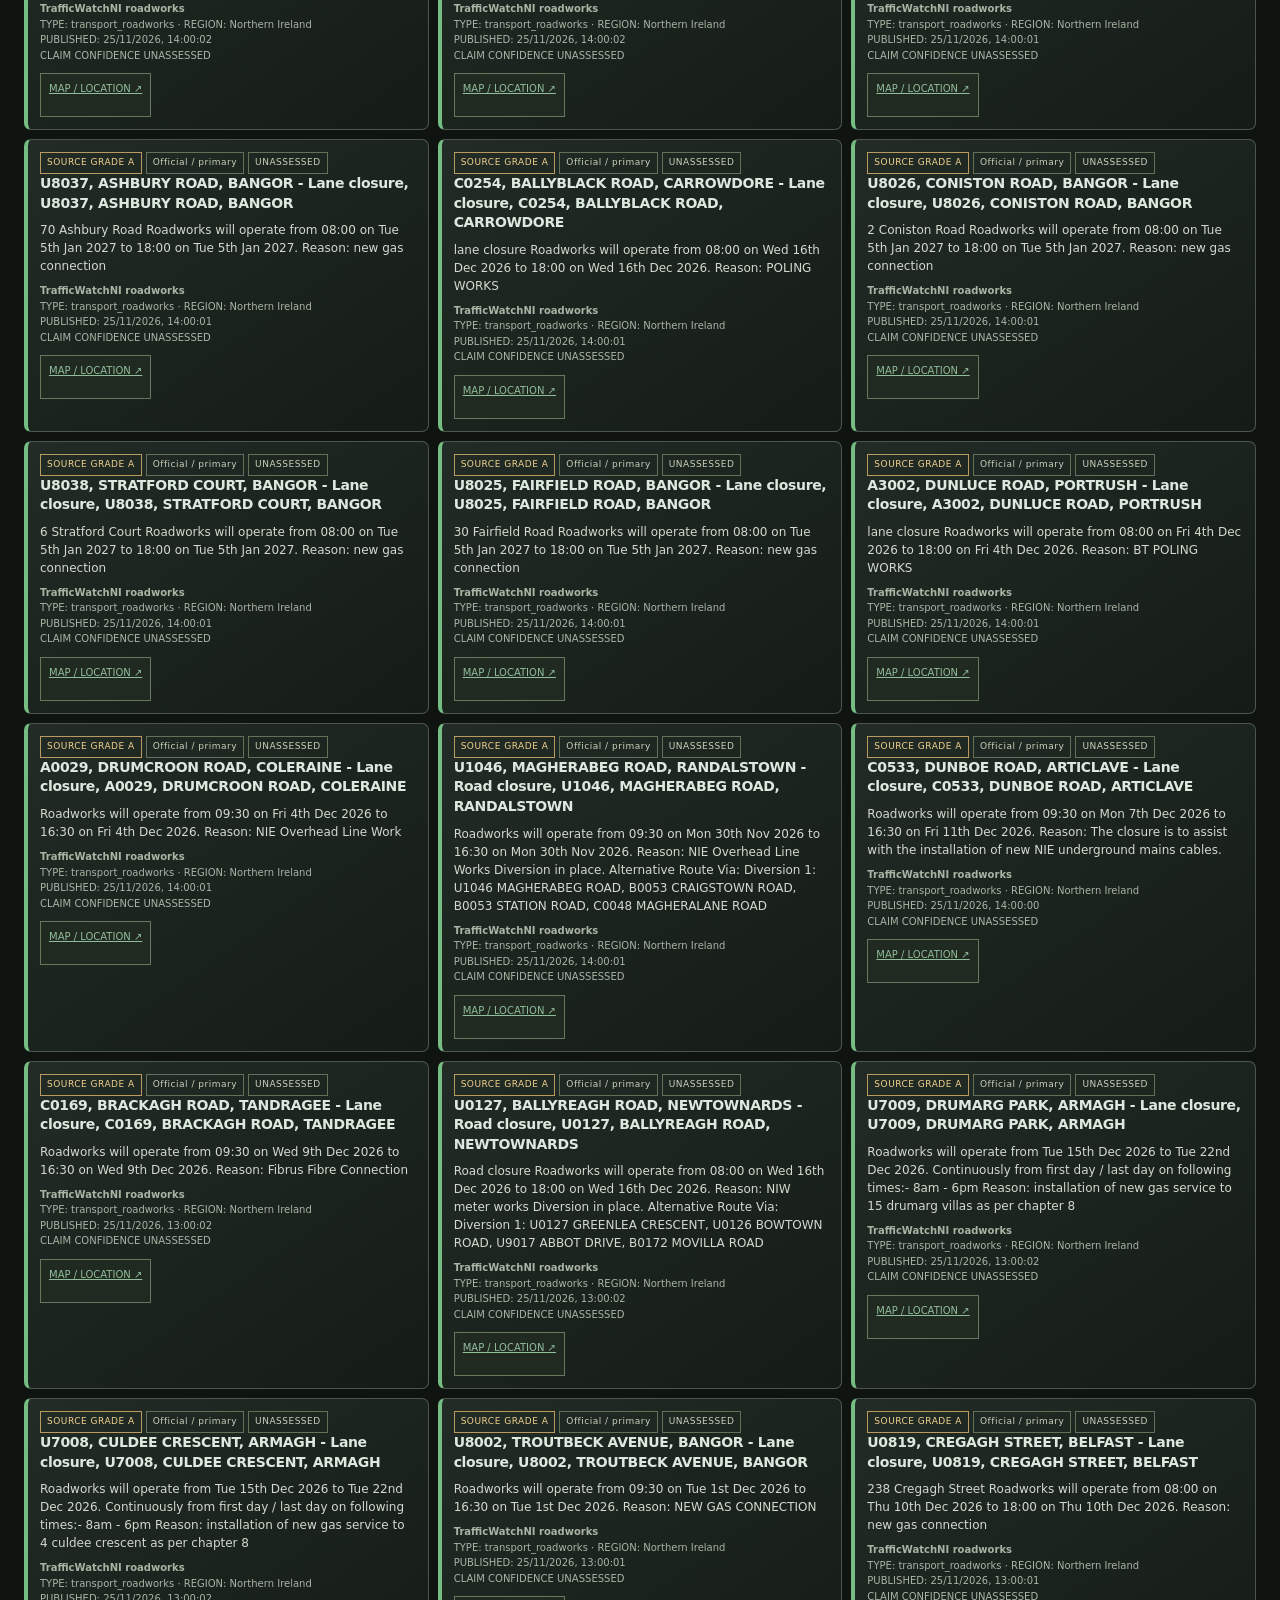
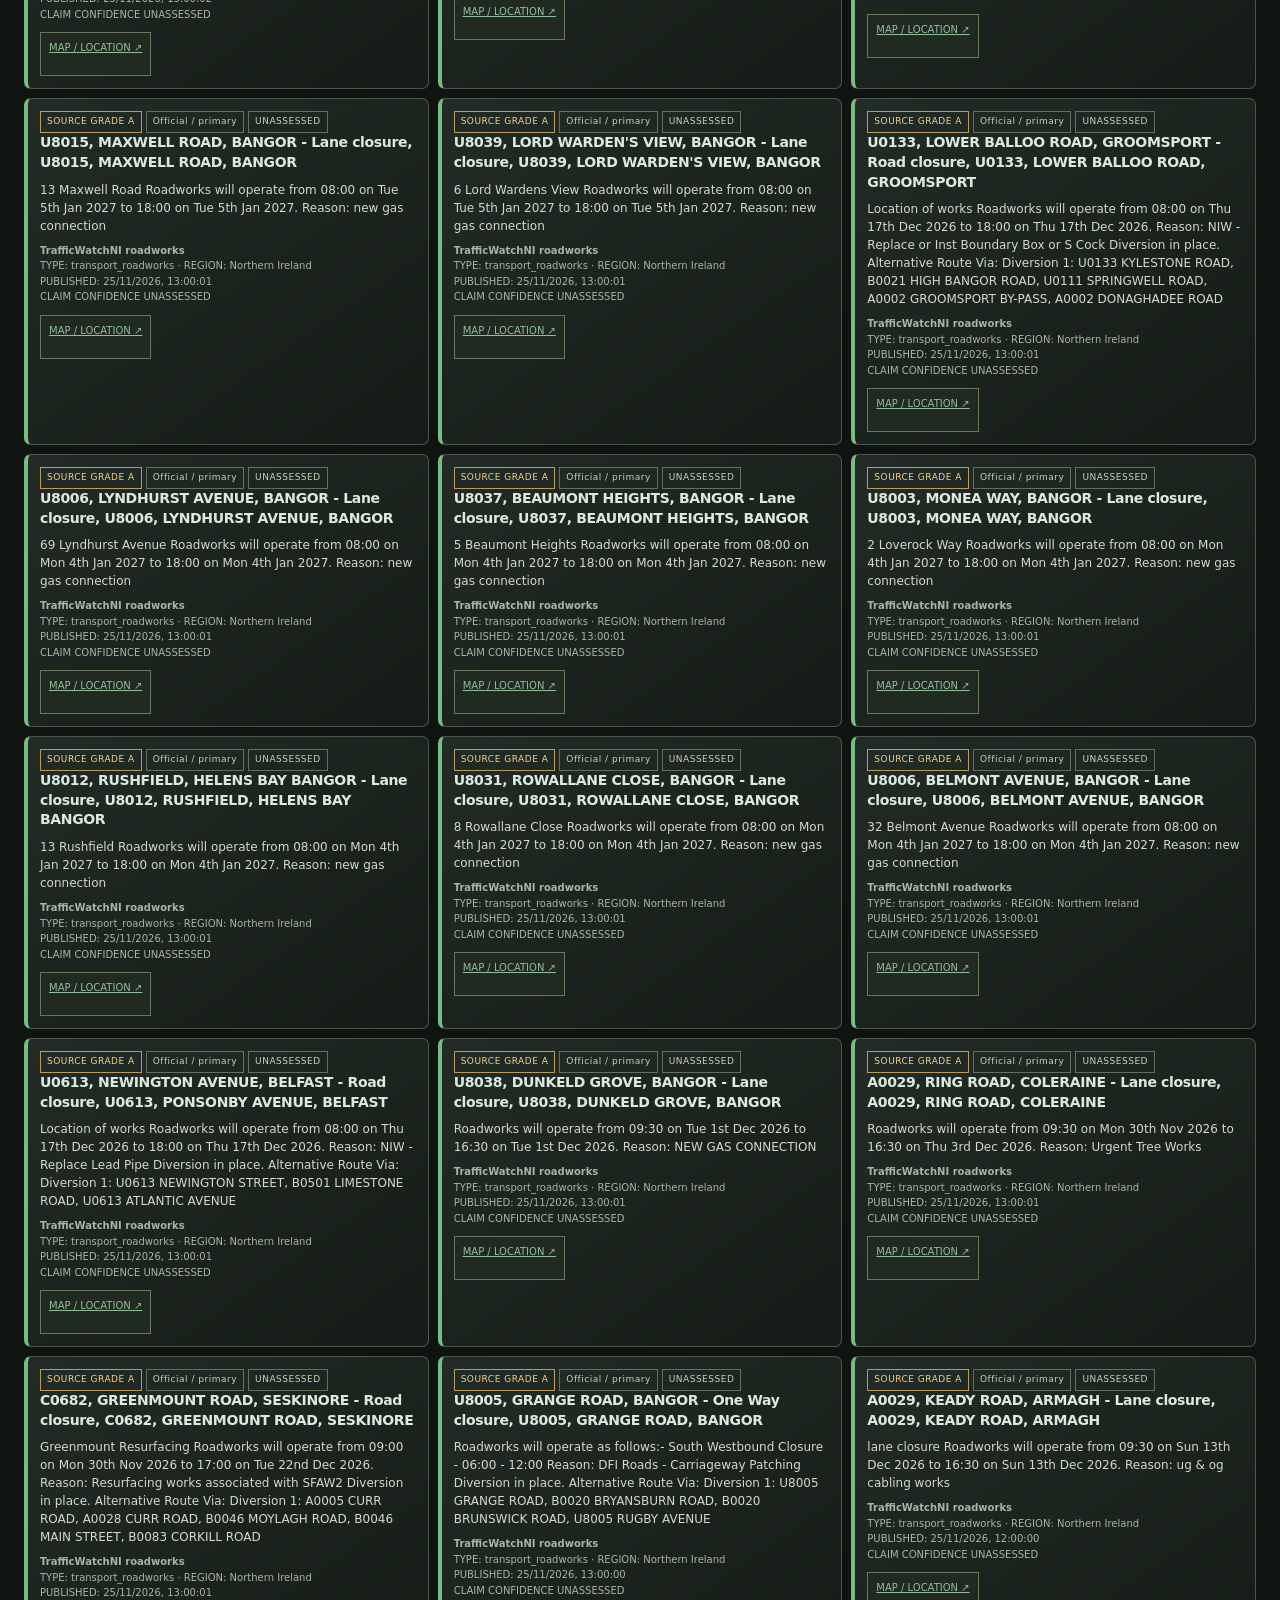
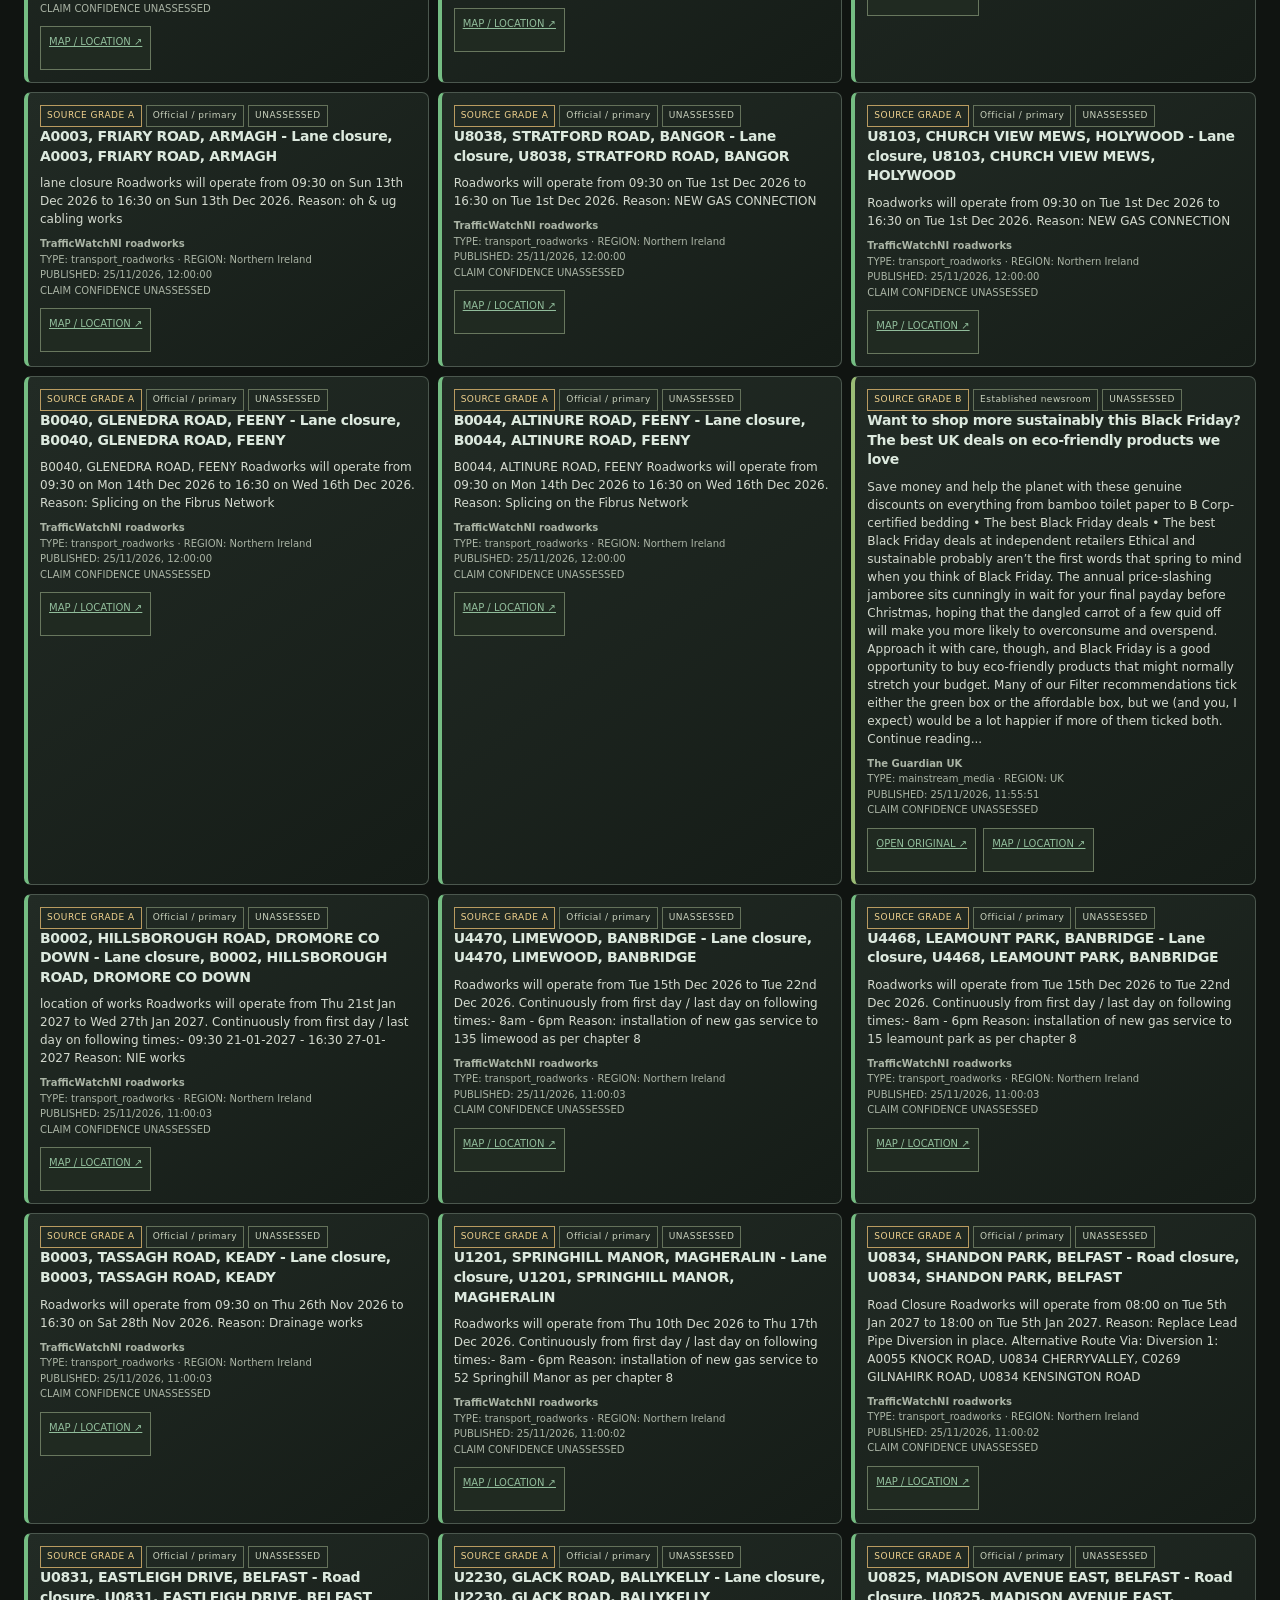
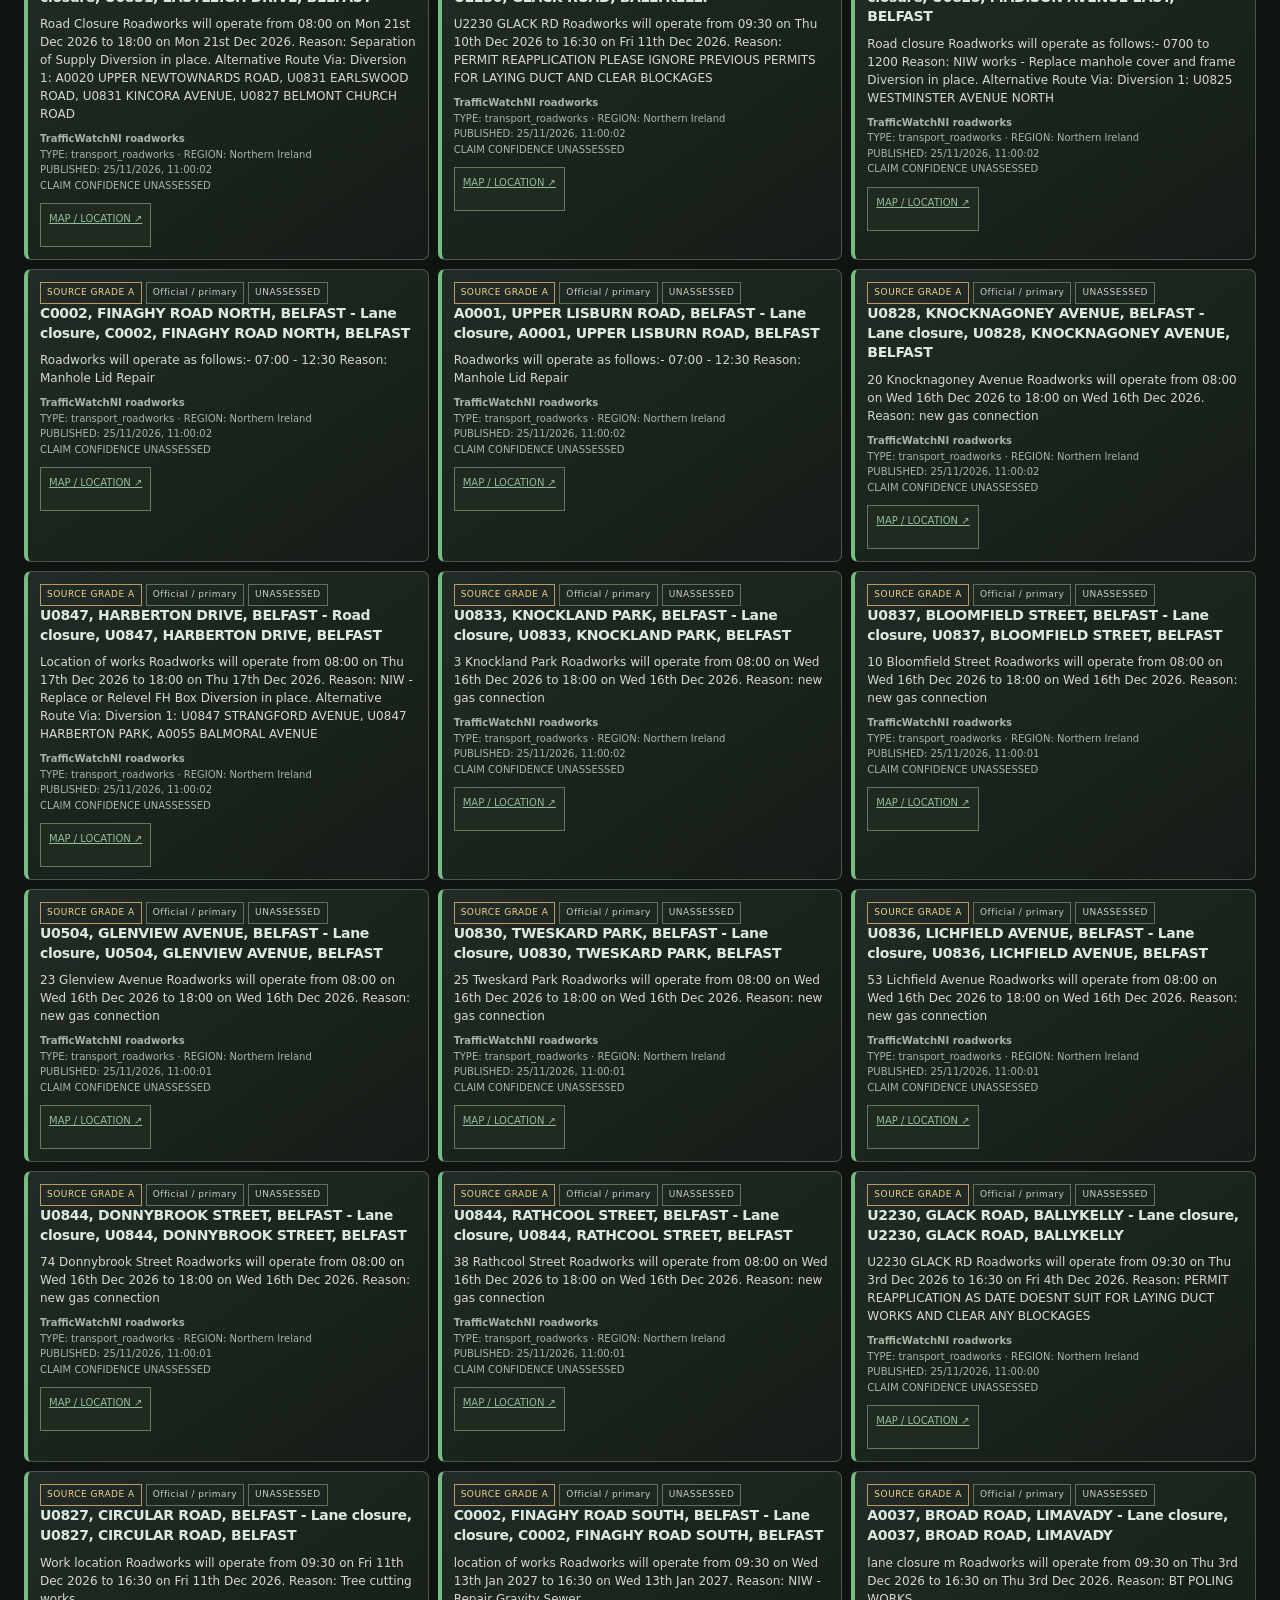
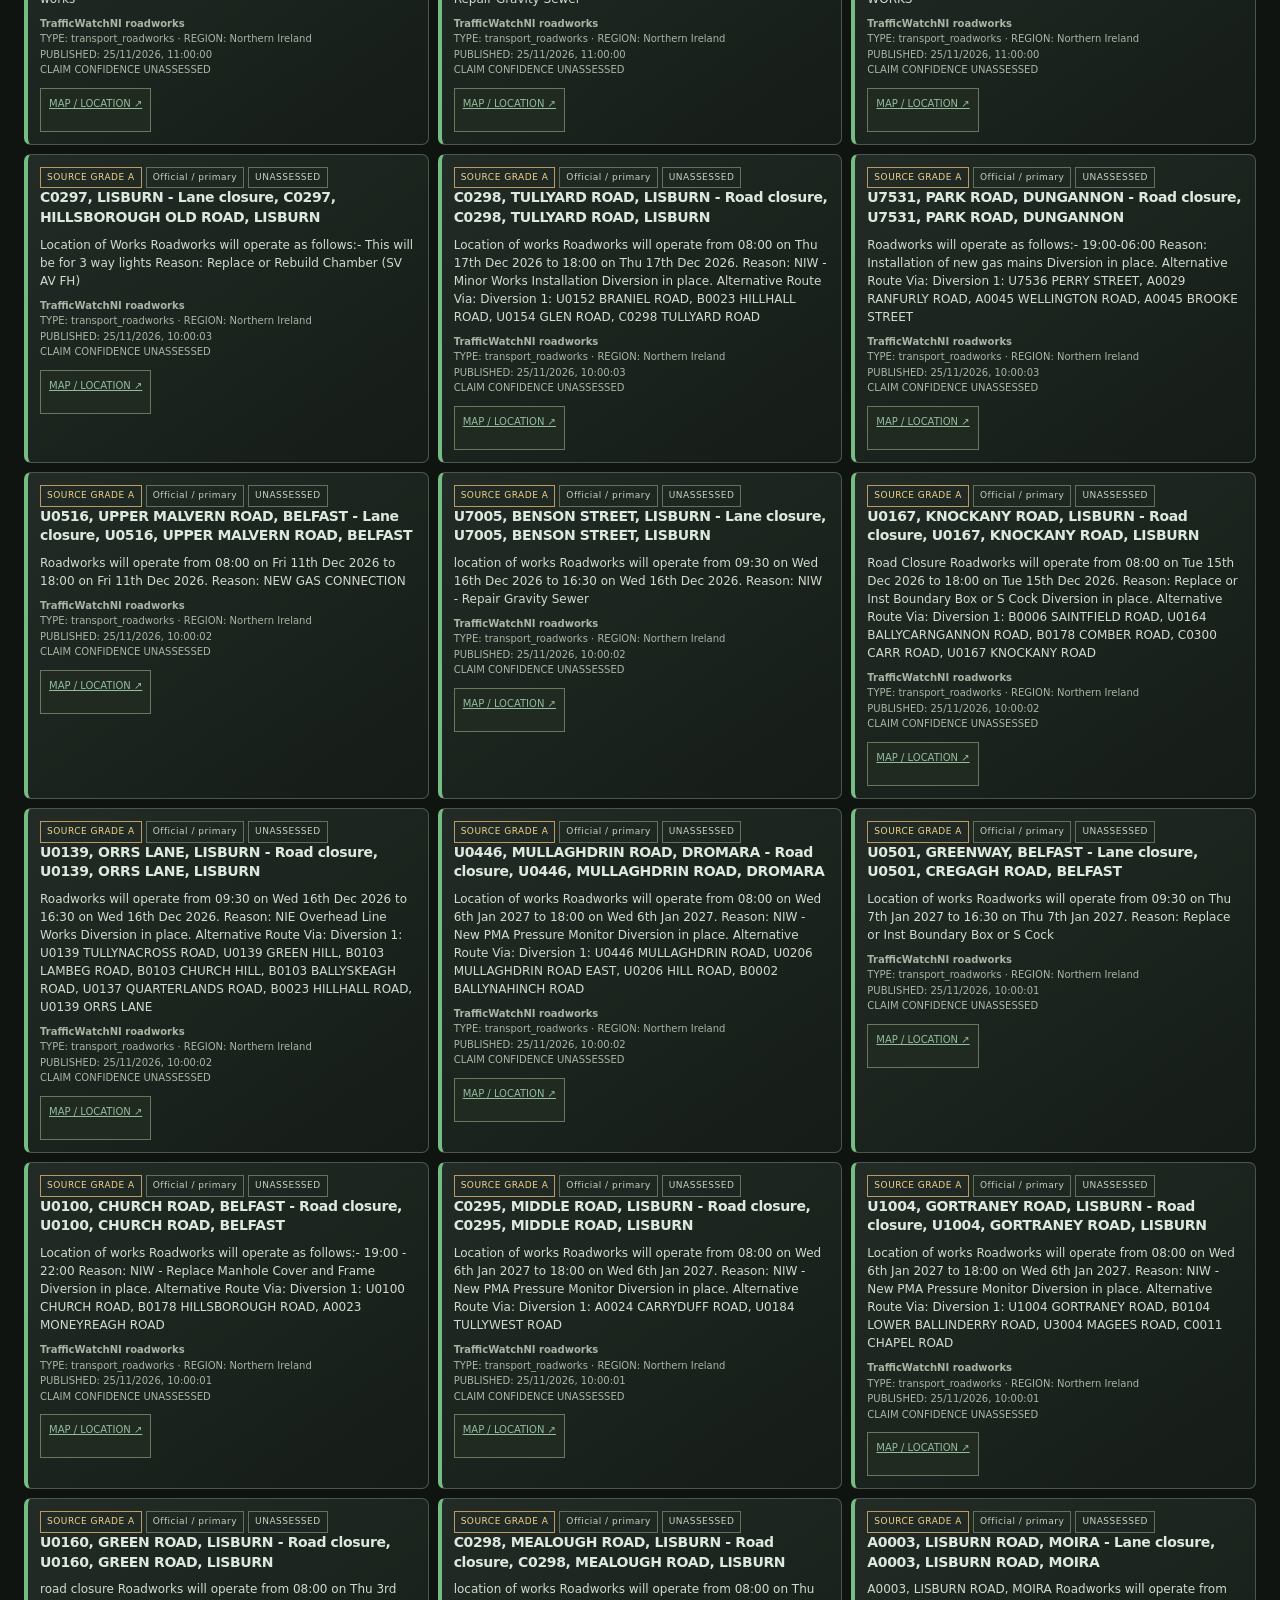
<file: observatory.html>
<!DOCTYPE html>
<html lang="en">
<head>
<meta charset="UTF-8">
<meta name="viewport" content="width=device-width, initial-scale=1">
<meta name="theme-color" content="#111714">
<meta name="description" content="DoomWatch six-flow open-source intelligence observatory.">
<title>DOOMWATCH // INTELLIGENCE OBSERVATORY</title>
<link rel="stylesheet" href="./doomwatch.css">
<style>
.obs-hero{padding:16px;border:1px solid #65735c;background:radial-gradient(circle at 90% 10%,#35432d 0,#18221a 40%,#111713 100%);margin-bottom:12px}
.obs-kicker{font-size:10px;letter-spacing:2px;color:#d5b46e}.obs-title{font-size:clamp(22px,5vw,34px);font-weight:900;color:#f0d28e;letter-spacing:2px;margin:7px 0}
.obs-sub{max-width:900px;color:#d2d8ce;line-height:1.55}.obs-stats{display:grid;grid-template-columns:repeat(auto-fit,minmax(130px,1fr));gap:8px;margin:12px 0}
.obs-stat{padding:11px;background:#141b16;border:1px solid #4b584a}.obs-stat span{display:block;color:#aeb7a7;font-size:10px;letter-spacing:1px}.obs-stat strong{display:block;color:#f0d28e;font-size:22px;margin-top:5px;overflow-wrap:anywhere}
.obs-tabs{display:grid;grid-template-columns:repeat(auto-fit,minmax(145px,1fr));gap:7px;margin:12px 0}
.obs-tabs button{padding:12px 9px;text-align:left;background:#1a241c;border:1px solid #596653;color:#d9dfd2;cursor:pointer;font:inherit}
.obs-tabs button strong{display:block;color:#f0d28e;font-size:11px;letter-spacing:1px}.obs-tabs button span{display:block;color:#aab4a5;font-size:10px;margin-top:5px}.obs-tabs button.active{border-color:#e0bd68;background:#2b3528;box-shadow:inset 0 0 0 1px #a98c50}
.obs-toolbar{display:flex;gap:8px;flex-wrap:wrap;align-items:center;margin:10px 0}.obs-toolbar input{flex:1;min-width:190px;margin:0}.obs-toolbar select{width:auto;min-width:145px;margin:0}
.obs-flow-head{padding:13px;background:#18221b;border:1px solid #596653;margin:10px 0}.obs-flow-head h2{margin:0 0 8px}
.obs-records{display:grid;grid-template-columns:repeat(auto-fit,minmax(min(100%,330px),1fr));gap:9px}
.obs-record{background:linear-gradient(145deg,#222b25,#151c17);border:1px solid #4b574e;border-left:4px solid #7d9473;padding:12px;min-width:0;overflow-wrap:anywhere}
.obs-record.grade-A{border-left-color:#75bd83}.obs-record.grade-B{border-left-color:#9bbd76}.obs-record.grade-C{border-left-color:#c3a45d}.obs-record.grade-D{border-left-color:#c58a5d}.obs-record.grade-E{border-left-color:#bd795e}.obs-record.grade-U{border-left-color:#68745e}
.obs-record h3{color:#f0d28e;margin:0 0 7px;line-height:1.4;font-size:14px}.obs-record p{color:#d3d9ce;font-size:12px;line-height:1.5;margin:8px 0}
.obs-tags{display:flex;gap:4px;flex-wrap:wrap}.obs-tag{border:1px solid #64715a;padding:3px 6px;color:#c9d1bd;font-size:9px;letter-spacing:.5px}.obs-tag.grade{color:#f0d28e;border-color:#b99b60}.obs-meta{font-size:10px;color:#aab4a5;line-height:1.55;margin-top:8px}
.obs-actions{display:flex;gap:7px;flex-wrap:wrap;margin-top:10px}.obs-actions a{font-size:10px;padding:7px 8px;border:1px solid #68775e;background:#202a21}
.obs-directory{display:grid;grid-template-columns:repeat(auto-fit,minmax(min(100%,250px),1fr));gap:8px}.obs-source{padding:11px;background:#171f19;border:1px solid #485448}.obs-source strong{display:block;color:#e6d09b;font-size:12px}.obs-source p{font-size:11px;color:#c2cabb;line-height:1.45;margin:7px 0}.obs-source a{font-size:10px}
.obs-note{padding:12px;border-left:4px solid #c19d53;background:#282317;color:#e3d6b5;font-size:11px;line-height:1.55;margin:12px 0}
.obs-empty{padding:18px;border:1px dashed #596653;color:#aeb7a7;line-height:1.5}
.obs-status{font-size:11px;color:#aeb7a7;line-height:1.5}
@media(max-width:600px){.obs-tabs{grid-template-columns:repeat(2,minmax(0,1fr))}.obs-records{grid-template-columns:1fr}}
</style>
</head>
<body>
<header><div class="brand"><div><div class="logo">DOOMWATCH</div><div class="subtitle">INTELLIGENCE OBSERVATORY // SIX SOURCE FLOWS</div></div><div class="classification">OPEN SOURCE // REVIEW REQUIRED</div></div></header>
<main>
<div class="obs-hero">
 <div class="obs-kicker">SOURCE-LED RESEARCH / SIX INTELLIGENCE STREAMS</div>
 <div class="obs-title">INTELLIGENCE OBSERVATORY</div>
 <div class="obs-sub">Six distinct collection and assessment streams. One common record format. Source reliability is separated from claim confidence. Social posts, alternative commentary and machine-generated matches remain leads until independently checked.</div>
 <div class="obs-stats">
  <div class="obs-stat"><span>FLOW RECORDS</span><strong id="obs-total">—</strong></div>
  <div class="obs-stat"><span>UNIQUE SOURCES</span><strong id="obs-sources">—</strong></div>
  <div class="obs-stat"><span>ARCHIVE RECORDS</span><strong id="obs-archive">—</strong></div>
  <div class="obs-stat"><span>SNAPSHOT UPDATED</span><strong id="obs-updated" style="font-size:12px">WAITING</strong></div>
 </div>
 <div class="obs-status" id="obs-status" aria-live="polite">CONNECTING TO OBSERVATORY SNAPSHOT…</div>
</div>
<div class="panel" id="obs-integrations" style="margin:12px 0;border:1px solid #596653"><div class="panel-title">CONNECTED DOOMWATCH WORKSPACES</div><div class="obs-actions"><a href="./index.html">COMMAND ↗</a><a href="./map.html">MAP ↗</a><a href="./markets.html">ECONOMY ↗</a><a href="./communications.html">CONNECTIVITY ↗</a><a href="./meshcore.html">MESHCORE RESOURCES ↗</a></div><div class="obs-status" style="margin-top:8px">Move between information streams to compare coverage, geography, market context and source provenance. All records are read-only source information.</div></div>
<div class="obs-note"><strong>ASSESSMENT RULE:</strong> Reliability grades describe the type of source, not whether a particular claim is true. Repeated posts, syndicated copy and reports citing one original source are not independent corroboration. Automated grouping is a research aid, not proof of an event or a common cause.</div>
<h2>SELECT AN INTELLIGENCE FLOW</h2>
<div class="obs-tabs" id="obs-tabs" role="tablist" aria-label="Six intelligence flows">
 <button type="button" class="active" data-flow="osint" role="tab" aria-selected="true"><strong>01 / OSINT OBSERVATORY</strong><span>Satellite, geospatial, transport & hazards</span></button>
 <button type="button" data-flow="community" role="tab" aria-selected="false"><strong>02 / COMMUNITY SIGNALS</strong><span>Public social & local reporting</span></button>
 <button type="button" id="fringe" data-flow="fringe" role="tab" aria-selected="false"><strong>03 / FRINGE & EMERGING</strong><span>Alternative sources & weak signals</span></button>
 <button type="button" data-flow="economic" role="tab" aria-selected="false"><strong>04 / ECONOMIC STRESS</strong><span>Food, fuel, trade & financial pressure</span></button>
 <button type="button" data-flow="digital" role="tab" aria-selected="false"><strong>05 / DIGITAL INFRASTRUCTURE</strong><span>Cyber, telecoms & utility dependencies</span></button>
 <button type="button" data-flow="independent" role="tab" aria-selected="false"><strong>06 / INDEPENDENT MEDIA</strong><span>Investigative & regional journalism</span></button>
</div>
<div class="obs-flow-head">
 <h2 id="flow-name">01 / OSINT OBSERVATORY</h2>
 <div id="flow-description" class="obs-status">Loading flow description…</div>
 <div class="obs-stats">
  <div class="obs-stat"><span>VISIBLE RECORDS</span><strong id="flow-records">—</strong></div>
  <div class="obs-stat"><span>REPORTING SOURCES</span><strong id="flow-sources">—</strong></div>
  <div class="obs-stat"><span>GRADE A / B</span><strong id="flow-high">—</strong></div>
  <div class="obs-stat"><span>UNASSESSED CLAIMS</span><strong id="flow-unassessed">—</strong></div>
 </div>
</div>
<div class="obs-toolbar">
 <input id="obs-search" type="search" placeholder="Search this flow by source, topic, place or claim…">
 <select id="obs-region" aria-label="Filter by geography"><option value="ALL">ALL REGIONS</option><option value="NI">NORTHERN IRELAND</option><option value="UK">UNITED KINGDOM</option><option value="GLOBAL">GLOBAL</option></select>
 <select id="obs-grade" aria-label="Filter by source reliability"><option value="ALL">ALL SOURCE GRADES</option><option value="A">GRADE A</option><option value="B">GRADE B</option><option value="C">GRADE C</option><option value="D">GRADE D</option><option value="E">GRADE E</option><option value="U">GRADE U</option></select>
 <button type="button" class="action-button" id="obs-clear">CLEAR</button>
</div>
<div class="obs-status" id="flow-status">Loading records…</div>
<div class="obs-records" id="obs-records"></div>
<details class="obs-disclosure"><summary>SOURCE REGISTER / ACCESS & LIMITATIONS</summary>
<div class="obs-status" style="margin:9px 0">Sources are grouped by flow. Candidate and directory entries are not represented as successfully polled. Status reflects the current integration state, not source quality.</div>
<div class="obs-directory" id="obs-directory"></div></details>
<details class="obs-disclosure"><summary>COLLECTOR HEALTH</summary><div class="obs-directory" id="obs-health"></div></details>
<details class="obs-disclosure"><summary>RELIABILITY & EVIDENCE STANDARD</summary>
<div class="panel">
 <div class="obs-directory">
  <div class="obs-source"><strong>GRADE A — OFFICIAL / PRIMARY</strong><p>Government, regulator, operator or primary catalogue. Strong provenance, but may be delayed, incomplete or narrowly scoped.</p></div>
  <div class="obs-source"><strong>GRADE B — ESTABLISHED / INVESTIGATIVE</strong><p>Established newsroom, independent investigation or research organisation. Check documents, named sources and corrections.</p></div>
  <div class="obs-source"><strong>GRADE C — SPECIALIST / ADVOCACY</strong><p>Specialist publisher, advocacy organisation or aggregator. Useful leads; check methodology and underlying evidence.</p></div>
  <div class="obs-source"><strong>GRADE D — COMMENTARY / ALTERNATIVE</strong><p>Commentary and alternative publishers. Monitor narratives and leads; independently verify factual claims.</p></div>
  <div class="obs-source"><strong>GRADE E — SOCIAL / COMMUNITY</strong><p>Unverified user-generated content. Treat as a lead only; identity, location, timing and context may be wrong.</p></div>
  <div class="obs-source"><strong>GRADE U — UNCLASSIFIED</strong><p>Insufficient publisher metadata to assign a source class. Do not infer reliability from appearance or repetition.</p></div>
 </div>
 <p class="obs-status" style="margin-top:12px">Evidence labels are inherited from upstream records or describe a specific catalogue record. Claim confidence remains unassessed unless a numeric value was supplied upstream. Reliability grade is never converted into a confidence score.</p>
</div></details>
<div class="obs-note"><strong>IMPORTANT LIMITS:</strong> OpenSky now requires OAuth2 for automated API use; Reddit requires approved API access; Telegram/X are not treated as unrestricted data sources; AIS services may be commercial; Cloudflare Radar API access requires a token; RIPE Atlas needs selected measurements. These connectors are deliberately not bypassed. Copernicus records are catalogue metadata only, not interpreted satellite imagery. Economic Stress is currently a qualitative signal stream, not a validated composite index.</div>
</main>
<footer>DOOMWATCH // INTELLIGENCE OBSERVATORY<br>PUBLIC / AUTHORISED SOURCES ONLY // HUMAN REVIEW REQUIRED</footer>
<script src="./doomwatch-ui.js"></script>
<script>
"use strict";
const DATA_URL="./data/observatory.json";
const $=id=>document.getElementById(id);
const esc=v=>String(v??"").replace(/[&<>"']/g,c=>({"&":"&amp;","<":"&lt;",">":"&gt;",'"':"&quot;","'":"&#39;"}[c]));
const date=v=>{if(!v)return"DATE NOT SUPPLIED";const d=new Date(v);return Number.isNaN(d.getTime())?String(v):d.toLocaleString("en-GB");};
const flowOrder=["osint","community","fringe","economic","digital","independent"];
let data=null,activeFlow=flowOrder.includes(location.hash.slice(1))?location.hash.slice(1):"osint";
const names={osint:"01 / OSINT OBSERVATORY",community:"02 / COMMUNITY SIGNALS",fringe:"03 / FRINGE & EMERGING SIGNALS",economic:"04 / ECONOMIC STRESS",digital:"05 / DIGITAL INFRASTRUCTURE",independent:"06 / INDEPENDENT MEDIA"};
function mapLink(record){
 const params=new URLSearchParams();
 const term=record.title||record.region;
 if(term)params.set("search",term);
 if(record.url)params.set("record",record.url);
 return "./map.html?"+params.toString();
}
function mapAction(record){
 if(record.recordKind==="FRINGE_RSS"&&!record.locality&&!record.latitude&&!record.longitude){return '<span class="obs-tag">NO GEOGRAPHIC DATA</span>';}
 if(record.recordKind==="SATELLITE_CATALOGUE"||String(record.region||"").startsWith("Global")){
  return '<span class="obs-tag">NO LOCAL MAP POINT</span>';
 }
 return '<a href="'+esc(mapLink(record))+'">MAP / LOCATION ↗</a>';
}

function renderRecord(r){
 const grade=String(r.reliabilityGrade||"U").toUpperCase();
 const evidence=String(r.evidenceStatus||"UNASSESSED").replace(/_/g," ");
 const conf=(typeof r.claimConfidence==="number")?"CLAIM CONFIDENCE "+r.claimConfidence+"/5":"CLAIM CONFIDENCE UNASSESSED";
 const sourceUrl=r.url&&/^https?:\/\//i.test(r.url)?'<a href="'+esc(r.url)+'" target="_blank" rel="noopener noreferrer">OPEN ORIGINAL ↗</a>':"";
 const summary=r.summary?'<p>'+esc(r.summary)+'</p>':'<p class="obs-status">No summary supplied by source.</p>';
 const cve=r.cve?'<span class="obs-tag">'+esc(r.cve)+'</span>':"";
 const ransomware=r.ransomwareUse&&r.ransomwareUse!=="Unknown"?'<span class="obs-tag">RANSOMWARE: '+esc(r.ransomwareUse)+'</span>':"";
 const contextLink=activeFlow==="economic"?'<a href="./markets.html">ECONOMY CONTEXT ↗</a>':activeFlow==="digital"?'<a href="./communications.html">NETWORK STATUS ↗</a>':activeFlow==="fringe"?'<a href="./feed.html">RELATED FEED ↗</a>':activeFlow==="independent"?'<a href="./feed.html">LATEST FEED ↗</a>':"";
 return '<article class="obs-record grade-'+esc(grade)+'"><div class="obs-tags"><span class="obs-tag grade">SOURCE GRADE '+esc(grade)+'</span><span class="obs-tag">'+esc(r.reliabilityLabel||"Unclassified")+'</span><span class="obs-tag">'+esc(evidence)+'</span>'+cve+ransomware+'</div><h3>'+esc(r.title)+'</h3>'+summary+'<div class="obs-meta"><strong>'+esc(r.source||"Source not specified")+'</strong><br>TYPE: '+esc(r.sourceType||"unclassified")+' · REGION: '+esc(r.region||"Not stated")+'<br>PUBLISHED: '+esc(date(r.publishedAt))+'<br>'+esc(conf)+'</div><div class="obs-actions">'+sourceUrl+mapAction(r)+contextLink+'</div></article>';
}
function render(){
 if(!data)return;
 const flow=data.flows?.[activeFlow]||{records:[],directory:[],registeredSources:[],description:"No flow data."};
 const q=$("obs-search").value.trim().toLowerCase(),grade=$("obs-grade").value,region=$("obs-region").value;
 const all=Array.isArray(flow.records)?flow.records:[];
 const visible=all.filter(r=>{
  const hay=[r.title,r.summary,r.source,r.region,r.sourceType,r.evidenceStatus].join(" ").toLowerCase();
  const geo=String(r.region||"").toLowerCase();
  const ambiguousGeo=/bounding box|geometry must be checked/.test(geo);
  const isNI=geo.includes("northern ireland")||geo==="ni";
  const isUK=!ambiguousGeo&&!isNI&&(geo==="uk"||geo==="gb"||geo.includes("united kingdom")||geo.includes("england")||geo.includes("scotland")||geo.includes("wales")||geo.includes("great britain")||geo.includes("britain"));
  const isGlobal=!ambiguousGeo&&!isNI&&(geo.includes("global")||geo.includes("international")||geo.includes("world")||geo.includes("europe")||geo.includes("north america")||geo.includes("south america")||geo.includes("asia")||geo.includes("africa")||geo.includes("middle east")||geo.includes("oceania")||geo==="ireland"||geo.includes("republic of ireland"));
  const regionMatch=region==="ALL"||(region==="NI"&&isNI)||(region==="UK"&&isUK)||(region==="GLOBAL"&&isGlobal);
  return (!q||hay.includes(q))&&(grade==="ALL"||String(r.reliabilityGrade||"U").toUpperCase()===grade)&&regionMatch;
 });
 $("flow-name").textContent=names[activeFlow]||flow.name;
 $("flow-description").textContent=flow.description||"";
 $("flow-records").textContent=visible.length+" / "+all.length;
 $("flow-sources").textContent=flow.sourceCount??new Set(all.map(r=>r.sourceId).filter(Boolean)).size;
 $("flow-high").textContent=all.filter(r=>["A","B"].includes(String(r.reliabilityGrade||"U").toUpperCase())).length;
 $("flow-unassessed").textContent=all.filter(r=>!r.evidenceStatus||String(r.evidenceStatus).includes("UNASSESSED")).length;
 $("flow-status").textContent=visible.length?"Showing "+visible.length+" records. Sorted newest first where source dates are available.":"No records match this flow and filter. This is not proof that no relevant activity exists.";
 $("obs-records").innerHTML=visible.length?visible.map(renderRecord).join(""):'<div class="obs-empty">No records in this view. Check another flow or clear the search. Some source connectors require API approval, credentials or manual review.</div>';
 const directory=(data.sourceDirectory||[]).filter(s=>s.flow===activeFlow);
 const registry=flow.registeredSources||[];
 const merged=[...directory,...registry.filter(s=>!directory.some(d=>d.id===s.id)).map(s=>({...s,flow:activeFlow,method:s.method||"Source register",access:s.notes||"See publisher documentation.",status:s.status||"registered"}))];
 $("obs-directory").innerHTML=merged.length?merged.map(s=>'<div class="obs-source"><strong>'+esc(s.name||s.id)+'</strong><p>'+esc(s.method||"Registered source")+' · STATUS: '+esc(s.status||"directory")+'<br>'+esc(s.access||s.notes||"See source documentation.")+'</p><a href="'+esc(s.url||s.endpoint||"#")+'" target="_blank" rel="noopener noreferrer">OPEN SOURCE / DOCUMENTATION ↗</a></div>').join(""):'<div class="obs-empty">No source directory entries for this flow.</div>';
 $("obs-tabs").querySelectorAll("button[data-flow]").forEach(b=>{const on=b.dataset.flow===activeFlow;b.classList.toggle("active",on);b.setAttribute("aria-selected",String(on));});
}
function selectFlow(key){
 if(!flowOrder.includes(key))return;
 activeFlow=key;
 history.replaceState(null,"",location.pathname+"#"+key);
 $("obs-search").value="";
 $("obs-grade").value="ALL";
 render();
}
$("obs-tabs").addEventListener("click",e=>{const b=e.target.closest("button[data-flow]");if(b)selectFlow(b.dataset.flow);});
window.addEventListener("hashchange",()=>{const key=location.hash.slice(1);if(flowOrder.includes(key)&&key!==activeFlow)selectFlow(key);});
$("obs-search").addEventListener("input",render);
$("obs-grade").addEventListener("change",render);
$("obs-region").addEventListener("change",render);
$("obs-clear").addEventListener("click",()=>{$("obs-search").value="";$("obs-grade").value="ALL";$("obs-region").value="ALL";render();});
async function load(){
 try{
  const response=await fetch(DATA_URL+"?v="+Date.now(),{cache:"no-store"});
  if(!response.ok)throw new Error("HTTP "+response.status);
  data=await response.json();
  $("obs-total").textContent=data.totalFlowRecords??"—";
  $("obs-sources").textContent=data.uniqueSourceCount??"—";
  $("obs-archive").textContent=data.archiveRecordCount??"—";
  $("obs-updated").textContent=date(data.generatedAt);
  $("obs-status").textContent="Snapshot loaded. Archive last collection: "+date(data.archiveLastRun)+". API collectors report independently below.";
  const health=data.collectorStatus||[];
  $("obs-health").innerHTML=health.map(s=>'<div class="obs-source"><strong>'+esc(s.name||s.id)+' — '+esc(s.status)+'</strong><p>CHECKED: '+esc(date(s.checkedAt))+'<br>RECORDS: '+esc(s.articleCount??0)+(s.catalogVersion?'<br>CATALOGUE: '+esc(s.catalogVersion):"")+(s.error?'<br>ERROR: '+esc(s.error):"")+'</p></div>').join("");
  render();
 }catch(error){
  $("obs-status").textContent="OBSERVATORY SNAPSHOT UNAVAILABLE: "+error.message;
  $("obs-records").innerHTML='<div class="obs-empty">The collector has not published a snapshot yet, or the request failed. Check the GitHub Actions collector run and try again after it completes.</div>';
  $("obs-health").innerHTML='<div class="obs-empty">Collector health is unavailable until a snapshot is published.</div>';
 }
}
load();
</script>
</body>
</html>
</file>
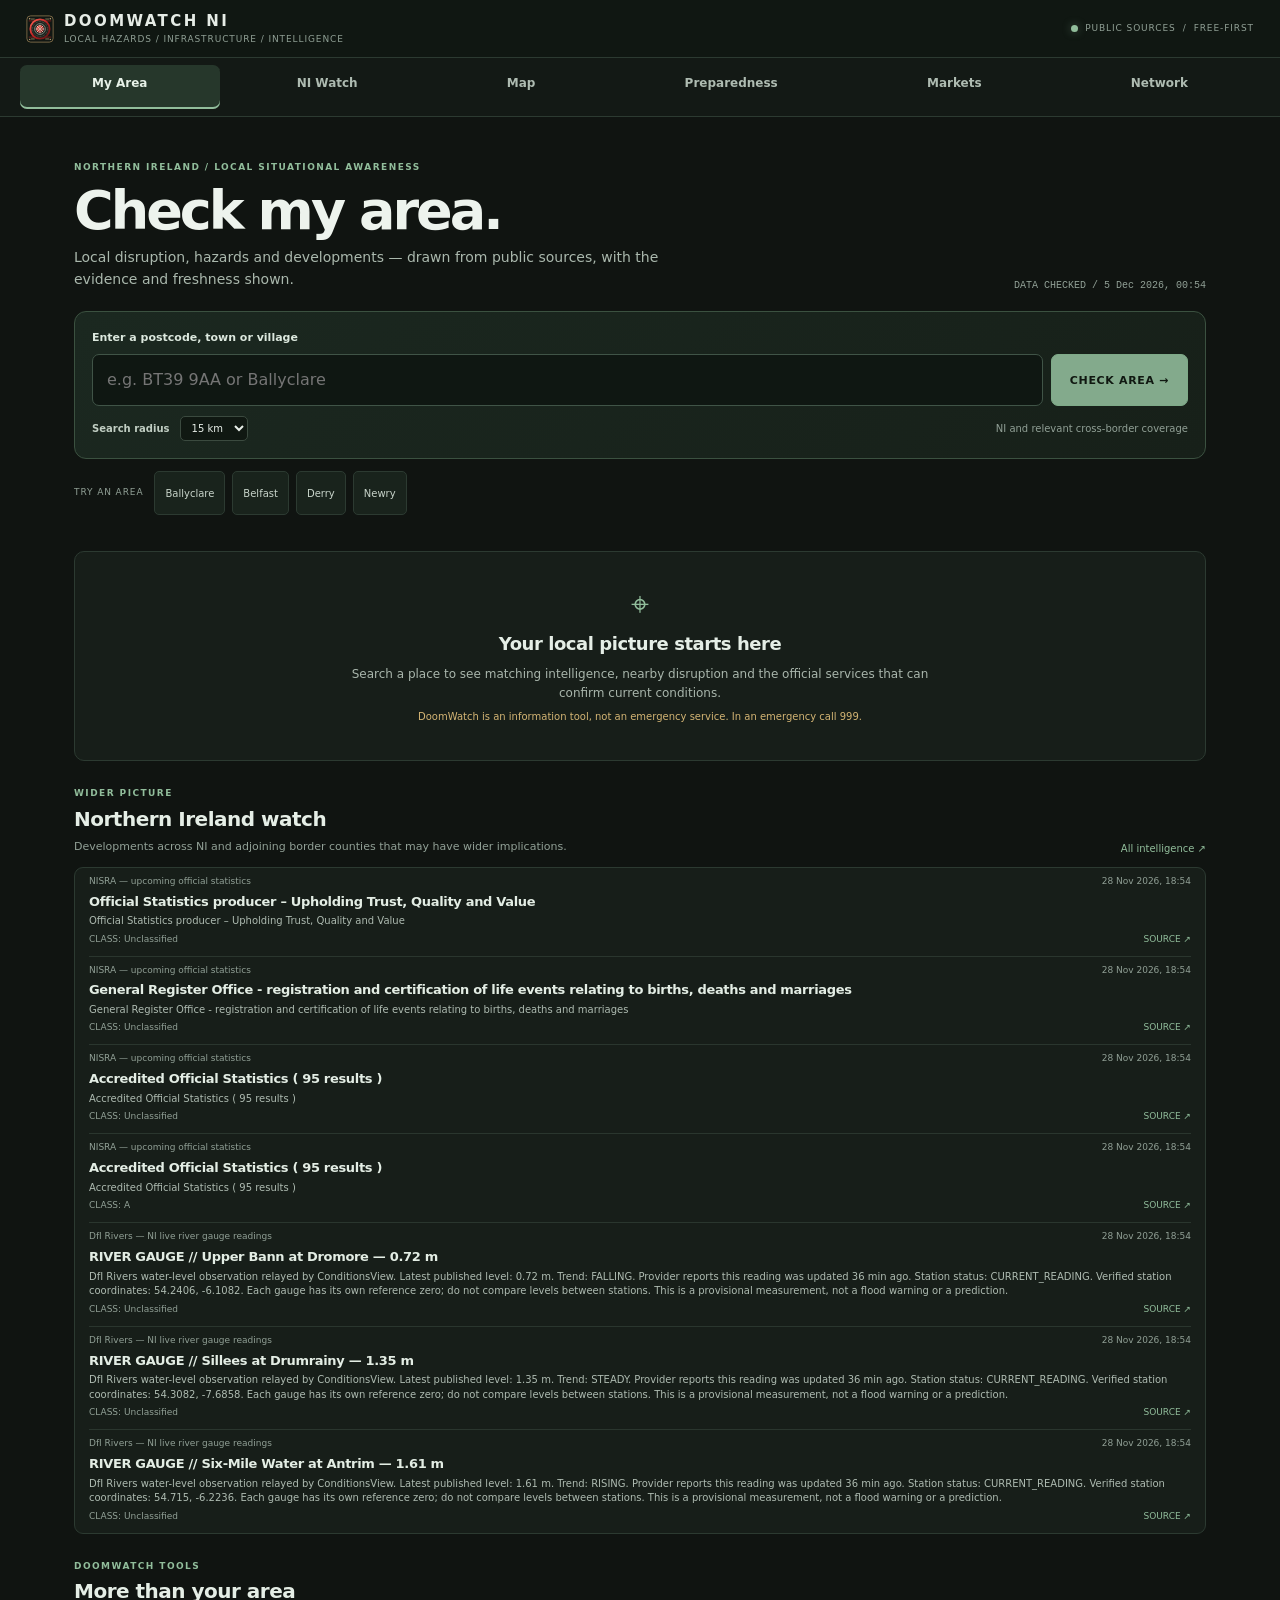
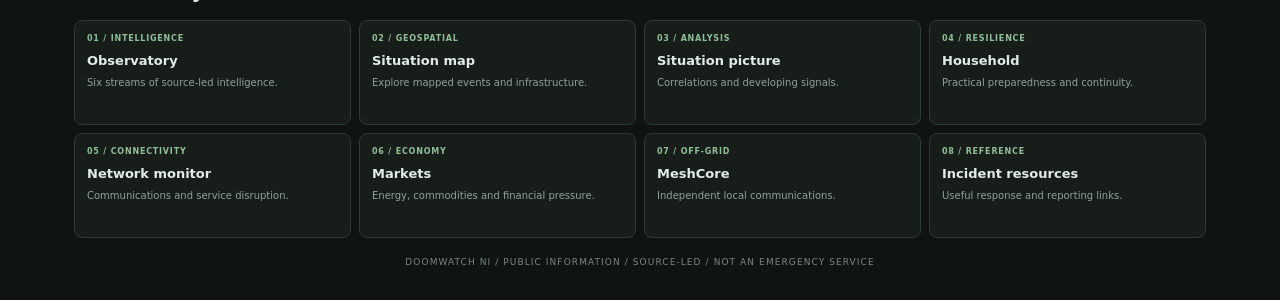
<file: operations.html>
<!doctype html><html lang="en"><head><meta charset="utf-8"><meta name="viewport" content="width=device-width,initial-scale=1"><meta http-equiv="refresh" content="0;url=./index.html"><title>DOOMWATCH / MOVED</title><link rel="stylesheet" href="./doomwatch.css"></head><body><main><h1>Section consolidated</h1><p>The regional picture is now part of the Command briefing.</p><p><a href="./index.html">Continue to the new section ↗</a></p></main><script>location.replace("./index.html");</script></body></html>
</file>
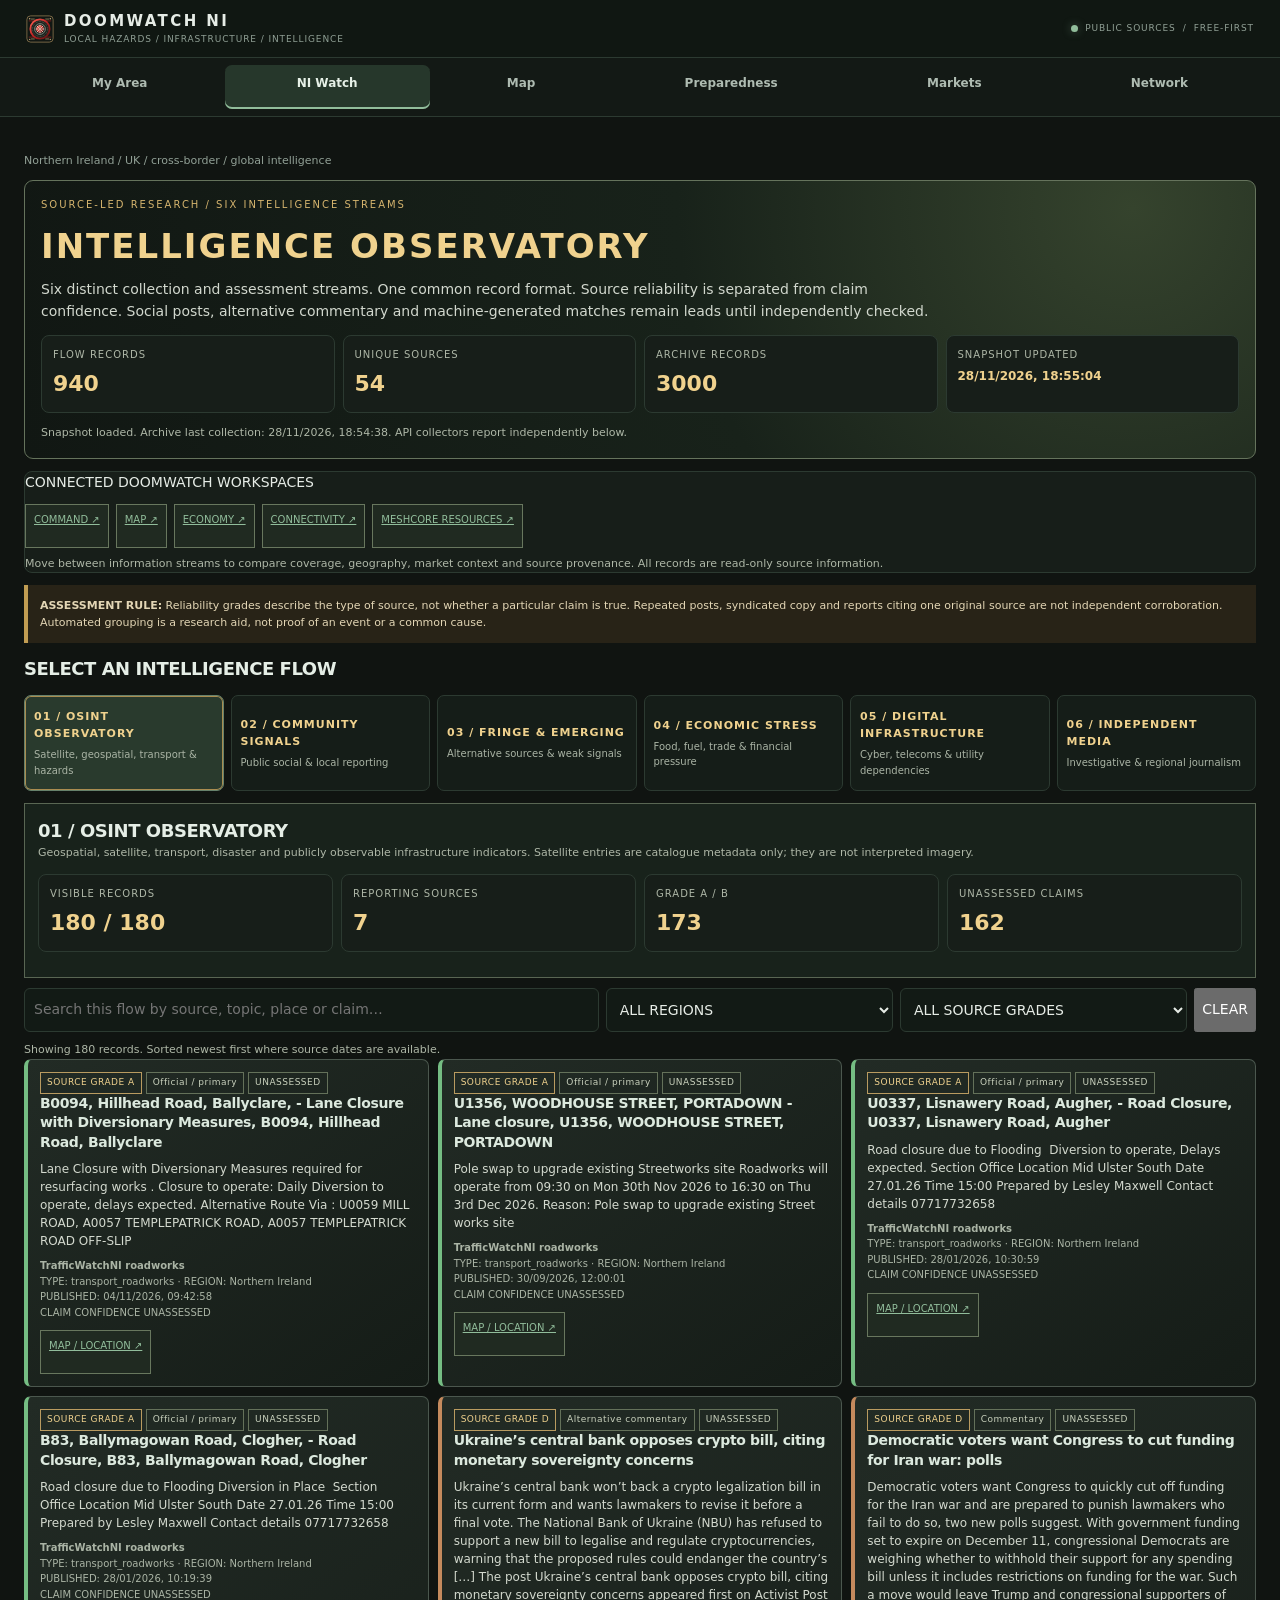
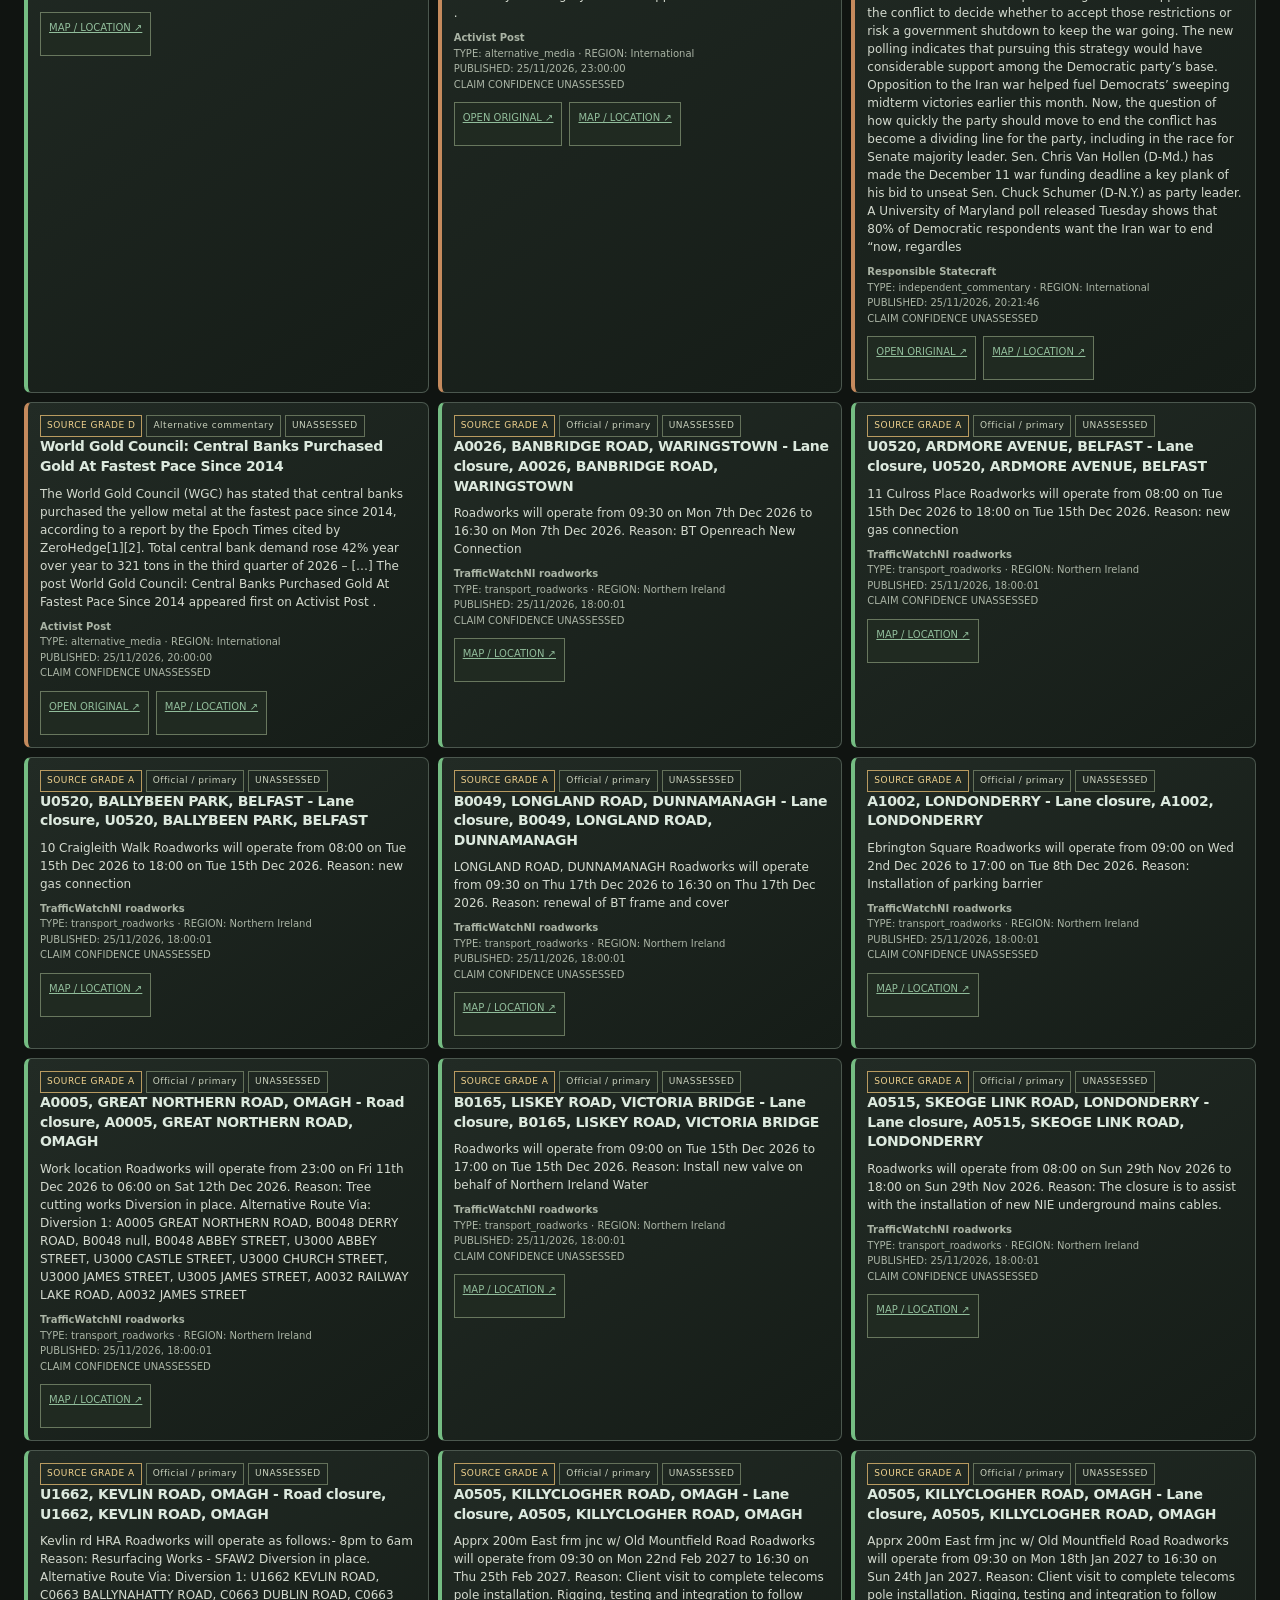
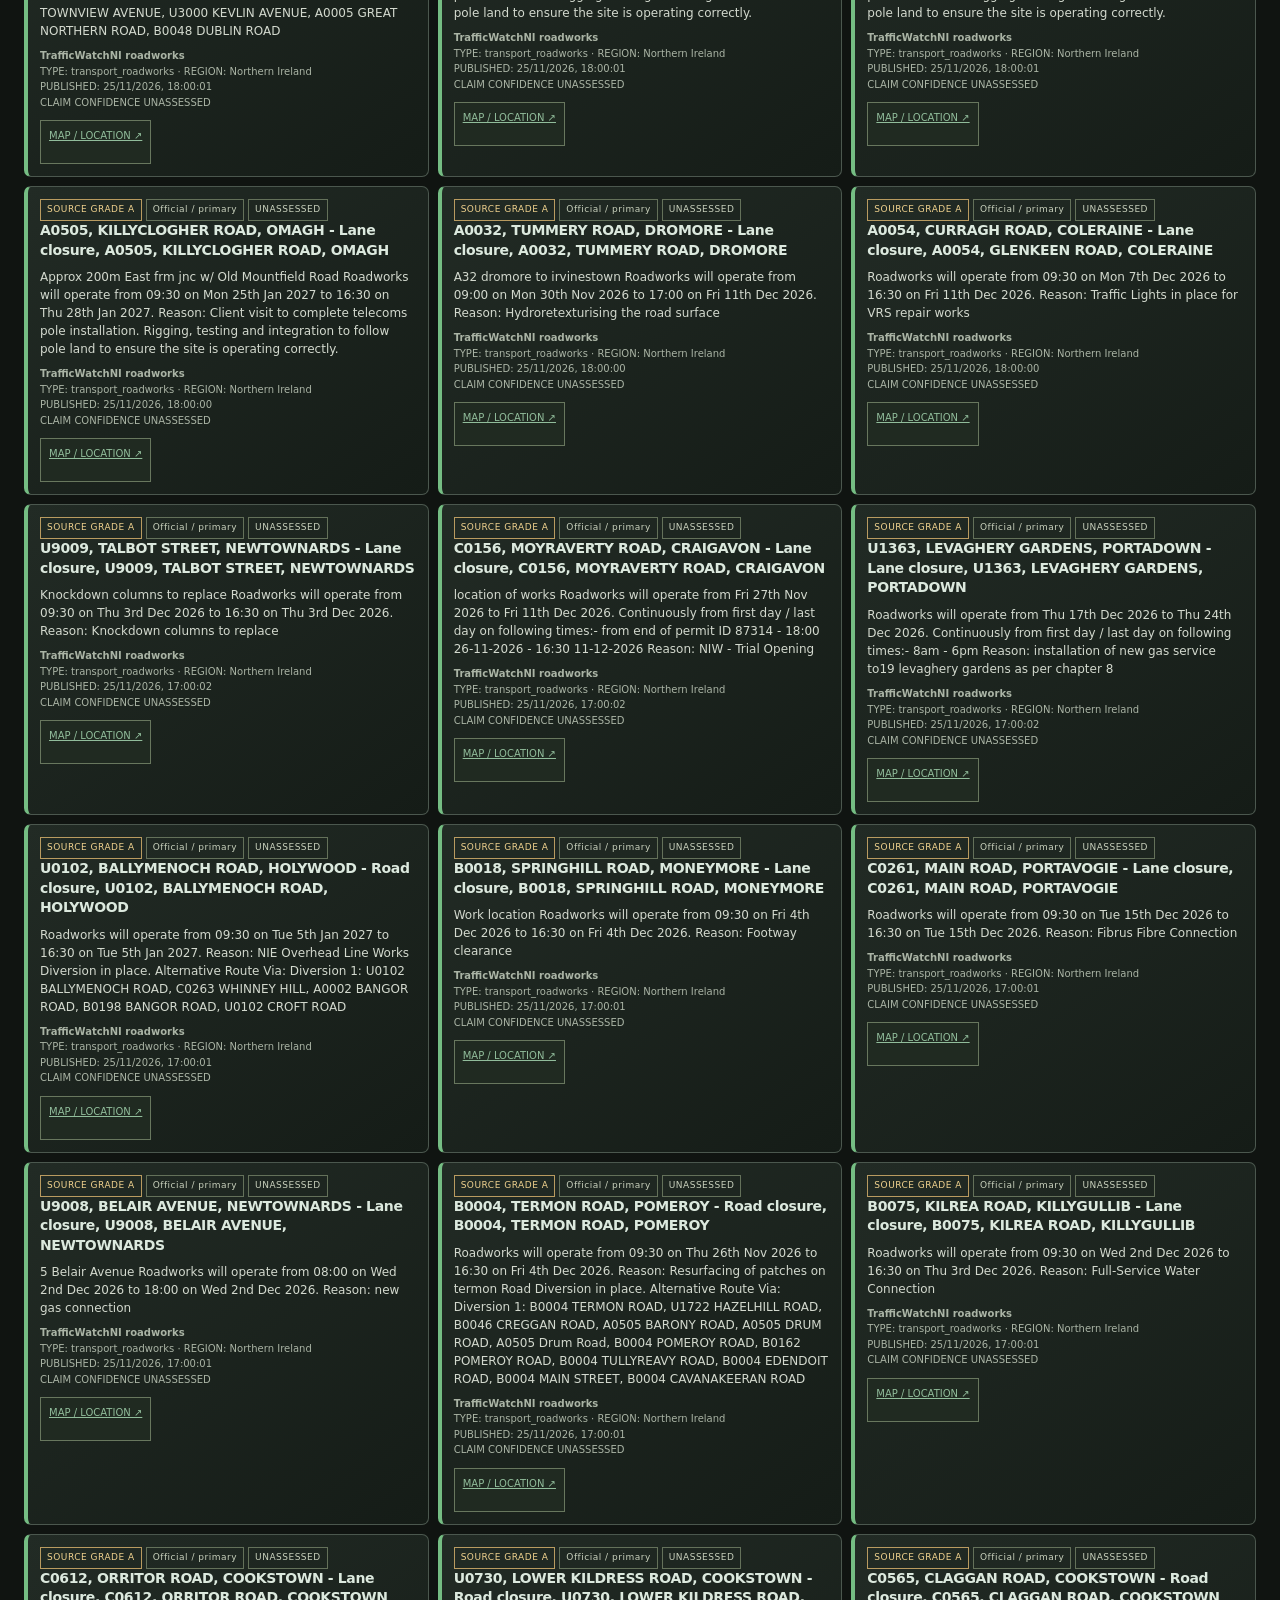
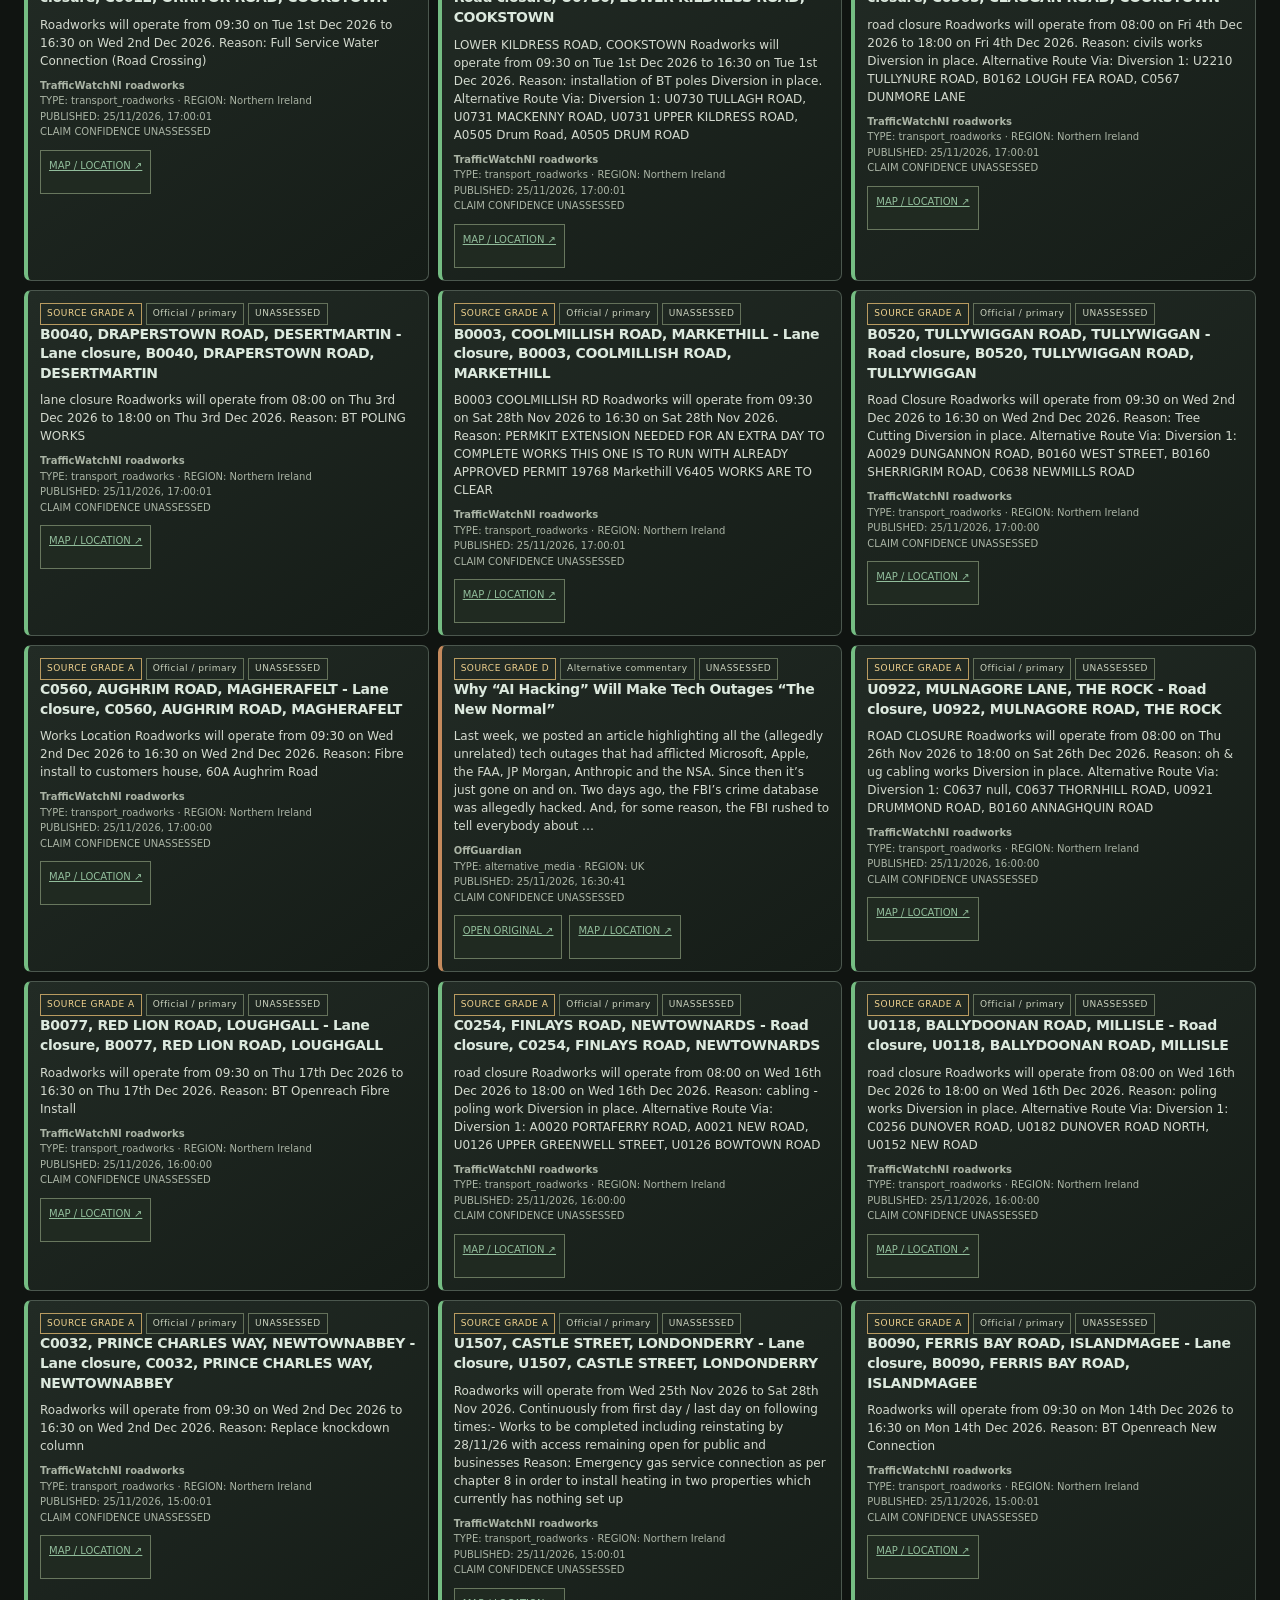
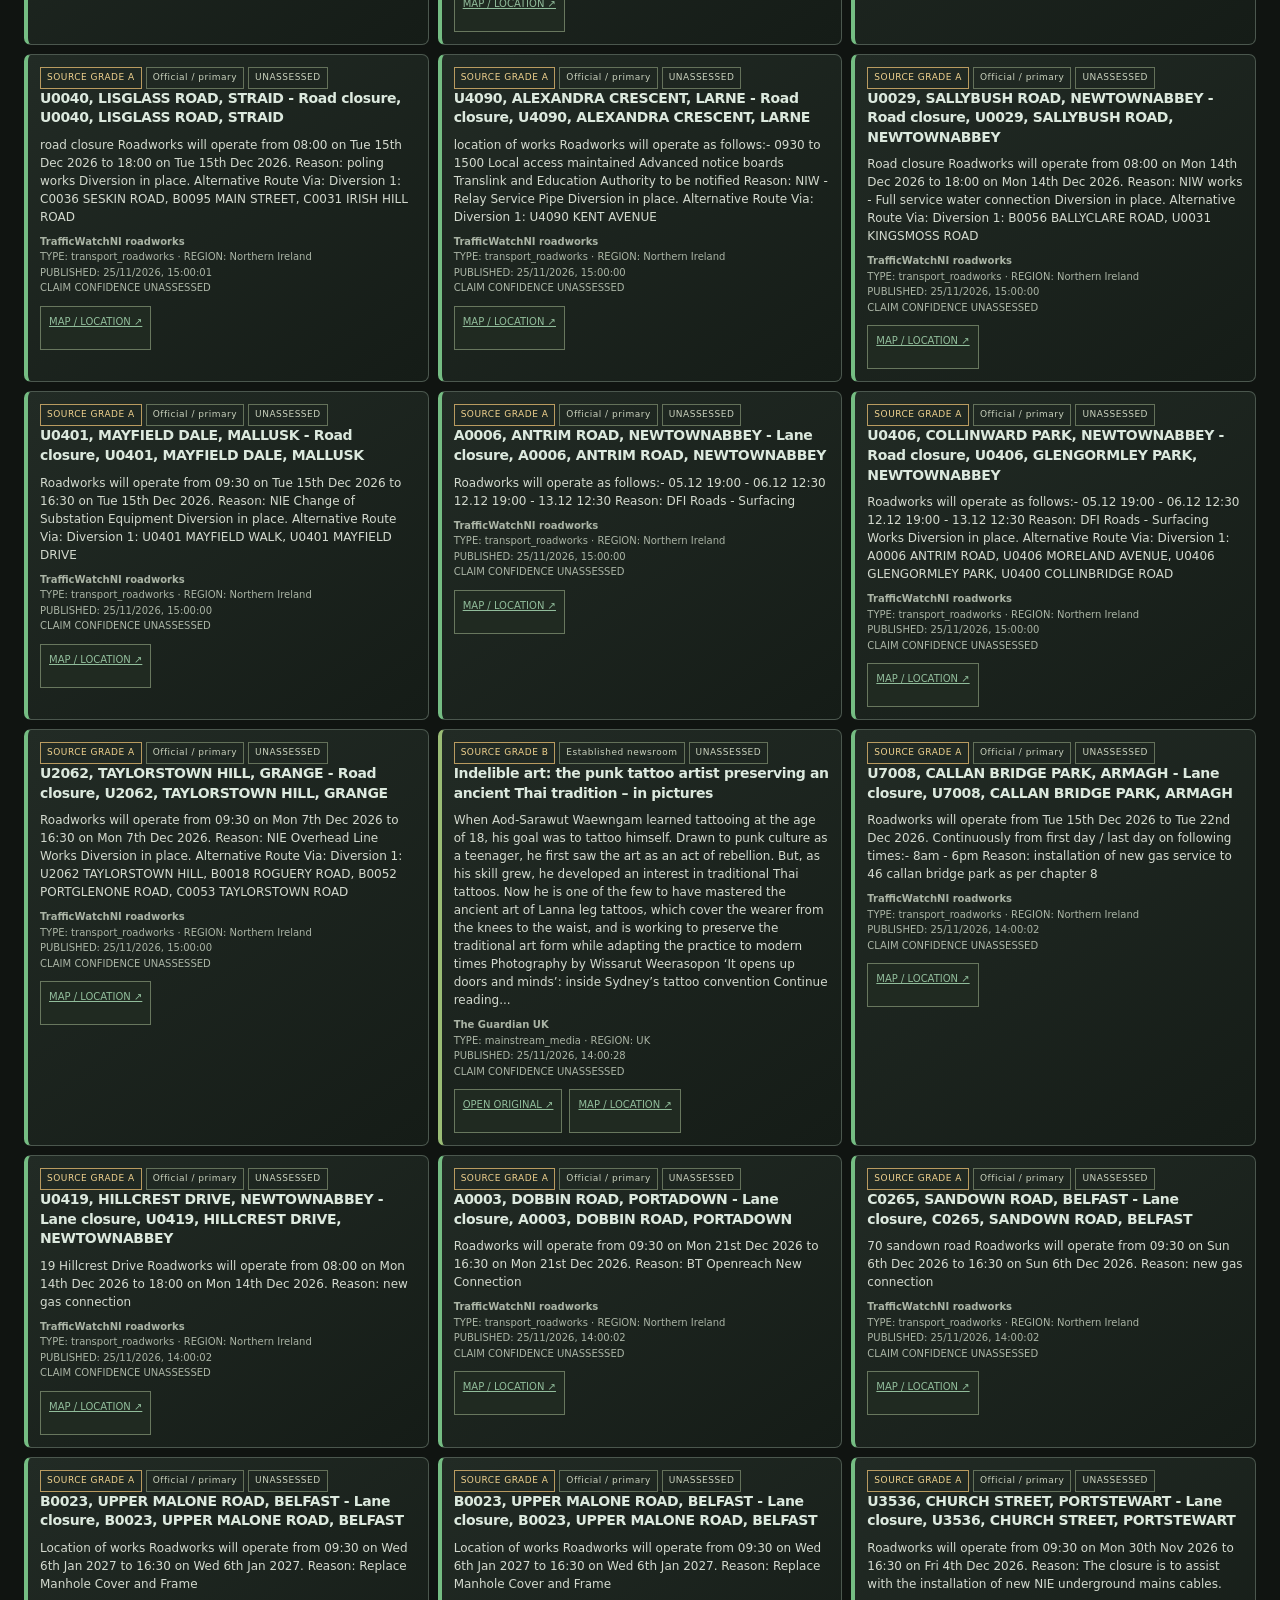
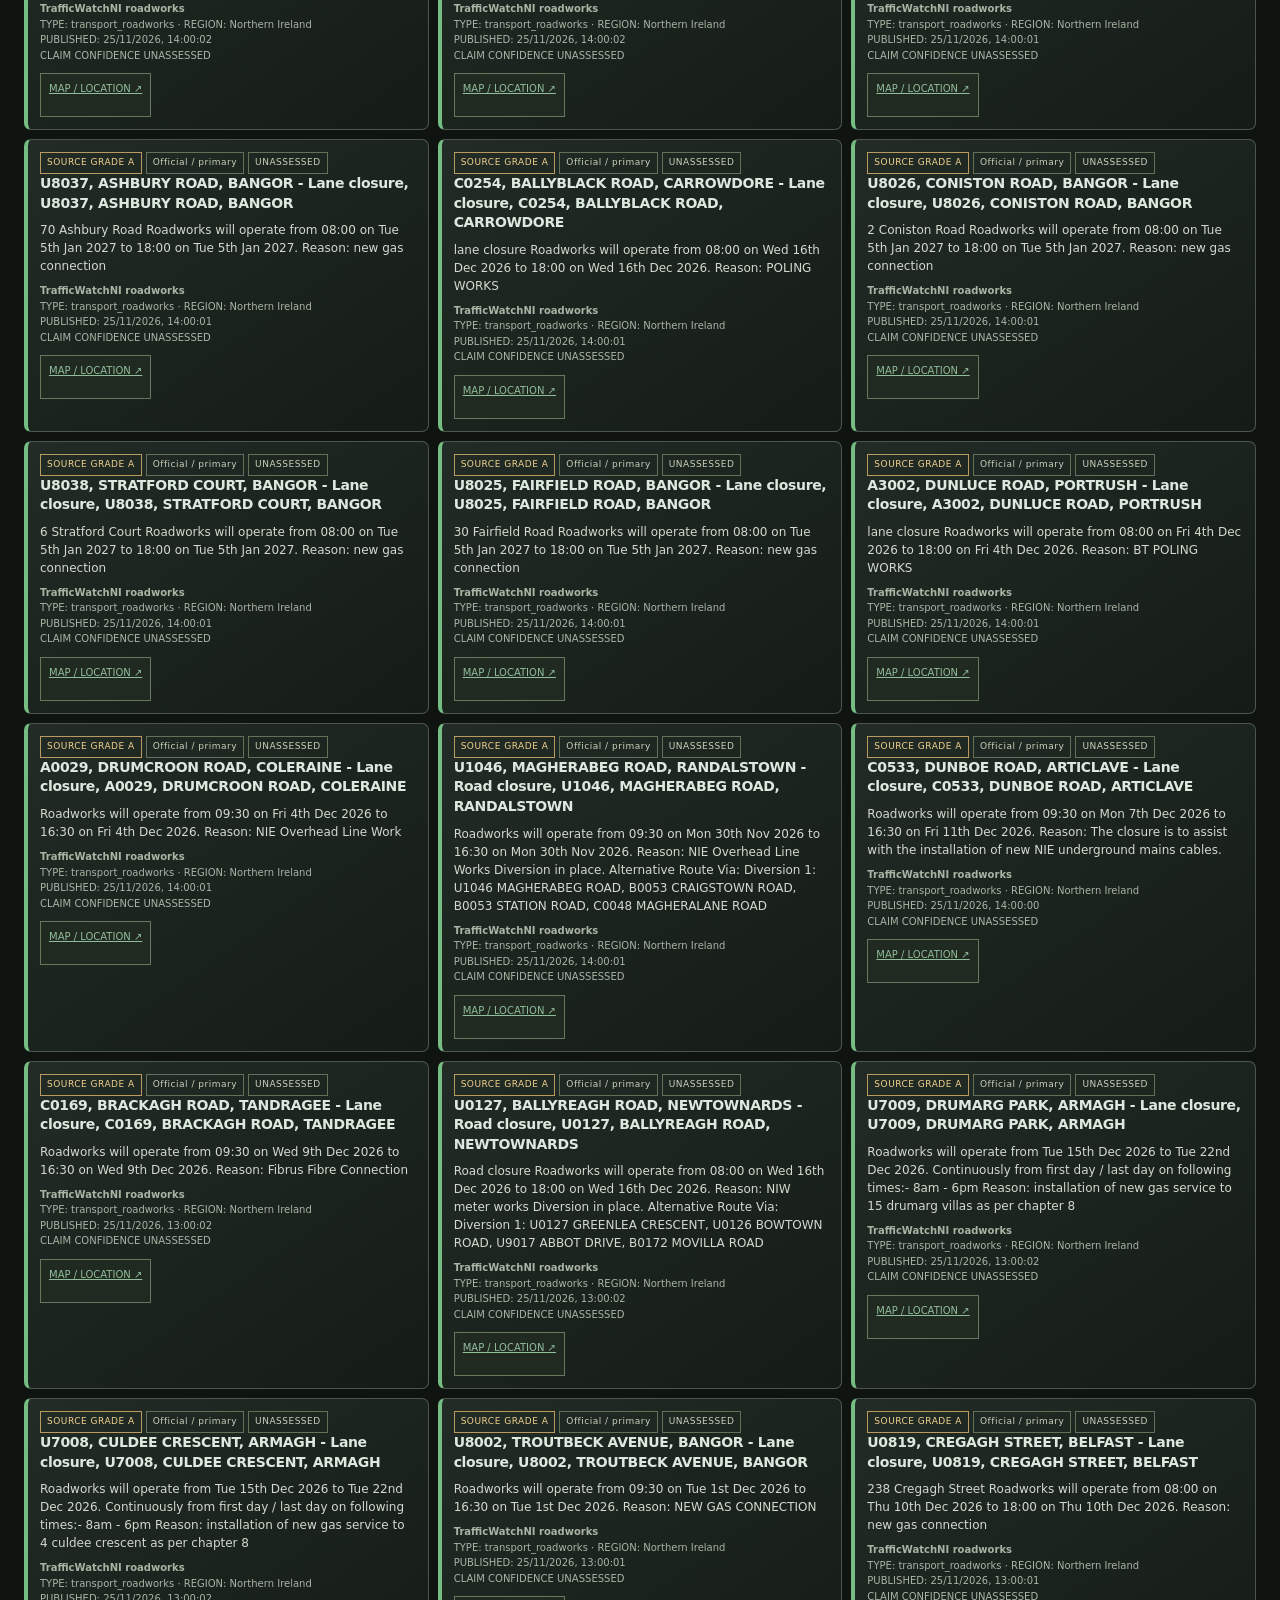
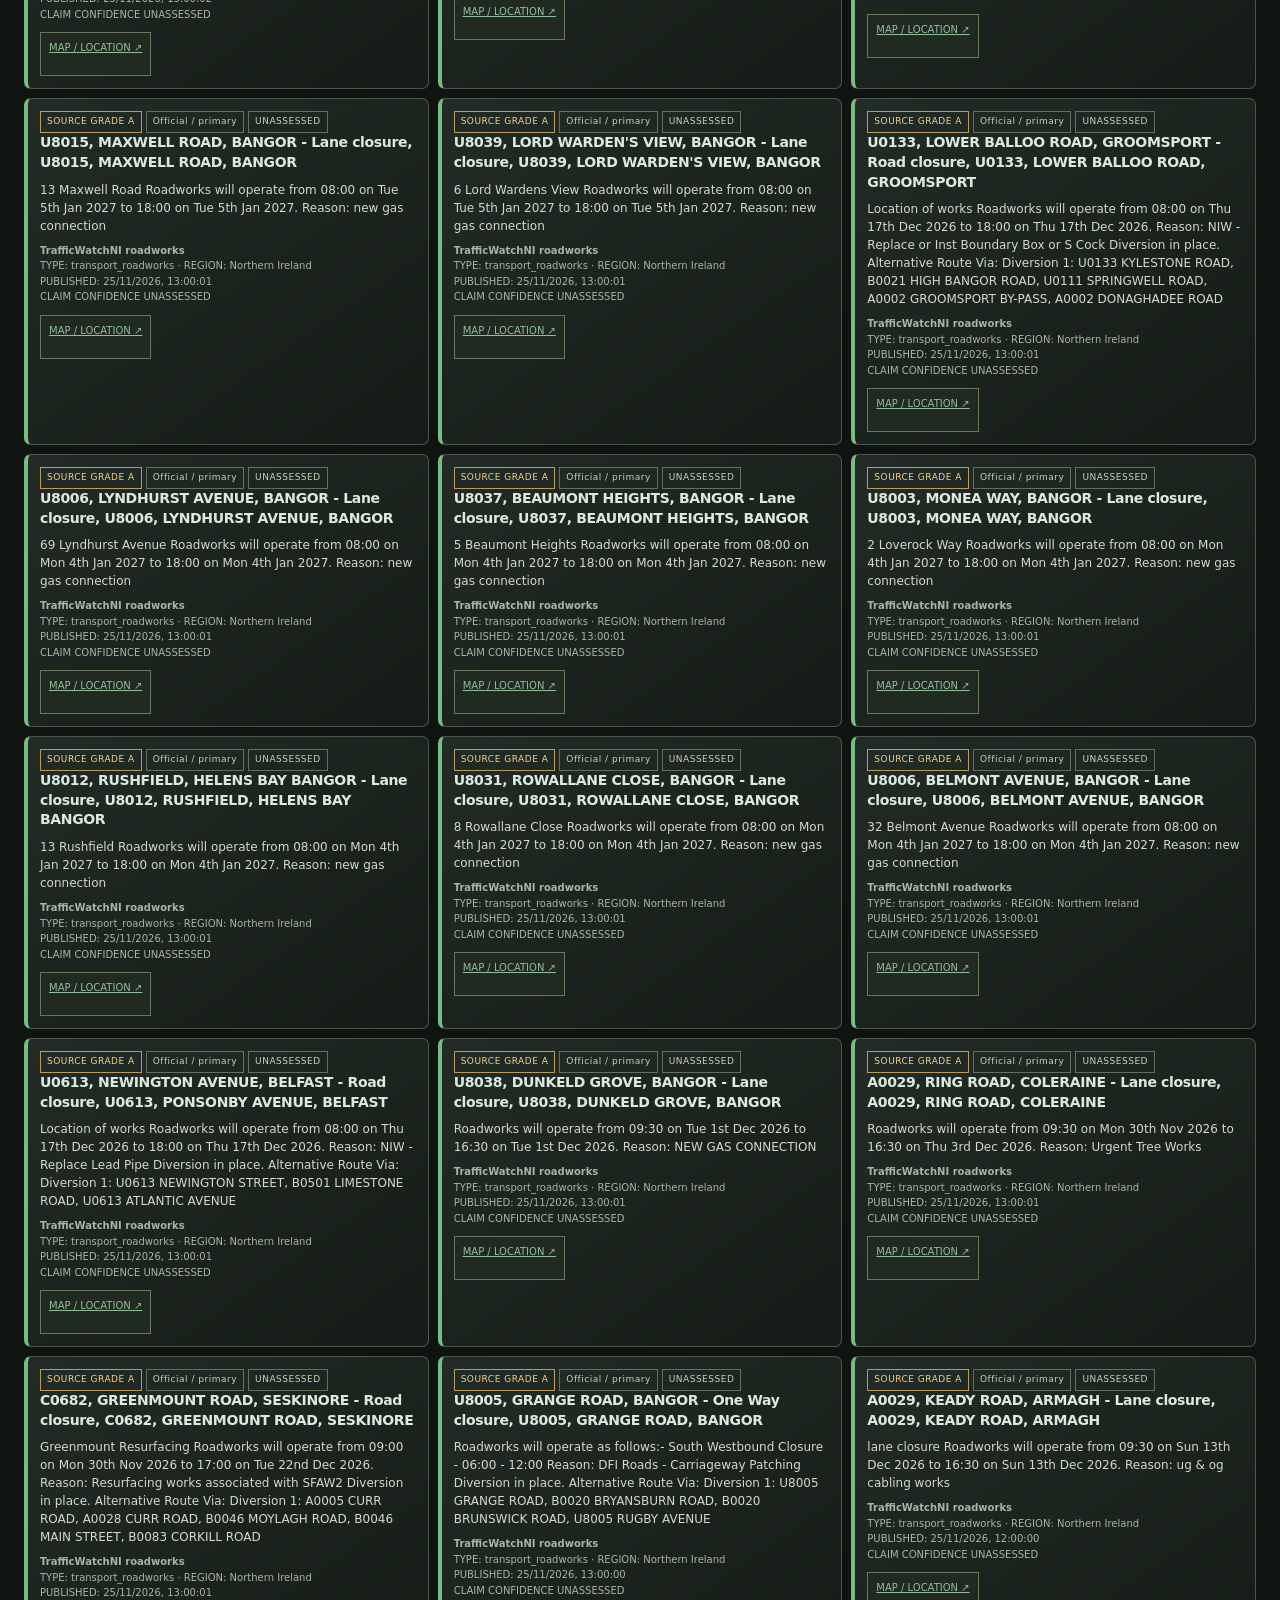
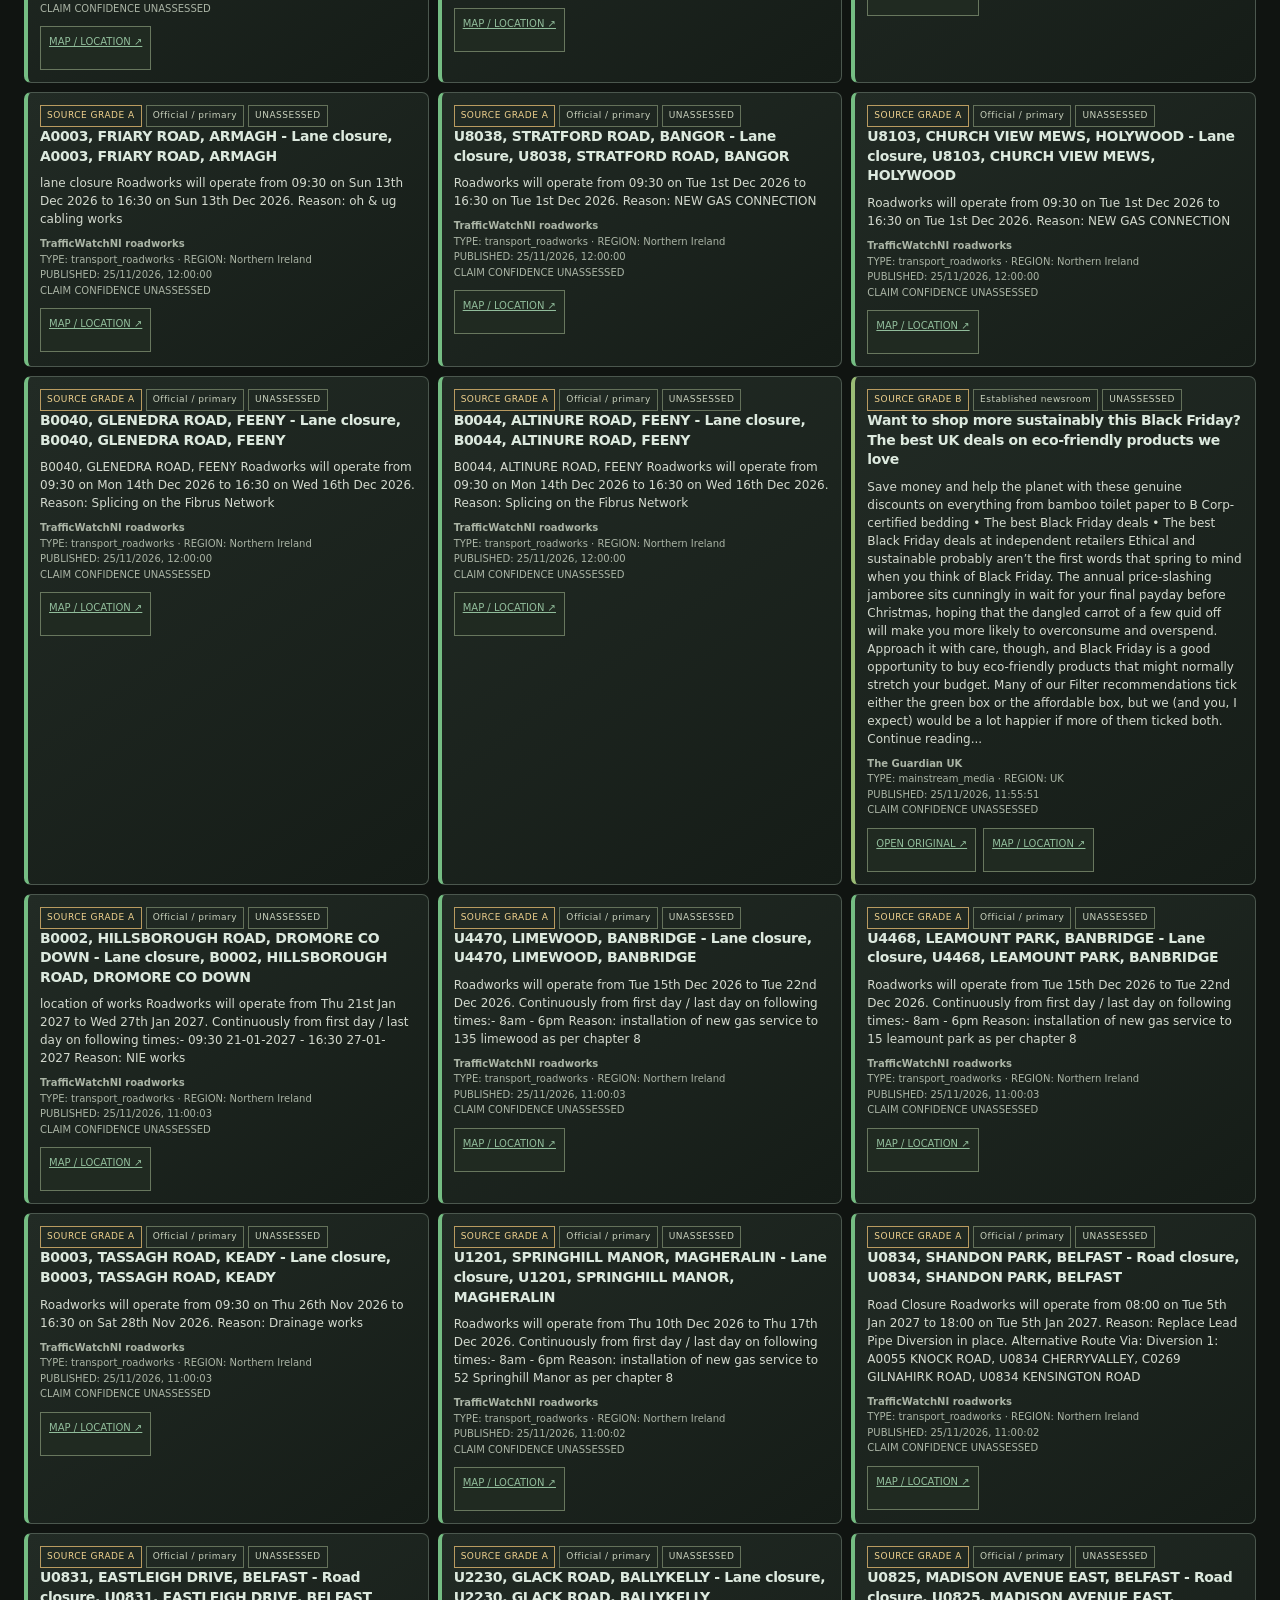
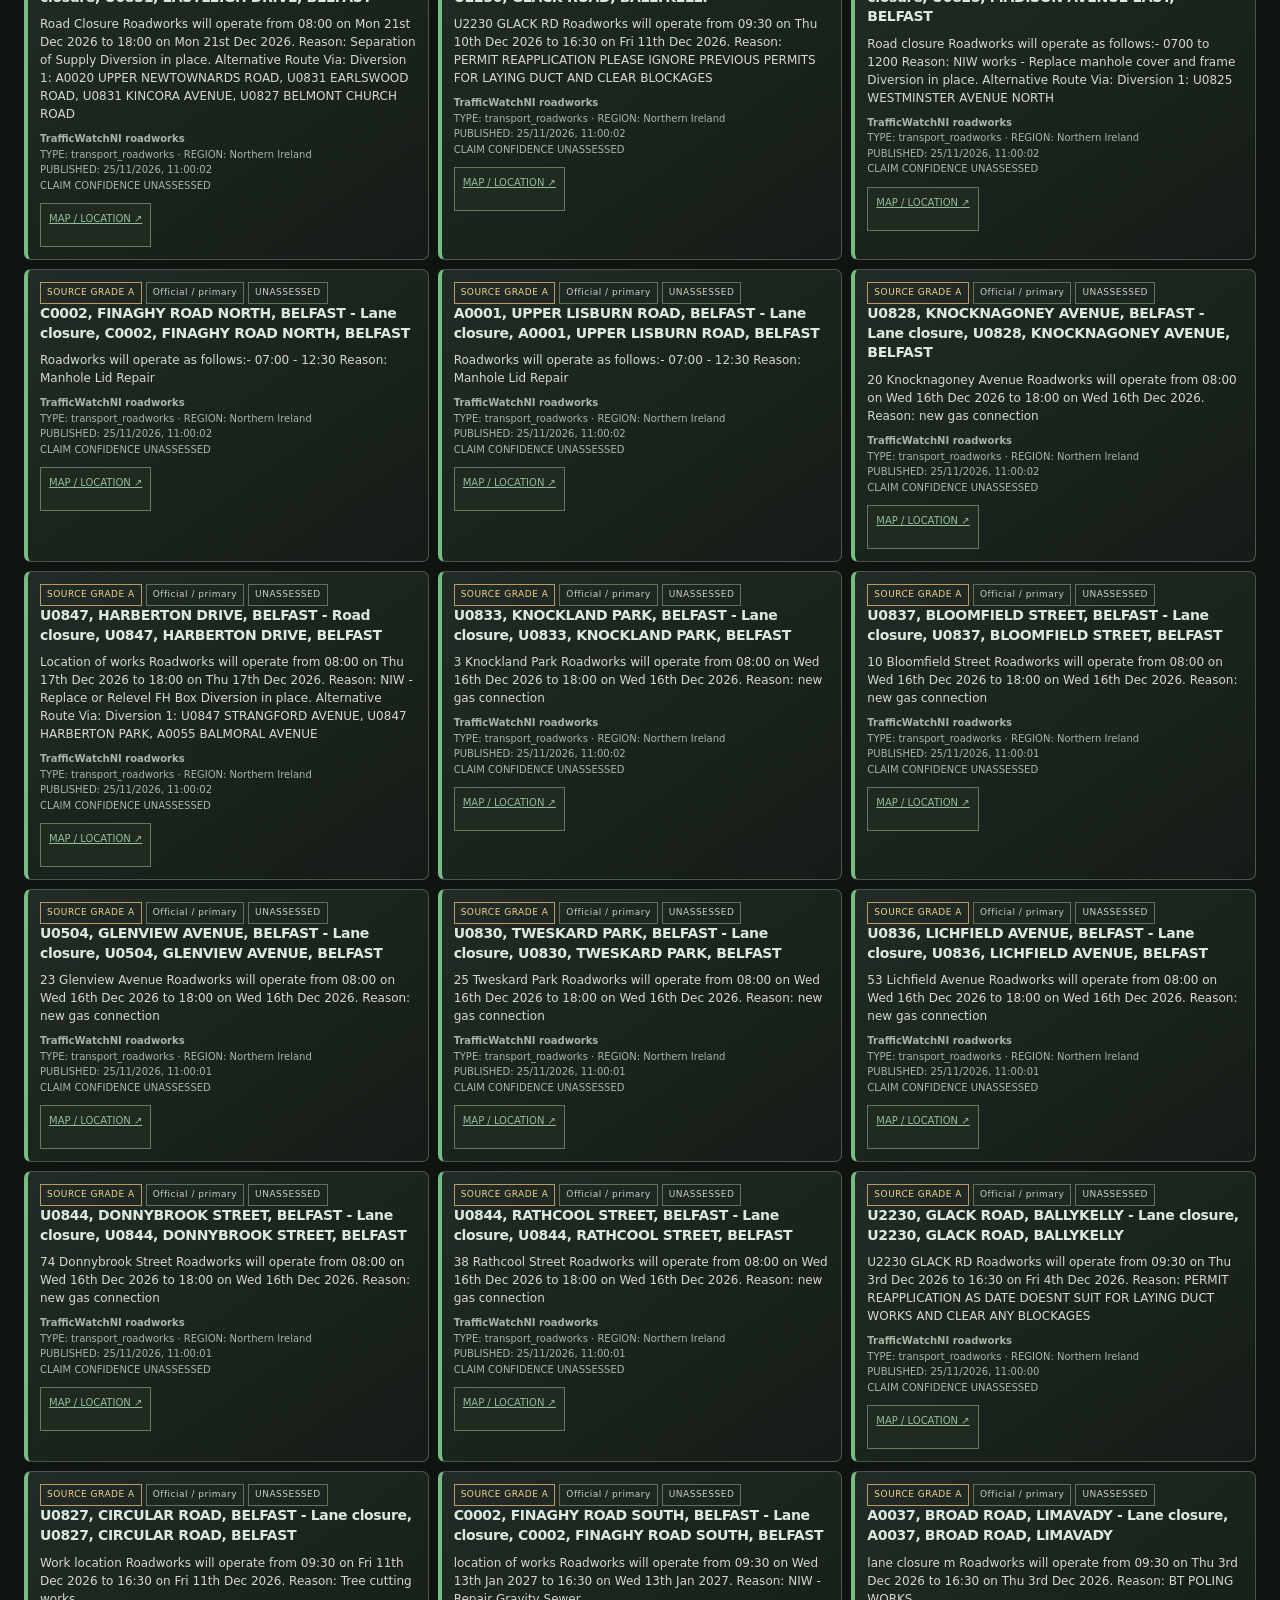
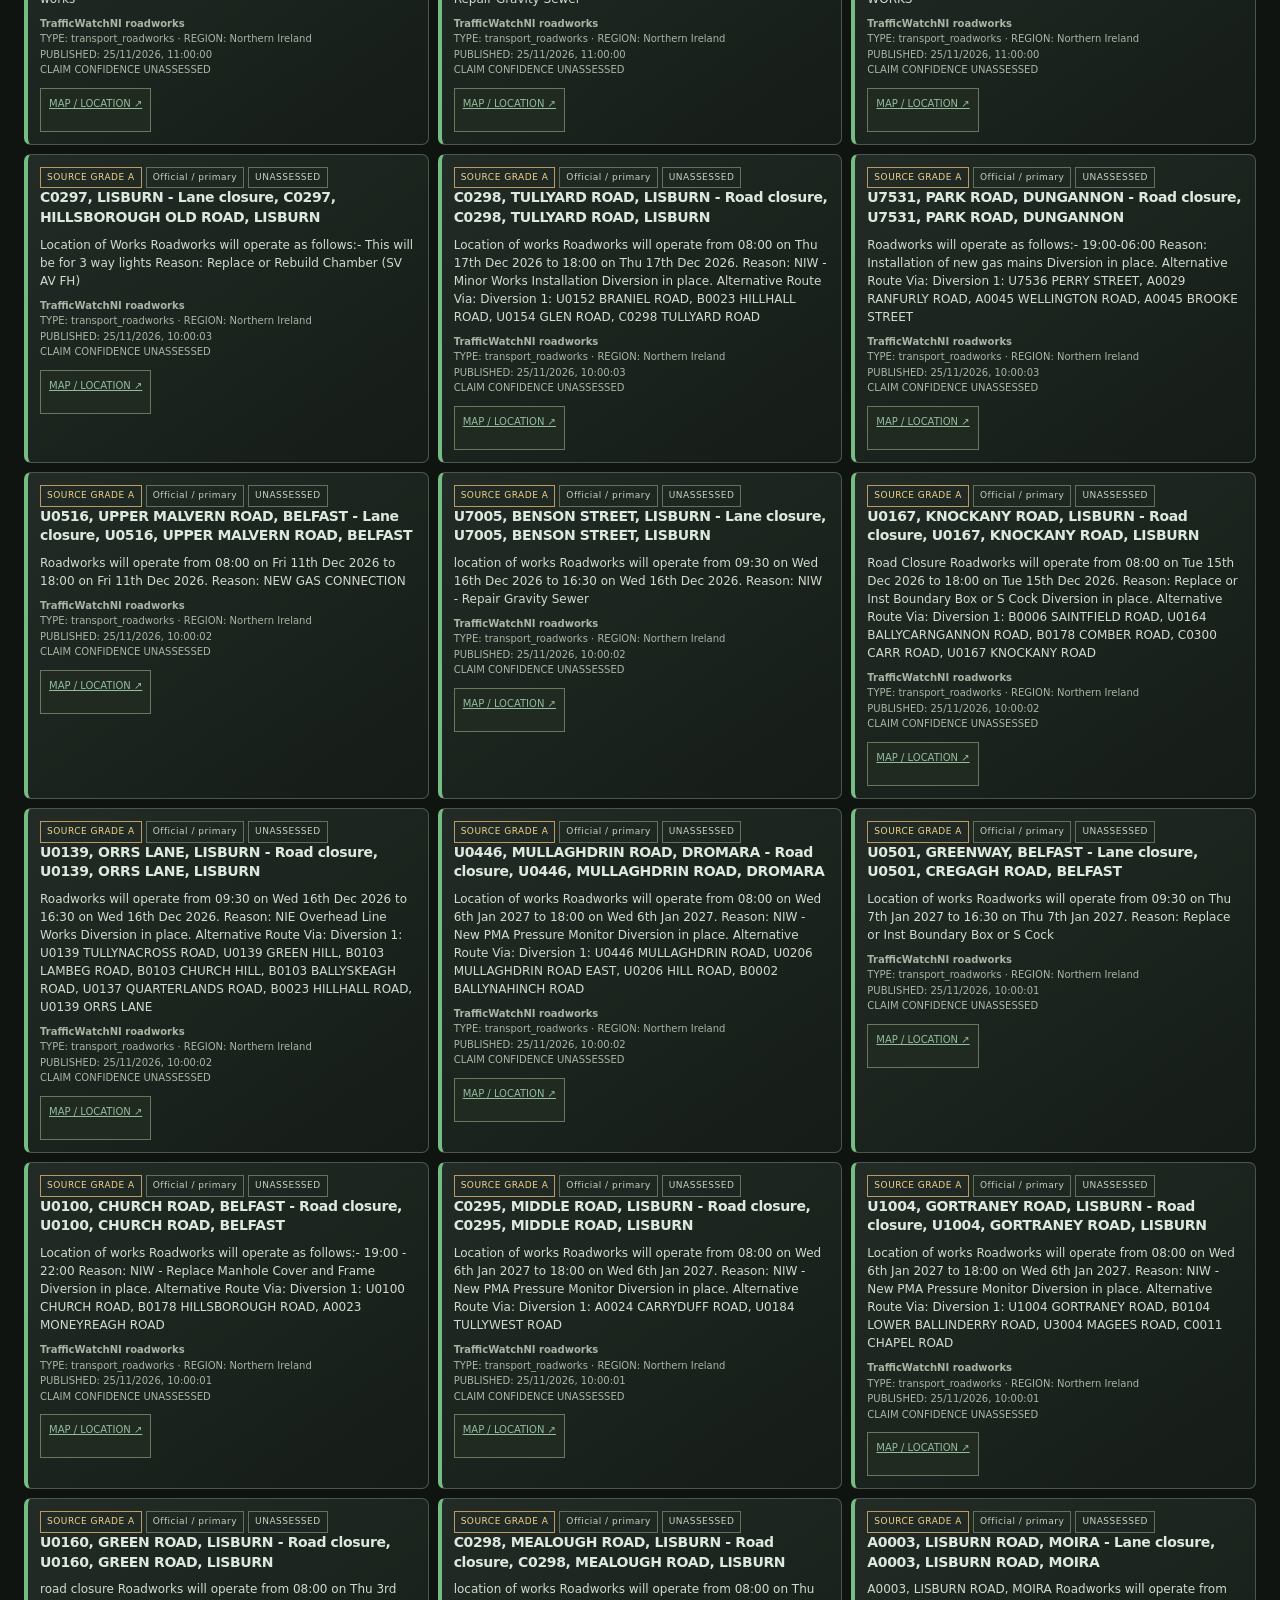
<file: signals.html>
<!doctype html><html lang="en"><head><meta charset="utf-8"><meta name="viewport" content="width=device-width,initial-scale=1"><meta http-equiv="refresh" content="0;url=./observatory.html"><title>DOOMWATCH / MOVED</title><link rel="stylesheet" href="./doomwatch.css"></head><body><main><h1>Section consolidated</h1><p>Emerging signals are now part of the Intelligence observatories.</p><p><a href="./observatory.html">Continue to the new section ↗</a></p></main><script>location.replace("./observatory.html");</script></body></html>
</file>
<file: doomwatch.css>
/* DOOMWATCH shared shell — compact graphite intelligence interface */
:root{color-scheme:dark;--dw-bg:#101411;--dw-panel:#171e19;--dw-panel2:#1d2821;--dw-line:#2c3a31;--dw-text:#e6ece6;--dw-muted:#91a096;--dw-green:#91bd9b;--dw-amber:#d4b574;--dw-red:#d47770;--dw-blue:#8eafb9}
*{box-sizing:border-box}
html{scroll-behavior:smooth}
body{margin:0!important;background:var(--dw-bg)!important;color:var(--dw-text)!important;font:14px/1.55 system-ui,-apple-system,Segoe UI,Roboto,Arial,sans-serif!important}
body.dw-ready{padding-top:0}
.dw-old-header,body>header[hidden]{display:none!important}
.dw-masthead{position:sticky;top:0;z-index:1000;display:flex;align-items:center;justify-content:space-between;gap:12px;padding:10px clamp(12px,3vw,26px);background:#111813ed;border-bottom:1px solid var(--dw-line);backdrop-filter:blur(14px)}
.dw-brand{display:flex;align-items:center;gap:10px;color:var(--dw-text);text-decoration:none}
.dw-emblem{width:28px;height:28px;object-fit:contain}
.dw-wordmark{display:block;font-weight:850;letter-spacing:.16em;font-size:15px}
.dw-tagline{display:block;color:var(--dw-muted);font-size:9px;letter-spacing:.1em}
.dw-mast-note{display:flex;align-items:center;gap:7px;color:var(--dw-muted);font-size:9px;letter-spacing:.1em}
.dw-live-dot{width:7px;height:7px;border-radius:50%;background:var(--dw-green);display:inline-block;box-shadow:0 0 10px #91bd9b66}
.dw-global-nav{position:sticky;top:49px;z-index:999;display:flex;gap:5px;overflow-x:auto;padding:7px clamp(8px,2vw,20px);background:#141b16f5;border-bottom:1px solid var(--dw-line);scrollbar-width:none}
.dw-global-nav::-webkit-scrollbar{display:none}
.dw-global-nav a{flex:1 0 auto;text-align:center;text-decoration:none;color:#aebbb1;padding:9px 13px;border-radius:7px;font-size:12px;font-weight:650}
.dw-global-nav a[aria-current=page]{background:#26372b;color:#e7f1e8;box-shadow:inset 0 -2px var(--dw-green)}
.dw-global-nav a:focus-visible,.dw-global-nav a:hover{outline:1px solid #617967;color:#fff}
.dw-shell-shortcut{display:inline-flex;margin:0 0 12px;padding:8px 11px;border:1px solid var(--dw-line);border-radius:7px;color:var(--dw-green);text-decoration:none;font-size:12px}
.dw-skip-link{position:absolute;left:-9999px}.dw-skip-link:focus{left:10px;top:10px;z-index:2000;background:#fff;color:#111;padding:8px}
main{max-width:1320px!important;margin:0 auto!important;padding:clamp(12px,2vw,24px)!important}
h1,h2,h3{letter-spacing:-.025em!important}
h1{font-size:clamp(25px,4vw,38px)!important;color:#edf3ed!important}
h2{font-size:18px!important;color:#e5eee6!important;border:0!important;margin:0!important;padding:0!important}
h3{font-size:14px!important;color:#dce9de!important}
p{color:#b7c4ba}
a{color:var(--dw-green)}
button,input,select,textarea{font:inherit}
button{cursor:pointer}
.dw-command{max-width:1320px}
.dw-command-head{padding:8px 0 14px}
.dw-kicker{color:var(--dw-green);font-size:9px;font-weight:800;letter-spacing:.15em}
.dw-heading-row{display:flex;justify-content:space-between;align-items:flex-end;gap:12px}
.dw-heading-row h1{margin:6px 0 0!important}
.dw-heading-row p{margin:3px 0 0;font-size:12px}
.dw-updated{font:10px ui-monospace,monospace;color:var(--dw-muted);text-align:right}
.dw-regions{display:flex;gap:6px;overflow:auto;margin-top:14px}
.dw-regions button{border:1px solid var(--dw-line);background:#151d18;color:#b6c4b8;border-radius:6px;padding:8px 12px;white-space:nowrap;font-size:11px}
.dw-regions button.is-active{background:#2a3b2e;border-color:#607b65;color:#f0f5f0}
.dw-metric-grid{display:grid;grid-template-columns:repeat(4,minmax(0,1fr));gap:8px;margin:10px 0 14px}
.dw-metric,.dw-panel{min-width:0;background:var(--dw-panel);border:1px solid var(--dw-line);border-radius:9px;padding:13px}
.dw-metric span{display:block;color:var(--dw-muted);font-size:9px;letter-spacing:.1em}
.dw-metric strong{display:block;font-size:clamp(17px,2vw,24px);font-weight:750;margin:5px 0;overflow-wrap:anywhere}
.dw-metric small{color:var(--dw-muted);font-size:10px}
.dw-command-grid{display:grid;grid-template-columns:minmax(0,1.65fr) minmax(270px,1fr);gap:12px}
.dw-main-column,.dw-side-column{display:grid;align-content:start;gap:12px;min-width:0}
.dw-panel-head{display:flex;align-items:center;justify-content:space-between;gap:10px;margin-bottom:10px}
.dw-panel-head> a{font-size:10px;text-decoration:none;white-space:nowrap}
.dw-panel-head .dw-kicker{margin-bottom:3px}
.dw-story-list{display:grid;gap:0}
.dw-story{padding:11px 0;border-top:1px solid #2a362e}
.dw-story:first-child{border-top:0}
.dw-story-meta,.dw-story-foot{display:flex;flex-wrap:wrap;gap:7px;color:var(--dw-muted);font-size:9px}
.dw-story h3{margin:4px 0!important;line-height:1.35}
.dw-story h3 a{color:#e4eee5;text-decoration:none}
.dw-story p{font-size:11px;line-height:1.45;margin:4px 0;color:#aebbb1}
.dw-story-foot{justify-content:space-between;margin-top:6px}
.dw-story-foot a{color:var(--dw-green);text-decoration:none}
.dw-map-tile{min-height:130px;display:flex;flex-direction:column;justify-content:flex-end;gap:6px;padding:13px;border:1px solid #3c5143;border-radius:7px;background:radial-gradient(ellipse at 75% 20%,#344e3c,#19251d 55%,#131a15);text-decoration:none}
.dw-map-tile span,.dw-map-tile small{font-size:9px;color:#b1c2b4;letter-spacing:.08em}
.dw-map-tile strong{font-size:19px;color:#edf5ee}
.dw-map-tile strong b{color:var(--dw-green)}
.dw-status-list{display:grid;gap:8px}
.dw-status-row{display:flex;justify-content:space-between;gap:10px;border-bottom:1px solid #2a362e;padding:5px 0;font-size:11px}
.dw-status-row span{color:#aebbb1}.dw-status-row strong{font-variant-numeric:tabular-nums}.dw-red{color:var(--dw-red)}
.dw-muted{color:var(--dw-muted);font-size:11px}
.dw-footer{padding:18px 0 6px;text-align:center;color:#738278;font-size:9px;letter-spacing:.12em}
footer{color:#78877d!important}
.dw-ready .dw-fold>summary{color:#dfe9e0!important}
.dw-ready .dw-fold{border-color:var(--dw-line)!important;background:var(--dw-panel)!important}
.dw-ready .panel,.dw-ready .section-card,.dw-ready .obs-stat,.dw-ready .comms-card{background:var(--dw-panel)!important;border-color:var(--dw-line)!important;border-radius:8px!important}
.dw-ready .obs-hero,.dw-ready .sig-hero,.dw-ready .regional-hero,.dw-ready .mc-hero{border-radius:9px!important;box-shadow:none!important}
.dw-ready .intel-card{background:#141b16!important;border-color:var(--dw-line)!important}
.dw-ready .intel-window{height:auto!important;max-height:none!important;background:transparent!important;border:0!important;padding:0!important;overflow:visible!important}
.dw-ready .map-kpi,.dw-ready .map-workspace{border-color:var(--dw-line)!important}
.dw-ready .dw-fold-hint{color:var(--dw-muted)!important}
@media(max-width:760px){.dw-metric-grid{grid-template-columns:repeat(2,minmax(0,1fr))}.dw-command-grid{grid-template-columns:1fr}.dw-heading-row{align-items:flex-start;flex-direction:column}.dw-updated{text-align:left}.dw-mast-note{display:none}.dw-global-nav{top:48px}.dw-global-nav a{padding:9px 10px}.dw-ready main{padding:12px!important}}
@media(prefers-reduced-motion:reduce){html{scroll-behavior:auto}}

/* Intelligence filters: four compact controls, one row on wide screens */
.dw-ready .obs-toolbar{display:grid!important;grid-template-columns:minmax(0,2fr) minmax(105px,1fr) minmax(125px,1fr) auto!important;gap:7px!important;align-items:center}
.dw-ready .obs-toolbar>*{min-width:0!important;margin:0!important}
.dw-ready .obs-toolbar input,.dw-ready .obs-toolbar select{width:100%!important;background:#121a15!important;border:1px solid var(--dw-line)!important;color:var(--dw-text)!important;border-radius:6px!important;padding:9px!important}
.dw-ready .obs-tabs button{border-radius:7px!important;background:#151d18!important;border:1px solid var(--dw-line)!important}
.dw-ready .obs-tabs button.active{background:#293a2d!important;border-color:#66816b!important}
.dw-ready .obs-record{border-radius:7px!important}
.dw-ready .obs-disclosure{margin:12px 0;border:1px solid var(--dw-line);border-radius:8px;background:var(--dw-panel);padding:11px}
.dw-ready .obs-disclosure>summary{cursor:pointer;color:#dfe9e0;font-size:12px;font-weight:700;list-style:none}
.dw-ready .obs-disclosure>summary::-webkit-details-marker{display:none}
.dw-ready .obs-disclosure>summary:after{content:"+";float:right;color:var(--dw-green)}
.dw-ready .obs-disclosure[open]>summary:after{content:"−"}
@media(max-width:700px){.dw-ready .obs-toolbar{grid-template-columns:1fr 1fr!important}.dw-ready .obs-toolbar input{grid-column:1/-1}.dw-ready .obs-toolbar button{min-height:38px}}

/* Mobile audit: comfortable touch targets and visible keyboard focus */
.dw-global-nav a,.dw-regions button,.dw-shell-shortcut,.dw-panel-head>a,
.dw-ready button,.dw-ready .action-button,.dw-ready .obs-actions a,
.dw-ready .obs-source a,.dw-ready .mc-links a,.dw-ready .mc-copy,
.dw-ready .comms-actions a,.dw-ready .map-actions a,.dw-ready .map-actions button,
.dw-ready .detail-actions button,.dw-ready .map-event-links button,
.dw-ready #refresh,.dw-ready .map-control,.dw-ready .obs-toolbar input,
.dw-ready .obs-toolbar select{min-height:44px}
.dw-ready .layer-row{min-height:44px;display:flex;align-items:center}
.dw-ready a:focus-visible,.dw-ready button:focus-visible,
.dw-ready input:focus-visible,.dw-ready select:focus-visible,
.dw-ready summary:focus-visible{outline:2px solid var(--dw-green);outline-offset:2px}
@media(max-width:760px){
 .dw-global-nav{scroll-snap-type:x proximity}
 .dw-global-nav a{scroll-snap-align:center}
 .dw-story{padding:9px 0}
 .dw-story p{font-size:11px;line-height:1.4}
 .dw-panel-head>a{font-size:11px;white-space:normal}
}


/* World Monitor-inspired integrated Command experience */
.dw-map-console,.dw-stream-hub{margin:12px 0!important}
.dw-map-console .dw-panel-head{align-items:flex-start}
.dw-map-console .dw-panel-head p{margin:4px 0 0;font-size:11px}
.dw-map-frame{height:clamp(300px,48vw,560px);overflow:hidden;border:1px solid #35483a;border-radius:8px;background:#0b110d}
.dw-map-frame iframe{display:block;width:100%;height:100%;border:0}
.dw-map-caption{display:flex;justify-content:space-between;gap:8px;flex-wrap:wrap;margin-top:7px;color:var(--dw-muted);font:9px ui-monospace,monospace;letter-spacing:.06em}
.dw-stream-grid{display:grid;grid-template-columns:repeat(3,minmax(0,1fr));gap:8px}
.dw-stream-grid a{display:grid;grid-template-columns:26px 1fr;gap:2px 8px;align-items:start;padding:11px;background:#131b15;border:1px solid var(--dw-line);border-radius:7px;text-decoration:none;min-width:0}
.dw-stream-grid a:hover,.dw-stream-grid a:focus-visible{border-color:#77927b;background:#1b2820}
.dw-stream-grid b{grid-row:span 2;color:var(--dw-amber);font:11px ui-monospace,monospace}
.dw-stream-grid strong{color:#e2ece3;font-size:11px}
.dw-stream-grid small{color:var(--dw-muted);font-size:9px;line-height:1.4}
.dw-map-tile{display:none!important}
@media(max-width:760px){.dw-stream-grid{grid-template-columns:repeat(2,minmax(0,1fr))}.dw-map-frame{height:390px}.dw-map-caption{font-size:8px}}
@media(max-width:380px){.dw-stream-grid{grid-template-columns:1fr}.dw-map-frame{height:330px}}

.dw-embed .dw-masthead,.dw-embed .dw-global-nav,.dw-embed .dw-skip-link{display:none!important}.dw-embed main{max-width:none!important;padding:6px!important;margin:0!important}.dw-embed{padding-top:0!important}
</file>
<file: doomwatch-ni.css>
/* DoomWatch NI local-area experience */
.dw-ni-home{background:var(--dw-bg)}
.dw-ni-main{max-width:1180px!important}
.ni-hero{padding:20px 0 18px}
.ni-eyebrow{display:block;color:var(--dw-green);font-size:9px;font-weight:850;letter-spacing:.16em}
.ni-hero-row{display:flex;align-items:flex-end;justify-content:space-between;gap:18px;margin:8px 0 20px}
.ni-hero h1{font-size:clamp(32px,6vw,54px)!important;line-height:1.02;margin:0!important;letter-spacing:-.055em!important}
.ni-hero-row p{max-width:620px;font-size:14px;margin:9px 0 0;color:#aab8ad}
.ni-clock{font:10px ui-monospace,monospace;color:var(--dw-muted);text-align:right;white-space:nowrap}
.ni-search{background:linear-gradient(135deg,#1b2820,#172019);border:1px solid #3b5140;border-radius:12px;padding:17px}
.ni-search>label{display:block;font-size:11px;font-weight:750;margin-bottom:8px;color:#dce8de}
.ni-search-row{display:flex;gap:8px}
.ni-search-row input{min-width:0;flex:1;background:#0f1712;border:1px solid #405447;border-radius:7px;padding:13px 14px;color:#f1f5f1;font-size:16px;outline:none}
.ni-search-row input:focus{border-color:var(--dw-green);box-shadow:0 0 0 2px #91bd9b22}
.ni-search-row button{border:1px solid #7eaa88;background:#83aa8c;color:#101811;border-radius:7px;padding:0 18px;font-size:11px;font-weight:900;letter-spacing:.06em;white-space:nowrap}
.ni-search-options{display:flex;align-items:center;gap:10px;margin-top:10px;color:var(--dw-muted);font-size:10px}
.ni-search-options label{font-weight:700;color:#c1cec3}
.ni-search-options select{background:#101812;color:#e7eee8;border:1px solid #3b4a3f;border-radius:5px;padding:5px 7px}
.ni-search-options span{margin-left:auto}
.ni-quick{display:flex;align-items:center;gap:7px;flex-wrap:wrap;margin-top:12px}
.ni-quick>span{font-size:9px;letter-spacing:.1em;color:var(--dw-muted);margin-right:4px}
.ni-quick button,.ni-area-banner button{background:#19231c;border:1px solid var(--dw-line);border-radius:5px;color:#c8d4ca;padding:6px 10px;font-size:10px}
.ni-results{margin:18px 0}
.ni-welcome,.ni-loading,.ni-error{border:1px solid var(--dw-line);border-radius:10px;background:var(--dw-panel);padding:28px;text-align:center}
.ni-welcome-icon{font-size:32px;color:var(--dw-green)}
.ni-welcome h2,.ni-error strong{display:block;margin:7px 0;color:#e7eee8;font-size:19px}
.ni-welcome p{max-width:580px;margin:7px auto;color:#a9b6ac;font-size:12px}
.ni-welcome .ni-note{font-size:10px;color:var(--dw-amber)}
.ni-loading{font:11px ui-monospace,monospace;color:var(--dw-green);letter-spacing:.1em}
.ni-error{border-color:#68423e;color:var(--dw-red);text-align:left}
.ni-error p{font-size:12px;color:#c0aaa7}
.ni-area-banner{display:flex;align-items:center;justify-content:space-between;gap:14px;padding:16px;border:1px solid #405747;border-radius:10px;background:linear-gradient(110deg,#203126,#172019)}
.ni-area-banner h2{font-size:25px!important;margin:3px 0!important}
.ni-area-banner p{margin:2px 0 0;font-size:11px;color:#aab8ad}
.ni-area-banner button{color:#d9e8dc}
.ni-integrity{display:flex;align-items:center;gap:9px;padding:10px 3px;color:var(--dw-muted);font-size:10px}
.ni-integrity strong{color:#dce8de}
.ni-integrity-dot{width:7px;height:7px;border-radius:50%;background:var(--dw-amber);flex:none}
.ni-area-grid{display:grid;grid-template-columns:minmax(0,1.55fr) minmax(290px,1fr);gap:12px;align-items:start}
.ni-card{background:var(--dw-panel);border:1px solid var(--dw-line);border-radius:9px;padding:14px;min-width:0}
.ni-card h2{margin:3px 0 10px!important;font-size:17px!important}
.ni-muted{font-size:11px;color:var(--dw-muted)}
.ni-local-item{border-top:1px solid #2a362e;padding-top:8px;margin-top:8px}
.ni-tag{display:inline-block;border:1px solid #45554a;border-radius:4px;padding:3px 6px;font-size:8px;font-weight:800;letter-spacing:.06em;margin:0 0 4px}
.ni-blue{color:#a4c7d0;border-color:#3b5960}.ni-amber{color:#e2c58c;border-color:#665438}.ni-red{color:#e2a09a;border-color:#68413d}.ni-purple{color:#c5afe0;border-color:#59456d}.ni-neutral{color:#bdc8bf}
.ni-story{padding:7px 0 9px;border-top:1px solid #2a362e}
.ni-story:first-child{border-top:0}
.ni-story-meta,.ni-story-foot{display:flex;gap:8px;justify-content:space-between;flex-wrap:wrap;color:var(--dw-muted);font-size:9px}
.ni-story h3{font-size:13px!important;line-height:1.35;margin:4px 0!important}
.ni-story h3 a{color:#e3ede4;text-decoration:none}
.ni-story p{font-size:10px;line-height:1.45;color:#aebbb1;margin:4px 0}
.ni-story-foot a{color:var(--dw-green);text-decoration:none}
.ni-empty{border-top:1px solid #2a362e;padding:14px 0}
.ni-empty strong{font-size:12px;color:#dce8de}
.ni-empty p,.ni-disclaimer{font-size:10px;line-height:1.5;color:var(--dw-muted)}
.ni-service{display:grid;grid-template-columns:23px minmax(0,1fr) auto;gap:8px;align-items:start;padding:9px 0;border-top:1px solid #2a362e}
.ni-service-icon{width:22px;height:22px;border:1px solid #405747;border-radius:5px;display:grid;place-items:center;color:var(--dw-green)}
.ni-service strong,.ni-service span,.ni-service a{display:block}
.ni-service strong{font-size:11px;color:#e0e9e1}
.ni-service span{font-size:9px;color:var(--dw-muted);line-height:1.4;margin:2px 0}
.ni-service a{font-size:9px;color:var(--dw-green);text-decoration:none}
.ni-service em{font-style:normal;font-size:8px;letter-spacing:.06em;color:var(--dw-amber);white-space:nowrap}
.ni-disclaimer{margin:10px 2px}
.ni-global{margin:26px 0}
.ni-section-head{display:flex;align-items:flex-end;justify-content:space-between;gap:12px;margin-bottom:10px}
.ni-section-head h2{font-size:20px!important;margin:3px 0!important}
.ni-section-head p{font-size:11px;color:var(--dw-muted);margin:2px 0}
.ni-section-head>a{font-size:10px;text-decoration:none;white-space:nowrap}
.ni-feed{background:var(--dw-panel);border:1px solid var(--dw-line);border-radius:9px;padding:0 14px}
.ni-tool-grid{display:grid;grid-template-columns:repeat(4,minmax(0,1fr));gap:8px}
.ni-tool-grid a{display:flex;flex-direction:column;gap:5px;min-height:105px;padding:12px;border:1px solid var(--dw-line);border-radius:8px;background:#171e19;text-decoration:none}
.ni-tool-grid a:hover{border-color:#58735e;background:#1b2820}
.ni-tool-grid b{font-size:8px;letter-spacing:.1em;color:var(--dw-green)}
.ni-tool-grid strong{font-size:13px;color:#e3ece4}
.ni-tool-grid span{font-size:10px;color:var(--dw-muted);line-height:1.4}
@media(max-width:760px){.ni-hero-row{display:block}.ni-clock{text-align:left;margin-top:10px}.ni-search-row{flex-direction:column}.ni-search-row button{padding:13px}.ni-area-grid{grid-template-columns:1fr}.ni-tool-grid{grid-template-columns:repeat(2,minmax(0,1fr))}.ni-area-banner{align-items:flex-start}.ni-service{grid-template-columns:23px minmax(0,1fr)}.ni-service em{grid-column:2}.ni-search-options span{display:none}}
@media(max-width:390px){.ni-tool-grid{grid-template-columns:1fr 1fr}.ni-quick{gap:5px}.ni-quick button{padding:6px 7px}}
</file>
